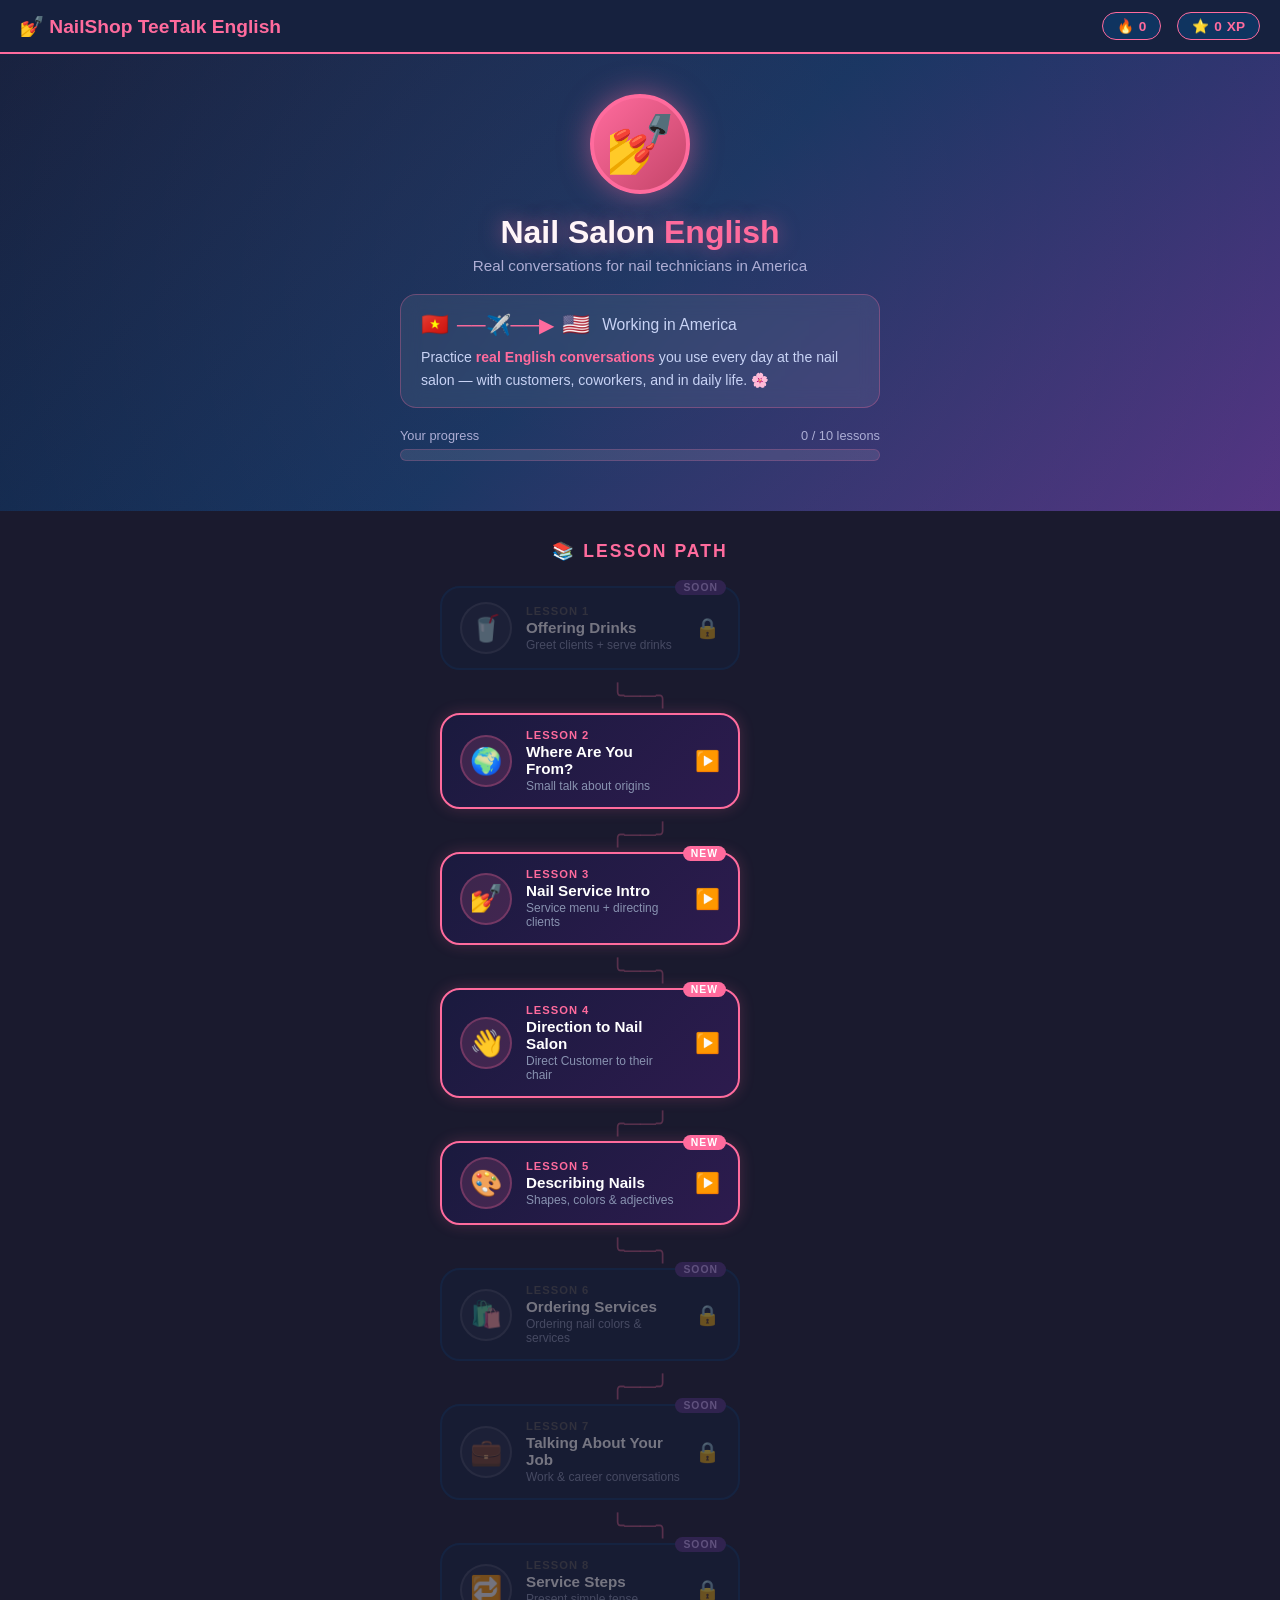
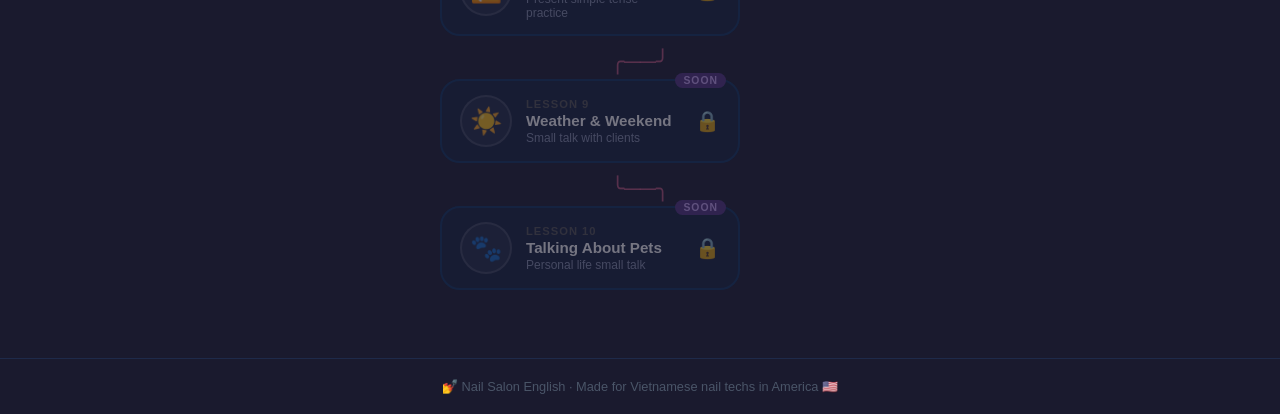
<file: index.html>
<!DOCTYPE html>
<html lang="en">
<head>
  <meta charset="UTF-8" />
  <meta name="viewport" content="width=device-width, initial-scale=1.0"/>
  <title>Nail Salon English – Learn with Linh</title>
  <style>
    * { box-sizing: border-box; margin: 0; padding: 0; }

    body {
      font-family: 'Segoe UI', sans-serif;
      background: #1a1a2e;
      min-height: 100vh;
      color: white;
    }

    /* ── TOP HEADER ── */
    .top-bar {
      background: #16213e;
      padding: 12px 20px;
      display: flex;
      justify-content: space-between;
      align-items: center;
      border-bottom: 2px solid #ff6b9d;
      position: sticky;
      top: 0;
      z-index: 100;
    }

    .top-bar .logo {
      font-size: 1.2em;
      font-weight: 800;
      color: #ff6b9d;
      display: flex;
      align-items: center;
      gap: 8px;
    }

    .top-bar .stats {
      display: flex;
      gap: 16px;
      align-items: center;
    }

    .stat-chip {
      background: #0f3460;
      border: 1px solid #ff6b9d;
      border-radius: 20px;
      padding: 5px 14px;
      font-size: 0.85em;
      font-weight: 700;
      color: #ff6b9d;
      display: flex;
      align-items: center;
      gap: 5px;
    }

    /* ── HERO SECTION ── */
    .hero {
      background: linear-gradient(135deg, #16213e 0%, #0f3460 50%, #533483 100%);
      padding: 40px 20px 50px;
      text-align: center;
      position: relative;
      overflow: hidden;
    }

    .hero::before {
      content: '';
      position: absolute;
      top: -50%;
      left: -50%;
      width: 200%;
      height: 200%;
      background: radial-gradient(circle, rgba(255,107,157,0.08) 0%, transparent 60%);
      animation: pulse 4s ease-in-out infinite;
    }

    @keyframes pulse {
      0%, 100% { transform: scale(1); }
      50% { transform: scale(1.1); }
    }

    .hero .character-wrap {
      position: relative;
      display: inline-block;
      margin-bottom: 16px;
    }

    .hero .avatar-circle {
      width: 100px;
      height: 100px;
      border-radius: 50%;
      background: linear-gradient(135deg, #ff6b9d, #c44569);
      display: flex;
      align-items: center;
      justify-content: center;
      font-size: 55px;
      margin: 0 auto 4px;
      border: 4px solid #ff6b9d;
      box-shadow: 0 0 30px rgba(255,107,157,0.5);
      animation: float 3s ease-in-out infinite;
    }

    @keyframes float {
      0%, 100% { transform: translateY(0); }
      50% { transform: translateY(-8px); }
    }

    .hero h1 {
      font-size: 2em;
      font-weight: 900;
      color: white;
      margin-bottom: 6px;
      text-shadow: 0 0 20px rgba(255,107,157,0.5);
    }

    .hero h1 span {
      color: #ff6b9d;
    }

    .hero .subtitle {
      color: #a8b2d8;
      font-size: 0.95em;
      margin-bottom: 20px;
    }

    /* Story card */
    .story-card {
      background: rgba(255,255,255,0.07);
      border: 1px solid rgba(255,107,157,0.3);
      border-radius: 16px;
      padding: 16px 20px;
      max-width: 480px;
      margin: 0 auto 20px;
      text-align: left;
      backdrop-filter: blur(10px);
    }

    .story-card .flag-row {
      display: flex;
      align-items: center;
      gap: 8px;
      font-size: 1.4em;
      margin-bottom: 8px;
    }

    .story-card .arrow {
      font-size: 0.9em;
      color: #ff6b9d;
    }

    .story-card p {
      font-size: 0.88em;
      color: #c8d3f5;
      line-height: 1.6;
    }

    .story-card strong {
      color: #ff6b9d;
    }

    /* Progress bar in hero */
    .progress-hero {
      max-width: 480px;
      margin: 0 auto;
    }

    .progress-hero .label-row {
      display: flex;
      justify-content: space-between;
      font-size: 0.8em;
      color: #a8b2d8;
      margin-bottom: 6px;
    }

    .progress-track {
      background: rgba(255,255,255,0.1);
      border-radius: 20px;
      height: 12px;
      overflow: hidden;
      border: 1px solid rgba(255,107,157,0.2);
    }

    .progress-fill {
      background: linear-gradient(90deg, #ff6b9d, #c44569);
      height: 100%;
      border-radius: 20px;
      transition: width 0.8s ease;
      box-shadow: 0 0 10px rgba(255,107,157,0.6);
    }

    /* ── PATH / LESSON MAP ── */
    .lessons-container {
      max-width: 520px;
      margin: 0 auto;
      padding: 30px 20px 60px;
    }

    .section-header {
      text-align: center;
      margin-bottom: 24px;
    }

    .section-header h2 {
      font-size: 1.1em;
      color: #ff6b9d;
      font-weight: 700;
      letter-spacing: 2px;
      text-transform: uppercase;
    }

    /* The zigzag path */
    .lesson-path {
      display: flex;
      flex-direction: column;
      gap: 0;
      position: relative;
    }

    .path-row {
      display: flex;
      justify-content: center;
      position: relative;
      margin-bottom: 8px;
    }

    /* Alternate left/right for zigzag */
    .path-row:nth-child(odd) { justify-content: flex-start; padding-left: 40px; }
    .path-row:nth-child(even) { justify-content: flex-end; padding-right: 40px; }

    /* Connector line */
    .connector {
      position: absolute;
      width: 2px;
      height: 40px;
      background: linear-gradient(to bottom, #ff6b9d44, #ff6b9d22);
      left: 50%;
      bottom: -40px;
      z-index: 0;
    }

    /* Lesson Node */
    .lesson-node {
      display: flex;
      align-items: center;
      gap: 14px;
      background: #16213e;
      border: 2px solid #0f3460;
      border-radius: 20px;
      padding: 14px 18px;
      width: 300px;
      max-width: 90vw;
      cursor: pointer;
      text-decoration: none;
      color: white;
      transition: transform 0.2s, border-color 0.2s, box-shadow 0.2s;
      position: relative;
      z-index: 1;
    }

    .lesson-node:hover {
      transform: scale(1.03);
      border-color: #ff6b9d;
      box-shadow: 0 0 20px rgba(255,107,157,0.3);
    }

    /* States */
    .lesson-node.available {
      border-color: #ff6b9d;
      background: linear-gradient(135deg, #1a1a3e, #2d1b4e);
      box-shadow: 0 0 15px rgba(255,107,157,0.2);
    }

    .lesson-node.completed {
      border-color: #4caf50;
      background: linear-gradient(135deg, #1a2e1a, #1b3a1f);
    }

    .lesson-node.locked {
      opacity: 0.4;
      cursor: not-allowed;
      pointer-events: none;
    }

    /* Icon bubble */
    .node-icon {
      width: 52px;
      height: 52px;
      border-radius: 50%;
      background: rgba(255,107,157,0.15);
      border: 2px solid #ff6b9d44;
      display: flex;
      align-items: center;
      justify-content: center;
      font-size: 26px;
      flex-shrink: 0;
    }

    .lesson-node.completed .node-icon {
      background: rgba(76,175,80,0.15);
      border-color: #4caf5088;
    }

    .lesson-node.locked .node-icon {
      background: rgba(255,255,255,0.05);
      border-color: #ffffff22;
    }

    /* Text */
    .node-text { flex: 1; }

    .node-text .lesson-num {
      font-size: 0.7em;
      color: #ff6b9d;
      font-weight: 700;
      text-transform: uppercase;
      letter-spacing: 1px;
      margin-bottom: 2px;
    }

    .lesson-node.completed .node-text .lesson-num { color: #66bb6a; }
    .lesson-node.locked .node-text .lesson-num { color: #555; }

    .node-text h3 {
      font-size: 0.95em;
      font-weight: 700;
      color: white;
      margin-bottom: 2px;
    }

    .node-text p {
      font-size: 0.75em;
      color: #8892b0;
    }

    /* Status icon on right */
    .node-status {
      font-size: 20px;
      flex-shrink: 0;
    }

    /* "Coming Soon" badge */
    .coming-badge {
      position: absolute;
      top: -8px;
      right: 12px;
      background: #533483;
      color: #cba6f7;
      font-size: 0.65em;
      font-weight: 700;
      padding: 2px 8px;
      border-radius: 10px;
      text-transform: uppercase;
      letter-spacing: 1px;
    }

    /* NEW badge */
    .new-badge {
      position: absolute;
      top: -8px;
      right: 12px;
      background: #ff6b9d;
      color: white;
      font-size: 0.65em;
      font-weight: 700;
      padding: 2px 8px;
      border-radius: 10px;
      text-transform: uppercase;
      letter-spacing: 1px;
    }

    /* Zigzag path line */
    .path-divider {
      display: flex;
      justify-content: center;
      align-items: center;
      height: 35px;
      color: #ff6b9d44;
      font-size: 1.4em;
    }

    /* ── FOOTER ── */
    footer {
      text-align: center;
      padding: 20px;
      color: #4a5568;
      font-size: 0.8em;
      border-top: 1px solid #1e2a4a;
    }

    /* Mobile */
    @media (max-width: 480px) {
      .path-row:nth-child(odd) { justify-content: center; padding-left: 0; }
      .path-row:nth-child(even) { justify-content: center; padding-right: 0; }
      .top-bar .stats { gap: 8px; }
      .stat-chip { padding: 4px 10px; font-size: 0.75em; }
    }
  </style>
</head>
<body>

  <!-- TOP BAR -->
  <div class="top-bar">
<div class="logo">💅 NailShop TeeTalk English</div>
    <div class="stats">
      <div class="stat-chip">🔥 <span id="streak">0</span></div>
      <div class="stat-chip">⭐ <span id="xp">0</span> XP</div>
    </div>
  </div>

  <!-- HERO -->
  <div class="hero">
    <div class="character-wrap">
      <div class="avatar-circle">💅</div>
    </div>
    <h1>Nail Salon <span>English</span></h1>
    <p class="subtitle">Real conversations for nail technicians in America</p>

    <div class="story-card">
      <div class="flag-row">
        <span>🇻🇳</span>
        <span class="arrow">──✈️──▶</span>
        <span>🇺🇸</span>
        <span style="font-size:0.7em; color:#c8d3f5; margin-left:4px;">Working in America</span>
      </div>
      <p>
        Practice <strong>real English conversations</strong> you use 
        every day at the nail salon — with customers, coworkers, 
        and in daily life. 🌸
      </p>
    </div>

    <div class="progress-hero">
      <div class="label-row">
        <span>Your progress</span>
        <span id="progress-text">0 / 10 lessons</span>
      </div>
      <div class="progress-track">
        <div class="progress-fill" id="progress-fill" style="width:0%"></div>
      </div>
    </div>
  </div>

  <!-- LESSON PATH -->
  <div class="lessons-container">
    <div class="section-header">
      <h2>📚 Lesson Path</h2>
    </div>

    <div class="lesson-path" id="lesson-path">
      <!-- Rendered by JS -->
    </div>
  </div>

  <footer>
    💅 Nail Salon English · Made for Vietnamese nail techs in America 🇺🇸
  </footer>

<script>
  // ── LESSON DATA ──────────────────────────────────────────────────
  const lessons = [
    {
      id: 1,
      icon: "🥤",
      title: "Offering Drinks",
      sub: "Greet clients + serve drinks",
      url: "lesson1/index.html",
      status: "coming" // change to "available" when ready
    },
    {
      id: 2,
      icon: "🌍",
      title: "Where Are You From?",
      sub: "Small talk about origins",
      url: "lesson2/index.html",
      status: "available"
    },
    {
      id: 3,
      icon: "💅",
      title: "Nail Service Intro",
      sub: "Service menu + directing clients",
      url: "lesson3/index.html",
      status: "available", // ← YOUR EXISTING GAME
      badge: "new"
    },
    {
      id: 4,
      icon: "👋",
      title: "Direction to Nail Salon",
      sub: "Direct Customer to their chair",
      url: "lesson4/index.html",
      status: "available",
      badge: "new"
    },
    {
      id: 5,
      icon: "🎨",
      title: "Describing Nails",
      sub: "Shapes, colors & adjectives",
      url: "lesson5/index.html",
      status: "available",
       badge: "new"
    },
    {
      id: 6,
      icon: "🛍️",
      title: "Ordering Services",
      sub: "Ordering nail colors & services",
      url: "lesson6/index.html",
      status: "coming"
    },
    {
      id: 7,
      icon: "💼",
      title: "Talking About Your Job",
      sub: "Work & career conversations",
      url: "lesson7/index.html",
      status: "coming"
    },
    {
      id: 8,
      icon: "🔁",
      title: "Service Steps",
      sub: "Present simple tense practice",
      url: "lesson8/index.html",
      status: "coming"
    },
    {
      id: 9,
      icon: "☀️",
      title: "Weather & Weekend",
      sub: "Small talk with clients",
      url: "lesson9/index.html",
      status: "coming"
    },
    {
      id: 10,
      icon: "🐾",
      title: "Talking About Pets",
      sub: "Personal life small talk",
      url: "lesson10/index.html",
      status: "coming"
    }
  ];

  // ── LOAD SAVED PROGRESS ──────────────────────────────────────────
  function getCompleted() {
    return JSON.parse(localStorage.getItem('nailCompleted') || '[]');
  }

  // ── RENDER LESSON PATH ───────────────────────────────────────────
  function renderPath() {
    const completed = getCompleted();
    const path = document.getElementById('lesson-path');
    path.innerHTML = '';

    lessons.forEach((lesson, index) => {
      const isDone = completed.includes(lesson.id);
      const isAvailable = lesson.status === 'available' || isDone;
      const isLocked = lesson.status === 'coming' && !isDone;

      // Determine final state class
      let stateClass = 'locked';
      if (isDone) stateClass = 'completed';
      else if (isAvailable) stateClass = 'available';

      // Status icon
      let statusIcon = '🔒';
      if (isDone) statusIcon = '✅';
      else if (isAvailable) statusIcon = '▶️';

      // Badge HTML
      let badgeHTML = '';
      if (lesson.badge === 'new' && !isDone) {
        badgeHTML = `<div class="new-badge">NEW</div>`;
      } else if (isLocked) {
        badgeHTML = `<div class="coming-badge">Soon</div>`;
      }

      // Wrap in link or div
      const tag = isAvailable ? 'a' : 'div';
      const hrefAttr = isAvailable ? `href="${lesson.url}"` : '';

      const rowDiv = document.createElement('div');
      rowDiv.className = 'path-row';
      rowDiv.innerHTML = `
        <${tag} ${hrefAttr} class="lesson-node ${stateClass}">
          ${badgeHTML}
          <div class="node-icon">${lesson.icon}</div>
          <div class="node-text">
            <div class="lesson-num">Lesson ${lesson.id}</div>
            <h3>${lesson.title}</h3>
            <p>${lesson.sub}</p>
          </div>
          <div class="node-status">${statusIcon}</div>
        </${tag}>
      `;

      path.appendChild(rowDiv);

      // Add path divider between cards
      if (index < lessons.length - 1) {
        const divider = document.createElement('div');
        divider.className = 'path-divider';
        divider.innerHTML = index % 2 === 0 ? '╰──╮' : '╭──╯';
        path.appendChild(divider);
      }
    });
  }

  // ── UPDATE STATS ─────────────────────────────────────────────────
  function updateStats() {
    const completed = getCompleted();
    const xp = parseInt(localStorage.getItem('nailXP') || '0');
    const streak = parseInt(localStorage.getItem('nailStreak') || '0');
    const count = completed.length;

    document.getElementById('xp').textContent = xp;
    document.getElementById('streak').textContent = streak;
    document.getElementById('progress-text').textContent = `${count} / 10 lessons`;
    document.getElementById('progress-fill').style.width = (count / 10 * 100) + '%';
  }

  // ── INIT ──────────────────────────────────────────────────────────
  renderPath();
  updateStats();
</script>
</body>
</html>
</file>
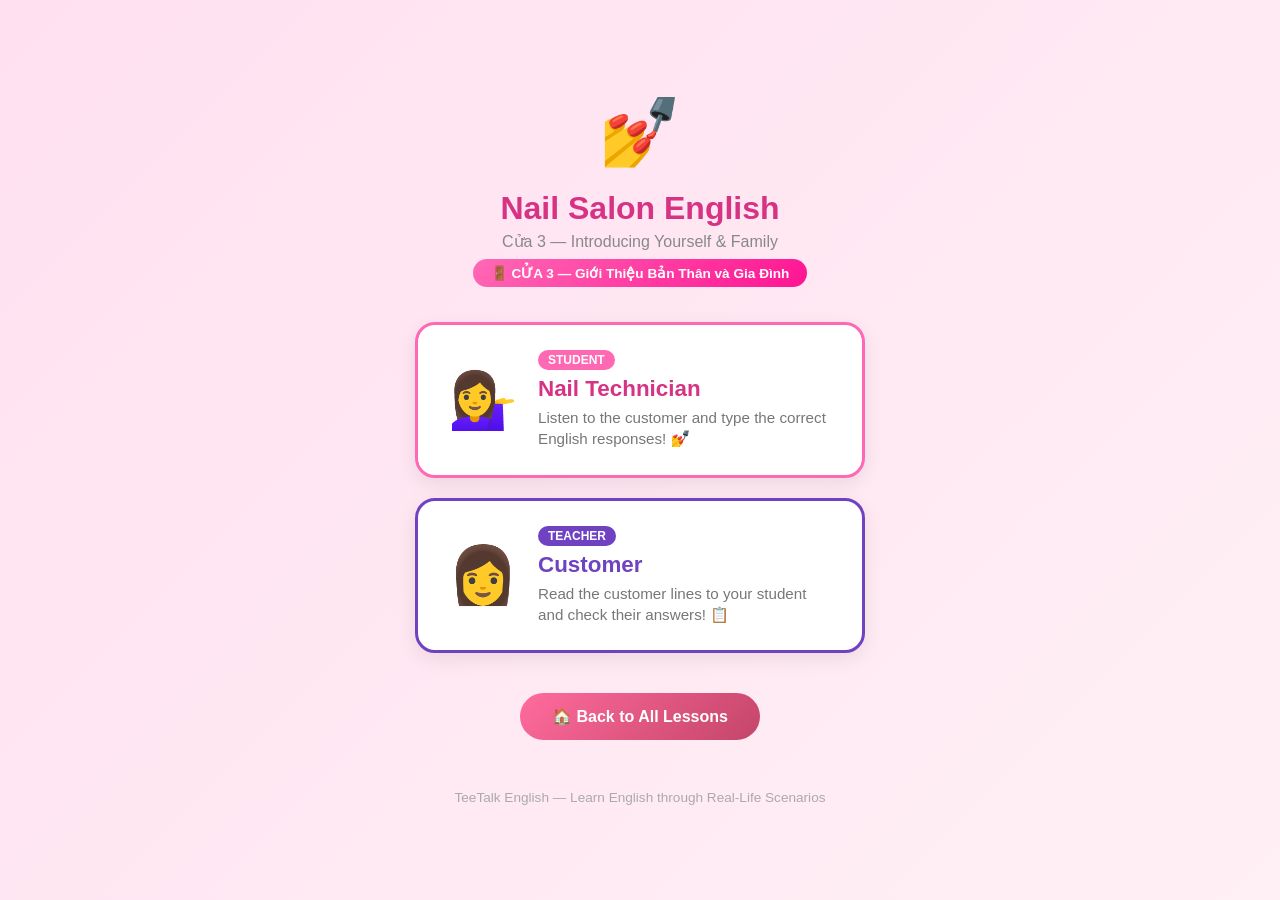
<file: lesson3/index.html>
<!DOCTYPE html>
<html lang="en">
<head>
    <meta charset="UTF-8">
    <meta name="viewport" content="width=device-width, initial-scale=1.0">
    <title>💅 Nail Salon English — Cửa 3</title>
    <style>
        * { box-sizing: border-box; margin: 0; padding: 0; }
        body {
            font-family: 'Segoe UI', sans-serif;
            background: linear-gradient(135deg, #ffe0f0, #fff0f5);
            min-height: 100vh;
            display: flex; flex-direction: column;
            align-items: center; justify-content: center;
            padding: 20px;
        }
        .container { text-align: center; max-width: 600px; width: 100%; }
        h1 { font-size: 2rem; color: #d63384; margin-bottom: 5px; }
        .subtitle { font-size: 1rem; color: #888; margin-bottom: 8px; }
        .topic-badge {
            display: inline-block; background: linear-gradient(135deg, #ff69b4, #ff1493);
            color: white; padding: 6px 18px; border-radius: 20px;
            font-size: 0.85rem; font-weight: bold; margin-bottom: 35px;
        }
        .emoji-header { font-size: 4rem; margin-bottom: 20px; }
        .role-cards { display: flex; flex-direction: column; gap: 20px; align-items: center; }
        .role-card {
            display: flex; align-items: center; gap: 20px;
            background: white; border-radius: 20px; padding: 25px 30px;
            width: 100%; max-width: 450px; text-decoration: none; color: inherit;
            box-shadow: 0 6px 20px rgba(0,0,0,0.08);
            transition: transform 0.3s, box-shadow 0.3s;
            border: 3px solid transparent;
        }
        .role-card:hover { transform: translateY(-5px); box-shadow: 0 12px 30px rgba(0,0,0,0.15); }
        .role-card.student { border-color: #ff69b4; }
        .role-card.student:hover { background: linear-gradient(135deg, #fff0f5, #ffe0f0); }
        .role-card.teacher { border-color: #6f42c1; }
        .role-card.teacher:hover { background: linear-gradient(135deg, #f3e8ff, #ede0ff); }
        .role-icon { font-size: 3.5rem; flex-shrink: 0; }
        .role-info { text-align: left; }
        .role-info h2 { font-size: 1.4rem; margin-bottom: 5px; }
        .role-card.student .role-info h2 { color: #d63384; }
        .role-card.teacher .role-info h2 { color: #6f42c1; }
        .role-info p { font-size: 0.95rem; color: #777; line-height: 1.4; }
        .role-badge {
            display: inline-block; font-size: 0.75rem; font-weight: bold;
            padding: 3px 10px; border-radius: 20px; margin-bottom: 6px; color: white;
        }
        .role-card.student .role-badge { background: #ff69b4; }
        .role-card.teacher .role-badge { background: #6f42c1; }
        .footer { margin-top: 50px; font-size: 0.85rem; color: #aaa; }
    </style>
</head>
<body>
    <div class="container">
        <div class="emoji-header">💅</div>
        <h1>Nail Salon English</h1>
        <p class="subtitle">Cửa 3 — Introducing Yourself & Family</p>
        <div class="topic-badge">🚪 CỬA 3 — Giới Thiệu Bản Thân và Gia Đình</div>
        <div class="role-cards">
            <a href="student.html" class="role-card student">
                <div class="role-icon">💁‍♀️</div>
                <div class="role-info">
                    <span class="role-badge">STUDENT</span>
                    <h2>Nail Technician</h2>
                    <p>Listen to the customer and type the correct English responses! 💅</p>
                </div>
            </a>
            <a href="teacher.html" class="role-card teacher">
                <div class="role-icon">👩</div>
                <div class="role-info">
                    <span class="role-badge">TEACHER</span>
                    <h2>Customer</h2>
                    <p>Read the customer lines to your student and check their answers! 📋</p>
                </div>
            </a>
            <a href="../index.html" style="
  display:inline-block;
  margin-top:20px;
  background: linear-gradient(135deg, #ff6b9d, #c44569);
  color:white;
  padding:14px 32px;
  border-radius:30px;
  text-decoration:none;
  font-weight:700;
  font-size:1em;
">🏠 Back to All Lessons</a>
        </div>
        <p class="footer">TeeTalk English — Learn English through Real-Life Scenarios</p>
    </div>
</body>
</html>
</file>
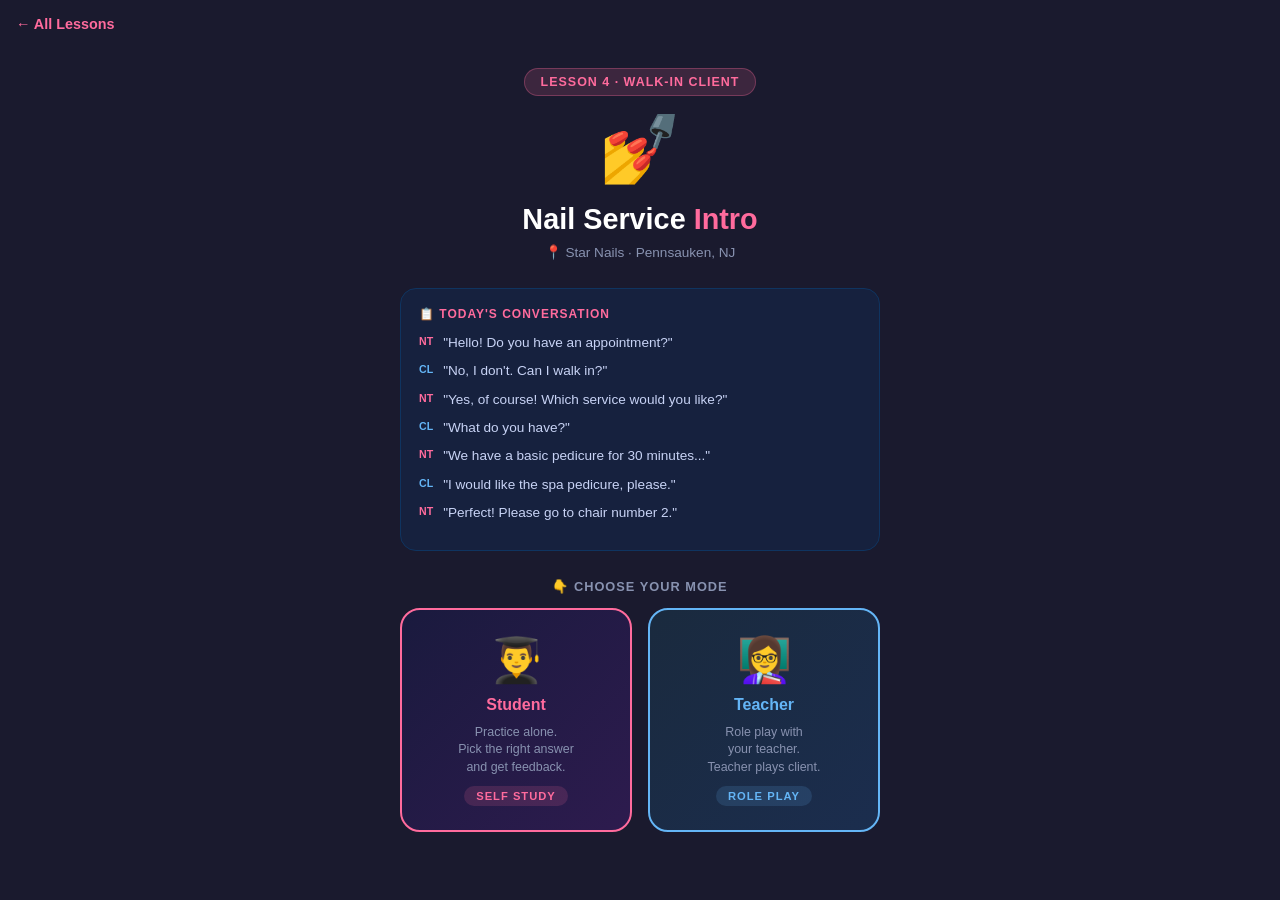
<file: lesson4/index.html>
<!DOCTYPE html>
<html lang="en">
<head>
  <meta charset="UTF-8"/>
  <meta name="viewport" content="width=device-width, initial-scale=1.0"/>
  <title>Lesson 4 – Walk-In Client | TeeTalk English</title>
  <style>
    * { box-sizing: border-box; margin: 0; padding: 0; }

    body {
      font-family: 'Segoe UI', sans-serif;
      background: #1a1a2e;
      min-height: 100vh;
      display: flex;
      flex-direction: column;
      align-items: center;
      justify-content: center;
      padding: 24px;
      color: white;
    }

    .back-btn {
      position: fixed;
      top: 16px;
      left: 16px;
      color: #ff6b9d;
      text-decoration: none;
      font-size: 0.9em;
      font-weight: 700;
      display: flex;
      align-items: center;
      gap: 6px;
    }

    .back-btn:hover { opacity: 0.7; }

    .lesson-badge {
      background: rgba(255,107,157,0.15);
      border: 1px solid rgba(255,107,157,0.3);
      border-radius: 20px;
      padding: 6px 16px;
      font-size: 0.78em;
      color: #ff6b9d;
      font-weight: 700;
      text-transform: uppercase;
      letter-spacing: 1px;
      margin-bottom: 16px;
    }

    .scene-icon { font-size: 64px; margin-bottom: 16px; }

    h1 {
      font-size: 1.8em;
      font-weight: 900;
      margin-bottom: 8px;
      text-align: center;
    }

    h1 span { color: #ff6b9d; }

    .location {
      font-size: 0.85em;
      color: #8892b0;
      margin-bottom: 8px;
      display: flex;
      align-items: center;
      gap: 6px;
    }

    /* Conversation preview */
    .preview-box {
      background: #16213e;
      border: 1px solid #0f3460;
      border-radius: 16px;
      padding: 18px;
      width: 100%;
      max-width: 480px;
      margin: 20px 0 28px;
      text-align: left;
    }

    .preview-box h3 {
      font-size: 0.75em;
      color: #ff6b9d;
      text-transform: uppercase;
      letter-spacing: 1px;
      font-weight: 700;
      margin-bottom: 12px;
    }

    .preview-line {
      display: flex;
      gap: 10px;
      margin-bottom: 8px;
      font-size: 0.85em;
      align-items: flex-start;
    }

    .preview-line .who {
      flex-shrink: 0;
      font-weight: 700;
      font-size: 0.78em;
      text-transform: uppercase;
      padding-top: 2px;
    }

    .preview-line .who.nt { color: #ff6b9d; }
    .preview-line .who.cl { color: #64b5f6; }
    .preview-line .said { color: #c8d3f5; line-height: 1.5; }

    /* Mode cards */
    .mode-title {
      font-size: 0.8em;
      color: #8892b0;
      text-transform: uppercase;
      letter-spacing: 1px;
      margin-bottom: 14px;
      font-weight: 700;
    }

    .mode-cards {
      display: flex;
      gap: 16px;
      width: 100%;
      max-width: 480px;
      flex-wrap: wrap;
    }

    .mode-card {
      flex: 1;
      min-width: 180px;
      background: #16213e;
      border: 2px solid #0f3460;
      border-radius: 20px;
      padding: 24px 18px;
      text-align: center;
      text-decoration: none;
      color: white;
      cursor: pointer;
      transition: transform 0.2s, border-color 0.2s, box-shadow 0.2s;
      display: flex;
      flex-direction: column;
      align-items: center;
      gap: 10px;
    }

    .mode-card:hover {
      transform: translateY(-4px);
    }

    .mode-card.student {
      border-color: #ff6b9d;
      background: linear-gradient(135deg, #1a1a3e, #2d1b4e);
    }

    .mode-card.student:hover {
      box-shadow: 0 8px 25px rgba(255,107,157,0.3);
      border-color: #ff6b9d;
    }

    .mode-card.teacher {
      border-color: #64b5f6;
      background: linear-gradient(135deg, #1a2a3e, #1b2d4e);
    }

    .mode-card.teacher:hover {
      box-shadow: 0 8px 25px rgba(100,181,246,0.3);
      border-color: #64b5f6;
    }

    .mode-card .mode-icon { font-size: 44px; }

    .mode-card .mode-name {
      font-size: 1em;
      font-weight: 800;
    }

    .mode-card.student .mode-name { color: #ff6b9d; }
    .mode-card.teacher .mode-name { color: #64b5f6; }

    .mode-card .mode-desc {
      font-size: 0.78em;
      color: #8892b0;
      line-height: 1.4;
    }

    .mode-card .mode-tag {
      font-size: 0.7em;
      font-weight: 700;
      padding: 4px 12px;
      border-radius: 20px;
      text-transform: uppercase;
      letter-spacing: 1px;
    }

    .mode-card.student .mode-tag {
      background: rgba(255,107,157,0.15);
      color: #ff6b9d;
    }

    .mode-card.teacher .mode-tag {
      background: rgba(100,181,246,0.15);
      color: #64b5f6;
    }

    @media (max-width: 400px) {
      .mode-cards { flex-direction: column; }
    }
  </style>
</head>
<body>

  <a href="../index.html" class="back-btn">← All Lessons</a>

  <div class="lesson-badge">Lesson 4 · Walk-In Client</div>
  <div class="scene-icon">💅</div>
  <h1>Nail Service <span>Intro</span></h1>
  <div class="location">📍 Star Nails · Pennsauken, NJ</div>

  <!-- Preview of the conversation -->
  <div class="preview-box">
    <h3>📋 Today's Conversation</h3>
    <div class="preview-line">
      <span class="who nt">NT</span>
      <span class="said">"Hello! Do you have an appointment?"</span>
    </div>
    <div class="preview-line">
      <span class="who cl">CL</span>
      <span class="said">"No, I don't. Can I walk in?"</span>
    </div>
    <div class="preview-line">
      <span class="who nt">NT</span>
      <span class="said">"Yes, of course! Which service would you like?"</span>
    </div>
    <div class="preview-line">
      <span class="who cl">CL</span>
      <span class="said">"What do you have?"</span>
    </div>
    <div class="preview-line">
      <span class="who nt">NT</span>
      <span class="said">"We have a basic pedicure for 30 minutes..."</span>
    </div>
    <div class="preview-line">
      <span class="who cl">CL</span>
      <span class="said">"I would like the spa pedicure, please."</span>
    </div>
    <div class="preview-line">
      <span class="who nt">NT</span>
      <span class="said">"Perfect! Please go to chair number 2."</span>
    </div>
  </div>

  <div class="mode-title">👇 Choose your mode</div>

  <div class="mode-cards">

    <!-- STUDENT MODE -->
    <a href="student.html" class="mode-card student">
      <div class="mode-icon">👨‍🎓</div>
      <div class="mode-name">Student</div>
      <div class="mode-desc">
        Practice alone.<br>
        Pick the right answer<br>
        and get feedback.
      </div>
      <div class="mode-tag">Self Study</div>
    </a>

    <!-- TEACHER MODE -->
    <a href="teacher.html" class="mode-card teacher">
      <div class="mode-icon">👩‍🏫</div>
      <div class="mode-name">Teacher</div>
      <div class="mode-desc">
        Role play with<br>
        your teacher.<br>
        Teacher plays client.
      </div>
      <div class="mode-tag">Role Play</div>
    </a>

  </div>

</body>
</html>
</file>
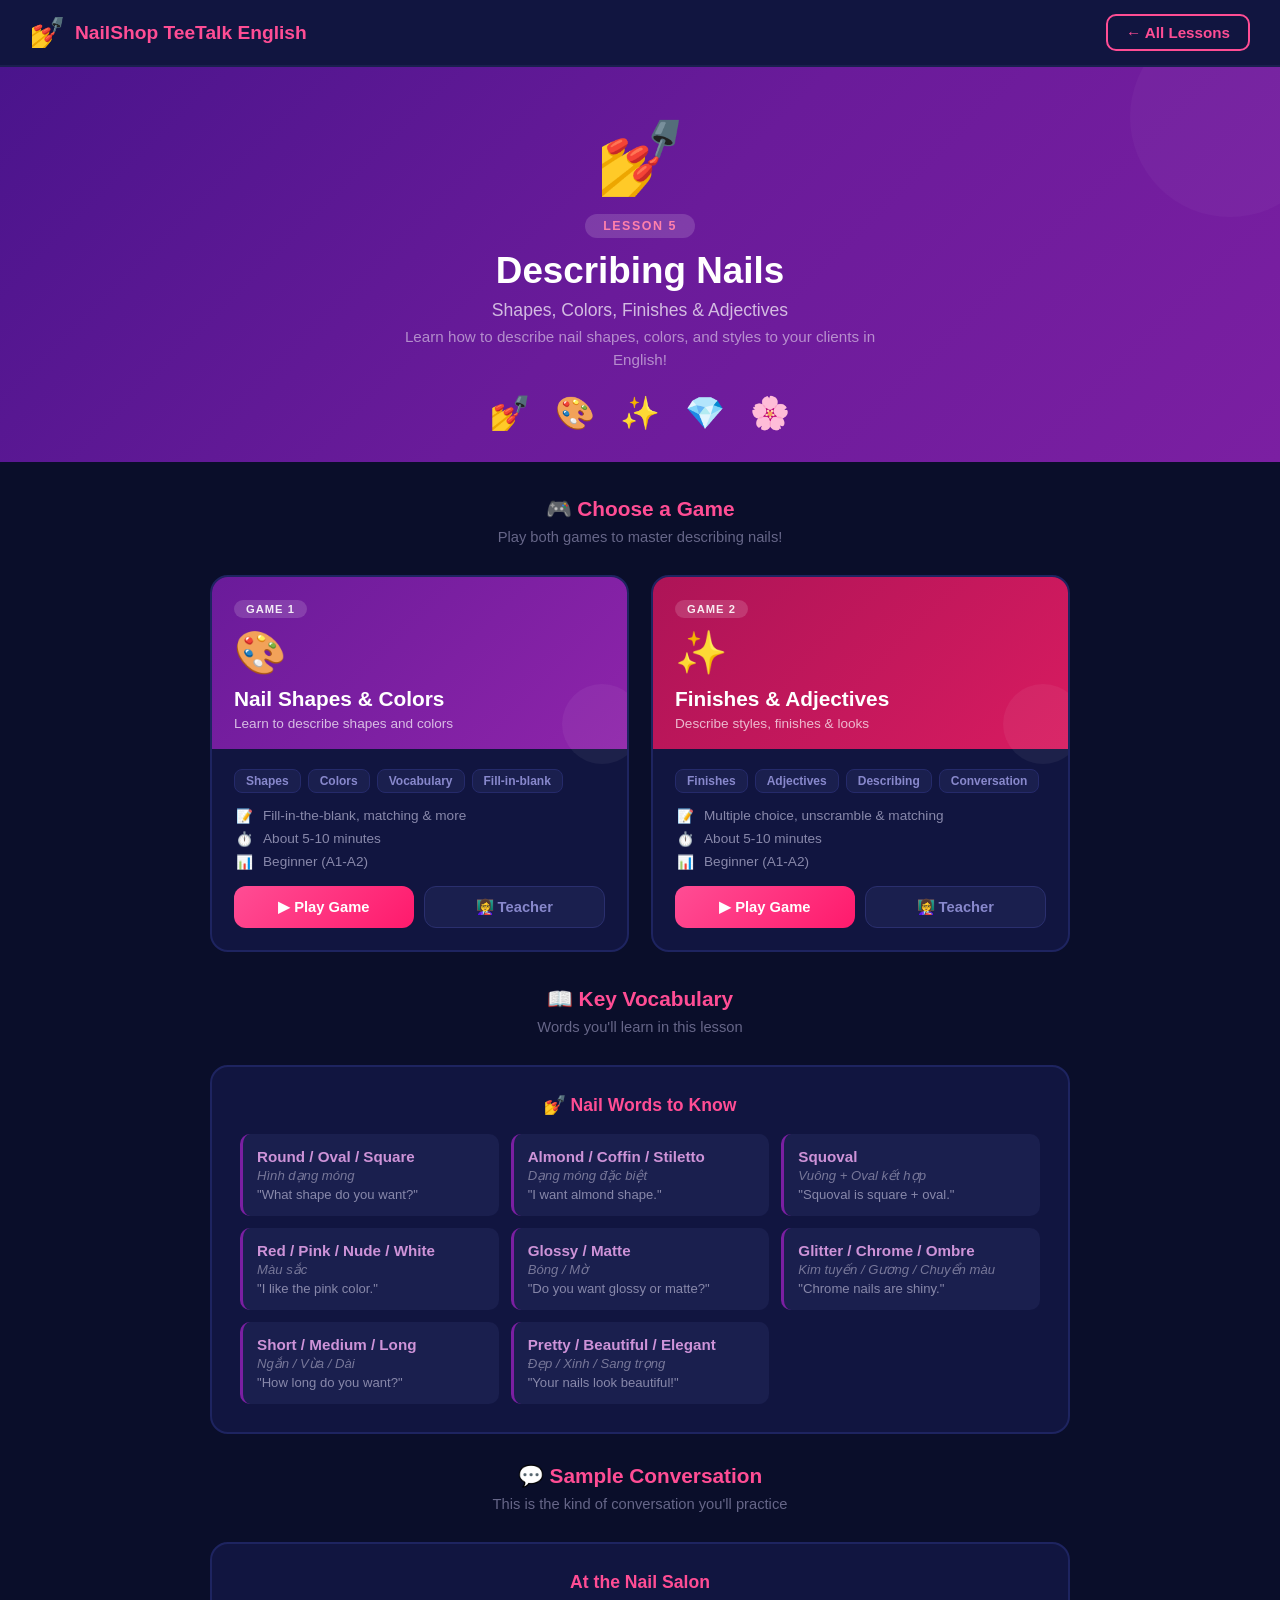
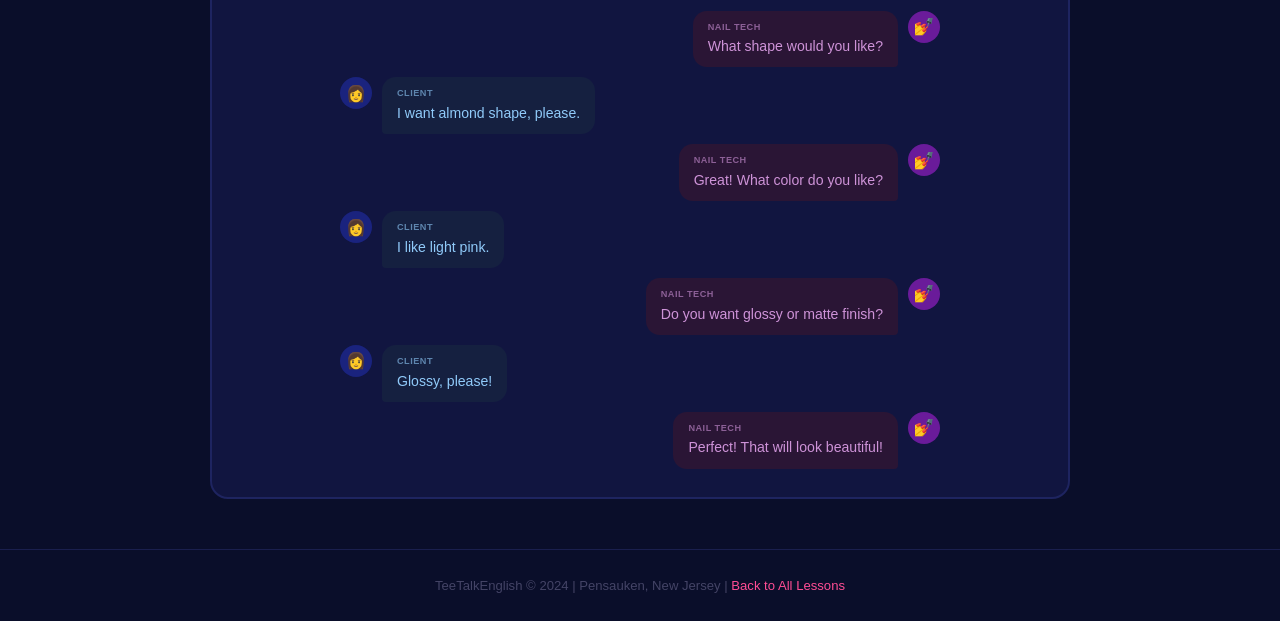
<file: lesson5/index.html>
<!DOCTYPE html>
<html lang="en">
<head>
    <meta charset="UTF-8">
    <meta name="viewport" content="width=device-width, initial-scale=1.0">
    <title>Lesson 5 - Describing Nails | TeeTalkEnglish</title>
    <style>
        * { margin: 0; padding: 0; box-sizing: border-box; }

        body {
            font-family: 'Segoe UI', Tahoma, Geneva, Verdana, sans-serif;
            background: #0a0e2a;
            min-height: 100vh;
            color: #e0e0e0;
        }

        /* NAVBAR */
        .navbar {
            background: #111540;
            padding: 14px 30px;
            display: flex;
            align-items: center;
            justify-content: space-between;
            border-bottom: 2px solid #1a1f4e;
            position: sticky;
            top: 0;
            z-index: 100;
        }

        .navbar .logo {
            display: flex;
            align-items: center;
            gap: 10px;
            text-decoration: none;
        }

        .navbar .logo-icon { font-size: 28px; }

        .navbar .logo-text {
            font-size: 1.2em;
            font-weight: 700;
            color: #ff4d94;
        }

        .navbar .back-link {
            text-decoration: none;
            color: #ff4d94;
            font-weight: 600;
            font-size: 0.95em;
            padding: 8px 18px;
            border: 2px solid #ff4d94;
            border-radius: 10px;
            transition: all 0.3s;
        }

        .navbar .back-link:hover {
            background: #ff4d94;
            color: white;
        }

        /* HERO */
        .hero {
            text-align: center;
            padding: 50px 20px 30px;
            background: linear-gradient(135deg, #4a148c 0%, #6a1b9a 50%, #7b1fa2 100%);
            position: relative;
            overflow: hidden;
        }

        .hero::after {
            content: '';
            position: absolute;
            top: -50px;
            right: -50px;
            width: 200px;
            height: 200px;
            border-radius: 50%;
            background: rgba(255,255,255,0.03);
        }

        .hero-emoji { font-size: 70px; margin-bottom: 15px; display: block; }

        .hero-badge {
            display: inline-block;
            background: rgba(255,255,255,0.15);
            color: #ff80ab;
            padding: 5px 18px;
            border-radius: 18px;
            font-size: 0.78em;
            font-weight: 700;
            letter-spacing: 1.5px;
            text-transform: uppercase;
            margin-bottom: 12px;
        }

        .hero h1 {
            font-size: 2.3em;
            color: white;
            margin-bottom: 8px;
        }

        .hero .sub {
            font-size: 1.1em;
            color: rgba(255,255,255,0.7);
            margin-bottom: 5px;
        }

        .hero .desc {
            font-size: 0.95em;
            color: rgba(255,255,255,0.5);
            max-width: 500px;
            margin: 0 auto;
            line-height: 1.5;
        }

        .hero-icons {
            display: flex;
            justify-content: center;
            gap: 25px;
            margin-top: 22px;
            font-size: 2em;
        }

        .hero-icons span {
            animation: float 3s ease-in-out infinite;
            display: inline-block;
        }

        .hero-icons span:nth-child(1) { animation-delay: 0s; }
        .hero-icons span:nth-child(2) { animation-delay: 0.3s; }
        .hero-icons span:nth-child(3) { animation-delay: 0.6s; }
        .hero-icons span:nth-child(4) { animation-delay: 0.9s; }
        .hero-icons span:nth-child(5) { animation-delay: 1.2s; }

        @keyframes float {
            0%, 100% { transform: translateY(0); }
            50% { transform: translateY(-10px); }
        }

        /* CONTENT */
        .content {
            max-width: 900px;
            margin: 0 auto;
            padding: 35px 20px 50px;
        }

        .section-title {
            text-align: center;
            font-size: 1.3em;
            color: #ff4d94;
            margin-bottom: 8px;
            font-weight: 700;
        }

        .section-sub {
            text-align: center;
            font-size: 0.92em;
            color: #666688;
            margin-bottom: 30px;
        }

        /* GAME CARDS */
        .games-grid {
            display: grid;
            grid-template-columns: repeat(auto-fit, minmax(350px, 1fr));
            gap: 22px;
        }

        .game-card {
            background: #111540;
            border: 2px solid #1e2460;
            border-radius: 18px;
            overflow: hidden;
            transition: all 0.3s ease;
        }

        .game-card:hover {
            border-color: #ff4d94;
            transform: translateY(-4px);
            box-shadow: 0 10px 35px rgba(255, 77, 148, 0.12);
        }

        .card-banner {
            padding: 22px 22px 18px;
            position: relative;
        }

        .game-card:nth-child(1) .card-banner {
            background: linear-gradient(135deg, #6a1b9a, #8e24aa);
        }

        .game-card:nth-child(2) .card-banner {
            background: linear-gradient(135deg, #ad1457, #d81b60);
        }

        .card-banner::after {
            content: '';
            position: absolute;
            bottom: -15px;
            right: -15px;
            width: 80px;
            height: 80px;
            border-radius: 50%;
            background: rgba(255,255,255,0.05);
        }

        .game-tag {
            display: inline-block;
            background: rgba(255,255,255,0.15);
            color: rgba(255,255,255,0.9);
            padding: 3px 12px;
            border-radius: 12px;
            font-size: 0.7em;
            font-weight: 700;
            letter-spacing: 1px;
            text-transform: uppercase;
            margin-bottom: 10px;
        }

        .card-banner .card-emoji {
            font-size: 42px;
            display: block;
            margin-bottom: 10px;
        }

        .card-banner h3 {
            color: white;
            font-size: 1.3em;
            margin-bottom: 5px;
        }

        .card-banner .card-tagline {
            color: rgba(255,255,255,0.7);
            font-size: 0.85em;
        }

        .card-body {
            padding: 20px 22px 22px;
        }

        /* Skill Chips */
        .skills {
            display: flex;
            flex-wrap: wrap;
            gap: 7px;
            margin-bottom: 15px;
        }

        .skill {
            background: #1a1f4e;
            color: #8888cc;
            padding: 4px 11px;
            border-radius: 8px;
            font-size: 0.75em;
            font-weight: 600;
            border: 1px solid #252a6a;
        }

        /* Details */
        .details {
            display: flex;
            flex-direction: column;
            gap: 7px;
            margin-bottom: 16px;
        }

        .detail {
            display: flex;
            align-items: center;
            gap: 9px;
            font-size: 0.85em;
            color: #8888aa;
        }

        .detail-icon { font-size: 1em; width: 20px; text-align: center; }

        /* Buttons */
        .card-btns {
            display: flex;
            gap: 10px;
        }

        .cbtn {
            flex: 1;
            padding: 11px 14px;
            border: none;
            border-radius: 12px;
            font-size: 0.92em;
            font-weight: 700;
            cursor: pointer;
            text-decoration: none;
            text-align: center;
            display: flex;
            align-items: center;
            justify-content: center;
            gap: 6px;
            transition: all 0.2s;
        }

        .cbtn-play {
            background: linear-gradient(135deg, #ff4d94, #ff1a6c);
            color: white;
        }

        .cbtn-play:hover {
            transform: scale(1.02);
            box-shadow: 0 5px 18px rgba(255, 77, 148, 0.3);
        }

        .cbtn-teacher {
            background: #1a1f4e;
            color: #8888cc;
            border: 1px solid #2a2f6e;
        }

        .cbtn-teacher:hover {
            background: #222870;
            color: #aaaaee;
        }

        /* VOCAB PREVIEW */
        .vocab-section {
            margin-top: 35px;
        }

        .vocab-box {
            background: #111540;
            border: 2px solid #1e2460;
            border-radius: 18px;
            padding: 28px;
        }

        .vocab-box h3 {
            color: #ff4d94;
            font-size: 1.1em;
            margin-bottom: 18px;
            text-align: center;
        }

        .vocab-grid {
            display: grid;
            grid-template-columns: repeat(auto-fit, minmax(200px, 1fr));
            gap: 12px;
        }

        .vocab-item {
            background: #1a1f4e;
            border-radius: 10px;
            padding: 14px;
            border-left: 3px solid #7b1fa2;
        }

        .vocab-eng {
            font-weight: 700;
            color: #ce93d8;
            font-size: 0.95em;
            margin-bottom: 3px;
        }

        .vocab-vn {
            color: #777799;
            font-size: 0.82em;
            font-style: italic;
        }

        .vocab-ex {
            color: #8888aa;
            font-size: 0.82em;
            margin-top: 4px;
        }

        /* DIALOG PREVIEW */
        .dialog-section {
            margin-top: 30px;
        }

        .dialog-box {
            background: #111540;
            border: 2px solid #1e2460;
            border-radius: 18px;
            padding: 28px;
        }

        .dialog-box h3 {
            color: #ff4d94;
            font-size: 1.1em;
            margin-bottom: 18px;
            text-align: center;
        }

        .dialog-lines {
            display: flex;
            flex-direction: column;
            gap: 10px;
            max-width: 600px;
            margin: 0 auto;
        }

        .d-line {
            display: flex;
            align-items: flex-start;
            gap: 10px;
        }

        .d-line.tech { justify-content: flex-end; }
        .d-line.client { justify-content: flex-start; }

        .d-avatar {
            width: 32px;
            height: 32px;
            border-radius: 50%;
            display: flex;
            align-items: center;
            justify-content: center;
            font-size: 16px;
            flex-shrink: 0;
        }

        .d-line.tech .d-avatar { background: #6a1b9a; order: 2; }
        .d-line.client .d-avatar { background: #1a237e; }

        .d-bubble {
            max-width: 75%;
            padding: 10px 15px;
            border-radius: 14px;
            font-size: 0.88em;
            line-height: 1.5;
        }

        .d-line.tech .d-bubble {
            background: #2a1535;
            color: #ce93d8;
            border-bottom-right-radius: 4px;
        }

        .d-line.client .d-bubble {
            background: #152040;
            color: #90caf9;
            border-bottom-left-radius: 4px;
        }

        .d-speaker {
            font-size: 0.65em;
            font-weight: 700;
            text-transform: uppercase;
            letter-spacing: 0.5px;
            margin-bottom: 2px;
            display: block;
            opacity: 0.6;
        }

        /* FOOTER */
        footer {
            text-align: center;
            padding: 28px 20px;
            color: #444466;
            font-size: 0.82em;
            border-top: 1px solid #1a1f4e;
        }

        footer a { color: #ff4d94; text-decoration: none; }
        footer a:hover { text-decoration: underline; }

        /* RESPONSIVE */
        @media (max-width: 480px) {
            .hero h1 { font-size: 1.7em; }
            .games-grid { grid-template-columns: 1fr; }
            .card-btns { flex-direction: column; }
            .hero-icons { font-size: 1.6em; gap: 15px; }
            .d-bubble { max-width: 85%; }
            .vocab-grid { grid-template-columns: 1fr; }
        }
    </style>
</head>
<body>

    <!-- NAVBAR -->
    <nav class="navbar">
        <a href="../index.html" class="logo">
            <span class="logo-icon">💅</span>
            <span class="logo-text">NailShop TeeTalk English</span>
        </a>
        <a href="../index.html" class="back-link">← All Lessons</a>
    </nav>

    <!-- HERO -->
    <section class="hero">
        <span class="hero-emoji">💅</span>
        <div class="hero-badge">Lesson 5</div>
        <h1>Describing Nails</h1>
        <p class="sub">Shapes, Colors, Finishes & Adjectives</p>
        <p class="desc">Learn how to describe nail shapes, colors, and styles to your clients in English!</p>
        <div class="hero-icons">
            <span>💅</span>
            <span>🎨</span>
            <span>✨</span>
            <span>💎</span>
            <span>🌸</span>
        </div>
    </section>

    <!-- CONTENT -->
    <div class="content">

        <!-- GAMES -->
        <div class="section-title">🎮 Choose a Game</div>
        <p class="section-sub">Play both games to master describing nails!</p>

        <div class="games-grid">

            <!-- GAME 1 -->
            <div class="game-card">
                <div class="card-banner">
                    <span class="game-tag">Game 1</span>
                    <span class="card-emoji">🎨</span>
                    <h3>Nail Shapes & Colors</h3>
                    <p class="card-tagline">Learn to describe shapes and colors</p>
                </div>
                <div class="card-body">
                    <div class="skills">
                        <span class="skill">Shapes</span>
                        <span class="skill">Colors</span>
                        <span class="skill">Vocabulary</span>
                        <span class="skill">Fill-in-blank</span>
                    </div>
                    <div class="details">
                        <div class="detail">
                            <span class="detail-icon">📝</span>
                            <span>Fill-in-the-blank, matching & more</span>
                        </div>
                        <div class="detail">
                            <span class="detail-icon">⏱️</span>
                            <span>About 5-10 minutes</span>
                        </div>
                        <div class="detail">
                            <span class="detail-icon">📊</span>
                            <span>Beginner (A1-A2)</span>
                        </div>
                    </div>
                    <div class="card-btns">
                        <a href="game1/student.html" class="cbtn cbtn-play">▶ Play Game</a>
                        <a href="game1/teacher.html" class="cbtn cbtn-teacher">👩‍🏫 Teacher</a>
                    </div>
                </div>
            </div>

            <!-- GAME 2 -->
            <div class="game-card">
                <div class="card-banner">
                    <span class="game-tag">Game 2</span>
                    <span class="card-emoji">✨</span>
                    <h3>Finishes & Adjectives</h3>
                    <p class="card-tagline">Describe styles, finishes & looks</p>
                </div>
                <div class="card-body">
                    <div class="skills">
                        <span class="skill">Finishes</span>
                        <span class="skill">Adjectives</span>
                        <span class="skill">Describing</span>
                        <span class="skill">Conversation</span>
                    </div>
                    <div class="details">
                        <div class="detail">
                            <span class="detail-icon">📝</span>
                            <span>Multiple choice, unscramble & matching</span>
                        </div>
                        <div class="detail">
                            <span class="detail-icon">⏱️</span>
                            <span>About 5-10 minutes</span>
                        </div>
                        <div class="detail">
                            <span class="detail-icon">📊</span>
                            <span>Beginner (A1-A2)</span>
                        </div>
                    </div>
                    <div class="card-btns">
                        <a href="game2/student.html" class="cbtn cbtn-play">▶ Play Game</a>
                        <a href="game2/teacher.html" class="cbtn cbtn-teacher">👩‍🏫 Teacher</a>
                    </div>
                </div>
            </div>

        </div>

        <!-- KEY VOCABULARY -->
        <div class="vocab-section">
            <div class="section-title">📖 Key Vocabulary</div>
            <p class="section-sub">Words you'll learn in this lesson</p>

            <div class="vocab-box">
                <h3>💅 Nail Words to Know</h3>
                <div class="vocab-grid">
                    <div class="vocab-item">
                        <div class="vocab-eng">Round / Oval / Square</div>
                        <div class="vocab-vn">Hình dạng móng</div>
                        <div class="vocab-ex">"What shape do you want?"</div>
                    </div>
                    <div class="vocab-item">
                        <div class="vocab-eng">Almond / Coffin / Stiletto</div>
                        <div class="vocab-vn">Dạng móng đặc biệt</div>
                        <div class="vocab-ex">"I want almond shape."</div>
                    </div>
                    <div class="vocab-item">
                        <div class="vocab-eng">Squoval</div>
                        <div class="vocab-vn">Vuông + Oval kết hợp</div>
                        <div class="vocab-ex">"Squoval is square + oval."</div>
                    </div>
                    <div class="vocab-item">
                        <div class="vocab-eng">Red / Pink / Nude / White</div>
                        <div class="vocab-vn">Màu sắc</div>
                        <div class="vocab-ex">"I like the pink color."</div>
                    </div>
                    <div class="vocab-item">
                        <div class="vocab-eng">Glossy / Matte</div>
                        <div class="vocab-vn">Bóng / Mờ</div>
                        <div class="vocab-ex">"Do you want glossy or matte?"</div>
                    </div>
                    <div class="vocab-item">
                        <div class="vocab-eng">Glitter / Chrome / Ombre</div>
                        <div class="vocab-vn">Kim tuyến / Gương / Chuyển màu</div>
                        <div class="vocab-ex">"Chrome nails are shiny."</div>
                    </div>
                    <div class="vocab-item">
                        <div class="vocab-eng">Short / Medium / Long</div>
                        <div class="vocab-vn">Ngắn / Vừa / Dài</div>
                        <div class="vocab-ex">"How long do you want?"</div>
                    </div>
                    <div class="vocab-item">
                        <div class="vocab-eng">Pretty / Beautiful / Elegant</div>
                        <div class="vocab-vn">Đẹp / Xinh / Sang trọng</div>
                        <div class="vocab-ex">"Your nails look beautiful!"</div>
                    </div>
                </div>
            </div>
        </div>

        <!-- SAMPLE DIALOG -->
        <div class="dialog-section">
            <div class="section-title">💬 Sample Conversation</div>
            <p class="section-sub">This is the kind of conversation you'll practice</p>

            <div class="dialog-box">
                <h3>At the Nail Salon</h3>
                <div class="dialog-lines">
                    <div class="d-line tech">
                        <div class="d-avatar">💅</div>
                        <div class="d-bubble">
                            <span class="d-speaker">Nail Tech</span>
                            What shape would you like?
                        </div>
                    </div>
                    <div class="d-line client">
                        <div class="d-avatar">👩</div>
                        <div class="d-bubble">
                            <span class="d-speaker">Client</span>
                            I want almond shape, please.
                        </div>
                    </div>
                    <div class="d-line tech">
                        <div class="d-avatar">💅</div>
                        <div class="d-bubble">
                            <span class="d-speaker">Nail Tech</span>
                            Great! What color do you like?
                        </div>
                    </div>
                    <div class="d-line client">
                        <div class="d-avatar">👩</div>
                        <div class="d-bubble">
                            <span class="d-speaker">Client</span>
                            I like light pink.
                        </div>
                    </div>
                    <div class="d-line tech">
                        <div class="d-avatar">💅</div>
                        <div class="d-bubble">
                            <span class="d-speaker">Nail Tech</span>
                            Do you want glossy or matte finish?
                        </div>
                    </div>
                    <div class="d-line client">
                        <div class="d-avatar">👩</div>
                        <div class="d-bubble">
                            <span class="d-speaker">Client</span>
                            Glossy, please!
                        </div>
                    </div>
                    <div class="d-line tech">
                        <div class="d-avatar">💅</div>
                        <div class="d-bubble">
                            <span class="d-speaker">Nail Tech</span>
                            Perfect! That will look beautiful!
                        </div>
                    </div>
                </div>
            </div>
        </div>

    </div>

    <!-- FOOTER -->
    <footer>
        <p>TeeTalkEnglish © 2024 | Pensauken, New Jersey | 
            <a href="../index.html">Back to All Lessons</a>
        </p>
    </footer>

</body>
</html>
</file>
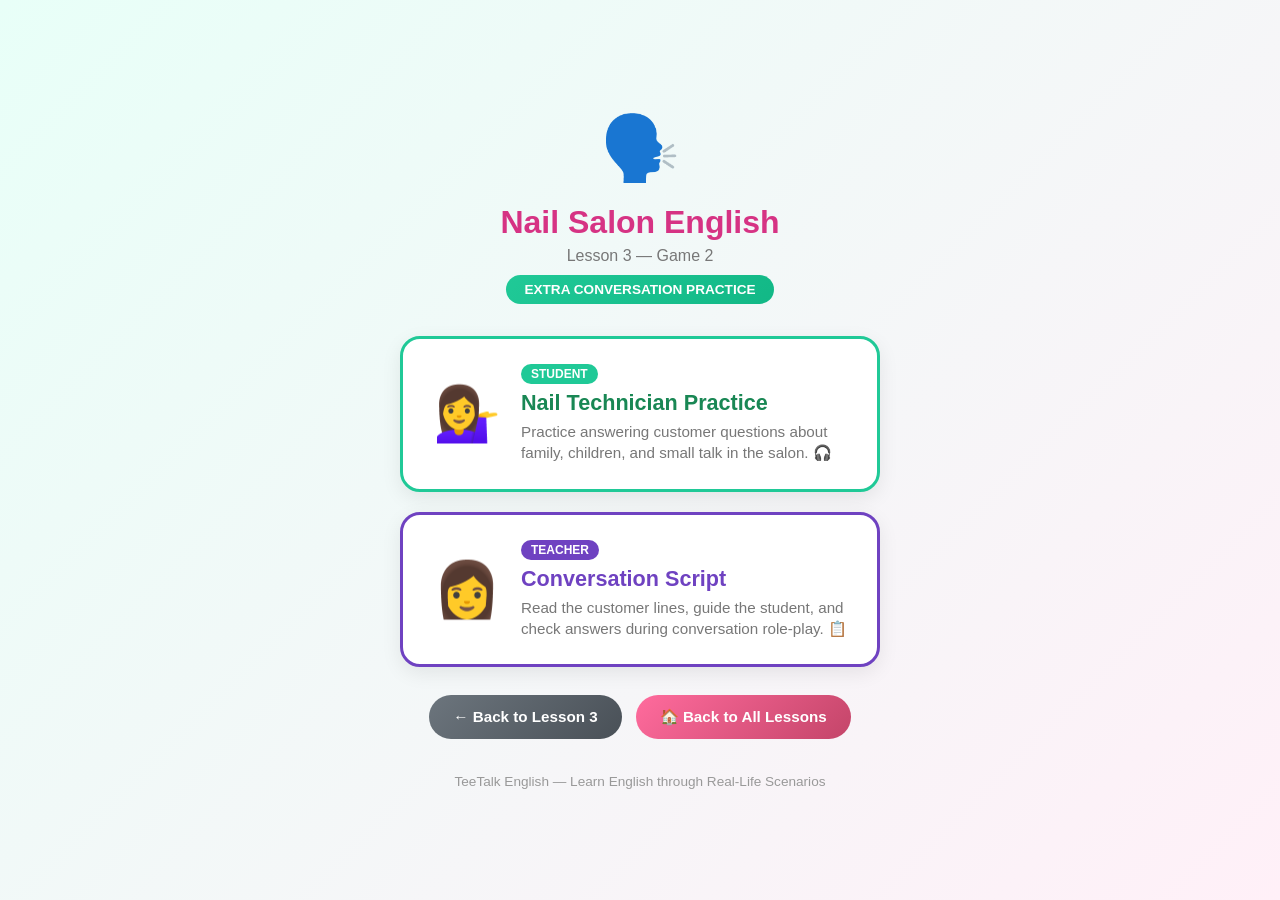
<file: lesson4/game2/index.html>
<!DOCTYPE html>
<html lang="en">
<head>
  <meta charset="UTF-8" />
  <meta name="viewport" content="width=device-width, initial-scale=1.0" />
  <title>💅 Lesson 3 — Game 2</title>
  <style>
    * {
      box-sizing: border-box;
      margin: 0;
      padding: 0;
    }

    body {
      font-family: 'Segoe UI', sans-serif;
      background: linear-gradient(135deg, #e8fff8, #fff0f8);
      min-height: 100vh;
      display: flex;
      align-items: center;
      justify-content: center;
      padding: 20px;
    }

    .container {
      text-align: center;
      max-width: 650px;
      width: 100%;
    }

    .emoji-header {
      font-size: 4rem;
      margin-bottom: 18px;
    }

    h1 {
      font-size: 2rem;
      color: #d63384;
      margin-bottom: 6px;
    }

    .subtitle {
      font-size: 1rem;
      color: #777;
      margin-bottom: 10px;
    }

    .topic-badge {
      display: inline-block;
      background: linear-gradient(135deg, #20c997, #12b886);
      color: white;
      padding: 7px 18px;
      border-radius: 20px;
      font-size: 0.85rem;
      font-weight: bold;
      margin-bottom: 32px;
    }

    .role-cards {
      display: flex;
      flex-direction: column;
      gap: 20px;
      align-items: center;
    }

    .role-card {
      display: flex;
      align-items: center;
      gap: 20px;
      background: white;
      border-radius: 20px;
      padding: 25px 30px;
      width: 100%;
      max-width: 480px;
      text-decoration: none;
      color: inherit;
      box-shadow: 0 6px 20px rgba(0,0,0,0.08);
      transition: transform 0.25s ease, box-shadow 0.25s ease;
      border: 3px solid transparent;
    }

    .role-card:hover {
      transform: translateY(-5px);
      box-shadow: 0 12px 30px rgba(0,0,0,0.14);
    }

    .role-card.student {
      border-color: #20c997;
    }

    .role-card.student:hover {
      background: linear-gradient(135deg, #f0fffb, #e6fff7);
    }

    .role-card.teacher {
      border-color: #6f42c1;
    }

    .role-card.teacher:hover {
      background: linear-gradient(135deg, #f3e8ff, #ede0ff);
    }

    .role-icon {
      font-size: 3.4rem;
      flex-shrink: 0;
    }

    .role-info {
      text-align: left;
    }

    .role-info h2 {
      font-size: 1.35rem;
      margin-bottom: 5px;
    }

    .role-card.student .role-info h2 {
      color: #198754;
    }

    .role-card.teacher .role-info h2 {
      color: #6f42c1;
    }

    .role-info p {
      font-size: 0.95rem;
      color: #777;
      line-height: 1.4;
    }

    .role-badge {
      display: inline-block;
      font-size: 0.75rem;
      font-weight: bold;
      padding: 3px 10px;
      border-radius: 20px;
      margin-bottom: 6px;
      color: white;
    }

    .role-card.student .role-badge {
      background: #20c997;
    }

    .role-card.teacher .role-badge {
      background: #6f42c1;
    }

    .btn-row {
      margin-top: 28px;
      display: flex;
      flex-wrap: wrap;
      justify-content: center;
      gap: 14px;
    }

    .back-btn {
      display: inline-block;
      background: linear-gradient(135deg, #ff6b9d, #c44569);
      color: white;
      padding: 13px 24px;
      border-radius: 30px;
      text-decoration: none;
      font-weight: 700;
      font-size: 0.95rem;
    }

    .back-btn.secondary {
      background: linear-gradient(135deg, #6c757d, #495057);
    }

    .footer {
      margin-top: 35px;
      font-size: 0.85rem;
      color: #999;
    }

    @media (max-width: 600px) {
      .role-card {
        padding: 20px;
        gap: 14px;
      }

      .role-icon {
        font-size: 2.8rem;
      }

      .role-info h2 {
        font-size: 1.15rem;
      }

      .role-info p {
        font-size: 0.9rem;
      }

      .btn-row {
        flex-direction: column;
        align-items: center;
      }

      .back-btn {
        width: 100%;
        max-width: 320px;
      }
    }
  </style>
</head>
<body>
  <div class="container">
    <div class="emoji-header">🗣️</div>
    <h1>Nail Salon English</h1>
    <p class="subtitle">Lesson 3 — Game 2</p>
    <div class="topic-badge">EXTRA CONVERSATION PRACTICE</div>

    <div class="role-cards">
      <a href="student.html" class="role-card student">
        <div class="role-icon">💁‍♀️</div>
        <div class="role-info">
          <span class="role-badge">STUDENT</span>
          <h2>Nail Technician Practice</h2>
          <p>
            Practice answering customer questions about family, children,
            and small talk in the salon. 🎧
          </p>
        </div>
      </a>

      <a href="teacher.html" class="role-card teacher">
        <div class="role-icon">👩</div>
        <div class="role-info">
          <span class="role-badge">TEACHER</span>
          <h2>Conversation Script</h2>
          <p>
            Read the customer lines, guide the student, and check answers
            during conversation role-play. 📋
          </p>
        </div>
      </a>
    </div>

    <div class="btn-row">
      <a href="../index.html" class="back-btn secondary">← Back to Lesson 3</a>
      <a href="../../index.html" class="back-btn">🏠 Back to All Lessons</a>
    </div>

    <p class="footer">TeeTalk English — Learn English through Real-Life Scenarios</p>
  </div>
</body>
</html>
</file>
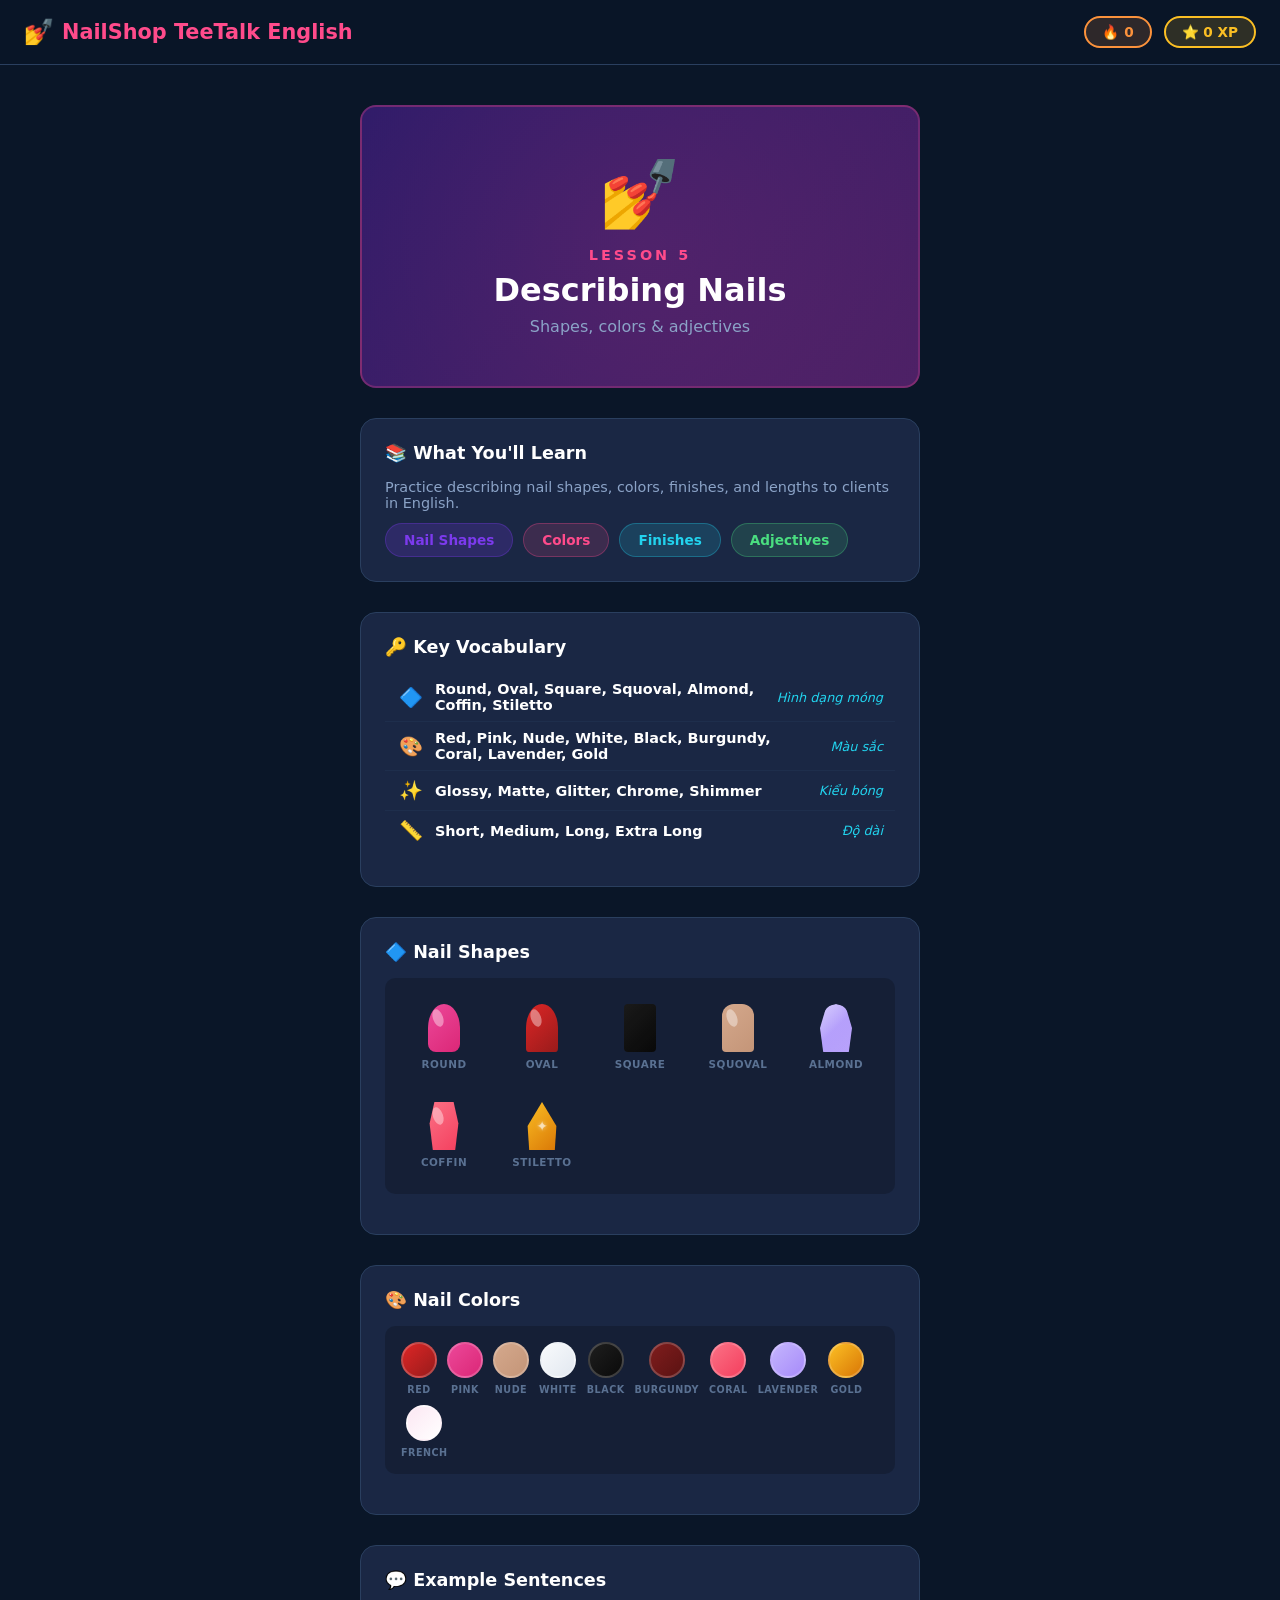
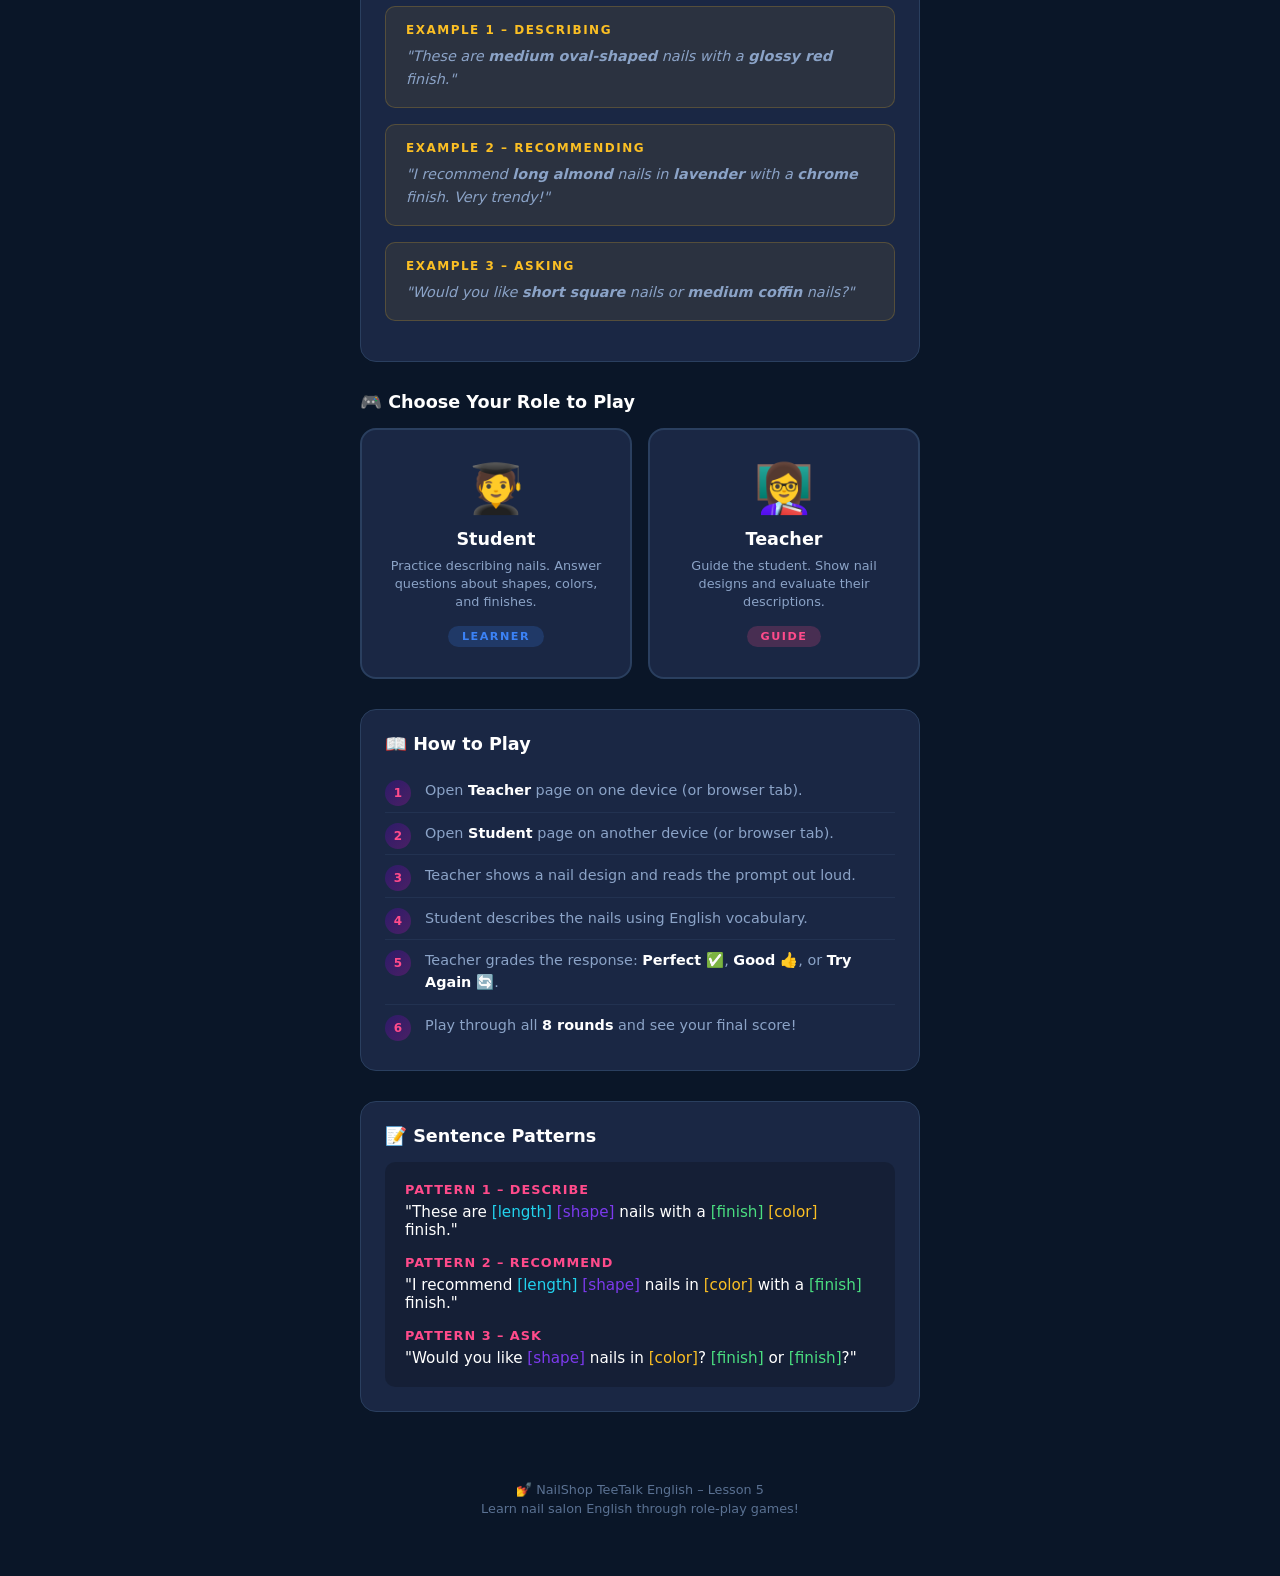
<file: lesson5/game1/index.html>
<!DOCTYPE html>
<html lang="en">
<head>
    <meta charset="UTF-8">
    <meta name="viewport" content="width=device-width, initial-scale=1.0">
    <title>Nail Salon English – Lesson 5: Describing Nails</title>
    <link rel="stylesheet" href="style.css">
</head>
<body>

<!-- HEADER -->
<header class="header">
    <div class="logo">
        <span class="logo-emoji">💅</span>
        NailShop TeeTalk English
    </div>
    <div class="header-badges">
        <span class="badge badge-fire">🔥 0</span>
        <span class="badge badge-xp">⭐ 0 XP</span>
    </div>
</header>

<!-- MAIN -->
<main class="index-main">

    <!-- Hero -->
    <div class="lesson-hero">
        <div class="icon">💅</div>
        <h1>Lesson 5</h1>
        <h2>Describing Nails</h2>
        <p>Shapes, colors &amp; adjectives</p>
    </div>

    <!-- Vocab Preview -->
    <div class="vocab-preview">
        <div class="section-title">📚 What You'll Learn</div>
        <p style="color:var(--text-secondary); font-size:0.9rem; margin-bottom:12px;">
            Practice describing nail shapes, colors, finishes, and lengths to clients in English.
        </p>
        <div class="vocab-tags">
            <span class="tag">Nail Shapes</span>
            <span class="tag">Colors</span>
            <span class="tag">Finishes</span>
            <span class="tag">Adjectives</span>
        </div>
    </div>

    <!-- Key Vocabulary -->
    <div class="vocab-preview">
        <div class="section-title">🔑 Key Vocabulary</div>
        <ul class="nail-feature-list">
            <li>
                <span class="feature-icon">🔷</span>
                <span class="feature-en">Round, Oval, Square, Squoval, Almond, Coffin, Stiletto</span>
                <span class="feature-viet">Hình dạng móng</span>
            </li>
            <li>
                <span class="feature-icon">🎨</span>
                <span class="feature-en">Red, Pink, Nude, White, Black, Burgundy, Coral, Lavender, Gold</span>
                <span class="feature-viet">Màu sắc</span>
            </li>
            <li>
                <span class="feature-icon">✨</span>
                <span class="feature-en">Glossy, Matte, Glitter, Chrome, Shimmer</span>
                <span class="feature-viet">Kiểu bóng</span>
            </li>
            <li>
                <span class="feature-icon">📏</span>
                <span class="feature-en">Short, Medium, Long, Extra Long</span>
                <span class="feature-viet">Độ dài</span>
            </li>
        </ul>
    </div>

    <!-- Nail Shape Chart -->
    <div class="vocab-preview">
        <div class="section-title">🔷 Nail Shapes</div>
        <div class="shape-chart">
            <div class="shape-item">
                <div class="nail nail-shape-round nail-color-pink nail-finish-glossy">
                    <div class="nail-inner"></div>
                </div>
                <span>Round</span>
            </div>
            <div class="shape-item">
                <div class="nail nail-shape-oval nail-color-red nail-finish-glossy">
                    <div class="nail-inner"></div>
                </div>
                <span>Oval</span>
            </div>
            <div class="shape-item">
                <div class="nail nail-shape-square nail-color-black nail-finish-matte">
                    <div class="nail-inner"></div>
                </div>
                <span>Square</span>
            </div>
            <div class="shape-item">
                <div class="nail nail-shape-squoval nail-color-nude nail-finish-glossy">
                    <div class="nail-inner"></div>
                </div>
                <span>Squoval</span>
            </div>
            <div class="shape-item">
                <div class="nail nail-shape-almond nail-color-lavender nail-finish-chrome">
                    <div class="nail-inner"></div>
                </div>
                <span>Almond</span>
            </div>
            <div class="shape-item">
                <div class="nail nail-shape-coffin nail-color-coral nail-finish-glossy">
                    <div class="nail-inner"></div>
                </div>
                <span>Coffin</span>
            </div>
            <div class="shape-item">
                <div class="nail nail-shape-stiletto nail-color-gold nail-finish-glitter">
                    <div class="nail-inner"></div>
                </div>
                <span>Stiletto</span>
            </div>
        </div>
    </div>

    <!-- Color Palette -->
    <div class="vocab-preview">
        <div class="section-title">🎨 Nail Colors</div>
        <div class="color-palette">
            <div class="color-swatch">
                <div class="swatch-circle swatch-red"></div>
                <span>Red</span>
            </div>
            <div class="color-swatch">
                <div class="swatch-circle swatch-pink"></div>
                <span>Pink</span>
            </div>
            <div class="color-swatch">
                <div class="swatch-circle swatch-nude"></div>
                <span>Nude</span>
            </div>
            <div class="color-swatch">
                <div class="swatch-circle swatch-white"></div>
                <span>White</span>
            </div>
            <div class="color-swatch">
                <div class="swatch-circle swatch-black"></div>
                <span>Black</span>
            </div>
            <div class="color-swatch">
                <div class="swatch-circle swatch-burgundy"></div>
                <span>Burgundy</span>
            </div>
            <div class="color-swatch">
                <div class="swatch-circle swatch-coral"></div>
                <span>Coral</span>
            </div>
            <div class="color-swatch">
                <div class="swatch-circle swatch-lavender"></div>
                <span>Lavender</span>
            </div>
            <div class="color-swatch">
                <div class="swatch-circle swatch-gold"></div>
                <span>Gold</span>
            </div>
            <div class="color-swatch">
                <div class="swatch-circle swatch-french"></div>
                <span>French</span>
            </div>
        </div>
    </div>

    <!-- Example Sentences -->
    <div class="vocab-preview">
        <div class="section-title">💬 Example Sentences</div>
        <div class="example-box">
            <div class="example-label">Example 1 – Describing</div>
            <div class="example-text">"These are <strong>medium oval-shaped</strong> nails with a <strong>glossy red</strong> finish."</div>
        </div>
        <div class="example-box" style="margin-top:12px;">
            <div class="example-label">Example 2 – Recommending</div>
            <div class="example-text">"I recommend <strong>long almond</strong> nails in <strong>lavender</strong> with a <strong>chrome</strong> finish. Very trendy!"</div>
        </div>
        <div class="example-box" style="margin-top:12px;">
            <div class="example-label">Example 3 – Asking</div>
            <div class="example-text">"Would you like <strong>short square</strong> nails or <strong>medium coffin</strong> nails?"</div>
        </div>
    </div>

    <!-- Role Selection -->
    <div class="role-selection">
        <div class="section-title">🎮 Choose Your Role to Play</div>
        <div class="role-cards">
            <a href="student.html" class="role-card student-role">
                <div class="role-emoji">🧑‍🎓</div>
                <h4>Student</h4>
                <p>Practice describing nails. Answer questions about shapes, colors, and finishes.</p>
                <span class="role-badge">LEARNER</span>
            </a>
            <a href="teacher.html" class="role-card teacher-role">
                <div class="role-emoji">👩‍🏫</div>
                <h4>Teacher</h4>
                <p>Guide the student. Show nail designs and evaluate their descriptions.</p>
                <span class="role-badge">GUIDE</span>
            </a>
        </div>
    </div>

    <!-- How to Play -->
    <div class="how-to-play">
        <div class="section-title">📖 How to Play</div>
        <ol>
            <li>Open <strong>Teacher</strong> page on one device (or browser tab).</li>
            <li>Open <strong>Student</strong> page on another device (or browser tab).</li>
            <li>Teacher shows a nail design and reads the prompt out loud.</li>
            <li>Student describes the nails using English vocabulary.</li>
            <li>Teacher grades the response: <strong>Perfect ✅</strong>, <strong>Good 👍</strong>, or <strong>Try Again 🔄</strong>.</li>
            <li>Play through all <strong>8 rounds</strong> and see your final score!</li>
        </ol>
    </div>

    <!-- Sentence Pattern Reference -->
    <div class="vocab-preview mt-30">
        <div class="section-title">📝 Sentence Patterns</div>
        <div style="background:rgba(0,0,0,0.2); border-radius:var(--radius-sm); padding:20px; margin-top:8px;">
            <div style="margin-bottom:16px;">
                <div style="color:var(--pink); font-weight:700; font-size:0.8rem; text-transform:uppercase; letter-spacing:1px; margin-bottom:6px;">Pattern 1 – Describe</div>
                <div style="color:var(--text-primary); font-size:0.95rem;">
                    "These are <span style="color:var(--cyan)">[length]</span> <span style="color:var(--purple)">[shape]</span> nails with a <span style="color:var(--green)">[finish]</span> <span style="color:var(--yellow)">[color]</span> finish."
                </div>
            </div>
            <div style="margin-bottom:16px;">
                <div style="color:var(--pink); font-weight:700; font-size:0.8rem; text-transform:uppercase; letter-spacing:1px; margin-bottom:6px;">Pattern 2 – Recommend</div>
                <div style="color:var(--text-primary); font-size:0.95rem;">
                    "I recommend <span style="color:var(--cyan)">[length]</span> <span style="color:var(--purple)">[shape]</span> nails in <span style="color:var(--yellow)">[color]</span> with a <span style="color:var(--green)">[finish]</span> finish."
                </div>
            </div>
            <div>
                <div style="color:var(--pink); font-weight:700; font-size:0.8rem; text-transform:uppercase; letter-spacing:1px; margin-bottom:6px;">Pattern 3 – Ask</div>
                <div style="color:var(--text-primary); font-size:0.95rem;">
                    "Would you like <span style="color:var(--purple)">[shape]</span> nails in <span style="color:var(--yellow)">[color]</span>? <span style="color:var(--green)">[finish]</span> or <span style="color:var(--green)">[finish]</span>?"
                </div>
            </div>
        </div>
    </div>

    <!-- Footer -->
    <div style="text-align:center; padding:40px 0 20px; color:var(--text-muted); font-size:0.8rem;">
        <p>💅 NailShop TeeTalk English – Lesson 5</p>
        <p style="margin-top:4px;">Learn nail salon English through role-play games!</p>
    </div>

</main>

</body>
</html>
</file>
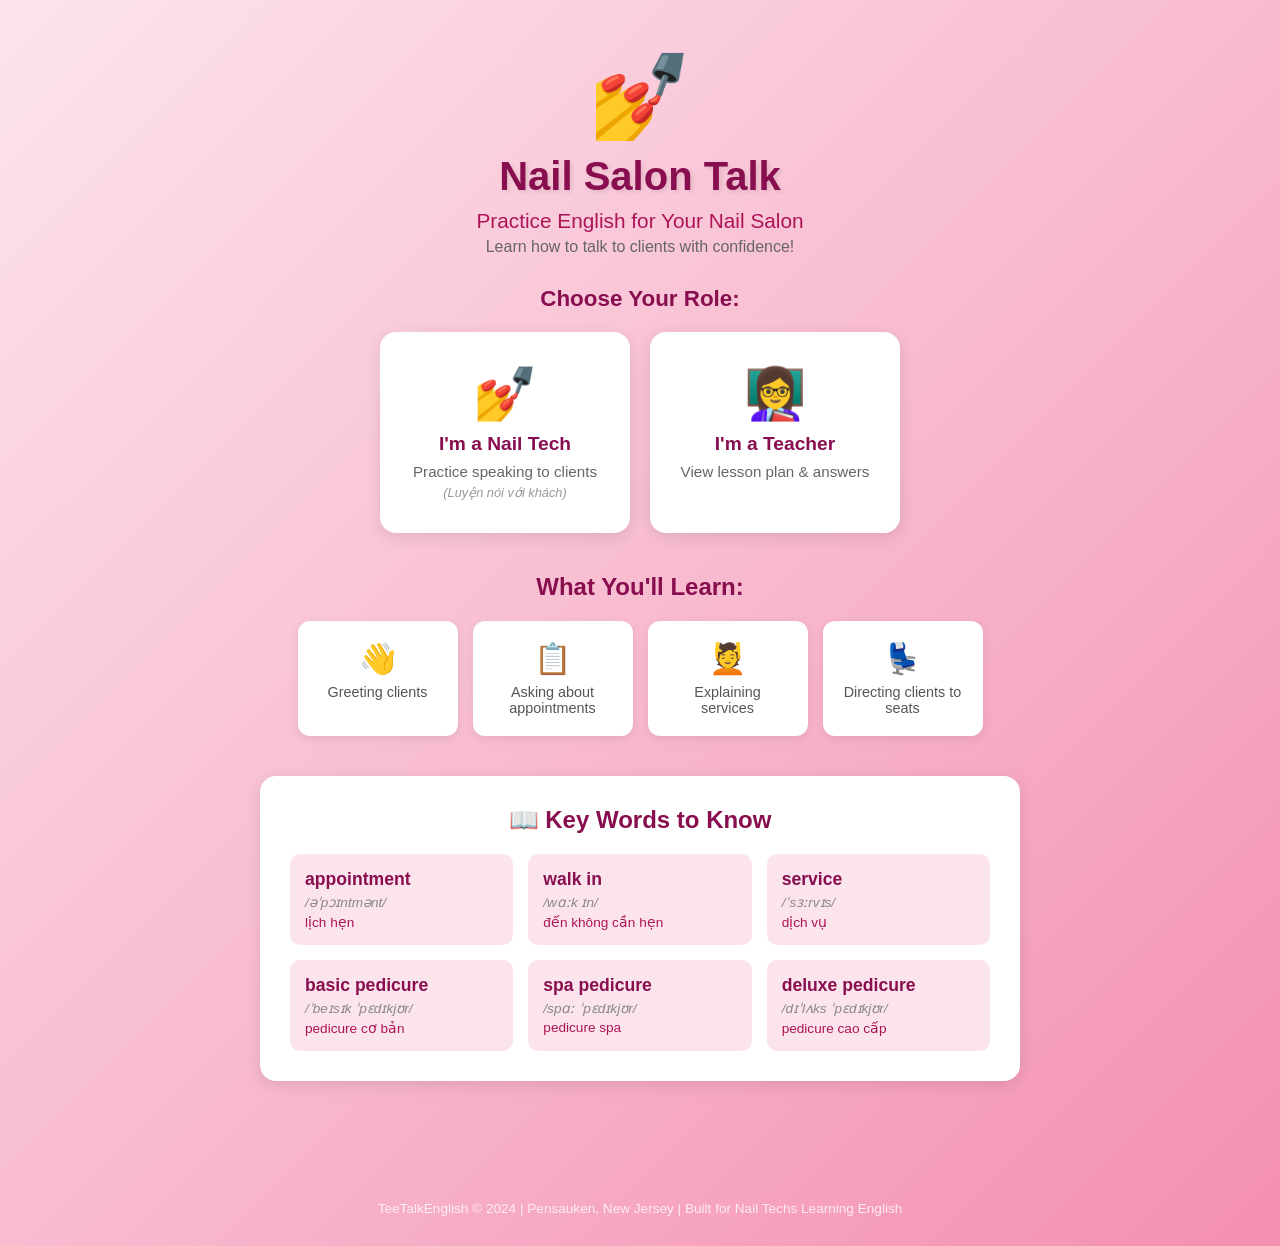
<file: lesson5/game2/index.html>
<!DOCTYPE html>
<html lang="en">
<head>
    <meta charset="UTF-8">
    <meta name="viewport" content="width=device-width, initial-scale=1.0">
    <title>TeeTalkEnglish - Nail Salon Talk</title>
    <link rel="stylesheet" href="style.css">
</head>
<body>
    <div class="container">
        <!-- Landing Page -->
        <div id="landing-page" class="page active">
            <div class="hero">
                <div class="nail-polish-icon">💅</div>
                <h1>Nail Salon Talk</h1>
                <p class="subtitle">Practice English for Your Nail Salon</p>
                <p class="tagline">Learn how to talk to clients with confidence!</p>

                <div class="role-selection">
                    <h2>Choose Your Role:</h2>
                    <div class="role-cards">
                        <div class="role-card" onclick="startGame('student')">
                            <div class="role-icon">💅</div>
                            <h3>I'm a Nail Tech</h3>
                            <p>Practice speaking to clients</p>
                            <span class="hint">(Luyện nói với khách)</span>
                        </div>
                        <div class="role-card" onclick="window.location.href='teacher.html'">
                            <div class="role-icon">👩‍🏫</div>
                            <h3>I'm a Teacher</h3>
                            <p>View lesson plan & answers</p>
                        </div>
                    </div>
                </div>

                <div class="info-section">
                    <h2>What You'll Learn:</h2>
                    <div class="info-cards">
                        <div class="info-card">
                            <span class="info-icon">👋</span>
                            <p>Greeting clients</p>
                        </div>
                        <div class="info-card">
                            <span class="info-icon">📋</span>
                            <p>Asking about appointments</p>
                        </div>
                        <div class="info-card">
                            <span class="info-icon">💆</span>
                            <p>Explaining services</p>
                        </div>
                        <div class="info-card">
                            <span class="info-icon">💺</span>
                            <p>Directing clients to seats</p>
                        </div>
                    </div>
                </div>

                <div class="vocabulary-preview">
                    <h2>📖 Key Words to Know</h2>
                    <div class="vocab-grid">
                        <div class="vocab-item">
                            <strong>appointment</strong>
                            <span class="pronunciation">/əˈpɔɪntmənt/</span>
                            <span class="meaning">lịch hẹn</span>
                        </div>
                        <div class="vocab-item">
                            <strong>walk in</strong>
                            <span class="pronunciation">/wɑːk ɪn/</span>
                            <span class="meaning">đến không cần hẹn</span>
                        </div>
                        <div class="vocab-item">
                            <strong>service</strong>
                            <span class="pronunciation">/ˈsɜːrvɪs/</span>
                            <span class="meaning">dịch vụ</span>
                        </div>
                        <div class="vocab-item">
                            <strong>basic pedicure</strong>
                            <span class="pronunciation">/ˈbeɪsɪk ˈpɛdɪkjʊr/</span>
                            <span class="meaning">pedicure cơ bản</span>
                        </div>
                        <div class="vocab-item">
                            <strong>spa pedicure</strong>
                            <span class="pronunciation">/spɑː ˈpɛdɪkjʊr/</span>
                            <span class="meaning">pedicure spa</span>
                        </div>
                        <div class="vocab-item">
                            <strong>deluxe pedicure</strong>
                            <span class="pronunciation">/dɪˈlʌks ˈpɛdɪkjʊr/</span>
                            <span class="meaning">pedicure cao cấp</span>
                        </div>
                    </div>
                </div>
            </div>
        </div>
    </div>

    <footer>
        <p>TeeTalkEnglish © 2024 | Pensauken, New Jersey | Built for Nail Techs Learning English</p>
    </footer>

    <script src="student.js"></script>
</body>
</html>
</file>
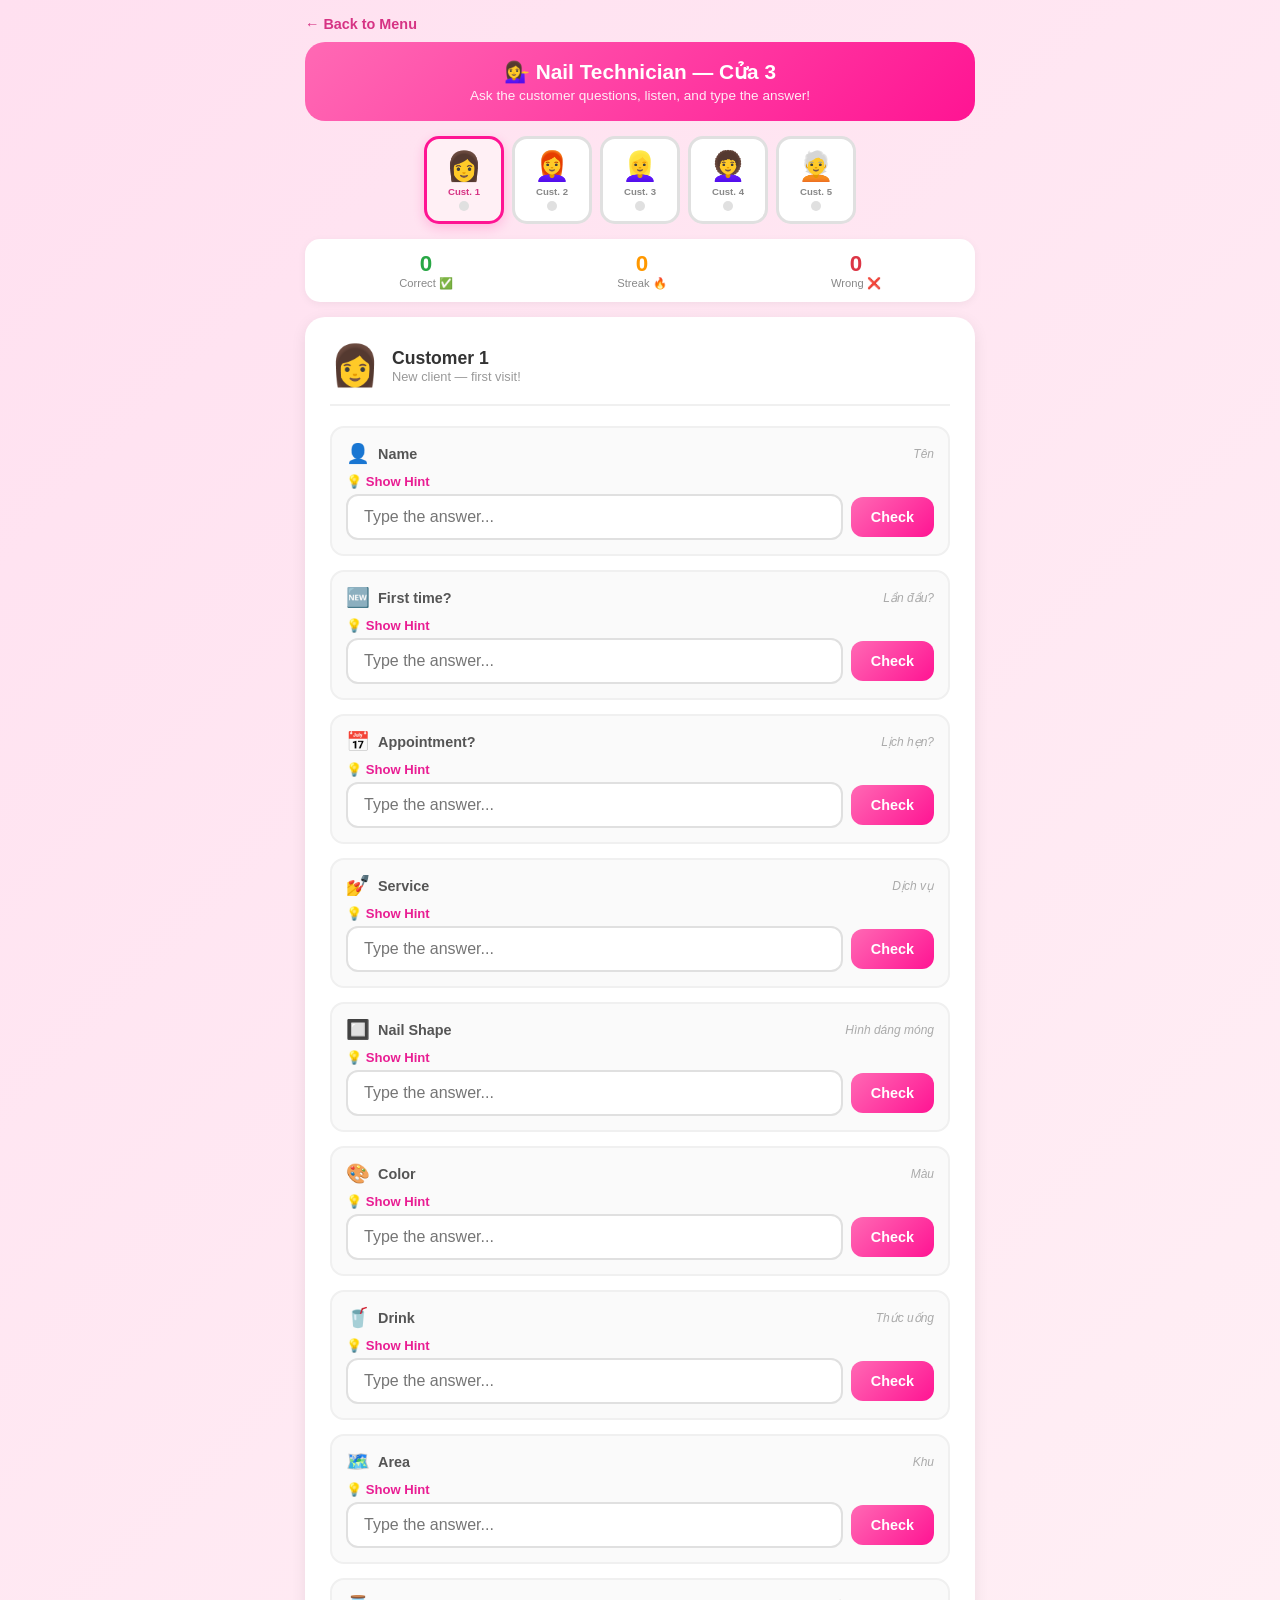
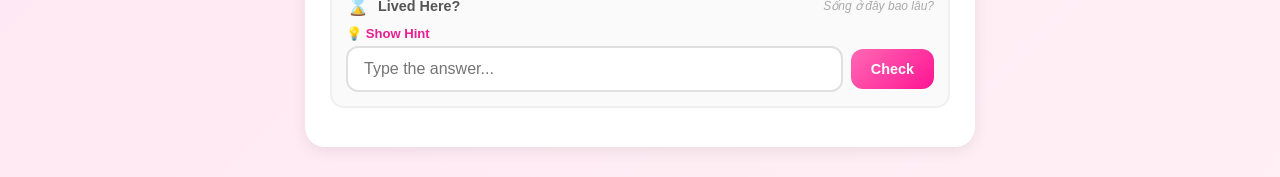
<file: student.html>
<!DOCTYPE html>
<html lang="en">
<head>
    <meta charset="UTF-8">
    <meta name="viewport" content="width=device-width, initial-scale=1.0">
    <title>💁‍♀️ Nail Tech — Cửa 3</title>
    <style>
        * { box-sizing: border-box; margin: 0; padding: 0; }
        body {
            font-family: 'Segoe UI', sans-serif;
            background: linear-gradient(135deg, #ffe0f0, #fff0f5);
            min-height: 100vh; padding: 15px;
            max-width: 700px; margin: 0 auto;
        }
        .back-link {
            display: inline-block; margin-bottom: 10px; color: #d63384;
            text-decoration: none; font-size: 0.9rem; font-weight: bold;
        }
        .header {
            text-align: center; padding: 18px;
            background: linear-gradient(135deg, #ff69b4, #ff1493);
            color: white; border-radius: 20px; margin-bottom: 15px;
        }
        .header h1 { font-size: 1.3rem; margin-bottom: 4px; }
        .header p { font-size: 0.85rem; opacity: 0.9; }

        /* Customer Row */
        .customer-row {
            display: flex; gap: 8px; justify-content: center;
            margin-bottom: 15px; flex-wrap: wrap;
        }
        .customer-slot {
            display: flex; flex-direction: column; align-items: center;
            background: white; border: 3px solid #e0e0e0; border-radius: 15px;
            padding: 10px 8px; cursor: pointer; transition: all 0.3s;
            min-width: 60px; flex: 1; max-width: 80px; position: relative;
        }
        .customer-slot:hover { border-color: #ff69b4; transform: translateY(-2px); }
        .customer-slot.active {
            border-color: #ff1493; background: #fff0f5;
            box-shadow: 0 4px 12px rgba(255,20,147,0.2);
        }
        .customer-slot .av { font-size: 1.8rem; }
        .customer-slot .lb { font-size: 0.6rem; font-weight: bold; color: #888; margin-top: 3px; }
        .customer-slot.active .lb { color: #d63384; }
        .customer-slot .dot {
            width: 10px; height: 10px; border-radius: 50%; margin-top: 4px;
            background: #e0e0e0; transition: background 0.3s;
        }
        .customer-slot.done .dot { background: #28a745; }
        .customer-slot.in-progress .dot { background: #ffc107; }
        .customer-slot .star-badge {
            position: absolute; top: -6px; right: -6px; font-size: 0.75rem; display: none;
        }
        .customer-slot.done .star-badge { display: block; }

        /* Score Bar */
        .score-bar {
            display: flex; justify-content: space-around; align-items: center;
            background: white; border-radius: 15px; padding: 12px;
            margin-bottom: 15px; box-shadow: 0 2px 8px rgba(0,0,0,0.05);
        }
        .score-item { text-align: center; }
        .score-item .num { font-size: 1.4rem; font-weight: bold; }
        .score-item .lbl { font-size: 0.7rem; color: #888; }
        .s-correct .num { color: #28a745; }
        .s-wrong .num { color: #dc3545; }
        .s-streak .num { color: #ff9800; }

        /* Info Card */
        .info-card {
            background: white; border-radius: 20px; padding: 25px;
            box-shadow: 0 4px 15px rgba(0,0,0,0.08); margin-bottom: 15px;
        }
        .info-card-header {
            display: flex; align-items: center; gap: 12px;
            margin-bottom: 20px; padding-bottom: 15px;
            border-bottom: 2px solid #f0f0f0;
        }
        .info-card-header .av { font-size: 2.5rem; }
        .info-card-header .info h2 { font-size: 1.1rem; color: #333; }
        .info-card-header .info p { font-size: 0.8rem; color: #999; }

        /* Hint Link & Content */
        .hint-link {
            color: #e91e93;
            cursor: pointer;
            font-size: 0.82rem;
            text-decoration: none;
            display: inline-block;
            margin: 5px 0;
            font-weight: bold;
            user-select: none;
            transition: all 0.2s;
        }
        .hint-link:hover {
            text-decoration: underline;
            color: #c4157b;
        }
        .hint-content {
            display: none;
            margin-top: 4px;
        }
        .hint-content.show {
            display: block;
        }

        /* Field Row */
        .field-row {
            margin-bottom: 14px; padding: 14px;
            background: #fafafa; border-radius: 14px;
            border: 2px solid #f0f0f0;
            transition: all 0.3s;
        }
        .field-row.correct { border-color: #28a745; background: #f0fff0; }
        .field-row.wrong { border-color: #dc3545; background: #fff5f5; }

        .field-label {
            display: flex; align-items: center; gap: 8px; margin-bottom: 4px;
        }
        .field-label .icon { font-size: 1.2rem; }
        .field-label .text { font-size: 0.9rem; font-weight: bold; color: #555; }
        .field-label .vn { font-size: 0.75rem; color: #aaa; font-style: italic; margin-left: auto; }

        .field-question {
            font-size: 0.8rem; color: #6f42c1; margin-bottom: 8px;
            padding: 6px 10px; background: #f0e6ff; border-radius: 8px;
            border-left: 3px solid #6f42c1;
        }

        .field-input-row { display: flex; gap: 8px; align-items: center; }
        .field-input {
            flex: 1; padding: 12px 16px; border: 2px solid #e0e0e0;
            border-radius: 12px; font-size: 1rem; outline: none;
            transition: border-color 0.3s;
        }
        .field-input:focus { border-color: #ff69b4; }
        .field-input:disabled { background: #f5f5f5; color: #333; }

        .btn-check {
            background: linear-gradient(135deg, #ff69b4, #ff1493);
            color: white; border: none; padding: 12px 20px;
            border-radius: 12px; font-size: 0.9rem; font-weight: bold;
            cursor: pointer; transition: all 0.2s; white-space: nowrap;
        }
        .btn-check:hover { transform: scale(1.05); box-shadow: 0 3px 10px rgba(255,20,147,0.3); }

        .field-result { font-size: 1.2rem; flex-shrink: 0; }

        .field-feedback {
            margin-top: 8px; padding: 8px 12px; border-radius: 8px;
            font-size: 0.85rem; display: none;
        }
        .field-feedback.fb-correct { display: block; background: #d4edda; color: #155724; }
        .field-feedback.fb-wrong { display: block; background: #f8d7da; color: #721c24; }

        /* Complete Screen */
        .complete-screen {
            background: white; border-radius: 20px; padding: 30px;
            box-shadow: 0 4px 15px rgba(0,0,0,0.08);
            text-align: center; display: none; margin-bottom: 15px;
        }
        .complete-screen.show { display: block; }
        .cp-emoji { font-size: 4rem; margin-bottom: 10px; }
        .cp-title { font-size: 1.3rem; color: #333; margin-bottom: 8px; }
        .cp-score { font-size: 2.5rem; font-weight: bold; color: #ff1493; }
        .cp-stars { font-size: 2.2rem; margin: 10px 0; }
        .cp-msg { color: #888; margin-bottom: 20px; }
        .btn-action {
            border: none; padding: 14px 28px; border-radius: 25px;
            font-size: 1rem; font-weight: bold; cursor: pointer;
            margin: 5px; color: white; transition: all 0.2s;
            display: inline-block; text-decoration: none;
        }
        .btn-action:hover { transform: scale(1.05); }
        .btn-pink { background: linear-gradient(135deg, #ff69b4, #ff1493); }
        .btn-purple { background: linear-gradient(135deg, #6f42c1, #5a32a3); }
        .btn-green { background: linear-gradient(135deg, #28a745, #20c997); }

        @media (max-width: 400px) {
            .customer-slot { min-width: 52px; padding: 8px 5px; }
            .customer-slot .av { font-size: 1.5rem; }
            .field-input-row { flex-wrap: wrap; }
            .btn-check { width: 100%; }
        }
    </style>
</head>
<body>

<a href="index.html" class="back-link">← Back to Menu</a>

<div class="header">
    <h1>💁‍♀️ Nail Technician — Cửa 3</h1>
    <p>Ask the customer questions, listen, and type the answer!</p>
</div>

<!-- Customer Row -->
<div class="customer-row" id="customerRow">
    <div class="customer-slot active" onclick="switchCustomer(0)">
        <div class="av">👩</div><div class="lb">Cust. 1</div><div class="dot"></div>
        <div class="star-badge">⭐</div>
    </div>
    <div class="customer-slot" onclick="switchCustomer(1)">
        <div class="av">👩‍🦰</div><div class="lb">Cust. 2</div><div class="dot"></div>
        <div class="star-badge">⭐</div>
    </div>
    <div class="customer-slot" onclick="switchCustomer(2)">
        <div class="av">👱‍♀️</div><div class="lb">Cust. 3</div><div class="dot"></div>
        <div class="star-badge">⭐</div>
    </div>
    <div class="customer-slot" onclick="switchCustomer(3)">
        <div class="av">👩‍🦱</div><div class="lb">Cust. 4</div><div class="dot"></div>
        <div class="star-badge">⭐</div>
    </div>
    <div class="customer-slot" onclick="switchCustomer(4)">
        <div class="av">🧑‍🦳</div><div class="lb">Cust. 5</div><div class="dot"></div>
        <div class="star-badge">⭐</div>
    </div>
</div>

<!-- Score Bar -->
<div class="score-bar">
    <div class="score-item s-correct"><div class="num" id="numCorrect">0</div><div class="lbl">Correct ✅</div></div>
    <div class="score-item s-streak"><div class="num" id="numStreak">0</div><div class="lbl">Streak 🔥</div></div>
    <div class="score-item s-wrong"><div class="num" id="numWrong">0</div><div class="lbl">Wrong ❌</div></div>
</div>

<!-- Info Card -->
<div class="info-card" id="infoCard">
    <div class="info-card-header">
        <div class="av" id="cardAvatar">👩</div>
        <div class="info">
            <h2 id="cardTitle">Customer 1</h2>
            <p id="cardDesc">Ask the customer and fill in each field!</p>
        </div>
    </div>
    <div id="fieldsContainer"></div>
</div>

<!-- Complete Screen -->
<div class="complete-screen" id="completeScreen">
    <div class="cp-emoji">🎉💅</div>
    <div class="cp-title" id="cpTitle">All Fields Complete!</div>
    <div class="cp-score" id="cpScore">0/0</div>
    <div class="cp-stars" id="cpStars"></div>
    <div class="cp-msg" id="cpMsg"></div>
    <button class="btn-action btn-pink" onclick="restartCustomer()">🔄 Try Again</button>
    <button class="btn-action btn-purple" onclick="nextCustomer()">Next Customer ➡️</button>
    <br><br>
    <a href="index.html" class="btn-action btn-green">🏠 Home</a>
</div>

<script>
const customers = [
    {
        name: "Customer 1", avatar: "👩", desc: "New client — first visit!",
        fields: [
            { icon: "👤", label: "Name", vn: "Tên", answer: "sarah", display: "Sarah",
              question: 'Ask: "What is your name?"', placeholder: 'What is your name?' },
            { icon: "🆕", label: "First time?", vn: "Lần đầu?", answer: "yes", display: "Yes",
              question: 'Ask: "Is this your first time here?"', placeholder: 'Is this your first time here?' },
            { icon: "📅", label: "Appointment?", vn: "Lịch hẹn?", answer: "no", display: "No",
              question: 'Ask: "Do you have an appointment?"', placeholder: 'Do you have an appointment?' },
            { icon: "💅", label: "Service", vn: "Dịch vụ", answer: "manicure", display: "Manicure",
              question: 'Ask: "What service would you like today?"', placeholder: 'What service would you like?' },
            { icon: "🔲", label: "Nail Shape", vn: "Hình dáng móng", answer: "round", display: "Round",
              question: 'Ask: "What nail shape would you like?"', placeholder: 'What nail shape would you like?' },
            { icon: "🎨", label: "Color", vn: "Màu", answer: "pink", display: "Pink",
              question: 'Ask: "What color would you like?"', placeholder: 'What color would you like?' },
            { icon: "🥤", label: "Drink", vn: "Thức uống", answer: "water", display: "Water",
              question: 'Ask: "Would you like something to drink?"', placeholder: 'Would you like something to drink?' },
            { icon: "🗺️", label: "Area", vn: "Khu", answer: "Cherry Hill", display: "Cherry Hill",
              question: 'Ask: "What area do you live in?"', placeholder: 'What area do you live in?' },
            { icon: "⌛", label: "Lived Here?", vn: "Sống ở đây bao lâu?", answer: "3 years", display: "3 years",
              question: 'Ask: "How long have you lived here?"', placeholder: 'How long have you lived here?' },
        ]
    },
    {
        name: "Customer 2", avatar: "👩‍🦰", desc: "Returning client with her sister!",
        fields: [
            { icon: "👤", label: "Name", vn: "Tên", answer: "jessica", display: "Jessica",
              question: 'Ask: "What is your name?"', placeholder: 'What is your name?' },
            { icon: "🆕", label: "First time?", vn: "Lần đầu?", answer: "no", display: "No — regular!",
              question: 'Ask: "Is this your first time here?"', placeholder: 'Is this your first time here?' },
            { icon: "📅", label: "Appointment?", vn: "Lịch hẹn?", answer: "yes", display: "Yes, at 2 o'clock",
              question: 'Ask: "Do you have an appointment?"', placeholder: 'Do you have an appointment?' },
            { icon: "👫", label: "Came with?", vn: "Đến cùng?", answer: "sister", display: "Her sister",
              question: 'Ask: "Did you come with anyone today?"', placeholder: 'Did you come with anyone today?' },
            { icon: "💅", label: "Service", vn: "Dịch vụ", answer: "pedicure", display: "Pedicure",
              question: 'Ask: "What service would you like?"', placeholder: 'What service would you like?' },
            { icon: "🔲", label: "Nail Shape", vn: "Hình dáng móng", answer: "square", display: "Square",
              question: 'Ask: "What nail shape would you like?"', placeholder: 'What nail shape would you like?' },
            { icon: "🎨", label: "Color", vn: "Màu", answer: "red", display: "Red",
              question: 'Ask: "What color would you like?"', placeholder: 'What color would you like?' },
            { icon: "🥤", label: "Drink", vn: "Thức uống", answer: "coffee", display: "Coffee",
              question: 'Ask: "Would you like something to drink?"', placeholder: 'Would you like something to drink?' },
            { icon: "🗺️", label: "Area", vn: "Khu", answer: "Camden", display: "Camden",
              question: 'Ask: "What area do you live in?"', placeholder: 'What area do you live in?' },
            { icon: "⌛", label: "Lived Here?", vn: "Sống ở đây bao lâu?", answer: "10 years", display: "10 years",
              question: 'Ask: "How long have you lived here?"', placeholder: 'How long have you lived here?' },
        ]
    },
    {
        name: "Customer 3", avatar: "👱‍♀️", desc: "Chatty client — loves family talk!",
        fields: [
            { icon: "👤", label: "Name", vn: "Tên", answer: "emily", display: "Emily",
              question: 'Ask: "What is your name?"', placeholder: 'What is your name?' },
            { icon: "💍", label: "Married?", vn: "Kết hôn?", answer: "yes", display: "Yes",
              question: 'Ask: "Are you married?"', placeholder: 'Are you married?' },
            { icon: "👨", label: "Husband's name", vn: "Tên chồng", answer: "david", display: "David",
              question: 'Ask: "What is your husband\'s name?"', placeholder: "What is your husband's name?" },
            { icon: "👶", label: "Children?", vn: "Có con?", answer: "2", display: "Yes, 2 kids",
              question: 'Ask: "Do you have children?"', placeholder: 'Do you have children?' },
            { icon: "🏫", label: "Kids in school?", vn: "Con đi học?", answer: "yes", display: "Yes — primary school",
              question: 'Ask: "Are they going to school?"', placeholder: 'Are they going to school?' },
            { icon: "💅", label: "Service", vn: "Dịch vụ", answer: "gel", display: "Gel nails",
              question: 'Ask: "What service would you like?"', placeholder: 'What service would you like?' },
            { icon: "🎨", label: "Color", vn: "Màu", answer: "french", display: "French tips",
              question: 'Ask: "What color would you like?"', placeholder: 'What color would you like?' },
            { icon: "🥤", label: "Drink", vn: "Thức uống", answer: "tea", display: "Tea",
              question: 'Ask: "Would you like something to drink?"', placeholder: 'Would you like something to drink?' },
            { icon: "🗺️", label: "Area", vn: "Khu", answer: "Collingswood", display: "Collingswood",
              question: 'Ask: "What area do you live in?"', placeholder: 'What area do you live in?' },
            { icon: "⌛", label: "Lived Here?", vn: "Sống ở đây bao lâu?", answer: "1 years", display: "1 years",
              question: 'Ask: "How long have you lived here?"', placeholder: 'How long have you lived here?' },
        ]
    },
    {
        name: "Customer 4", avatar: "👩‍🦱", desc: "Shy new client — mom is a regular!",
        fields: [
            { icon: "👤", label: "Name", vn: "Tên", answer: "lisa", display: "Lisa",
              question: 'Ask: "What is your name?"', placeholder: 'What is your name?' },
            { icon: "🆕", label: "First time?", vn: "Lần đầu?", answer: "yes", display: "Yes",
              question: 'Ask: "Is this your first time here?"', placeholder: 'Is this your first time here?' },
            { icon: "👩‍👧", label: "Who recommended?", vn: "Ai giới thiệu?", answer: "mother", display: "Her mother",
              question: 'Ask: "How did you hear about us?"', placeholder: 'How did you hear about us?' },
            { icon: "📅", label: "Appointment?", vn: "Lịch hẹn?", answer: "no", display: "No — walk-in",
              question: 'Ask: "Do you have an appointment?"', placeholder: 'Do you have an appointment?' },
            { icon: "💅", label: "Service", vn: "Dịch vụ", answer: "manicure", display: "Manicure",
              question: 'Ask: "What service would you like?"', placeholder: 'What service would you like?' },
            { icon: "🔲", label: "Nail Shape", vn: "Hình dáng móng", answer: "oval", display: "Oval",
              question: 'Ask: "What nail shape would you like?"', placeholder: 'What nail shape would you like?' },
            { icon: "🎨", label: "Color", vn: "Màu", answer: "white", display: "White",
              question: 'Ask: "What color would you like?"', placeholder: 'What color would you like?' },
            { icon: "🥤", label: "Drink", vn: "Thức uống", answer: "juice", display: "Orange juice",
              question: 'Ask: "Would you like something to drink?"', placeholder: 'Would you like something to drink?' },
            { icon: "🗺️", label: "Area", vn: "Khu", answer: "Haddonfield", display: "Haddonfield",
              question: 'Ask: "What area do you live in?"', placeholder: 'What area do you live in?' },
            { icon: "⌛", label: "Lived Here?", vn: "Sống ở đây bao lâu?", answer: "7 years", display: "7 years",
              question: 'Ask: "How long have you lived here?"', placeholder: 'How long have you lived here?' },
        ]
    },
    {
        name: "Customer 5", avatar: "🧑‍🦳", desc: "Chatty grandma — big family!",
        fields: [
            { icon: "👤", label: "Name", vn: "Tên", answer: "margaret", display: "Margaret",
              question: 'Ask: "What is your name?"', placeholder: 'What is your name?' },
            { icon: "🆕", label: "First time?", vn: "Lần đầu?", answer: "no", display: "No — regular",
              question: 'Ask: "Is this your first time here?"', placeholder: 'Is this your first time here?' },
            { icon: "👶", label: "How many children?", vn: "Mấy con?", answer: "3", display: "3 children",
              question: 'Ask: "Do you have children? How many?"', placeholder: 'Do you have children?' },
            { icon: "👶", label: "How many grandchildren?", vn: "Mấy cháu?", answer: "5", display: "5 grandchildren",
              question: 'Ask: "Do you have grandchildren?"', placeholder: 'Do you have grandchildren?' },
            { icon: "💒", label: "Family event?", vn: "Sự kiện gia đình?", answer: "wedding", display: "Daughter's wedding",
              question: 'Ask: "Any special occasion recently?"', placeholder: 'Any special occasion?' },
            { icon: "💅", label: "Service", vn: "Dịch vụ", answer: "acrylic", display: "Acrylic nails",
              question: 'Ask: "What service would you like?"', placeholder: 'What service would you like?' },
            { icon: "🔲", label: "Nail Shape", vn: "Hình dáng móng", answer: "coffin", display: "Coffin",
              question: 'Ask: "What nail shape would you like?"', placeholder: 'What nail shape would you like?' },
            { icon: "🎨", label: "Color", vn: "Màu", answer: "gold", display: "Gold",
              question: 'Ask: "What color would you like?"', placeholder: 'What color would you like?' },
            { icon: "🥤", label: "Drink", vn: "Thức uống", answer: "wine", display: "Wine",
              question: 'Ask: "Would you like something to drink?"', placeholder: 'Would you like something to drink?' },
            { icon: "🗺️", label: "Area", vn: "Khu", answer: "Merchantville", display: "Merchantville",
              question: 'Ask: "What area do you live in?"', placeholder: 'What area do you live in?' },
            { icon: "⌛", label: "Lived Here?", vn: "Sống ở đây bao lâu?", answer: "2 years", display: "2 years",
              question: 'Ask: "How long have you lived here?"', placeholder: 'How long have you lived here?' },
        ]
    }
];

let active = 0;
let states = customers.map(c => ({
    correct: 0, wrong: 0, streak: 0,
    answered: new Array(c.fields.length).fill(false),
    results: new Array(c.fields.length).fill(null),
    done: false
}));

function switchCustomer(idx) {
    active = idx;
    document.querySelectorAll('.customer-slot').forEach((s, i) =>
        s.classList.toggle('active', i === idx)
    );
    render();
}

function toggleHint(link) {
    const hintContent = link.nextElementSibling;
    if (hintContent.classList.contains('show')) {
        hintContent.classList.remove('show');
        link.innerHTML = '💡 Show Hint';
    } else {
        hintContent.classList.add('show');
        link.innerHTML = '💡 Hide Hint';
    }
}

function render() {
    const st = states[active];
    const c = customers[active];

    document.querySelectorAll('.customer-slot').forEach((s, i) => {
        s.classList.remove('done', 'in-progress');
        if (states[i].done) s.classList.add('done');
        else if (states[i].answered.some(a => a)) s.classList.add('in-progress');
    });

    document.getElementById('numCorrect').textContent = st.correct;
    document.getElementById('numWrong').textContent = st.wrong;
    document.getElementById('numStreak').textContent = st.streak;

    if (st.done) {
        document.getElementById('infoCard').style.display = 'none';
        showComplete(); return;
    }
    document.getElementById('infoCard').style.display = 'block';
    document.getElementById('completeScreen').classList.remove('show');

    document.getElementById('cardAvatar').textContent = c.avatar;
    document.getElementById('cardTitle').textContent = c.name;
    document.getElementById('cardDesc').textContent = c.desc;

    const container = document.getElementById('fieldsContainer');
    container.innerHTML = '';

    c.fields.forEach((f, i) => {
        const row = document.createElement('div');
        row.className = 'field-row' + (st.answered[i] ? (st.results[i] ? ' correct' : ' wrong') : '');
        row.id = 'field-' + i;

        let inputArea = '';
        if (st.answered[i]) {
            inputArea = `
                <input type="text" class="field-input" value="${f.display}" disabled>
                <span class="field-result">${st.results[i] ? '✅' : '❌'}</span>
            `;
        } else {
            inputArea = `
                <input type="text" class="field-input" id="input-${i}"
                       placeholder="Type the answer..."
                       onkeypress="if(event.key==='Enter')checkField(${i})"
                       autocomplete="off">
                <button class="btn-check" onclick="checkField(${i})">Check</button>
            `;
        }

        // Build hint section (only for unanswered fields)
        let hintSection = '';
        if (!st.answered[i]) {
            hintSection = `
                <div class="hint-container">
                    <a class="hint-link" onclick="toggleHint(this)">💡 Show Hint</a>
                    <div class="hint-content">
                        <div class="field-question">🗣️ ${f.question}</div>
                    </div>
                </div>
            `;
        }

        row.innerHTML = `
            <div class="field-label">
                <span class="icon">${f.icon}</span>
                <span class="text">${f.label}</span>
                <span class="vn">${f.vn}</span>
            </div>
            ${hintSection}
            <div class="field-input-row">${inputArea}</div>
            <div class="field-feedback" id="fb-${i}"></div>
        `;
        container.appendChild(row);
    });
}

function checkField(idx) {
    const st = states[active];
    const f = customers[active].fields[idx];
    const input = document.getElementById('input-' + idx);
    const val = input.value.trim().toLowerCase();

    if (!val) { input.focus(); return; }

    const ansLower = f.answer.toLowerCase();
    const isCorrect = val.includes(ansLower) || ansLower.includes(val);

    st.answered[idx] = true;
    st.results[idx] = isCorrect;

    if (isCorrect) { st.correct++; st.streak++; }
    else { st.wrong++; st.streak = 0; }

    render();

    const fb = document.getElementById('fb-' + idx);
    if (fb) {
        if (isCorrect) {
            fb.className = 'field-feedback fb-correct';
            fb.textContent = '✅ Correct!';
        } else {
            fb.className = 'field-feedback fb-wrong';
            fb.textContent = '❌ Answer: ' + f.display;
        }
    }

    if (st.answered.every(a => a)) {
        st.done = true;
        setTimeout(() => {
            document.getElementById('infoCard').style.display = 'none';
            showComplete();
        }, 1000);
    }
}

function showComplete() {
    const st = states[active];
    const c = customers[active];
    const total = c.fields.length;
    const pct = total > 0 ? Math.round((st.correct / total) * 100) : 0;

    document.getElementById('completeScreen').classList.add('show');
    document.getElementById('cpTitle').textContent = c.name + ' — Complete!';
    document.getElementById('cpScore').textContent = st.correct + ' / ' + total;

    let stars = '', msg = '';
    if (pct >= 100) { stars = '⭐⭐⭐'; msg = '🎉 PERFECT! Every detail correct!'; }
    else if (pct >= 75) { stars = '⭐⭐'; msg = '👏 Great job! Almost perfect!'; }
    else if (pct >= 50) { stars = '⭐'; msg = '💪 Good effort! Try again!'; }
    else { stars = ''; msg = '📚 Keep practicing! Listen carefully!'; }

    document.getElementById('cpStars').textContent = stars;
    document.getElementById('cpMsg').textContent = msg;

    document.querySelectorAll('.customer-slot').forEach((s, i) => {
        s.classList.remove('done', 'in-progress');
        if (states[i].done) s.classList.add('done');
        else if (states[i].answered.some(a => a)) s.classList.add('in-progress');
    });
}

function restartCustomer() {
    const c = customers[active];
    states[active] = {
        correct: 0, wrong: 0, streak: 0,
        answered: new Array(c.fields.length).fill(false),
        results: new Array(c.fields.length).fill(null),
        done: false
    };
    document.getElementById('completeScreen').classList.remove('show');
    document.getElementById('infoCard').style.display = 'block';
    render();
}

function nextCustomer() {
    let next = active + 1;
    if (next >= customers.length) next = 0;
    switchCustomer(next);
}

render();
</script>
</body>
</html>
</file>
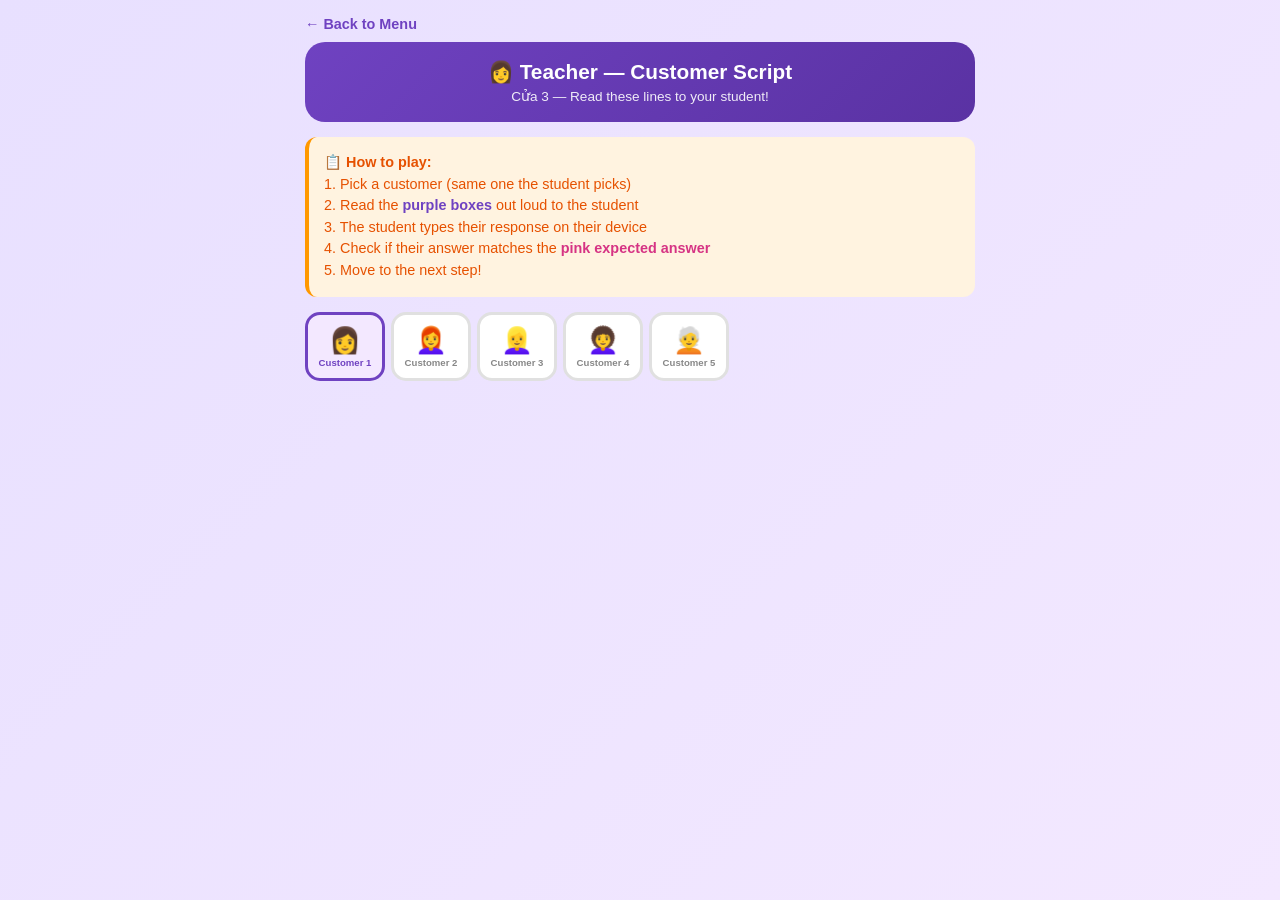
<file: teacher.html>
<!DOCTYPE html>
<html lang="en">
<head>
    <meta charset="UTF-8">
    <meta name="viewport" content="width=device-width, initial-scale=1.0">
    <title>👩 Customer Script — Cửa 3 Teacher</title>
    <style>
        * { box-sizing: border-box; margin: 0; padding: 0; }
        body {
            font-family: 'Segoe UI', sans-serif;
            background: linear-gradient(135deg, #e8e0ff, #f3e8ff);
            min-height: 100vh; padding: 15px;
            max-width: 700px; margin: 0 auto;
        }
        .back-link { display: inline-block; margin-bottom: 10px; color: #6f42c1; text-decoration: none; font-size: 0.9rem; font-weight: bold; }
        .header {
            text-align: center; padding: 18px;
            background: linear-gradient(135deg, #6f42c1, #5a32a3);
            color: white; border-radius: 20px; margin-bottom: 15px;
        }
        .header h1 { font-size: 1.3rem; margin-bottom: 4px; }
        .header p { font-size: 0.85rem; opacity: 0.9; }

        .instructions {
            background: #fff3e0; border-left: 4px solid #ff9800;
            border-radius: 12px; padding: 15px; margin-bottom: 15px;
            font-size: 0.9rem; color: #e65100; line-height: 1.5;
        }

        /* Customer Tabs */
        .customer-tabs {
            display: flex; gap: 6px; margin-bottom: 15px; overflow-x: auto;
            padding-bottom: 5px;
        }
        .c-tab {
            display: flex; flex-direction: column; align-items: center;
            background: white; border: 3px solid #e0e0e0; border-radius: 15px;
            padding: 10px 8px; cursor: pointer; transition: all 0.3s;
            min-width: 60px; flex: 1; max-width: 80px;
        }
        .c-tab:hover { border-color: #6f42c1; }
        .c-tab.active { border-color: #6f42c1; background: #f3e8ff; }
        .c-tab .av { font-size: 1.6rem; }
        .c-tab .lb { font-size: 0.6rem; font-weight: bold; color: #888; margin-top: 2px; }
        .c-tab.active .lb { color: #6f42c1; }

        /* Script Card */
        .card {
            background: white; border-radius: 20px; padding: 25px;
            box-shadow: 0 4px 15px rgba(0,0,0,0.08); margin-bottom: 15px;
        }
        .card h2 { font-size: 1.2rem; color: #6f42c1; margin-bottom: 5px; }
        .card .desc { font-size: 0.85rem; color: #999; margin-bottom: 20px; }

        /* Step */
        .step {
            margin-bottom: 18px; padding: 15px; border-radius: 15px;
            border: 2px solid #f0f0f0; transition: all 0.3s;
        }
        .step:hover { border-color: #ddd; background: #fafafa; }

        .step-header {
            display: flex; align-items: center; gap: 10px; margin-bottom: 10px;
        }
        .step-num {
            width: 30px; height: 30px; border-radius: 50%;
            background: #6f42c1; color: white; display: flex;
            align-items: center; justify-content: center;
            font-size: 0.85rem; font-weight: bold; flex-shrink: 0;
        }
        .step-role { font-size: 0.7rem; font-weight: bold; text-transform: uppercase; letter-spacing: 1px; }
        .step-role.you { color: #6f42c1; }
        .step-role.student { color: #d63384; }

        .say-box {
            background: #f0e6ff; border-left: 4px solid #6f42c1;
            border-radius: 10px; padding: 12px 15px; margin-bottom: 8px;
        }
        .say-text { font-size: 1.05rem; color: #333; font-weight: 500; line-height: 1.4; }
        .say-vn { font-size: 0.85rem; color: #888; font-style: italic; margin-top: 4px; }

        .expect-box {
            background: #fff0f5; border-left: 4px solid #ff69b4;
            border-radius: 10px; padding: 12px 15px; margin-bottom: 8px;
        }
        .expect-text { font-size: 0.95rem; color: #888; font-style: italic; line-height: 1.4; }
        .expect-answer { font-size: 0.9rem; color: #d63384; margin-top: 5px; font-weight: bold; }

        .btn-speak {
            background: #6f42c1; color: white; border: none;
            padding: 8px 16px; border-radius: 20px; font-size: 0.8rem;
            cursor: pointer; margin-top: 6px; transition: all 0.2s;
        }
        .btn-speak:hover { background: #5a32a3; transform: scale(1.05); }

        .tip {
            background: #fff3e0; border-radius: 8px; padding: 8px 12px;
            margin-top: 6px; font-size: 0.8rem; color: #e65100;
        }

        /* Script Content (one per customer) */
        .script-content { display: none; }
        .script-content.active { display: block; }
    </style>
</head>
<body>

<a href="index.html" class="back-link">← Back to Menu</a>

<div class="header">
    <h1>👩 Teacher — Customer Script</h1>
    <p>Cửa 3 — Read these lines to your student!</p>
</div>

<div class="instructions">
    <strong>📋 How to play:</strong><br>
    1. Pick a customer (same one the student picks)<br>
    2. Read the <strong style="color:#6f42c1;">purple boxes</strong> out loud to the student<br>
    3. The student types their response on their device<br>
    4. Check if their answer matches the <strong style="color:#d63384;">pink expected answer</strong><br>
    5. Move to the next step!
</div>

<!-- Customer Tabs -->
<div class="customer-tabs" id="teacherTabs">
    <div class="c-tab active" onclick="showScript(0)"><div class="av">👩</div><div class="lb">Customer 1</div></div>
    <div class="c-tab" onclick="showScript(1)"><div class="av">👩‍🦰</div><div class="lb">Customer 2</div></div>
    <div class="c-tab" onclick="showScript(2)"><div class="av">👱‍♀️</div><div class="lb">Customer 3</div></div>
    <div class="c-tab" onclick="showScript(3)"><div class="av">👩‍🦱</div><div class="lb">Customer 4</div></div>
    <div class="c-tab" onclick="showScript(4)"><div class="av">🧑‍🦳</div><div class="lb">Customer 5</div></div>
</div>

<!-- Scripts generated by JS -->
<div id="scriptsContainer"></div>

<script>
function speak(text) {
    speechSynthesis.cancel();
    const u = new SpeechSynthesisUtterance(text);
    u.lang = 'en-US'; u.rate = 0.85;
    speechSynthesis.speak(u);
}

const customers = [
    {
        name: "Customer 1 — New Client", avatar: "👩",
        desc: "You are a brand new customer who has never been to this salon before.",
        steps: [
            { role: "you", say: "Hi there! I'm new here.", vn: "Xin chào! Tôi mới đến đây.", tip: "Wait for the student to greet you and say their name." },
            { role: "student", expect: "The student should greet you and introduce themselves.", answer: "Hello! My name is ___. Nice to meet you!" },
            { role: "you", say: "Nice to meet you too! My name is Sarah.", vn: "Tôi cũng rất vui! Tên tôi là Sarah.", tip: "Wait for the student to ask if it's your first time." },
            { role: "student", expect: "The student should ask about first time.", answer: "Is this your first time here?" },
            { role: "you", say: "Yes, it's my first time!", vn: "Vâng, lần đầu tiên!", tip: "Wait for the student to welcome you and ask about appointment." },
            { role: "student", expect: "The student should welcome you and ask about appointment.", answer: "Welcome! Do you have an appointment?" },
            { role: "you", say: "No, I don't have an appointment. Is that okay?", vn: "Không, tôi không có lịch hẹn. Được không?", tip: "Wait for the student to say it's okay." },
            { role: "student", expect: "The student should tell you it's no problem.", answer: "No problem! Please have a seat." }
        ]
    },
    {
        name: "Customer 2 — Returning Client", avatar: "👩‍🦰",
        desc: "You are a regular customer who comes every month. You brought your sister today!",
        steps: [
            { role: "you", say: "Hi! I'm back again!", vn: "Xin chào! Tôi trở lại rồi!", tip: "Wait for 'Welcome back!'" },
            { role: "student", expect: "The student should say 'Welcome back!'", answer: "Welcome back! Good to see you again!" },
            { role: "you", say: "I have an appointment at 2 o'clock.", vn: "Tôi có lịch hẹn lúc 2 giờ.", tip: "Wait for confirmation." },
            { role: "student", expect: "Should confirm and offer a seat.", answer: "Great! Please have a seat." },
            { role: "you", say: "I also brought my sister today!", vn: "Hôm nay tôi cũng mang theo chị gái!", tip: "Wait for the student to welcome the sister." },
            { role: "student", expect: "Should welcome the sister.", answer: "Nice to meet you! Welcome!" }
        ]
    },
    {
        name: "Customer 3 — Family Talk", avatar: "👱‍♀️",
        desc: "You are a chatty customer who loves talking about family!",
        steps: [
            { role: "you", say: "Hi! Nice salon you have here!", vn: "Xin chào! Tiệm nail đẹp quá!", tip: "Wait for thanks and introduction." },
            { role: "student", expect: "Should say thank you and introduce themselves.", answer: "Thank you! My name is ___. Nice to meet you!" },
            { role: "you", say: "Do you have children?", vn: "Bạn có con không?", tip: "Wait for the student to answer about their family." },
            { role: "student", expect: "Should answer about their children.", answer: "Yes, I have ___ kids! / No, I don't." },
            { role: "you", say: "Are they going to school?", vn: "Họ có đang đi học không?", tip: "Wait for the student to answer about school." },
            { role: "student", expect: "Should answer about school.", answer: "Yes, one goes to primary school and one goes to college." },
            { role: "you", say: "That's wonderful! This is my husband waiting outside.", vn: "Tuyệt! Đây là chồng tôi đang đợi bên ngoài.", tip: "Wait for a nice response." },
            { role: "student", expect: "Should respond nicely.", answer: "Oh nice! Hello to your husband!" }
        ]
    },
    {
        name: "Customer 4 — Shy New Client", avatar: "👩‍🦱",
        desc: "You are a shy customer whose mother recommended this salon.",
        steps: [
            { role: "you", say: "Um... hello...", vn: "Ừm... xin chào...", tip: "Be shy! Wait for a warm greeting." },
            { role: "student", expect: "Should give a warm greeting and introduction.", answer: "Hello! Welcome! My name is ___." },
            { role: "you", say: "My name is Lisa. It's my first time getting my nails done.", vn: "Tên tôi là Lisa. Đây là lần đầu tiên tôi làm nail.", tip: "Wait for 'Nice to meet you' and comfort." },
            { role: "student", expect: "Should say nice to meet you and comfort.", answer: "Nice to meet you Lisa! Don't worry, I'll take care of you!" },
            { role: "you", say: "My mother told me to come here. She's your regular customer!", vn: "Mẹ tôi bảo tôi đến đây. Bà ấy là khách quen của bạn!", tip: "Wait for reaction about the mother." },
            { role: "student", expect: "Should react positively about the mother.", answer: "Oh your mother! That's wonderful! Welcome!" },
            { role: "you", say: "Do you have an appointment available?", vn: "Bạn còn lịch hẹn trống không?", tip: "Wait for confirmation." },
            { role: "student", expect: "Should say yes and offer a seat.", answer: "Yes, of course! Please have a seat." }
        ]
    },
    {
        name: "Customer 5 — Chatty Grandma", avatar: "🧑‍🦳",
        desc: "You are a chatty older customer who LOVES talking about your big family!",
        steps: [
            { role: "you", say: "Hello darling! I'm back for my nails!", vn: "Xin chào cưng! Tôi trở lại làm nail!", tip: "Be enthusiastic! Wait for welcome back." },
            { role: "student", expect: "Should say welcome back.", answer: "Welcome back! So nice to see you!" },
            { role: "you", say: "I just came from my daughter's wedding!", vn: "Tôi vừa đi đám cưới con gái xong!", tip: "Wait for excitement/congratulations." },
            { role: "student", expect: "Should react with excitement.", answer: "Wow, congratulations! That's wonderful!" },
            { role: "you", say: "Yes! Now I have 3 children — 2 daughters and 1 son. All married!", vn: "Vâng! Giờ tôi có 3 con — 2 con gái và 1 con trai. Đều đã kết hôn!", tip: "Wait for a follow-up question about grandchildren." },
            { role: "student", expect: "Should ask about grandchildren or family.", answer: "That's so nice! Do you have grandchildren?" },
            { role: "you", say: "Oh yes! I have 5 grandchildren! They're my whole world!", vn: "Ồ có! Tôi có 5 cháu! Các cháu là cả thế giới của tôi!", tip: "Wait for a warm response." },
            { role: "student", expect: "Should respond warmly.", answer: "That's so sweet! You have a beautiful family!" },
            { role: "you", say: "What about you? Do you have kids?", vn: "Còn bạn thì sao? Bạn có con không?", tip: "Wait for the student to talk about their own family." },
            { role: "student", expect: "Should answer about their own family.", answer: "Yes, I have ___ kids! / No, not yet." }
        ]
    }
];

// Build all scripts
function buildScripts() {
    const container = document.getElementById('scriptsContainer');
    customers.forEach((c, ci) => {
        let html = `<div class="card script-content${ci===0?' active':''}" id="script${ci}">`;
        html += `<h2>${c.avatar} ${c.name}</h2>`;
        html += `<p class="desc">${c.desc}</p>`;

        c.steps.forEach((s, si) => {
            html += `<div class="step">`;
            html += `<div class="step-header">`;
            html += `<div class="step-num">${si + 1}</div>`;

            if (s.role === 'you') {
                html += `<div class="step-role you">👩 YOU SAY (read out loud):</div>`;
                html += `</div>`; // close header
                html += `<div class="say-box">`;
                html += `<div class="say-text">"${s.say}"</div>`;
                html += `<div class="say-vn">${s.vn}</div>`;
                html += `</div>`;
                html += `<button class="btn-speak" onclick="speak('${s.say.replace(/'/g, "\\'")}')">🔊 Hear it</button>`;
                if (s.tip) html += `<div class="tip">💡 ${s.tip}</div>`;
            } else {
                html += `<div class="step-role student">💁‍♀️ STUDENT SHOULD
</file>
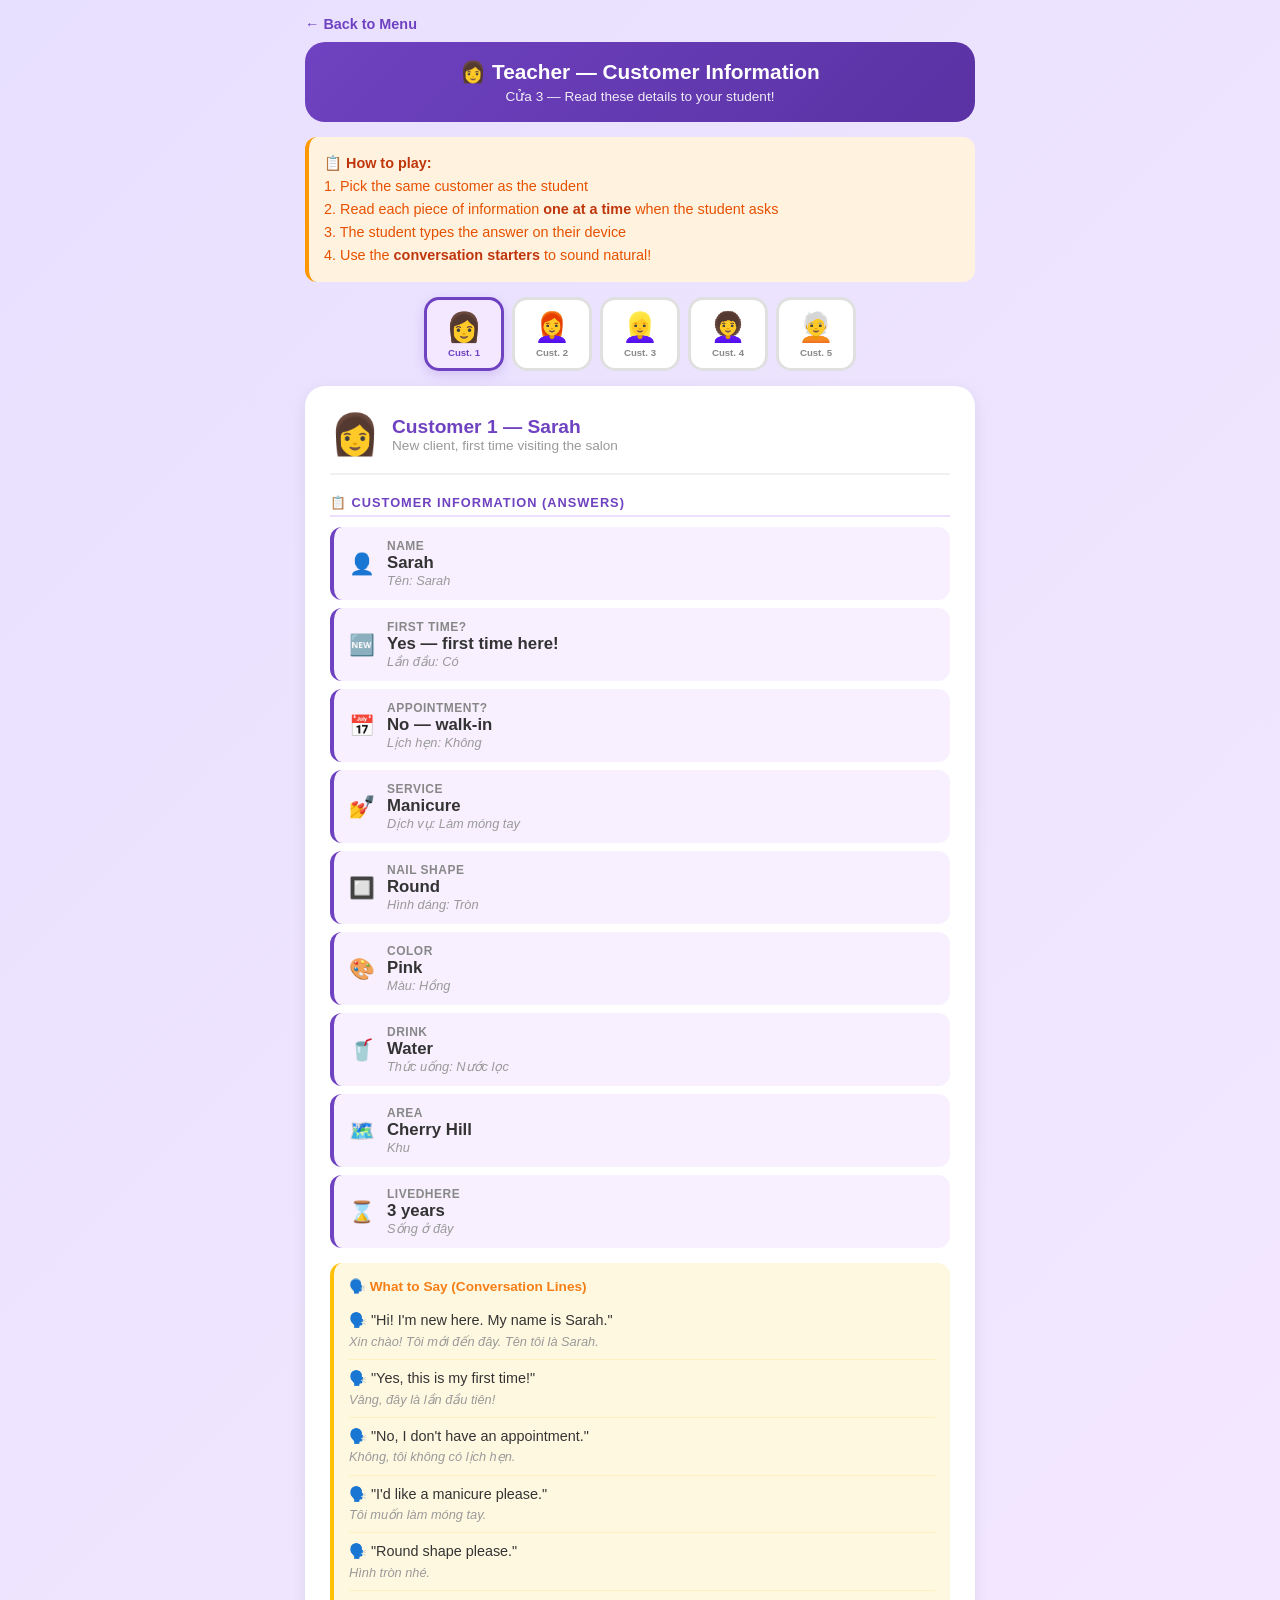
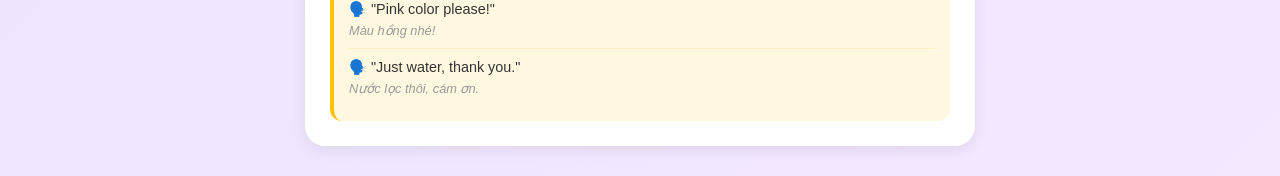
<file: lesson3/teacher.html>
<!DOCTYPE html>
<html lang="en">
<head>
    <meta charset="UTF-8">
    <meta name="viewport" content="width=device-width, initial-scale=1.0">
    <title>👩 Teacher — Customer Info — Cửa 3</title>
    <style>
        * { box-sizing: border-box; margin: 0; padding: 0; }
        body {
            font-family: 'Segoe UI', sans-serif;
            background: linear-gradient(135deg, #e8e0ff, #f3e8ff);
            min-height: 100vh; padding: 15px;
            max-width: 700px; margin: 0 auto;
        }
        .back-link {
            display: inline-block; margin-bottom: 10px; color: #6f42c1;
            text-decoration: none; font-size: 0.9rem; font-weight: bold;
        }
        .header {
            text-align: center; padding: 18px;
            background: linear-gradient(135deg, #6f42c1, #5a32a3);
            color: white; border-radius: 20px; margin-bottom: 15px;
        }
        .header h1 { font-size: 1.3rem; margin-bottom: 4px; }
        .header p { font-size: 0.85rem; opacity: 0.9; }

        /* Instructions */
        .instructions {
            background: #fff3e0; border-left: 4px solid #ff9800;
            border-radius: 12px; padding: 15px; margin-bottom: 15px;
            font-size: 0.9rem; color: #e65100; line-height: 1.6;
        }
        .instructions strong { color: #bf360c; }

        /* Customer Tabs */
        .customer-row {
            display: flex; gap: 8px; justify-content: center;
            margin-bottom: 15px; flex-wrap: wrap;
        }
        .customer-tab {
            display: flex; flex-direction: column; align-items: center;
            background: white; border: 3px solid #e0e0e0; border-radius: 15px;
            padding: 10px 8px; cursor: pointer; transition: all 0.3s;
            min-width: 60px; flex: 1; max-width: 80px;
        }
        .customer-tab:hover { border-color: #6f42c1; transform: translateY(-2px); }
        .customer-tab.active {
            border-color: #6f42c1; background: #f3e8ff;
            box-shadow: 0 4px 12px rgba(111,66,193,0.2);
        }
        .customer-tab .av { font-size: 1.8rem; }
        .customer-tab .lb { font-size: 0.6rem; font-weight: bold; color: #888; margin-top: 3px; }
        .customer-tab.active .lb { color: #6f42c1; }

        /* Customer Card */
        .customer-card {
            background: white; border-radius: 20px; padding: 25px;
            box-shadow: 0 4px 15px rgba(0,0,0,0.08); margin-bottom: 15px;
            display: none;
        }
        .customer-card.active { display: block; }

        .card-header {
            display: flex; align-items: center; gap: 12px;
            margin-bottom: 20px; padding-bottom: 15px;
            border-bottom: 2px solid #f0f0f0;
        }
        .card-header .av { font-size: 2.5rem; }
        .card-header .info h2 { font-size: 1.2rem; color: #6f42c1; }
        .card-header .info p { font-size: 0.85rem; color: #999; }

        /* Section Divider */
        .section-title {
            font-size: 0.8rem; font-weight: bold; color: #6f42c1;
            text-transform: uppercase; letter-spacing: 1px;
            margin: 20px 0 10px; padding-bottom: 5px;
            border-bottom: 2px solid #ede0ff;
        }

        /* Info Row */
        .info-row {
            display: flex; align-items: center; gap: 12px;
            padding: 12px 15px; margin-bottom: 8px;
            background: #f8f0ff; border-radius: 12px;
            border-left: 4px solid #6f42c1;
        }
        .info-row .icon { font-size: 1.3rem; flex-shrink: 0; }
        .info-row .content { flex: 1; }
        .info-row .label {
            font-size: 0.75rem; color: #888; font-weight: bold;
            text-transform: uppercase; letter-spacing: 0.5px;
        }
        .info-row .value {
            font-size: 1.05rem; color: #333; font-weight: 600;
        }
        .info-row .value-vn {
            font-size: 0.8rem; color: #999; font-style: italic;
        }

        /* Script hint */
        .script-box {
            background: #e8f5e9; border-left: 4px solid #4caf50;
            border-radius: 12px; padding: 15px; margin-top: 8px;
        }
        .script-box .script-label {
            font-size: 0.75rem; color: #2e7d32; font-weight: bold;
            text-transform: uppercase; margin-bottom: 5px;
        }
        .script-box .script-text {
            font-size: 0.95rem; color: #333; line-height: 1.5;
        }
        .script-box .script-vn {
            font-size: 0.85rem; color: #888; font-style: italic; margin-top: 4px;
        }

        /* Conversation Starters */
        .convo-box {
            background: #fff8e1; border-left: 4px solid #ffc107;
            border-radius: 12px; padding: 15px; margin-top: 15px;
        }
        .convo-box h4 { font-size: 0.85rem; color: #f57f17; margin-bottom: 8px; }
        .convo-line {
            padding: 8px 0; border-bottom: 1px solid #fff0c0;
            font-size: 0.9rem; line-height: 1.5;
        }
        .convo-line:last-child { border-bottom: none; }
        .convo-line .en { color: #333; font-weight: 500; }
        .convo-line .vn { color: #999; font-size: 0.8rem; font-style: italic; }

        @media (max-width: 400px) {
            .customer-tab { min-width: 52px; padding: 8px 5px; }
            .customer-tab .av { font-size: 1.5rem; }
        }
    </style>
</head>
<body>

<a href="index.html" class="back-link">← Back to Menu</a>

<div class="header">
    <h1>👩 Teacher — Customer Information</h1>
    <p>Cửa 3 — Read these details to your student!</p>
</div>

<div class="instructions">
    <strong>📋 How to play:</strong><br>
    1. Pick the same customer as the student<br>
    2. Read each piece of information <strong>one at a time</strong> when the student asks<br>
    3. The student types the answer on their device<br>
    4. Use the <strong>conversation starters</strong> to sound natural!
</div>

<!-- Customer Tabs -->
<div class="customer-row" id="teacherTabs">
    <div class="customer-tab active" onclick="showCustomer(0)">
        <div class="av">👩</div><div class="lb">Cust. 1</div>
    </div>
    <div class="customer-tab" onclick="showCustomer(1)">
        <div class="av">👩‍🦰</div><div class="lb">Cust. 2</div>
    </div>
    <div class="customer-tab" onclick="showCustomer(2)">
        <div class="av">👱‍♀️</div><div class="lb">Cust. 3</div>
    </div>
    <div class="customer-tab" onclick="showCustomer(3)">
        <div class="av">👩‍🦱</div><div class="lb">Cust. 4</div>
    </div>
    <div class="customer-tab" onclick="showCustomer(4)">
        <div class="av">🧑‍🦳</div><div class="lb">Cust. 5</div>
    </div>
</div>

<!-- Customer Cards (generated by JS) -->
<div id="cardsContainer"></div>

<script>
const customers = [
    {
        name: "Customer 1 — Sarah", avatar: "👩",
        desc: "New client, first time visiting the salon",
        fields: [
            { icon: "👤", label: "Name", value: "Sarah", vn: "Tên: Sarah" },
            { icon: "🆕", label: "First time?", value: "Yes — first time here!", vn: "Lần đầu: Có" },
            { icon: "📅", label: "Appointment?", value: "No — walk-in", vn: "Lịch hẹn: Không" },
            { icon: "💅", label: "Service", value: "Manicure", vn: "Dịch vụ: Làm móng tay" },
            { icon: "🔲", label: "Nail Shape", value: "Round", vn: "Hình dáng: Tròn" },
            { icon: "🎨", label: "Color", value: "Pink", vn: "Màu: Hồng" },
            { icon: "🥤", label: "Drink", value: "Water", vn: "Thức uống: Nước lọc" },
            { icon: "🗺️", label: "Area", value: "Cherry Hill", vn: "Khu" },
            { icon: "⌛", label: "LivedHere", value: "3 years", vn: "Sống ở đây" }
        ],
        script: [
            { en: "Hi! I'm new here. My name is Sarah.", vn: "Xin chào! Tôi mới đến đây. Tên tôi là Sarah." },
            { en: "Yes, this is my first time!", vn: "Vâng, đây là lần đầu tiên!" },
            { en: "No, I don't have an appointment.", vn: "Không, tôi không có lịch hẹn." },
            { en: "I'd like a manicure please.", vn: "Tôi muốn làm móng tay." },
            { en: "Round shape please.", vn: "Hình tròn nhé." },
            { en: "Pink color please!", vn: "Màu hồng nhé!" },
            { en: "Just water, thank you.", vn: "Nước lọc thôi, cám ơn." }
        ]
    },
    {
        name: "Customer 2 — Jessica", avatar: "👩‍🦰",
        desc: "Returning client, brought her sister today",
        fields: [
            { icon: "👤", label: "Name", value: "Jessica", vn: "Tên: Jessica" },
            { icon: "🆕", label: "First time?", value: "No — regular customer!", vn: "Lần đầu: Không, khách quen" },
            { icon: "📅", label: "Appointment?", value: "Yes, at 2 o'clock", vn: "Lịch hẹn: Có, lúc 2 giờ" },
            { icon: "👫", label: "Came with?", value: "Her sister", vn: "Đến cùng: Chị gái" },
            { icon: "💅", label: "Service", value: "Pedicure", vn: "Dịch vụ: Làm móng chân" },
            { icon: "🔲", label: "Nail Shape", value: "Square", vn: "Hình dáng: Vuông" },
            { icon: "🎨", label: "Color", value: "Red", vn: "Màu: Đỏ" },
            { icon: "🥤", label: "Drink", value: "Coffee", vn: "Thức uống: Cà phê" },
            { icon: "🗺️", label: "Area", value: "Camden", vn: "Khu" },
            { icon: "⌛", label: "LivedHere", value: "10 years", vn: "Sống ở đây" }
        ],
        script: [
            { en: "Hi! I'm back! My name is Jessica.", vn: "Xin chào! Tôi trở lại! Tên tôi là Jessica." },
            { en: "No, I come here every month!", vn: "Không, tôi đến đây mỗi tháng!" },
            { en: "Yes, I have an appointment at 2 o'clock.", vn: "Vâng, tôi có lịch hẹn lúc 2 giờ." },
            { en: "I brought my sister today!", vn: "Hôm nay tôi mang theo chị gái!" },
            { en: "I'd like a pedicure please.", vn: "Tôi muốn làm móng chân." },
            { en: "Square shape for me.", vn: "Hình vuông cho tôi." },
            { en: "Red please!", vn: "Màu đỏ nhé!" },
            { en: "Can I have coffee?", vn: "Cho tôi cà phê được không?" }
        ]
    },
    {
        name: "Customer 3 — Emily", avatar: "👱‍♀️",
        desc: "Chatty client who loves talking about family",
        fields: [
            { icon: "👤", label: "Name", value: "Emily", vn: "Tên: Emily" },
            { icon: "💍", label: "Married?", value: "Yes", vn: "Kết hôn: Có" },
            { icon: "👨", label: "Husband's name", value: "David", vn: "Tên chồng: David" },
            { icon: "👶", label: "Children?", value: "Yes, 2 kids", vn: "Con: Có, 2 đứa" },
            { icon: "🏫", label: "Kids in school?", value: "Yes — primary school", vn: "Đi học: Có, tiểu học" },
            { icon: "💅", label: "Service", value: "Gel nails", vn: "Dịch vụ: Gel" },
            { icon: "🎨", label: "Color", value: "French tips", vn: "Màu: French" },
            { icon: "🥤", label: "Drink", value: "Tea", vn: "Thức uống: Trà" },
            { icon: "🗺️", label: "Area", value: "Collingswood", vn: "Khu" },
            { icon: "⌛", label: "LivedHere", value: "1 years", vn: "Sống ở đây" }
        ],
        script: [
            { en: "Hi! My name is Emily. Nice salon!", vn: "Xin chào! Tên tôi là Emily. Tiệm đẹp quá!" },
            { en: "Yes, I'm married!", vn: "Vâng, tôi đã kết hôn!" },
            { en: "My husband's name is David.", vn: "Chồng tôi tên là David." },
            { en: "I have 2 kids.", vn: "Tôi có 2 đứa con." },
            { en: "Yes, they go to primary school.", vn: "Có, chúng học tiểu học." },
            { en: "I want gel nails please.", vn: "Tôi muốn làm gel." },
            { en: "French tips, please!", vn: "Kiểu French nhé!" },
            { en: "Tea for me, please.", vn: "Cho tôi trà nhé." }
        ]
    },
    {
        name: "Customer 4 — Lisa", avatar: "👩‍🦱",
        desc: "Shy new client, her mother is a regular here",
        fields: [
            { icon: "👤", label: "Name", value: "Lisa", vn: "Tên: Lisa" },
            { icon: "🆕", label: "First time?", value: "Yes — first time ever!", vn: "Lần đầu: Có, lần đầu tiên!" },
            { icon: "👩‍👧", label: "Who recommended?", value: "Her mother", vn: "Ai giới thiệu: Mẹ" },
            { icon: "📅", label: "Appointment?", value: "No — walk-in", vn: "Lịch hẹn: Không" },
            { icon: "💅", label: "Service", value: "Manicure", vn: "Dịch vụ: Làm móng tay" },
            { icon: "🔲", label: "Nail Shape", value: "Oval", vn: "Hình dáng: Oval" },
            { icon: "🎨", label: "Color", value: "White", vn: "Màu: Trắng" },
            { icon: "🥤", label: "Drink", value: "Orange juice", vn: "Thức uống: Nước cam" },
            { icon: "🗺️", label: "Area", value: "Haddonfield", vn: "Khu" },
            { icon: "⌛", label: "LivedHere", value: "7 years", vn: "Sống ở đây" }
        ],
        script: [
            { en: "Um... hi... my name is Lisa.", vn: "Ừm... xin chào... tên tôi là Lisa." },
            { en: "Yes, this is my first time getting nails done.", vn: "Vâng, đây là lần đầu tôi làm nail." },
            { en: "My mother told me to come here.", vn: "Mẹ tôi bảo tôi đến đây." },
            { en: "No, I don't have an appointment.", vn: "Không, tôi không có lịch hẹn." },
            { en: "Just a manicure please.", vn: "Chỉ làm móng tay thôi." },
            { en: "Oval shape please.", vn: "Hình oval nhé." },
            { en: "White color please.", vn: "Màu trắng nhé." },
            { en: "Can I have orange juice?", vn: "Cho tôi nước cam được không?" }
        ]
    },
    {
        name: "Customer 5 — Margaret", avatar: "🧑‍🦳",
        desc: "Chatty grandma, regular client, big family!",
        fields: [
            { icon: "👤", label: "Name", value: "Margaret", vn: "Tên: Margaret" },
            { icon: "🆕", label: "First time?", value: "No — regular client", vn: "Lần đầu: Không, khách quen" },
            { icon: "👶", label: "Children?", value: "3 (2 daughters, 1 son)", vn: "Con: 3 (2 gái, 1 trai)" },
            { icon: "👶", label: "Grandchildren?", value: "5 grandchildren", vn: "Cháu: 5 cháu" },
            { icon: "💒", label: "Family event?", value: "Daughter's wedding", vn: "Sự kiện: Đám cưới con gái" },
            { icon: "💅", label: "Service", value: "Acrylic nails", vn: "Dịch vụ: Acrylic" },
            { icon: "🔲", label: "Nail Shape", value: "Coffin", vn: "Hình dáng: Coffin" },
            { icon: "🎨", label: "Color", value: "Gold", vn: "Màu: Vàng gold" },
            { icon: "🥤", label: "Drink", value: "Wine", vn: "Thức uống: Rượu" },
            { icon: "🗺️", label: "Area", value: "Merchantville", vn: "Khu" },
            { icon: "⌛", label: "LivedHere", value: "2 years", vn: "Sống ở đây" }
        ],
        script: [
            { en: "Hello darling! I'm back! My name is Margaret.", vn: "Xin chào cưng! Tôi trở lại! Tên tôi là Margaret." },
            { en: "No no, I come here all the time!", vn: "Không không, tôi đến đây hoài!" },
            { en: "I have 3 children — 2 daughters and 1 son.", vn: "Tôi có 3 con — 2 gái và 1 trai." },
            { en: "5 grandchildren! They're my world!", vn: "5 cháu! Các cháu là cả thế giới!" },
            { en: "I just came from my daughter's wedding!", vn: "Tôi vừa đi đám cưới con gái!" },
            { en: "Acrylic nails, please!", vn: "Làm acrylic nhé!" },
            { en: "Coffin shape, darling.", vn: "Hình coffin nhé cưng." },
            { en: "Gold! I want to sparkle!", vn: "Vàng gold! Tôi muốn lấp lánh!" },
            { en: "A glass of wine would be lovely.", vn: "Một ly rượu thì tuyệt." }
        ]
    }
];

function buildCards() {
    const container = document.getElementById('cardsContainer');
    customers.forEach((c, ci) => {
        const card = document.createElement('div');
        card.className = 'customer-card' + (ci === 0 ? ' active' : '');
        card.id = 'card-' + ci;

        let fieldsHtml = '';
        c.fields.forEach(f => {
            fieldsHtml += `
                <div class="info-row">
                    <div class="icon">${f.icon}</div>
                    <div class="content">
                        <div class="label">${f.label}</div>
                        <div class="value">${f.value}</div>
                        <div class="value-vn">${f.vn}</div>
                    </div>
                </div>
            `;
        });

        let scriptHtml = '';
        c.script.forEach(s => {
            scriptHtml += `
                <div class="convo-line">
                    <div class="en">🗣️ "${s.en}"</div>
                    <div class="vn">${s.vn}</div>
                </div>
            `;
        });

        card.innerHTML = `
            <div class="card-header">
                <div class="av">${c.avatar}</div>
                <div class="info">
                    <h2>${c.name}</h2>
                    <p>${c.desc}</p>
                </div>
            </div>

            <div class="section-title">📋 Customer Information (Answers)</div>
            ${fieldsHtml}

            <div class="convo-box">
                <h4>🗣️ What to Say (Conversation Lines)</h4>
                ${scriptHtml}
            </div>
        `;

        container.appendChild(card);
    });
}

function showCustomer(idx) {
    document.querySelectorAll('.customer-tab').forEach((t, i) =>
        t.classList.toggle('active', i === idx)
    );
    document.querySelectorAll('.customer-card').forEach((c, i) =>
        c.classList.toggle('active', i === idx)
    );
}

buildCards();
</script>
</body>
</html>
</file>
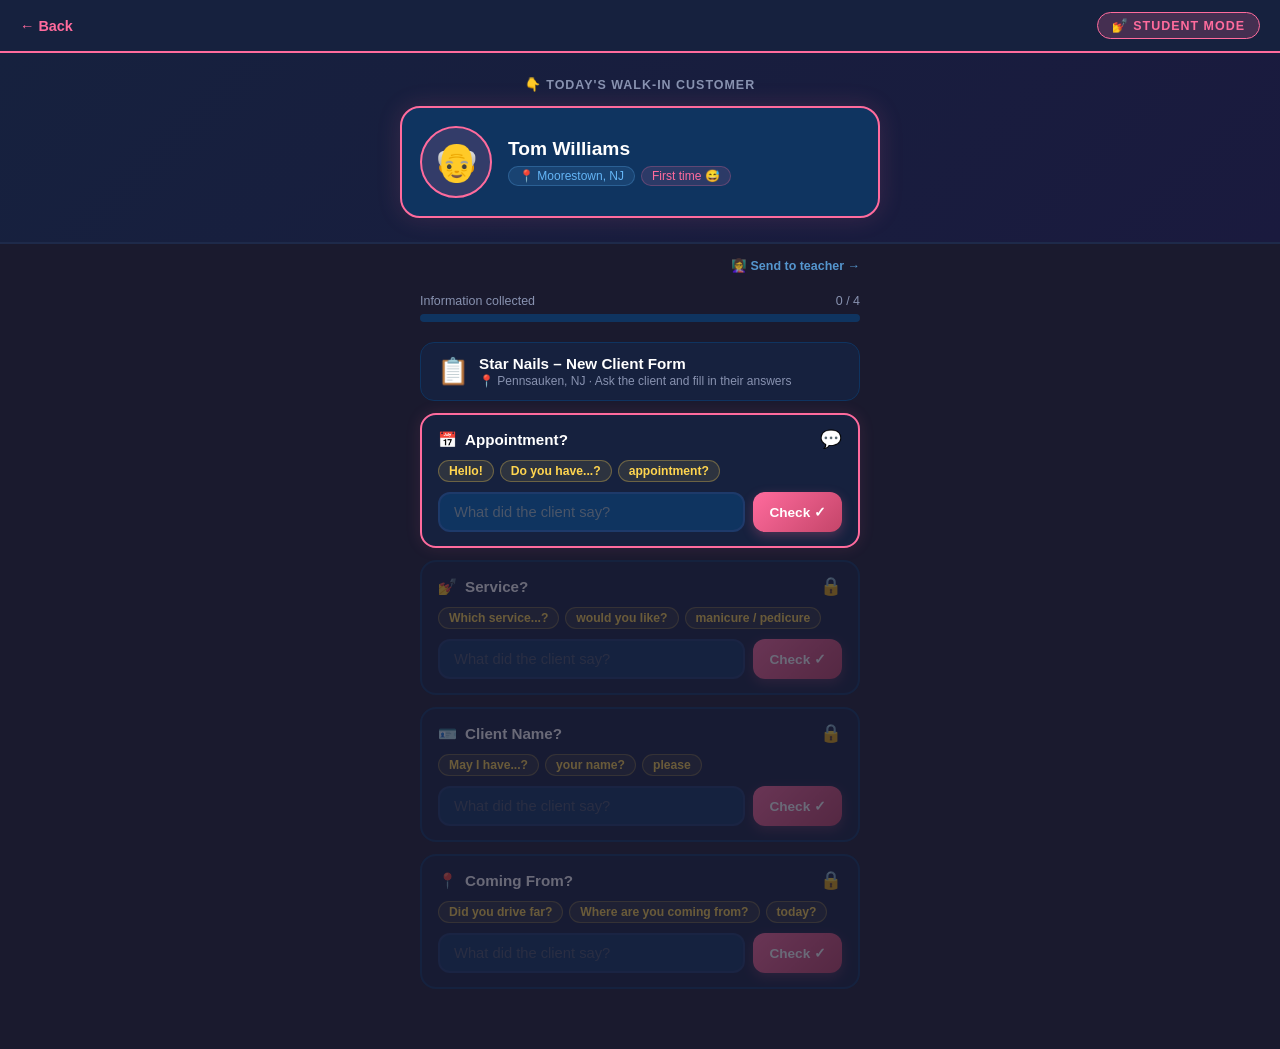
<file: lesson4/student.html>
<!DOCTYPE html>
<html lang="en">
<head>
  <meta charset="UTF-8"/>
  <meta name="viewport" content="width=device-width, initial-scale=1.0"/>
  <title>Student Mode – Lesson 4 | TeeTalk English</title>
  <style>
    * { box-sizing: border-box; margin: 0; padding: 0; }

    body {
      font-family: 'Segoe UI', sans-serif;
      background: #1a1a2e;
      min-height: 100vh;
      color: white;
      padding-bottom: 60px;
    }

    .top-bar {
      background: #16213e;
      padding: 12px 20px;
      display: flex;
      align-items: center;
      justify-content: space-between;
      border-bottom: 2px solid #ff6b9d;
      position: sticky;
      top: 0;
      z-index: 100;
    }

    .back-btn {
      color: #ff6b9d;
      text-decoration: none;
      font-size: 0.9em;
      font-weight: 700;
    }

    .mode-badge {
      background: rgba(255,107,157,0.2);
      border: 1px solid #ff6b9d;
      border-radius: 20px;
      padding: 5px 14px;
      font-size: 0.78em;
      color: #ff6b9d;
      font-weight: 700;
      text-transform: uppercase;
      letter-spacing: 1px;
    }

    /* CUSTOMER REVEAL CARD */
    .customer-reveal {
      background: linear-gradient(135deg, #16213e, #1a1a3e);
      padding: 24px 20px;
      text-align: center;
      border-bottom: 2px solid #1e2a4a;
    }

    .customer-reveal p {
      font-size: 0.78em;
      color: #8892b0;
      text-transform: uppercase;
      letter-spacing: 1px;
      margin-bottom: 14px;
      font-weight: 700;
    }

    .customer-card {
      background: #0f3460;
      border: 2px solid #ff6b9d;
      border-radius: 20px;
      padding: 18px;
      max-width: 480px;
      margin: 0 auto;
      display: flex;
      align-items: center;
      gap: 16px;
      text-align: left;
      box-shadow: 0 0 24px rgba(255,107,157,0.15);
      animation: popIn 0.4s ease;
    }

    @keyframes popIn {
      from { opacity:0; transform: scale(0.95); }
      to   { opacity:1; transform: scale(1); }
    }

    .customer-avatar {
      width: 72px;
      height: 72px;
      border-radius: 50%;
      background: rgba(255,107,157,0.15);
      border: 2px solid #ff6b9d;
      display: flex;
      align-items: center;
      justify-content: center;
      font-size: 38px;
      flex-shrink: 0;
    }

    .customer-info h2 {
      font-size: 1.2em;
      font-weight: 800;
      color: white;
      margin-bottom: 2px;
    }

    .customer-info .customer-tags {
      display: flex;
      flex-wrap: wrap;
      gap: 6px;
      margin-top: 6px;
    }

    .customer-tag {
      background: rgba(255,107,157,0.12);
      border: 1px solid rgba(255,107,157,0.25);
      border-radius: 20px;
      padding: 2px 10px;
      font-size: 0.75em;
      color: #ff6b9d;
    }

    .customer-tag.blue {
      background: rgba(100,181,246,0.12);
      border-color: rgba(100,181,246,0.25);
      color: #64b5f6;
    }

    /* Teacher link button */
    .teacher-link-wrap {
      max-width: 480px;
      margin: 12px auto 0;
      padding: 0 20px;
      text-align: right;
    }

    .teacher-link {
      font-size: 0.78em;
      color: #64b5f6;
      text-decoration: none;
      font-weight: 700;
      display: inline-flex;
      align-items: center;
      gap: 5px;
      opacity: 0.8;
      transition: opacity 0.2s;
    }

    .teacher-link:hover { opacity: 1; }

    /* PROGRESS */
    .progress-wrap {
      max-width: 480px;
      margin: 20px auto;
      padding: 0 20px;
    }

    .progress-label-row {
      display: flex;
      justify-content: space-between;
      font-size: 0.78em;
      color: #8892b0;
      margin-bottom: 6px;
    }

    .progress-track {
      background: #0f3460;
      border-radius: 20px;
      height: 8px;
      overflow: hidden;
    }

    .progress-fill {
      background: linear-gradient(90deg, #ff6b9d, #c44569);
      height: 100%;
      border-radius: 20px;
      transition: width 0.5s ease;
      box-shadow: 0 0 8px rgba(255,107,157,0.5);
    }

    /* SURVEY FORM */
    .survey-form {
      max-width: 480px;
      margin: 0 auto;
      padding: 0 20px;
      display: flex;
      flex-direction: column;
      gap: 12px;
    }

    .form-title {
      display: flex;
      align-items: center;
      gap: 10px;
      padding: 12px 16px;
      background: #16213e;
      border-radius: 14px;
      border: 1px solid #0f3460;
    }

    .form-title .form-icon { font-size: 26px; }

    .form-title .form-text h2 {
      font-size: 0.95em;
      font-weight: 800;
      color: white;
      margin-bottom: 2px;
    }

    .form-title .form-text p {
      font-size: 0.75em;
      color: #8892b0;
    }

    /* FIELD ROW */
    .field-row {
      background: #16213e;
      border: 2px solid #0f3460;
      border-radius: 16px;
      padding: 14px 16px;
      transition: border-color 0.3s, box-shadow 0.3s;
    }

    .field-row.active {
      border-color: #ff6b9d;
      box-shadow: 0 0 16px rgba(255,107,157,0.12);
    }

    .field-row.done {
      border-color: #4caf50;
    }

    .field-row.locked {
      opacity: 0.35;
      pointer-events: none;
    }

    .field-label-row {
      display: flex;
      align-items: center;
      justify-content: space-between;
      margin-bottom: 10px;
    }

    .field-label {
      font-size: 0.95em;
      font-weight: 800;
      color: white;
      display: flex;
      align-items: center;
      gap: 8px;
    }

    .field-status { font-size: 1.1em; }

    .hint-row {
      display: flex;
      flex-wrap: wrap;
      gap: 6px;
      margin-bottom: 10px;
    }

    .hint-chip {
      background: rgba(255,213,79,0.10);
      border: 1px solid rgba(255,213,79,0.30);
      border-radius: 20px;
      padding: 3px 10px;
      font-size: 0.76em;
      color: #ffd54f;
      font-weight: 600;
    }

    .input-row {
      display: flex;
      gap: 8px;
    }

    .answer-input {
      flex: 1;
      background: #0f3460;
      border: 2px solid #1e3a6a;
      border-radius: 12px;
      padding: 10px 14px;
      color: white;
      font-size: 0.92em;
      font-family: 'Segoe UI', sans-serif;
      outline: none;
      transition: border-color 0.2s;
    }

    .answer-input::placeholder { color: #4a5568; }
    .answer-input:focus { border-color: #ff6b9d; }
    .answer-input:disabled { opacity: 0.7; }

    .answer-input.correct-input {
      border-color: #4caf50;
      background: rgba(76,175,80,0.08);
      color: #66bb6a;
      font-weight: 700;
    }

    .answer-input.wrong-input {
      border-color: #f44336;
      animation: shake 0.35s ease;
    }

    @keyframes shake {
      0%,100% { transform: translateX(0); }
      25% { transform: translateX(-5px); }
      75% { transform: translateX(5px); }
    }

    .check-btn {
      background: linear-gradient(135deg, #ff6b9d, #c44569);
      border: none;
      border-radius: 12px;
      padding: 10px 16px;
      color: white;
      font-size: 0.85em;
      font-weight: 700;
      cursor: pointer;
      white-space: nowrap;
      transition: opacity 0.2s;
      box-shadow: 0 4px 12px rgba(255,107,157,0.25);
    }

    .check-btn:hover { opacity: 0.9; }
    .check-btn:disabled { opacity: 0.3; cursor: not-allowed; }

    .field-feedback {
      font-size: 0.82em;
      margin-top: 8px;
      padding: 8px 12px;
      border-radius: 10px;
      display: none;
      line-height: 1.5;
      animation: fadeUp 0.25s ease;
    }

    @keyframes fadeUp {
      from { opacity:0; transform:translateY(4px); }
      to   { opacity:1; transform:translateY(0); }
    }

    .field-feedback.show { display: block; }
    .field-feedback.ok {
      background: rgba(76,175,80,0.10);
      border: 1px solid rgba(76,175,80,0.30);
      color: #66bb6a;
    }
    .field-feedback.no {
      background: rgba(244,67,54,0.08);
      border: 1px solid rgba(244,67,54,0.25);
      color: #ef9a9a;
    }
    .field-feedback .correct-ans {
      margin-top: 4px;
      color: #66bb6a;
      font-style: italic;
    }

    /* RESULT SCREEN */
    .result-screen {
      display: none;
      flex-direction: column;
      align-items: center;
      text-align: center;
      padding: 40px 24px;
      max-width: 480px;
      margin: 0 auto;
      animation: fadeUp 0.5s ease;
    }

    .result-screen.show { display: flex; }

    .result-trophy { font-size: 72px; margin-bottom: 16px; }

    .result-screen h2 {
      font-size: 1.8em;
      font-weight: 900;
      margin-bottom: 6px;
    }

    .result-screen .result-sub {
      color: #8892b0;
      font-size: 0.9em;
      margin-bottom: 24px;
    }

    .score-row {
      display: flex;
      gap: 14px;
      margin-bottom: 24px;
      flex-wrap: wrap;
      justify-content: center;
    }

    .score-pill {
      background: #16213e;
      border: 2px solid #ff6b9d;
      border-radius: 30px;
      padding: 10px 22px;
      font-weight: 700;
      color: #ff6b9d;
    }

    .summary-card {
      background: #16213e;
      border: 1px solid #0f3460;
      border-radius: 16px;
      padding: 18px;
      width: 100%;
      text-align: left;
      margin-bottom: 24px;
    }

    .summary-card h3 {
      font-size: 0.78em;
      color: #ff6b9d;
      text-transform: uppercase;
      letter-spacing: 1px;
      font-weight: 700;
      margin-bottom: 14px;
    }

    .summary-row {
      display: flex;
      align-items: center;
      gap: 12px;
      padding: 8px 0;
      border-bottom: 1px solid #1e2a4a;
      font-size: 0.88em;
    }

    .summary-row:last-child { border-bottom: none; }
    .summary-row .s-icon { font-size: 1.1em; width: 24px; text-align: center; }
    .summary-row .s-label { color: #8892b0; width: 130px; flex-shrink: 0; }
    .summary-row .s-value { color: #66bb6a; font-weight: 700; }

    .result-btns {
      display: flex;
      flex-direction: column;
      gap: 12px;
      width: 100%;
    }

    .btn-primary {
      padding: 15px;
      background: linear-gradient(135deg, #ff6b9d, #c44569);
      color: white;
      border: none;
      border-radius: 14px;
      font-size: 1em;
      font-weight: 700;
      cursor: pointer;
      text-decoration: none;
      text-align: center;
      display: block;
      transition: opacity 0.2s;
    }

    .btn-primary:hover { opacity: 0.9; }

    .btn-secondary {
      padding: 13px;
      background: transparent;
      color: #8892b0;
      border: 2px solid #1e2a4a;
      border-radius: 14px;
      font-size: 0.9em;
      font-weight: 700;
      cursor: pointer;
      text-decoration: none;
      text-align: center;
      display: block;
      transition: border-color 0.2s;
    }

    .btn-secondary:hover { border-color: #8892b0; }
  </style>
</head>
<body>

  <!-- TOP BAR -->
  <div class="top-bar">
    <a href="index.html" class="back-btn">← Back</a>
    <div class="mode-badge">💅 Student Mode</div>
  </div>

  <!-- CUSTOMER CARD -->
  <div class="customer-reveal">
    <p>👇 Today's walk-in customer</p>
    <div class="customer-card" id="customer-card">
      <!-- Filled by JS -->
    </div>
  </div>

  <!-- Teacher link -->
  <div class="teacher-link-wrap">
    <a href="#" id="teacher-link" class="teacher-link">
      👩‍🏫 Send to teacher →
    </a>
  </div>

  <!-- PROGRESS -->
  <div class="progress-wrap">
    <div class="progress-label-row">
      <span>Information collected</span>
      <span id="progress-text">0 / 4</span>
    </div>
    <div class="progress-track">
      <div class="progress-fill" id="progress-fill" style="width:0%"></div>
    </div>
  </div>

  <!-- SURVEY FORM -->
  <div class="survey-form" id="survey-form">

    <div class="form-title">
      <div class="form-icon">📋</div>
      <div class="form-text">
        <h2>Star Nails – New Client Form</h2>
        <p>📍 Pennsauken, NJ · Ask the client and fill in their answers</p>
      </div>
    </div>

    <!-- Field 1 -->
    <div class="field-row active" id="field-1">
      <div class="field-label-row">
        <div class="field-label"><span>📅</span> Appointment?</div>
        <span class="field-status" id="status-1">💬</span>
      </div>
      <div class="hint-row" id="hints-1"></div>
      <div class="input-row">
        <input class="answer-input" id="input-1" type="text"
          placeholder="What did the client say?"
          onkeydown="if(event.key==='Enter') checkAnswer(1)"/>
        <button class="check-btn" id="btn-1" onclick="checkAnswer(1)">Check ✓</button>
      </div>
      <div class="field-feedback" id="feedback-1"></div>
    </div>

    <!-- Field 2 -->
    <div class="field-row locked" id="field-2">
      <div class="field-label-row">
        <div class="field-label"><span>💅</span> Service?</div>
        <span class="field-status" id="status-2">🔒</span>
      </div>
      <div class="hint-row" id="hints-2"></div>
      <div class="input-row">
        <input class="answer-input" id="input-2" type="text"
          placeholder="What did the client say?"
          onkeydown="if(event.key==='Enter') checkAnswer(2)"/>
        <button class="check-btn" id="btn-2" onclick="checkAnswer(2)">Check ✓</button>
      </div>
      <div class="field-feedback" id="feedback-2"></div>
    </div>

    <!-- Field 3 -->
    <div class="field-row locked" id="field-3">
      <div class="field-label-row">
        <div class="field-label"><span>🪪</span> Client Name?</div>
        <span class="field-status" id="status-3">🔒</span>
      </div>
      <div class="hint-row" id="hints-3"></div>
      <div class="input-row">
        <input class="answer-input" id="input-3" type="text"
          placeholder="What did the client say?"
          onkeydown="if(event.key==='Enter') checkAnswer(3)"/>
        <button class="check-btn" id="btn-3" onclick="checkAnswer(3)">Check ✓</button>
      </div>
      <div class="field-feedback" id="feedback-3"></div>
    </div>

    <!-- Field 4 -->
    <div class="field-row locked" id="field-4">
      <div class="field-label-row">
        <div class="field-label"><span>📍</span> Coming From?</div>
        <span class="field-status" id="status-4">🔒</span>
      </div>
      <div class="hint-row" id="hints-4"></div>
      <div class="input-row">
        <input class="answer-input" id="input-4" type="text"
          placeholder="What did the client say?"
          onkeydown="if(event.key==='Enter') checkAnswer(4)"/>
        <button class="check-btn" id="btn-4" onclick="checkAnswer(4)">Check ✓</button>
      </div>
      <div class="field-feedback" id="feedback-4"></div>
    </div>

  </div>

  <!-- RESULT SCREEN -->
  <div class="result-screen" id="result-screen">
    <div class="result-trophy">🎉</div>
    <h2>Form Complete!</h2>
    <p class="result-sub">You collected all client info in English!</p>

    <div class="score-row">
      <div class="score-pill">⭐ +100 XP</div>
      <div class="score-pill">✅ 4 / 4 done</div>
    </div>

    <div class="summary-card">
      <h3>📋 Star Nails – Client Record</h3>
      <div class="summary-row">
        <span class="s-icon">📅</span>
        <span class="s-label">Appointment</span>
        <span class="s-value" id="summary-1">–</span>
      </div>
      <div class="summary-row">
        <span class="s-icon">💅</span>
        <span class="s-label">Service</span>
        <span class="s-value" id="summary-2">–</span>
      </div>
      <div class="summary-row">
        <span class="s-icon">🪪</span>
        <span class="s-label">Client Name</span>
        <span class="s-value" id="summary-3">–</span>
      </div>
      <div class="summary-row">
        <span class="s-icon">📍</span>
        <span class="s-label">Coming From</span>
        <span class="s-value" id="summary-4">–</span>
      </div>
    </div>

    <div class="result-btns">
      <button class="btn-primary" onclick="newCustomer()">
        👤 New Customer
      </button>
      <a href="../index.html" class="btn-secondary">
        🏠 Back to All Lessons
      </a>
    </div>
  </div>

<script>
  // ── ALL CUSTOMERS ─────────────────────────────────────────────────
const customers = [
    {
      id: 0,
      avatar: "👩",
      name: "Linda Johnson",
      tag1: "Cherry Hill, NJ",
      tag2: "First visit",
      fields: {
        1: {
          hints: ["Hello!", "Do you have...?", "appointment?"],
          accepted: ["no","no i dont","no i don't","no appointment",
                     "no i don't have one","no i dont have one"],
          display: "No appointment",
          summary: "No appointment"
        },
        2: {
          hints: ["Which service...?", "would you like?", "basic / spa / deluxe"],
          accepted: ["spa","spa pedicure","the spa pedicure",
                     "i would like spa","i want spa","spa please"],
          display: "Spa pedicure",
          summary: "Spa Pedicure"
        },
        3: {
          hints: ["May I have...?", "your name?", "for our records"],
          accepted: ["linda","my name is linda","im linda",
                     "i'm linda","linda johnson"],
          display: "Linda",
          summary: "Linda"
        },
        4: {
          hints: ["Did you drive far?", "Where are you coming from?", "today?"],
          accepted: ["cherry hill","from cherry hill","i came from cherry hill",
                     "cherry hill nj","drove from cherry hill"],
          display: "Cherry Hill, NJ",
          summary: "Cherry Hill, NJ"
        }
      }
    },
    {
      id: 1,
      avatar: "👩‍🦱",
      name: "Maria Rodriguez",
      tag1: "Camden, NJ",
      tag2: "Has a dog 🐶",
      fields: {
        1: {
          hints: ["Hello!", "Do you have...?", "appointment?"],
          accepted: ["yes","yes i do","i have an appointment",
                     "yes i have","yes at 2"],
          display: "Yes – 2pm",
          summary: "Has appointment – 2pm"
        },
        2: {
          hints: ["Which service...?", "would you like?", "manicure / pedicure"],
          accepted: ["gel","gel nails","gel manicure","i want gel",
                     "i would like gel","gel please"],
          display: "Gel manicure",
          summary: "Gel Manicure"
        },
        3: {
          hints: ["May I have...?", "your name?", "please"],
          accepted: ["maria","my name is maria","im maria",
                     "i'm maria","maria rodriguez"],
          display: "Maria",
          summary: "Maria"
        },
        4: {
          hints: ["Did you drive far?", "Where are you coming from?", "today?"],
          accepted: ["camden","from camden","i came from camden",
                     "camden nj","i live in camden"],
          display: "Camden, NJ",
          summary: "Camden, NJ"
        }
      }
    },
    {
      id: 2,
      avatar: "👩‍⚕️",
      name: "Ashley Kim",
      tag1: "Cooper Hospital",
      tag2: "Nurse 🏥",
      fields: {
        1: {
          hints: ["Hello!", "Do you have...?", "appointment?"],
          accepted: ["no","no i dont","no i don't","no appointment",
                     "i dont have one","walk in","just walked in"],
          display: "No appointment",
          summary: "No appointment"
        },
        2: {
          hints: ["Which service...?", "would you like?", "manicure / pedicure"],
          accepted: ["basic pedicure","basic","pedicure","just basic",
                     "i want basic","i would like basic pedicure","basic ped"],
          display: "Basic pedicure",
          summary: "Basic Pedicure"
        },
        3: {
          hints: ["May I have...?", "your name?", "please"],
          accepted: ["ashley","my name is ashley","im ashley",
                     "i'm ashley","ashley kim"],
          display: "Ashley",
          summary: "Ashley"
        },
        4: {
          hints: ["Did you drive far?", "Where are you coming from?", "today?"],
          accepted: ["cooper hospital","hospital","cooper",
                     "from the hospital","i work at cooper",
                     "came from hospital"],
          display: "Cooper Hospital",
          summary: "Cooper Hospital, Camden"
        }
      }
    },
    {
      id: 3,
      avatar: "👴",
      name: "Tom Williams",
      tag1: "Moorestown, NJ",
      tag2: "First time 😅",
      fields: {
        1: {
          hints: ["Hello!", "Do you have...?", "appointment?"],
          accepted: ["no","no i dont","no i don't","first time",
                     "no appointment","i don't have one","i dont have one"],
          display: "No appointment",
          summary: "No appointment"
        },
        2: {
          hints: ["Which service...?", "would you like?", "manicure / pedicure"],
          accepted: ["manicure","basic manicure","just a manicure",
                     "i want a manicure","i would like a manicure",
                     "manicure please"],
          display: "Basic manicure",
          summary: "Basic Manicure"
        },
        3: {
          hints: ["May I have...?", "your name?", "please"],
          accepted: ["tom","my name is tom","im tom",
                     "i'm tom","tom williams"],
          display: "Tom",
          summary: "Tom"
        },
        4: {
          hints: ["Did you drive far?", "Where are you coming from?", "today?"],
          accepted: ["moorestown","from moorestown","i came from moorestown",
                     "moorestown nj","i live in moorestown"],
          display: "Moorestown, NJ",
          summary: "Moorestown, NJ"
        }
      }
    },
    {
      id: 4,
      avatar: "👩‍🦳",
      name: "Diane Carter",
      tag1: "Haddonfield, NJ",
      tag2: "Regular ⭐",
      fields: {
        1: {
          hints: ["Hello!", "Do you have...?", "appointment?"],
          accepted: ["yes","yes i do","i have an appointment",
                     "yes i have","yes at 3","yes appointment"],
          display: "Yes – 3pm",
          summary: "Has appointment – 3pm"
        },
        2: {
          hints: ["Which service...?", "would you like?", "basic / spa / deluxe"],
          accepted: ["deluxe","deluxe pedicure","the deluxe","i want deluxe",
                     "i would like deluxe","deluxe please"],
          display: "Deluxe pedicure",
          summary: "Deluxe Pedicure"
        },
        3: {
          hints: ["May I have...?", "your name?", "please"],
          accepted: ["diane","my name is diane","im diane",
                     "i'm diane","diane carter"],
          display: "Diane",
          summary: "Diane"
        },
        4: {
          hints: ["Did you drive far?", "Where are you coming from?", "today?"],
          accepted: ["haddonfield","from haddonfield","i came from haddonfield",
                     "haddonfield nj","i live in haddonfield"],
          display: "Haddonfield, NJ",
          summary: "Haddonfield, NJ"
        }
      }
    }
  ];
  // ── STATE ─────────────────────────────────────────────────────────
  let currentCustomer = null;
  let completed = 0;
  const total = 4;

  // ── INIT ──────────────────────────────────────────────────────────
  function init() {
    // Check URL for customer id (so teacher can match)
    const params = new URLSearchParams(window.location.search);
    const cid = params.get('c');

    if (cid !== null && customers[cid]) {
      currentCustomer = customers[parseInt(cid)];
    } else {
      // Pick random
      const idx = Math.floor(Math.random() * customers.length);
      currentCustomer = customers[idx];
      // Update URL without reload
      history.replaceState(null, '', `?c=${currentCustomer.id}`);
    }

    renderCustomerCard();
    renderHints();
    updateTeacherLink();
    resetFields();
  }

  // ── RENDER CUSTOMER CARD ──────────────────────────────────────────
  function renderCustomerCard() {
    const c = currentCustomer;
    document.getElementById('customer-card').innerHTML = `
      <div class="customer-avatar">${c.avatar}</div>
      <div class="customer-info">
        <h2>${c.name}</h2>
        <div class="customer-tags">
          <span class="customer-tag blue">📍 ${c.tag1}</span>
          <span class="customer-tag">${c.tag2}</span>
        </div>
      </div>
    `;
  }

  // ── RENDER HINTS ──────────────────────────────────────────────────
  function renderHints() {
    for (let i = 1; i <= 4; i++) {
      const hintRow = document.getElementById(`hints-${i}`);
      const field = currentCustomer.fields[i];
      hintRow.innerHTML = field.hints
        .map(h => `<span class="hint-chip">${h}</span>`)
        .join('');
    }
  }

  // ── TEACHER LINK ──────────────────────────────────────────────────
  function updateTeacherLink() {
    const link = document.getElementById('teacher-link');
    link.href = `teacher.html?c=${currentCustomer.id}`;
  }

  // ── CHECK ANSWER ──────────────────────────────────────────────────
  function checkAnswer(num) {
    const input    = document.getElementById(`input-${num}`);
    const feedback = document.getElementById(`feedback-${num}`);
    const field    = document.getElementById(`field-${num}`);
    const status   = document.getElementById(`status-${num}`);
    const btn      = document.getElementById(`btn-${num}`);
    const data     = currentCustomer.fields[num];

    const raw   = input.value.trim();
    if (!raw) return;

    const clean = raw.toLowerCase().replace(/[.,!?'"]/g, '').trim();
    const isOK  = data.accepted.some(a =>
      clean.includes(a) || a.includes(clean)
    );

    if (isOK) {
      input.classList.add('correct-input');
      input.disabled = true;
      btn.disabled   = true;

      feedback.className = 'field-feedback show ok';
      feedback.innerHTML = `✅ Got it!`;

      field.classList.remove('active');
      field.classList.add('done');
      status.textContent = '✅';

      document.getElementById(`summary-${num}`).textContent = data.summary;

      completed++;
      updateProgress();

      const next = document.getElementById(`field-${num + 1}`);
      if (next) {
        next.classList.remove('locked');
        next.classList.add('active');
        document.getElementById(`status-${num + 1}`).textContent = '💬';
        setTimeout(() => {
          next.scrollIntoView({ behavior: 'smooth', block: 'center' });
        }, 400);
      }

      if (completed === total) {
        setTimeout(showResults, 700);
      }

    } else {
      input.classList.add('wrong-input');
      feedback.className = 'field-feedback show no';
      feedback.innerHTML = `
        ❌ Ask your teacher again and listen carefully.
        <div class="correct-ans">Expected: "${data.display}"</div>
      `;
      setTimeout(() => input.classList.remove('wrong-input'), 400);
    }
  }

  // ── PROGRESS ─────────────────────────────────────────────────────
  function updateProgress() {
    const pct = (completed / total) * 100;
    document.getElementById('progress-fill').style.width = pct + '%';
    document.getElementById('progress-text').textContent =
      `${completed} / ${total}`;
  }

  // ── RESULTS ──────────────────────────────────────────────────────
  function showResults() {
    document.getElementById('survey-form').style.display  = 'none';
    document.querySelector('.progress-wrap').style.display = 'none';
    document.getElementById('result-screen').classList.add('show');

    let xp = parseInt(localStorage.getItem('nailXP') || '0');
    localStorage.setItem('nailXP', xp + 100);

    let done = JSON.parse(localStorage.getItem('nailCompleted') || '[]');
    if (!done.includes(4)) { done.push(4); }
    localStorage.setItem('nailCompleted', JSON.stringify(done));

    window.scrollTo({ top: 0, behavior: 'smooth' });
  }

  // ── NEW CUSTOMER ──────────────────────────────────────────────────
  function newCustomer() {
    // Pick a different customer
    let newIdx;
    do {
      newIdx = Math.floor(Math.random() * customers.length);
    } while (customers[newIdx].id === currentCustomer.id);

    currentCustomer = customers[newIdx];
    history.replaceState(null, '', `?c=${currentCustomer.id}`);

    completed = 0;
    resetFields();
    renderCustomerCard();
    renderHints();
    updateTeacherLink();

    document.getElementById('survey-form').style.display  = 'flex';
    document.querySelector('.progress-wrap').style.display = 'block';
    document.getElementById('result-screen').classList.remove('show');
    updateProgress();
    window.scrollTo({ top: 0, behavior: 'smooth' });
  }

  // ── RESET FIELDS ─────────────────────────────────────────────────
  function resetFields() {
    for (let i = 1; i <= total; i++) {
      const field    = document.getElementById(`field-${i}`);
      const input    = document.getElementById(`input-${i}`);
      const feedback = document.getElementById(`feedback-${i}`);
      const status   = document.getElementById(`status-${i}`);
      const btn      = document.getElementById(`btn-${i}`);

      field.classList.remove('active','done','locked');
      input.classList.remove('correct-input','wrong-input');
      input.disabled    = false;
      input.value       = '';
      btn.disabled      = false;
      feedback.className = 'field-feedback';
      feedback.innerHTML = '';
      document.getElementById(`summary-${i}`).textContent = '–';

      if (i === 1) {
        field.classList.add('active');
        status.textContent = '💬';
      } else {
        field.classList.add('locked');
        status.textContent = '🔒';
      }
    }
  }

  // ── START ─────────────────────────────────────────────────────────
  init();
</script>
</body>
</html>
</file>
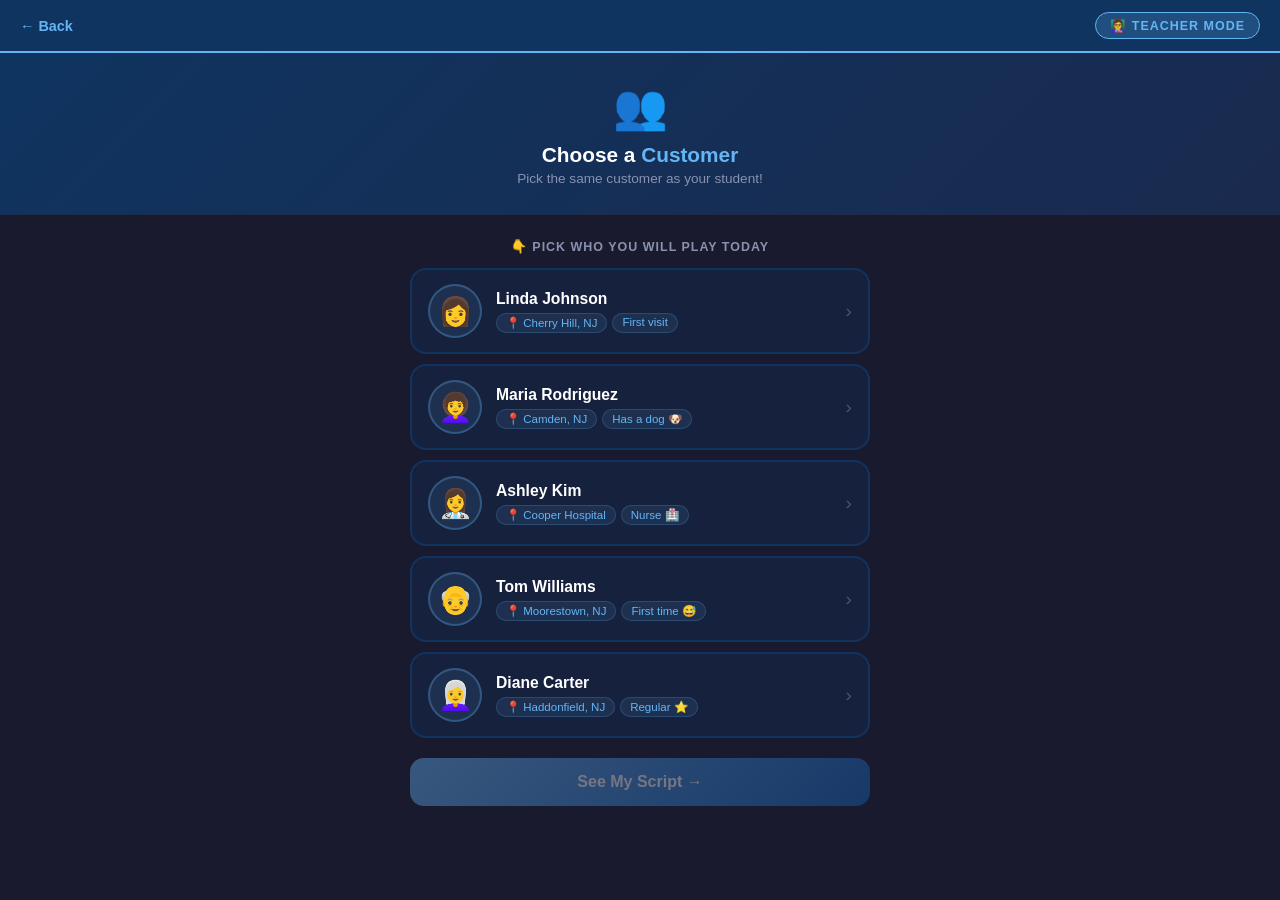
<file: lesson4/teacher.html>
<!DOCTYPE html>
<html lang="en">
<head>
  <meta charset="UTF-8"/>
  <meta name="viewport" content="width=device-width, initial-scale=1.0"/>
  <title>Teacher Mode – Lesson 4 | TeeTalk English</title>
  <style>
    * { box-sizing: border-box; margin: 0; padding: 0; }
    body {
      font-family: 'Segoe UI', sans-serif;
      background: #1a1a2e;
      min-height: 100vh;
      color: white;
      padding-bottom: 60px;
    }
    .top-bar {
      background: #0f3460;
      padding: 12px 20px;
      display: flex;
      align-items: center;
      justify-content: space-between;
      border-bottom: 2px solid #64b5f6;
      position: sticky;
      top: 0;
      z-index: 100;
    }
    .back-btn { color: #64b5f6; text-decoration: none; font-size: 0.9em; font-weight: 700; }
    .teacher-badge {
      background: rgba(100,181,246,0.2);
      border: 1px solid #64b5f6;
      border-radius: 20px;
      padding: 5px 14px;
      font-size: 0.78em;
      color: #64b5f6;
      font-weight: 700;
      text-transform: uppercase;
      letter-spacing: 1px;
    }

    /* PICKER */
    .picker-screen { display: block; }
    .picker-screen.hide { display: none; }

    .picker-header {
      background: linear-gradient(135deg, #0f3460, #1a2a4e);
      padding: 28px 20px;
      text-align: center;
      border-bottom: 1px solid #1e2a4a;
    }
    .picker-header .icon { font-size: 44px; margin-bottom: 10px; }
    .picker-header h1 { font-size: 1.3em; font-weight: 900; margin-bottom: 4px; }
    .picker-header h1 span { color: #64b5f6; }
    .picker-header p { font-size: 0.85em; color: #8892b0; }

    .picker-area { max-width: 500px; margin: 24px auto; padding: 0 20px; }

    .picker-label {
      font-size: 0.78em;
      color: #8892b0;
      text-transform: uppercase;
      letter-spacing: 1px;
      font-weight: 700;
      margin-bottom: 14px;
      text-align: center;
    }

    .customer-list { display: flex; flex-direction: column; gap: 10px; }

    .customer-pick-card {
      background: #16213e;
      border: 2px solid #0f3460;
      border-radius: 16px;
      padding: 14px 16px;
      display: flex;
      align-items: center;
      gap: 14px;
      cursor: pointer;
      transition: border-color 0.2s, transform 0.15s, box-shadow 0.2s;
    }
    .customer-pick-card:hover {
      border-color: #64b5f6;
      transform: translateX(4px);
      box-shadow: 0 0 16px rgba(100,181,246,0.15);
    }
    .customer-pick-card.selected {
      border-color: #64b5f6;
      background: rgba(100,181,246,0.08);
    }

    .pick-avatar {
      width: 54px; height: 54px; border-radius: 50%;
      background: rgba(100,181,246,0.1);
      border: 2px solid rgba(100,181,246,0.3);
      display: flex; align-items: center; justify-content: center;
      font-size: 28px; flex-shrink: 0;
    }
    .pick-info { flex: 1; }
    .pick-info h3 { font-size: 0.98em; font-weight: 800; color: white; margin-bottom: 5px; }
    .pick-tags { display: flex; flex-wrap: wrap; gap: 5px; }
    .pick-tag {
      background: rgba(100,181,246,0.1);
      border: 1px solid rgba(100,181,246,0.2);
      border-radius: 20px;
      padding: 2px 9px;
      font-size: 0.72em;
      color: #64b5f6;
    }
    .pick-arrow { color: #4a5568; font-size: 1.2em; transition: color 0.2s; }
    .customer-pick-card:hover .pick-arrow { color: #64b5f6; }

    .start-btn {
      display: block; width: 100%; margin-top: 20px;
      padding: 15px;
      background: linear-gradient(135deg, #64b5f6, #1565c0);
      color: white; border: none; border-radius: 14px;
      font-size: 1em; font-weight: 700; cursor: pointer;
      opacity: 0.4; pointer-events: none;
      transition: opacity 0.2s;
    }
    .start-btn.ready { opacity: 1; pointer-events: all; }

    /* SECRET CARD SCREEN */
    .card-screen { display: none; }
    .card-screen.show { display: block; }

    /* Active bar */
    .active-customer-bar {
      background: #0f3460;
      border-bottom: 1px solid rgba(100,181,246,0.2);
      padding: 10px 20px;
      display: flex;
      align-items: center;
      justify-content: space-between;
    }
    .active-customer-info { display: flex; align-items: center; gap: 10px; }
    .active-avatar {
      width: 36px; height: 36px; border-radius: 50%;
      background: rgba(100,181,246,0.1);
      border: 1px solid rgba(100,181,246,0.3);
      display: flex; align-items: center; justify-content: center;
      font-size: 18px;
    }
    .active-name { font-size: 0.88em; font-weight: 700; color: white; }
    .active-sub  { font-size: 0.72em; color: #8892b0; }
    .change-btn {
      font-size: 0.75em; color: #64b5f6;
      background: rgba(100,181,246,0.1);
      border: 1px solid rgba(100,181,246,0.3);
      border-radius: 20px; padding: 4px 12px;
      cursor: pointer; font-weight: 700;
    }
    .change-btn:hover { background: rgba(100,181,246,0.2); }

    /* HOW TO */
    .how-to {
      background: rgba(100,181,246,0.06);
      border: 1px solid rgba(100,181,246,0.2);
      border-radius: 14px;
      padding: 14px 18px;
      margin: 16px 20px;
      max-width: 520px;
      margin-left: auto;
      margin-right: auto;
      font-size: 0.85em;
      color: #c8d3f5;
      line-height: 1.6;
    }
    .how-to strong { color: #64b5f6; }
    .how-to ol { padding-left: 18px; margin-top: 6px; }
    .how-to ol li { margin-bottom: 4px; }

    /* SECRET CARD */
    .secret-card {
      background: linear-gradient(135deg, #0f3460, #1a2a4e);
      border: 2px solid #64b5f6;
      border-radius: 20px;
      margin: 0 20px 20px;
      max-width: 520px;
      margin-left: auto;
      margin-right: auto;
      overflow: hidden;
      box-shadow: 0 0 30px rgba(100,181,246,0.15);
    }
    .card-top {
      background: rgba(100,181,246,0.12);
      padding: 14px 20px;
      display: flex;
      align-items: center;
      gap: 14px;
      border-bottom: 1px solid rgba(100,181,246,0.2);
    }
    .client-avatar {
      width: 60px; height: 60px; border-radius: 50%;
      background: rgba(100,181,246,0.15);
      border: 2px solid #64b5f6;
      display: flex; align-items: center; justify-content: center;
      font-size: 32px; flex-shrink: 0;
    }
    .client-meta h2 { font-size: 1.2em; font-weight: 800; color: white; }
    .client-meta p  { font-size: 0.8em; color: #8892b0; }
    .secret-badge {
      margin-left: auto;
      background: rgba(100,181,246,0.15);
      border: 1px solid #64b5f6;
      border-radius: 20px;
      padding: 4px 12px;
      font-size: 0.7em;
      color: #64b5f6;
      font-weight: 700;
      text-transform: uppercase;
    }

    .info-rows { padding: 16px 20px; display: flex; flex-direction: column; gap: 12px; }
    .info-row {
      display: flex; align-items: flex-start; gap: 14px;
      background: rgba(255,255,255,0.03);
      border: 1px solid rgba(255,255,255,0.06);
      border-radius: 12px;
      padding: 12px 16px;
    }
    .info-icon { font-size: 24px; flex-shrink: 0; margin-top: 2px; }
    .info-question {
      font-size: 0.72em; color: #8892b0;
      text-transform: uppercase; letter-spacing: 1px;
      font-weight: 700; margin-bottom: 3px;
    }
    .info-answer { font-size: 1em; color: white; font-weight: 700; }
    .info-say { margin-top: 6px; font-size: 0.85em; color: #64b5f6; font-style: italic; }

    /* Bottom btn */
    .bottom-btns {
      display: flex; flex-direction: column; gap: 12px;
      padding: 20px; max-width: 520px; margin: 0 auto;
    }
    .btn-secondary {
      padding: 13px; background: transparent; color: #8892b0;
      border: 2px solid #1e2a4a; border-radius: 14px;
      font-size: 0.9em; font-weight: 700; cursor: pointer;
      text-decoration: none; text-align: center; display: block;
    }
    .btn-secondary:hover { border-color: #8892b0; }
  </style>
</head>
<body>

  <!-- TOP BAR -->
  <div class="top-bar">
    <a href="index.html" class="back-btn">← Back</a>
    <div class="teacher-badge">👩‍🏫 Teacher Mode</div>
  </div>

  <!-- ══════════════════════════════════════════ -->
  <!-- PICKER SCREEN                              -->
  <!-- ══════════════════════════════════════════ -->
  <div class="picker-screen" id="picker-screen">

    <div class="picker-header">
      <div class="icon">👥</div>
      <h1>Choose a <span>Customer</span></h1>
      <p>Pick the same customer as your student!</p>
    </div>

    <div class="picker-area">
      <div class="picker-label">👇 Pick who you will play today</div>

      <div class="customer-list" id="customer-list">
        <!-- Rendered by JS -->
      </div>

      <button class="start-btn" id="start-btn" onclick="startCard()">
        See My Script →
      </button>
    </div>

  </div>

  <!-- ══════════════════════════════════════════ -->
  <!-- SECRET CARD SCREEN                         -->
  <!-- ══════════════════════════════════════════ -->
  <div class="card-screen" id="card-screen">

    <!-- Active bar -->
    <div class="active-customer-bar">
      <div class="active-customer-info">
        <div class="active-avatar" id="active-avatar"></div>
        <div>
          <div class="active-name" id="active-name"></div>
          <div class="active-sub"  id="active-sub"></div>
        </div>
      </div>
      <button class="change-btn" onclick="changePerson()">
        ↩ Change
      </button>
    </div>

    <!-- How to use -->
    <div class="how-to">
      <strong>👩‍🏫 How to use:</strong>
      <ol>
        <li><strong>Don't show</strong> this screen to the student!</li>
        <li>Wait for the student to <strong>ask you in English</strong></li>
        <li>Answer using the <strong>blue "Say:" lines</strong> below</li>
        <li>If they type wrong — <strong>say your line again slowly</strong></li>
      </ol>
    </div>

    <!-- Secret card -->
    <div class="secret-card" id="secret-card">
      <!-- Filled by JS -->
    </div>

    <!-- Bottom -->
    <div class="bottom-btns">
      <a href="student.html" class="btn-secondary">
        👨‍🎓 Switch to Student Mode
      </a>
    </div>

  </div>

<script>
  const customers = [
    {
      id: 0, avatar: "👩", name: "Linda Johnson",
      tag1: "Cherry Hill, NJ", tag2: "First visit",
      fields: {
        1: {
          // ✅ helps ask the question, not reveal answer
          hints: ["Hello!", "Do you have...?", "appointment?"],
          accepted: ["no","no i dont","no i don't","no appointment",
                     "no i don't have one","no i dont have one"],
          display: "No appointment", summary: "No appointment"
        },
        2: {
          // ✅ menu options are OK — nail tech already knows the menu
          hints: ["Which service...?", "would you like", "basic / spa / deluxe"],
          accepted: ["spa","spa pedicure","the spa pedicure",
                     "i would like spa","i want spa","spa please"],
          display: "Spa pedicure", summary: "Spa Pedicure"
        },
        3: {
          // ✅ helps ask for name, no name given
          hints: ["May I have...?", "your name?", "for our records"],
          accepted: ["linda","my name is linda","im linda","i'm linda","linda johnson"],
          display: "Linda", summary: "Linda"
        },
        4: {
          // ✅ NO location name in hints
          hints: ["Did you drive far?", "Where are you coming from?", "today?"],
          accepted: ["cherry hill","from cherry hill","i came from cherry hill",
                     "cherry hill nj","drove from cherry hill"],
          display: "Cherry Hill, NJ", summary: "Cherry Hill, NJ"
        }
      }
    },
    {
      id: 1, avatar: "👩‍🦱", name: "Maria Rodriguez",
      tag1: "Camden, NJ", tag2: "Has a dog 🐶",
      fields: {
        1: {
          hints: ["Hello!", "Do you have...?", "appointment?"],
          accepted: ["yes","yes i do","i have an appointment","yes i have","yes at 2"],
          display: "Yes – 2pm", summary: "Has appointment – 2pm"
        },
        2: {
          hints: ["Which service...?", "would you like", "manicure / pedicure?"],
          accepted: ["gel","gel nails","gel manicure","i want gel",
                     "i would like gel","gel please"],
          display: "Gel manicure", summary: "Gel Manicure"
        },
        3: {
          // ✅ no name given
          hints: ["May I have...?", "your name?", "please"],
          accepted: ["maria","my name is maria","im maria","i'm maria","maria rodriguez"],
          display: "Maria", summary: "Maria"
        },
        4: {
          // ✅ NO "Camden" in hints
          hints: ["Did you drive far?", "Where are you coming from?", "today?"],
          accepted: ["camden","from camden","i came from camden",
                     "camden nj","i live in camden"],
          display: "Camden, NJ", summary: "Camden, NJ"
        }
      }
    },
    {
      id: 2, avatar: "👩‍⚕️", name: "Ashley Kim",
      tag1: "Cooper Hospital", tag2: "Nurse 🏥",
      fields: {
        1: {
          hints: ["Hello!", "Do you have...?", "appointment?"],
          accepted: ["no","no i dont","no i don't","no appointment",
                     "i dont have one","walk in","just walked in"],
          display: "No appointment", summary: "No appointment"
        },
        2: {
          hints: ["Which service...?", "would you like", "manicure / pedicure?"],
          accepted: ["basic pedicure","basic","pedicure","just basic",
                     "i want basic","i would like basic pedicure","basic ped"],
          display: "Basic pedicure", summary: "Basic Pedicure"
        },
        3: {
          // ✅ no name given
          hints: ["May I have...?", "your name?", "please"],
          accepted: ["ashley","my name is ashley","im ashley","i'm ashley","ashley kim"],
          display: "Ashley", summary: "Ashley"
        },
        4: {
          // ✅ NO "Cooper Hospital" in hints
          hints: ["Did you drive far?", "Where are you coming from?", "today?"],
          accepted: ["cooper hospital","hospital","cooper",
                     "from the hospital","i work at cooper","came from hospital"],
          display: "Cooper Hospital", summary: "Cooper Hospital, Camden"
        }
      }
    },
    {
      id: 3, avatar: "👴", name: "Tom Williams",
      tag1: "Moorestown, NJ", tag2: "First time 😅",
      fields: {
        1: {
          hints: ["Hello!", "Do you have...?", "appointment?"],
          accepted: ["no","no i dont","no i don't","first time","no appointment",
                     "i don't have one","i dont have one"],
          display: "No appointment", summary: "No appointment"
        },
        2: {
          hints: ["Which service...?", "would you like", "manicure / pedicure?"],
          accepted: ["manicure","basic manicure","just a manicure","i want a manicure",
                     "i would like a manicure","manicure please"],
          display: "Basic manicure", summary: "Basic Manicure"
        },
        3: {
          // ✅ no name given
          hints: ["May I have...?", "your name?", "please"],
          accepted: ["tom","my name is tom","im tom","i'm tom","tom williams"],
          display: "Tom", summary: "Tom"
        },
        4: {
          // ✅ NO "Moorestown" in hints
          hints: ["Did you drive far?", "Where are you coming from?", "today?"],
          accepted: ["moorestown","from moorestown","i came from moorestown",
                     "moorestown nj","i live in moorestown"],
          display: "Moorestown, NJ", summary: "Moorestown, NJ"
        }
      }
    },
    {
      id: 4, avatar: "👩‍🦳", name: "Diane Carter",
      tag1: "Haddonfield, NJ", tag2: "Regular ⭐",
      fields: {
        1: {
          hints: ["Hello!", "Do you have...?", "appointment?"],
          accepted: ["yes","yes i do","i have an appointment","yes i have",
                     "yes at 3","yes appointment"],
          display: "Yes – 3pm", summary: "Has appointment – 3pm"
        },
        2: {
          hints: ["Which service...?", "would you like", "basic / spa / deluxe?"],
          accepted: ["deluxe","deluxe pedicure","the deluxe","i want deluxe",
                     "i would like deluxe","deluxe please"],
          display: "Deluxe pedicure", summary: "Deluxe Pedicure"
        },
        3: {
          // ✅ no name given
          hints: ["May I have...?", "your name?", "please"],
          accepted: ["diane","my name is diane","im diane","i'm diane","diane carter"],
          display: "Diane", summary: "Diane"
        },
        4: {
          // ✅ NO "Haddonfield" in hints
          hints: ["Did you drive far?", "Where are you coming from?", "today?"],
          accepted: ["haddonfield","from haddonfield","i came from haddonfield",
                     "haddonfield nj","i live in haddonfield"],
          display: "Haddonfield, NJ", summary: "Haddonfield, NJ"
        }
      }
    }
  ];
  let selectedId = null;

  // ── RENDER PICKER ──────────────────────────────────────────────────
  function renderPicker() {
    const list = document.getElementById('customer-list');
    list.innerHTML = '';
    customers.forEach(c => {
      const card = document.createElement('div');
      card.className = 'customer-pick-card';
      card.id = `pick-${c.id}`;
      card.onclick = () => selectCustomer(c.id);
      card.innerHTML = `
        <div class="pick-avatar">${c.avatar}</div>
        <div class="pick-info">
          <h3>${c.name}</h3>
          <div class="pick-tags">
            <span class="pick-tag">📍 ${c.tag1}</span>
            <span class="pick-tag">${c.tag2}</span>
          </div>
        </div>
        <div class="pick-arrow">›</div>
      `;
      list.appendChild(card);
    });
  }

  // ── SELECT ─────────────────────────────────────────────────────────
  function selectCustomer(id) {
    selectedId = id;
    customers.forEach(c => {
      document.getElementById(`pick-${c.id}`)
        .classList.toggle('selected', c.id === id);
    });
    document.getElementById('start-btn').classList.add('ready');
  }

  // ── START ──────────────────────────────────────────────────────────
   function startCard() {
    if (selectedId === null) return;
    const c = customers[selectedId];

    // Switch screens
    document.getElementById('picker-screen').classList.add('hide');
    document.getElementById('card-screen').classList.add('show');

    // Update mini bar
    document.getElementById('active-avatar').textContent = c.avatar;
    document.getElementById('active-name').textContent   = c.name;
    document.getElementById('active-sub').textContent    = `📍 ${c.tag1} · ${c.tag2}`;

    // ── Render secret card ──
    const card = document.getElementById('secret-card');
    card.innerHTML = `
      <div class="card-top">
        <div class="client-avatar">${c.avatar}</div>
        <div class="client-meta">
          <h2>${c.name}</h2>
          <p>${c.tag1} · ${c.tag2}</p>
        </div>
        <div class="secret-badge">🔒 Secret Info</div>
      </div>
      <div class="info-rows">
        <div class="info-row">
          <div class="info-icon">📅</div>
          <div class="info-content">
            <div class="info-question">Do you have an appointment?</div>
            <div class="info-answer">${c.fields[1].display}</div>
            <div class="info-say">Say: "${c.fields[1].say}"</div>
          </div>
        </div>
        <div class="info-row">
          <div class="info-icon">💅</div>
          <div class="info-content">
            <div class="info-question">Which service do you want?</div>
            <div class="info-answer">${c.fields[2].display}</div>
            <div class="info-say">Say: "${c.fields[2].say}"</div>
          </div>
        </div>
        <div class="info-row">
          <div class="info-icon">🪪</div>
          <div class="info-content">
            <div class="info-question">What is your name?</div>
            <div class="info-answer">${c.fields[3].display}</div>
            <div class="info-say">Say: "${c.fields[3].say}"</div>
          </div>
        </div>
        <div class="info-row">
          <div class="info-icon">📍</div>
          <div class="info-content">
            <div class="info-question">Where are you coming from?</div>
            <div class="info-answer">${c.fields[4].display}</div>
            <div class="info-say">Say: "${c.fields[4].say}"</div>
          </div>
        </div>
      </div>
    `;

    window.scrollTo({ top: 0, behavior: 'smooth' });
  }
  // ── CHANGE PERSON ──────────────────────────────────────────────────
  function changePerson() {
    selectedId = null;

    // Reset picker highlights
    customers.forEach(c => {
      document.getElementById(`pick-${c.id}`)
        .classList.remove('selected');
    });
    document.getElementById('start-btn').classList.remove('ready');

    // Switch screens
    document.getElementById('card-screen').classList.remove('show');
    document.getElementById('picker-screen').classList.remove('hide');

    window.scrollTo({ top: 0, behavior: 'smooth' });
  }

  // ── INIT ──────────────────────────────────────────────────────────
  renderPicker();
</script>
</body>
</html>
</file>
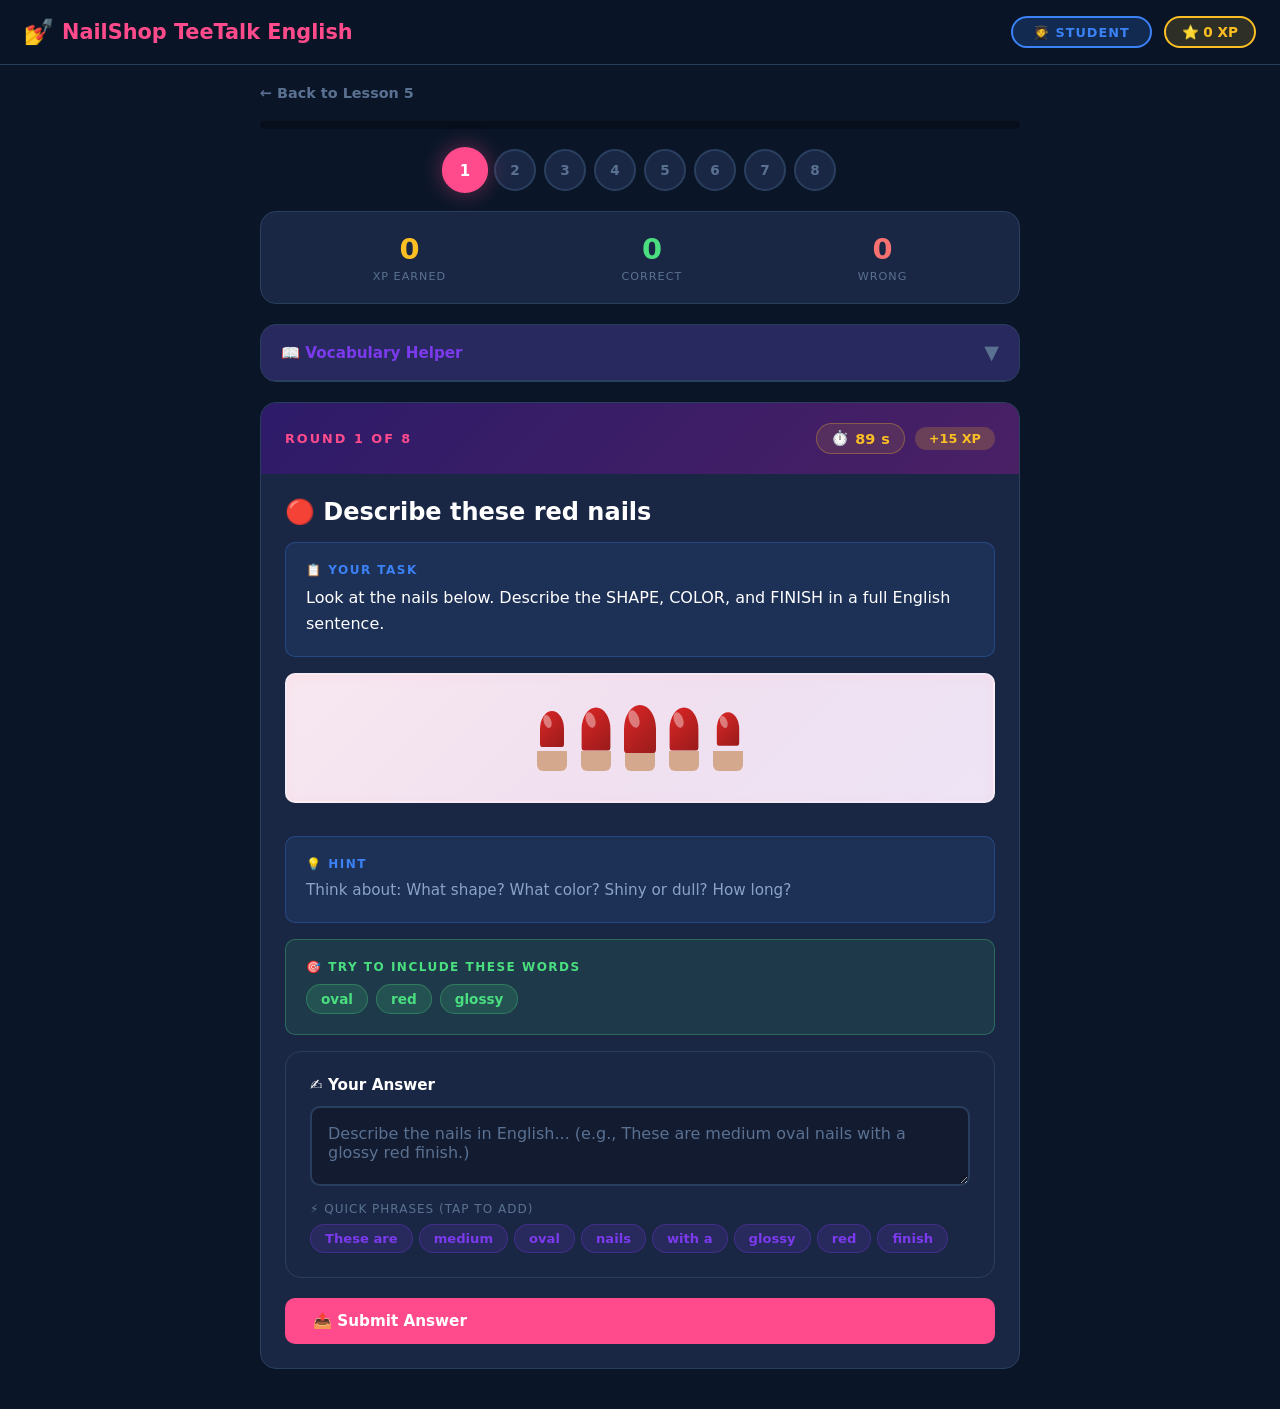
<file: lesson5/student.html>
<!DOCTYPE html>
<html lang="en">
<head>
    <meta charset="UTF-8">
    <meta name="viewport" content="width=device-width, initial-scale=1.0">
    <title>Student – Lesson 5: Describing Nails</title>
    <link rel="stylesheet" href="style.css">
</head>
<body>

<!-- HEADER -->
<header class="header">
    <div class="logo">
        <span class="logo-emoji">💅</span>
        NailShop TeeTalk English
    </div>
    <div class="header-badges">
        <span class="badge badge-role badge-student">🧑‍🎓 Student</span>
        <span class="badge badge-xp" id="xpBadge">⭐ 0 XP</span>
    </div>
</header>

<div class="game-container">

    <!-- Back Link -->
    <a href="index.html" class="back-link">← Back to Lesson 5</a>

    <!-- Progress Bar -->
    <div class="progress-bar-container">
        <div class="progress-bar-fill" id="progressBar" style="width: 0%"></div>
    </div>

    <!-- Round Nav -->
    <div class="round-nav" id="roundNav"></div>

    <!-- Score -->
    <div class="score-display">
        <div class="score-item">
            <div class="score-value xp" id="scoreXP">0</div>
            <div class="score-label">XP Earned</div>
        </div>
        <div class="score-item">
            <div class="score-value correct" id="scoreCorrect">0</div>
            <div class="score-label">Correct</div>
        </div>
        <div class="score-item">
            <div class="score-value wrong" id="scoreWrong">0</div>
            <div class="score-label">Wrong</div>
        </div>
    </div>

    <!-- Vocab Panel (collapsible) -->
    <div class="vocab-panel">
        <div class="vocab-panel-header" onclick="toggleVocab()">
            <h3>📖 Vocabulary Helper</h3>
            <span class="vocab-toggle" id="vocabToggle">▼</span>
        </div>
        <div class="vocab-panel-body" id="vocabBody">
            <div class="vocab-category">
                <h4>🔷 Shapes</h4>
                <div class="vocab-words" id="vocabShapes">
                    <span class="vocab-word" onclick="insertWord(this)">round</span>
                    <span class="vocab-word" onclick="insertWord(this)">oval</span>
                    <span class="vocab-word" onclick="insertWord(this)">square</span>
                    <span class="vocab-word" onclick="insertWord(this)">squoval</span>
                    <span class="vocab-word" onclick="insertWord(this)">almond</span>
                    <span class="vocab-word" onclick="insertWord(this)">coffin</span>
                    <span class="vocab-word" onclick="insertWord(this)">stiletto</span>
                </div>
            </div>
            <div class="vocab-category">
                <h4>🎨 Colors</h4>
                <div class="vocab-words" id="vocabColors">
                    <span class="vocab-word" onclick="insertWord(this)">red</span>
                    <span class="vocab-word" onclick="insertWord(this)">pink</span>
                    <span class="vocab-word" onclick="insertWord(this)">nude</span>
                    <span class="vocab-word" onclick="insertWord(this)">white</span>
                    <span class="vocab-word" onclick="insertWord(this)">black</span>
                    <span class="vocab-word" onclick="insertWord(this)">burgundy</span>
                    <span class="vocab-word" onclick="insertWord(this)">coral</span>
                    <span class="vocab-word" onclick="insertWord(this)">lavender</span>
                    <span class="vocab-word" onclick="insertWord(this)">gold</span>
                    <span class="vocab-word" onclick="insertWord(this)">french tip</span>
                </div>
            </div>
            <div class="vocab-category">
                <h4>✨ Finishes</h4>
                <div class="vocab-words" id="vocabFinishes">
                    <span class="vocab-word" onclick="insertWord(this)">glossy</span>
                    <span class="vocab-word" onclick="insertWord(this)">matte</span>
                    <span class="vocab-word" onclick="insertWord(this)">glitter</span>
                    <span class="vocab-word" onclick="insertWord(this)">chrome</span>
                    <span class="vocab-word" onclick="insertWord(this)">shimmer</span>
                </div>
            </div>
            <div class="vocab-category">
                <h4>📏 Length</h4>
                <div class="vocab-words" id="vocabLength">
                    <span class="vocab-word" onclick="insertWord(this)">short</span>
                    <span class="vocab-word" onclick="insertWord(this)">medium</span>
                    <span class="vocab-word" onclick="insertWord(this)">long</span>
                    <span class="vocab-word" onclick="insertWord(this)">extra long</span>
                </div>
            </div>
            <div class="vocab-category">
                <h4>💬 Useful Phrases</h4>
                <div class="vocab-words">
                    <span class="vocab-word" onclick="insertWord(this)">The nails are</span>
                    <span class="vocab-word" onclick="insertWord(this)">They have a</span>
                    <span class="vocab-word" onclick="insertWord(this)">The color is</span>
                    <span class="vocab-word" onclick="insertWord(this)">The finish is</span>
                    <span class="vocab-word" onclick="insertWord(this)">with a</span>
                    <span class="vocab-word" onclick="insertWord(this)">I recommend</span>
                    <span class="vocab-word" onclick="insertWord(this)">These are</span>
                    <span class="vocab-word" onclick="insertWord(this)">shaped nails</span>
                </div>
            </div>
        </div>
    </div>

    <!-- ==================== GAME AREA ==================== -->
    <div id="gameArea">
        <div class="scenario-card">
            <div class="scenario-header">
                <h3 id="roundLabel">Round 1 of 8</h3>
                <div style="display:flex; gap:10px; align-items:center;">
                    <div class="timer" id="timerDisplay">⏱️ <span id="timerValue">60</span>s</div>
                    <span class="points" id="roundPoints">+10 XP</span>
                </div>
            </div>
            <div class="scenario-body">

                <!-- Title -->
                <div class="scenario-title" id="scenarioTitle">Loading...</div>

                <!-- Student Task Instruction -->
                <div class="student-instruction">
                    <div class="label">📋 Your Task</div>
                    <div class="text" id="studentTask">Wait for the round to load...</div>
                </div>

                <!-- Nail Display (visual) -->
                <div id="nailDisplayContainer" class="hidden">
                    <div class="nail-display" id="nailDisplay"></div>
                    <div class="nail-label" id="nailLabel"></div>
                </div>

                <!-- ===== DESCRIBE SECTION ===== -->
                <div id="describeSection" class="hidden">
                    <div class="hint-box">
                        <div class="hint-label">💡 Hint</div>
                        <div class="hint-text" id="hintText"></div>
                    </div>

                    <div class="keywords-box">
                        <div class="keywords-label">🎯 Try to include these words</div>
                        <div class="keyword-tags" id="keywordTags"></div>
                    </div>

                    <div class="answer-section">
                        <h3>✍️ Your Answer</h3>
                        <textarea class="answer-textarea" id="answerText" 
                            placeholder="Describe the nails in English... (e.g., These are medium oval nails with a glossy red finish.)"></textarea>
                        <div class="quick-replies">
                            <div class="quick-replies-label">⚡ Quick Phrases (tap to add)</div>
                            <div class="quick-reply-btns" id="quickReplies"></div>
                        </div>
                    </div>
                </div>

                <!-- ===== MULTIPLE CHOICE SECTION ===== -->
                <div id="mcSection" class="hidden">
                    <div class="options-grid" id="mcOptions"></div>
                </div>

                <!-- ===== SENTENCE BUILDER SECTION ===== -->
                <div id="sentenceSection" class="hidden">
                    <div class="sentence-builder">
                        <p style="color:var(--text-muted); font-size:0.8rem; margin-bottom:10px;">
                            Tap words to build the sentence. Tap placed words to remove them.
                        </p>
                        <div class="sentence-slots" id="sentenceSlots">
                            <span class="sentence-slot empty">Tap words below...</span>
                        </div>
                        <div class="word-bank" id="wordBank"></div>
                    </div>
                </div>

                <!-- ===== MATCHING SECTION ===== -->
                <div id="matchSection" class="hidden">
                    <p style="color:var(--text-muted); font-size:0.85rem; margin-bottom:12px;">
                        Match each item on the left with the correct one on the right.
                    </p>
                    <div class="match-container" id="matchContainer"></div>
                </div>

                <!-- Action Buttons -->
                <div class="action-buttons" id="actionButtons">
                    <button class="btn btn-primary" id="submitBtn" onclick="submitAnswer()">
                        📤 Submit Answer
                    </button>
                </div>

                <!-- Feedback Area -->
                <div id="feedbackArea" class="hidden"></div>

            </div>
        </div>
    </div>

    <!-- ==================== RESULTS AREA ==================== -->
    <div id="resultsArea" class="hidden">
        <div class="results-page">
            <div class="results-trophy">🏆</div>
            <h1 id="resultsTitle">Lesson Complete!</h1>
            <p class="subtitle" id="resultsSubtitle">Here's how you did on Lesson 5: Describing Nails</p>

            <!-- Star Rating -->
            <div class="star-rating" id="starRating"></div>

            <div class="results-grid">
                <div class="result-stat">
                    <div class="stat-emoji">⭐</div>
                    <div class="stat-value text-yellow" id="finalXP">0</div>
                    <div class="stat-label">Total XP</div>
                </div>
                <div class="result-stat">
                    <div class="stat-emoji">✅</div>
                    <div class="stat-value text-green" id="finalCorrect">0</div>
                    <div class="stat-label">Correct</div>
                </div>
                <div class="result-stat">
                    <div class="stat-emoji">❌</div>
                    <div class="stat-value text-red" id="finalWrong">0</div>
                    <div class="stat-label">Wrong</div>
                </div>
            </div>

            <div class="results-rounds" id="resultsRounds">
                <h3>📊 Round by Round</h3>
            </div>

            <div class="action-buttons" style="justify-content:center;">
                <a href="index.html" class="btn btn-primary">🏠 Back to Lesson</a>
                <button class="btn btn-next" onclick="restartGame()">🔄 Play Again</button>
            </div>
        </div>
    </div>

</div>

<!-- Toast Notification -->
<div class="toast" id="toast"></div>

<!-- Confetti Container -->
<div class="confetti-container" id="confettiContainer"></div>

<script>
// ================================================================
// GAME DATA – 8 ROUNDS for Lesson 5: Describing Nails
// ================================================================
const rounds = [
    // Round 1 – Describe (Easy)
    {
        type: "describe",
        title: "🔴 Describe these red nails",
        task: "Look at the nails below. Describe the SHAPE, COLOR, and FINISH in a full English sentence.",
        nail: { shape: "oval", color: "red", finish: "glossy", length: "medium" },
        hint: "Think about: What shape? What color? Shiny or dull? How long?",
        keywords: ["oval", "red", "glossy"],
        quickPhrases: ["These are", "medium", "oval", "nails", "with a", "glossy", "red", "finish"],
        example: "These are medium oval nails with a glossy red finish.",
        xp: 15,
        timeLimit: 90
    },
    // Round 2 – Multiple Choice (Shape)
    {
        type: "mc",
        title: "🔷 What shape is this?",
        task: "Look at the nail shape below and choose the correct name.",
        nail: { shape: "coffin", color: "black", finish: "matte", length: "long" },
        options: [
            { label: "Round", value: "round", emoji: "⭕" },
            { label: "Coffin", value: "coffin", emoji: "⚰️" },
            { label: "Oval", value: "oval", emoji: "🥚" },
            { label: "Stiletto", value: "stiletto", emoji: "🔪" }
        ],
        answer: "coffin",
        explanation: "Coffin nails are long with a flat, squared-off tip – like a coffin shape!",
        xp: 10,
        timeLimit: 30
    },
    // Round 3 – Describe (Medium)
    {
        type: "describe",
        title: "💜 Describe the lavender nails",
        task: "A client shows you their nails. Describe shape, color, finish, AND length in a full sentence.",
        nail: { shape: "almond", color: "lavender", finish: "chrome", length: "long" },
        hint: "Use the pattern: 'These are [length] [shape] nails with a [finish] [color] finish.'",
        keywords: ["almond", "lavender", "chrome", "long"],
        quickPhrases: ["These are", "long", "almond", "shaped", "nails", "with a", "chrome", "lavender", "finish", "beautiful"],
        example: "These are long almond-shaped nails with a chrome lavender finish.",
        xp: 15,
        timeLimit: 90
    },
    // Round 4 – Multiple Choice (Color)
    {
        type: "mc",
        title: "🎨 What color is this?",
        task: "Identify the nail color shown below.",
        nail: { shape: "square", color: "burgundy", finish: "glossy", length: "short" },
        options: [
            { label: "Red", value: "red", emoji: "🔴" },
            { label: "Black", value: "black", emoji: "⚫" },
            { label: "Burgundy", value: "burgundy", emoji: "🍷" },
            { label: "Coral", value: "coral", emoji: "🪸" }
        ],
        answer: "burgundy",
        explanation: "Burgundy is a deep dark red color, like red wine. Darker than regular red!",
        xp: 10,
        timeLimit: 30
    },
    // Round 5 – Sentence Builder
    {
        type: "sentence",
        title: "🔨 Build the sentence",
        task: "Arrange the words in the correct order to describe these nails.",
        nail: { shape: "stiletto", color: "gold", finish: "glitter", length: "extra long" },
        words: ["These", "are", "extra long", "stiletto", "nails", "with", "a", "gold", "glitter", "finish"],
        correctSentence: "These are extra long stiletto nails with a gold glitter finish",
        xp: 15,
        timeLimit: 60
    },
    // Round 6 – Describe (Recommend)
    {
        type: "describe",
        title: "💅 Recommend a style",
        task: "Recommend this nail style to a client. Use: 'I recommend...' Include shape, color, finish, and length.",
        nail: { shape: "squoval", color: "french", finish: "glossy", length: "medium" },
        hint: "Start with 'I recommend...' and include all four details: shape, color, finish, length.",
        keywords: ["recommend", "squoval", "french", "glossy", "medium"],
        quickPhrases: ["I recommend", "medium", "squoval", "nails", "with a", "glossy", "French tip", "finish", "elegant", "classic"],
        example: "I recommend medium squoval nails with a glossy French tip finish. Very elegant!",
        xp: 15,
        timeLimit: 90
    },
    // Round 7 – Multiple Choice (Finish)
    {
        type: "mc",
        title: "✨ What finish is this?",
        task: "Look at the nails and identify the finish type.",
        nail: { shape: "round", color: "pink", finish: "matte", length: "short" },
        options: [
            { label: "Glossy", value: "glossy", emoji: "🪞" },
            { label: "Chrome", value: "chrome", emoji: "🪩" },
            { label: "Matte", value: "matte", emoji: "🧱" },
            { label: "Glitter", value: "glitter", emoji: "✨" }
        ],
        answer: "matte",
        explanation: "Matte finish has NO shine – it looks flat and smooth, like soft fabric.",
        xp: 10,
        timeLimit: 30
    },
    // Round 8 – Describe (Full Challenge)
    {
        type: "describe",
        title: "🌟 Full Description Challenge!",
        task: "Give a COMPLETE description: shape, color, finish, length, AND one extra adjective (beautiful, elegant, trendy, bold, etc.)",
        nail: { shape: "coffin", color: "coral", finish: "chrome", length: "long" },
        hint: "Try: 'These are [adj] [length] [shape] nails in [color] with a [finish] finish.' Add personality!",
        keywords: ["coffin", "coral", "chrome", "long"],
        quickPhrases: ["These are", "beautiful", "elegant", "trendy", "bold", "stunning", "long", "coffin", "shaped", "nails", "in", "coral", "with a", "chrome", "finish"],
        example: "These are stunning long coffin-shaped nails in coral with a beautiful chrome finish.",
        xp: 20,
        timeLimit: 120
    }
];

// ================================================================
// STATE
// ================================================================
let currentRound = 0;
let xp = 0;
let correctCount = 0;
let wrongCount = 0;
let roundResults = [];
let selectedMC = null;
let sentenceWords = [];
let waitingForTeacher = false;
let timerInterval = null;
let timerSeconds = 0;

// ================================================================
// INITIALIZATION
// ================================================================
window.addEventListener('DOMContentLoaded', () => {
    buildRoundNav();
    loadRound(0);
    setInterval(checkTeacherFeedback, 500);
});

// ================================================================
// VOCABULARY PANEL
// ================================================================
function toggleVocab() {
    const body = document.getElementById('vocabBody');
    const toggle = document.getElementById('vocabToggle');
    body.classList.toggle('open');
    toggle.classList.toggle('open');
}

function insertWord(el) {
    const ta = document.getElementById('answerText');
    if (!ta || ta.offsetParent === null) return; // only if textarea visible
    const word = el.textContent;
    ta.value += (ta.value && !ta.value.endsWith(' ') ? ' ' : '') + word;
    ta.focus();
    
    // Visual feedback
    el.style.transform = 'scale(0.9)';
    el.style.opacity = '0.5';
    setTimeout(() => {
        el.style.transform = '';
        el.style.opacity = '';
    }, 200);
}

// ================================================================
// ROUND NAVIGATION
// ================================================================
function buildRoundNav() {
    const nav = document.getElementById('roundNav');
    nav.innerHTML = '';
    for (let i = 0; i < rounds.length; i++) {
        const dot = document.createElement('div');
        dot.className = 'round-dot' + (i === 0 ? ' active' : '');
        dot.textContent = i + 1;
        dot.id = 'dot-' + i;
        nav.appendChild(dot);
    }
}

// ================================================================
// LOAD ROUND
// ================================================================
function loadRound(index) {
    if (index >= rounds.length) {
        showResults();
        return;
    }

    currentRound = index;
    const round = rounds[index];
    waitingForTeacher = false;
    selectedMC = null;
    sentenceWords = [];

    // Stop previous timer
    stopTimer();

    // Update round nav dots
    document.querySelectorAll('.round-dot').forEach((d, i) => {
        d.classList.remove('active');
        if (i === index) d.classList.add('active');
    });

    // Update header info
    document.getElementById('roundLabel').textContent = `Round ${index + 1} of ${rounds.length}`;
    document.getElementById('roundPoints').textContent = `+${round.xp} XP`;
    document.getElementById('progressBar').style.width = `${(index / rounds.length) * 100}%`;

    // Update scenario
    document.getElementById('scenarioTitle').textContent = round.title;
    document.getElementById('studentTask').textContent = round.task;

    // Hide all type sections
    document.getElementById('describeSection').classList.add('hidden');
    document.getElementById('mcSection').classList.add('hidden');
    document.getElementById('sentenceSection').classList.add('hidden');
    document.getElementById('matchSection').classList.add('hidden');
    document.getElementById('nailDisplayContainer').classList.add('hidden');
    document.getElementById('feedbackArea').classList.add('hidden');

    // Reset action buttons
    document.getElementById('actionButtons').innerHTML = `
        <button class="btn btn-primary" id="submitBtn" onclick="submitAnswer()">📤 Submit Answer</button>
    `;

    // Show game area, hide results
    document.getElementById('gameArea').classList.remove('hidden');
    document.getElementById('resultsArea').classList.add('hidden');

    // Store current round for teacher
    localStorage.setItem('student_round', JSON.stringify({
        roundIndex: index,
        round: round,
        status: 'active',
        timestamp: Date.now()
    }));
    localStorage.removeItem('teacher_feedback');

    // Build nail display
    if (round.nail) {
        buildNailDisplay(round.nail);
    }

    // Start timer
    startTimer(round.timeLimit || 60);

    // Load type-specific content
    switch (round.type) {
        case 'describe': loadDescribeRound(round); break;
        case 'mc': loadMCRound(round); break;
        case 'sentence': loadSentenceRound(round); break;
        case 'match': loadMatchRound(round); break;
    }

    // Scroll to top
    window.scrollTo({ top: 0, behavior: 'smooth' });
}

// ================================================================
// NAIL DISPLAY BUILDER
// ================================================================
function buildNailDisplay(nail) {
    const container = document.getElementById('nailDisplayContainer');
    const display = document.getElementById('nailDisplay');
    const label = document.getElementById('nailLabel');

    container.classList.remove('hidden');
    display.innerHTML = '';

    // Create 5 fingers
    for (let i = 0; i < 5; i++) {
        const finger = document.createElement('div');
        finger.className = 'nail-finger';

        // Nail sizes vary by finger
        const sizes = [0.75, 0.9, 1, 0.9, 0.7];
        const heightMultiplier = nail.length === 'short' ? 0.8 : nail.length === 'long' ? 1.3 : nail.length === 'extra long' ? 1.6 : 1;

        const nailEl = document.createElement('div');
        nailEl.className = `nail nail-shape-${nail.shape} nail-color-${nail.color} nail-finish-${nail.finish}`;
        nailEl.style.transform = `scale(${sizes[i]})`;
        nailEl.style.height = `${48 * heightMultiplier}px`;

        const inner = document.createElement('div');
        inner.className = 'nail-inner';
        nailEl.appendChild(inner);

        const fingerBase = document.createElement('div');
        fingerBase.className = 'finger-base';

        finger.appendChild(nailEl);
        finger.appendChild(fingerBase);
        display.appendChild(finger);
    }

    // Label
    const colorName = nail.color === 'french' ? 'French Tip' : nail.color.charAt(0).toUpperCase() + nail.color.slice(1);
    const shapeName = nail.shape.charAt(0).toUpperCase() + nail.shape.slice(1);
    const finishName = nail.finish.charAt(0).toUpperCase() + nail.finish.slice(1);
    const lengthName = nail.length.charAt(0).toUpperCase() + nail.length.slice(1);
    label.textContent = `${lengthName} • ${shapeName} • ${colorName} • ${finishName}`;
    label.style.opacity = '0'; // Hidden for student (they need to describe!)
}

// ================================================================
// TIMER
// ================================================================
function startTimer(seconds) {
    timerSeconds = seconds;
    updateTimerDisplay();
    
    const timerEl = document.getElementById('timerDisplay');
    timerEl.classList.remove('warning');

    timerInterval = setInterval(() => {
        timerSeconds--;
        updateTimerDisplay();

        if (timerSeconds <= 10) {
            timerEl.classList.add('warning');
        }

        if (timerSeconds <= 0) {
            stopTimer();
            handleTimeUp();
        }
    }, 1000);
}

function stopTimer() {
    if (timerInterval) {
        clearInterval(timerInterval);
        timerInterval = null;
    }
}

function updateTimerDisplay() {
    document.getElementById('timerValue').textContent = timerSeconds;
}

function handleTimeUp() {
    showToast("⏰ Time's up!", 'error');
    const round = rounds[currentRound];
    
    if (round.type === 'describe') {
        // Auto-submit what they have
        const answer = document.getElementById('answerText').value.trim();
        if (answer) {
            submitAnswer();
        } else {
            wrongCount++;
            roundResults.push({
                round: currentRound,
                pass: false,
                answer: "(No answer - time up)",
                question: round.title
            });
            updateScores();
            document.getElementById('dot-' + currentRound).classList.add('wrong');
            showFeedback(false, "⏰ Time's up!", `The answer could be: "${round.example}"`);
            showNextButton();
        }
    } else {
        // For MC / sentence – mark wrong
        wrongCount++;
        roundResults.push({
            round: currentRound,
            pass: false,
            answer: "(No answer - time up)",
            question: round.title
        });
        updateScores();
        document.getElementById('dot-' + currentRound).classList.add('wrong');

        let correctAns = '';
        if (round.type === 'mc') correctAns = round.answer;
        if (round.type === 'sentence') correctAns = round.correctSentence;
        showFeedback(false, "⏰ Time's up!", `The correct answer is: "${correctAns}"`);
        showNextButton();
    }
}

// ================================================================
// DESCRIBE ROUND
// ================================================================
function loadDescribeRound(round) {
    const section = document.getElementById('describeSection');
    section.classList.remove('hidden');

    document.getElementById('hintText').textContent = round.hint;
    document.getElementById('answerText').value = '';

    // Keywords
    const tagsEl = document.getElementById('keywordTags');
    tagsEl.innerHTML = '';
    round.keywords.forEach(kw => {
        const tag = document.createElement('span');
        tag.className = 'keyword-tag';
        tag.textContent = kw;
        tagsEl.appendChild(tag);
    });

    // Quick phrases
    const qr = document.getElementById('quickReplies');
    qr.innerHTML = '';
    round.quickPhrases.forEach(phrase => {
        const btn = document.createElement('button');
        btn.className = 'quick-reply-btn';
        btn.textContent = phrase;
        btn.onclick = () => {
            const ta = document.getElementById('answerText');
            ta.value += (ta.value && !ta.value.endsWith(' ') ? ' ' : '') + phrase;
            ta.focus();
        };
        qr.appendChild(btn);
    });
}

// ================================================================
// MULTIPLE CHOICE ROUND
// ================================================================
function loadMCRound(round) {
    const section = document.getElementById('mcSection');
    section.classList.remove('hidden');

    const grid = document.getElementById('mcOptions');
    grid.innerHTML = '';

    round.options.forEach(opt => {
        const card = document.createElement('div');
        card.className = 'option-card';
        card.dataset.value = opt.value;
        card.innerHTML = `
            <div style="font-size:2rem; margin-bottom:8px;">${opt.emoji || ''}</div>
            <div class="option-label">${opt.label}</div>
        `;
        card.onclick = () => selectMCOption(card, opt.value);
        grid.appendChild(card);
    });
}

function selectMCOption(card, value) {
    // Don't allow changes after submit
    if (document.getElementById('feedbackArea').classList.contains('hidden') === false) return;

    document.querySelectorAll('#mcOptions .option-card').forEach(c => c.classList.remove('selected'));
    card.classList.add('selected');
    selectedMC = value;
}

// ================================================================
// SENTENCE BUILDER ROUND
// ================================================================
function loadSentenceRound(round) {
    const section = document.getElementById('sentenceSection');
    section.classList.remove('hidden');

    sentenceWords = [];
    updateSentenceDisplay();

    const bank = document.getElementById('wordBank');
    bank.innerHTML = '';

    // Shuffle words
    const shuffled = [...round.words].sort(() => Math.random() - 0.5);
    shuffled.forEach(word => {
        const chip = document.createElement('span');
        chip.className = 'word-chip';
        chip.textContent = word;
        chip.dataset.word = word;
        chip.onclick = () => addWordToSentence(chip);
        bank.appendChild(chip);
    });
}

function addWordToSentence(chip) {
    if (chip.classList.contains('used')) return;
    chip.classList.add('used');
    sentenceWords.push(chip.dataset.word);
    updateSentenceDisplay();
}

function removeWordFromSentence(index) {
    const removed = sentenceWords.splice(index, 1)[0];
    
    // Un-use the first matching chip
    const chips = document.querySelectorAll('#wordBank .word-chip');
    for (const chip of chips) {
        if (chip.dataset.word === removed && chip.classList.contains('used')) {
            chip.classList.remove('used');
            break;
        }
    }
    updateSentenceDisplay();
}

function updateSentenceDisplay() {
    const slots = document.getElementById('sentenceSlots');
    
    if (sentenceWords.length === 0) {
        slots.innerHTML = '<span class="sentence-slot empty">Tap words below to build your sentence...</span>';
        return;
    }

    slots.innerHTML = '';
    sentenceWords.forEach((word, i) => {
        const slot = document.createElement('span');
        slot.className = 'sentence-slot filled';
        slot.textContent = word;
        slot.onclick = () => removeWordFromSentence(i);
        slots.appendChild(slot);
    });
}

// ================================================================
// SUBMIT ANSWER
// ================================================================
function submitAnswer() {
    const round = rounds[currentRound];
    let answer = '';

    // Get answer based on type
    if (round.type === 'describe') {
        answer = document.getElementById('answerText').value.trim();
        if (!answer) {
            showToast('✏️ Please type your answer first!', 'error');
            return;
        }
    } else if (round.type === 'mc') {
        if (!selectedMC) {
            showToast('👆 Please select an option!', 'error');
            return;
        }
        answer = selectedMC;
    } else if (round.type === 'sentence') {
        if (sentenceWords.length === 0) {
            showToast('🔨 Please build a sentence first!', 'error');
            return;
        }
        answer = sentenceWords.join(' ');
    }

    stopTimer();

    // Handle based on type
    if (round.type === 'mc') {
        handleMCResult(answer, round);
    } else if (round.type === 'sentence') {
        handleSentenceResult(answer, round);
    } else if (round.type === 'describe') {
        handleDescribeSubmit(answer, round);
    }
}

// ---- MC Result ----
function handleMCResult(answer, round) {
    const isCorrect = answer === round.answer;
    const cards = document.querySelectorAll('#mcOptions .option-card');

    cards.forEach(card => {
        card.style.pointerEvents = 'none';
        if (card.dataset.value === round.answer) {
            card.classList.add('correct');
        }
        if (card.dataset.value === answer && !isCorrect) {
            card.classList.add('incorrect');
        }
    });

    if (isCorrect) {
        xp += round.xp;
        correctCount++;
        roundResults.push({ round: currentRound, pass: true, answer: answer, question: round.title });
        showFeedback(true, `🎉 Correct! +${round.xp} XP`, round.explanation || '');
        showToast(`✅ Correct! +${round.xp} XP`, 'success');
        document.getElementById('dot-' + currentRound).classList.add('completed');
    } else {
        wrongCount++;
        roundResults.push({ round: currentRound, pass: false, answer: answer, question: round.title });
        showFeedback(false, '😕 Not quite!', `The correct answer is "<strong>${round.answer}</strong>". ${round.explanation || ''}`);
        showToast('❌ Incorrect!', 'error');
        document.getElementById('dot-' + currentRound).classList.add('wrong');
    }

    updateScores();
    showNextButton();
}

// ---- Sentence Result ----
function handleSentenceResult(answer, round) {
    const isCorrect = answer.toLowerCase().trim() === round.correctSentence.toLowerCase().trim();

    if (isCorrect) {
        xp += round.xp;
        correctCount++;
        roundResults.push({ round: currentRound, pass: true, answer: answer, question: round.title });
        showFeedback(true, `🎉 Perfect sentence! +${round.xp} XP`, '');
        showToast(`✅ Correct! +${round.xp} XP`, 'success');
        document.getElementById('dot-' + currentRound).classList.add('completed');
    } else {
        wrongCount++;
        roundResults.push({ round: currentRound, pass: false, answer: answer, question: round.title });
        showFeedback(false, '😕 Not quite right!', `The correct sentence is: "<strong>${round.correctSentence}</strong>"`);
        showToast('❌ Incorrect order!', 'error');
        document.getElementById('dot-' + currentRound).classList.add('wrong');
    }

    updateScores();
    showNextButton();
}

// ---- Describe Submit (send to teacher) ----
function handleDescribeSubmit(answer, round) {
    waitingForTeacher = true;

    // Check locally first for keywords
    const lowerAnswer = answer.toLowerCase();
    const foundKeywords = round.keywords.filter(kw => lowerAnswer.includes(kw.toLowerCase()));
    const keywordScore = foundKeywords.length / round.keywords.length;

    // Send to teacher via localStorage
    localStorage.setItem('student_answer', JSON.stringify({
        roundIndex: currentRound,
        answer: answer,
        keywords: round.keywords,
        foundKeywords: foundKeywords,
        keywordScore: keywordScore,
        timestamp: Date.now()
    }));

    // Update UI to waiting state
    document.getElementById('actionButtons').innerHTML = `
        <div style="text-align:center; padding:30px 20px;">
            <div class="waiting-spinner"></div>
            <h3 style="margin-top:16px;">⏳ Waiting for Teacher...</h3>
            <p style="color:var(--text-secondary); margin-top:8px;">Your answer has been sent. The teacher will grade it.</p>
            <p style="color:var(--text-muted); font-size:0.8rem; margin-top:12px;">
                Keywords found: ${foundKeywords.length}/${round.keywords.length} 
                (${foundKeywords.length > 0 ? foundKeywords.join(', ') : 'none'})
            </p>
            <button class="btn btn-outline btn-sm" style="margin-top:16px;" onclick="autoGrade()">
                🤖 Auto-Grade (no teacher)
            </button>
        </div>
    `;

    showToast('📤 Answer sent to teacher!', 'info');

    // Highlight found keywords
    const tags = document.querySelectorAll('#keywordTags .keyword-tag');
    tags.forEach(tag => {
        if (foundKeywords.includes(tag.textContent.toLowerCase()) || foundKeywords.includes(tag.textContent)) {
            tag.style.background = 'rgba(74,222,128,0.3)';
            tag.style.borderColor = 'var(--green)';
        }
    });
}

// ---- Auto-grade (fallback if no teacher) ----
function autoGrade() {
    const round = rounds[currentRound];
    const answer = document.getElementById('answerText').value.trim();
    const lowerAnswer = answer.toLowerCase();
    const foundKeywords = round.keywords.filter(kw => lowerAnswer.includes(kw.toLowerCase()));
    const score = foundKeywords.length / round.keywords.length;

    waitingForTeacher = false;

    if (score >= 0.75) {
        // Perfect
        xp += round.xp;
        correctCount++;
        roundResults.push({ round: currentRound, pass: true, answer: answer, question: round.title });
        showFeedback(true, `🎉 Great job! +${round.xp} XP`, `You used ${foundKeywords.length}/${round.keywords.length} key words!`);
        showToast(`✅ Great! +${round.xp} XP`, 'success');
        document.getElementById('dot-' + currentRound).classList.add('completed');
    } else if (score >= 0.5) {
        // Good
        const partialXP = Math.round(round.xp * 0.6);
        xp += partialXP;
        correctCount++;
        roundResults.push({ round: currentRound, pass: true, answer: answer, question: round.title });
        showFeedback(true, `👍 Good effort! +${partialXP} XP`, `You used ${foundKeywords.length}/${round.keywords.length} key words. Try to include: ${round.keywords.filter(k => !foundKeywords.includes(k)).join(', ')}`);
        showToast(`👍 Good! +${partialXP} XP`, 'success');
        document.getElementById('dot-' + currentRound).classList.add('completed');
    } else {
        // Try again
        wrongCount++;
        roundResults.push({ round: currentRound, pass: false, answer: answer, question: round.title });
        showFeedback(false, '🔄 Needs more detail!', `Try to include: <strong>${round.keywords.join(', ')}</strong><br>Example: "${round.example}"`);
        showToast('❌ Try to use more vocabulary!', 'error');
        document.getElementById('dot-' + currentRound).classList.add('wrong');
    }

    updateScores();
    showNextButton();
}

// ================================================================
// TEACHER FEEDBACK (via localStorage)
// ================================================================
function checkTeacherFeedback() {
    if (!waitingForTeacher) return;

    const raw = localStorage.getItem('teacher_feedback');
    if (!raw) return;

    try {
        const feedback = JSON.parse(raw);
        if (feedback.roundIndex !== currentRound) return;

        waitingForTeacher = false;
        localStorage.removeItem('teacher_feedback');

        const round = rounds[currentRound];
        const answer = document.getElementById('answerText').value.trim();

        if (feedback.grade === 'perfect') {
            xp += round.xp;
            correctCount++;
            roundResults.push({ round: currentRound, pass: true, answer: answer, question: round.title });
            showFeedback(true, `🎉 Perfect! +${round.xp} XP`, feedback.comment || 'The teacher says: Excellent work!');
            showToast(`✅ Teacher says: Perfect! +${round.xp} XP`, 'success');
            document.getElementById('dot-' + currentRound).classList.add('completed');
        } else if (feedback.grade === 'good') {
            const partialXP = Math.round(round.xp * 0.6);
            xp += partialXP;
            correctCount++;
            roundResults.push({ round: currentRound, pass: true, answer: answer, question: round.title });
            showFeedback(true, `👍 Good! +${partialXP} XP`, feedback.comment || 'The teacher says: Good effort, but could be better.');
            showToast(`👍 Teacher says: Good! +${partialXP} XP`, 'success');
            document.getElementById('dot-' + currentRound).classList.add('completed');
        } else {
            wrongCount++;
            roundResults.push({ round: currentRound, pass: false, answer: answer, question: round.title });
            showFeedback(false, '🔄 Try Again', feedback.comment || `The teacher wants you to try harder. Example: "${round.example}"`);
            showToast('❌ Teacher says: Try again!', 'error');
            document.getElementById('dot-' + currentRound).classList.add('wrong');
        }

        if (feedback.correction) {
            const fb = document.getElementById('feedbackArea');
            fb.innerHTML += `
                <div class="example-box" style="margin-top:12px;">
                    <div class="example-label">👩‍🏫 Teacher's Correction</div>
                    <div class="example-text">"${feedback.correction}"</div>
                </div>
            `;
        }

        updateScores();
        showNextButton();
    } catch (e) {
        console.error('Error parsing teacher feedback:', e);
    }
}

// ================================================================
// UI HELPERS
// ================================================================
function showFeedback(isCorrect, title, detail) {
    const fb = document.getElementById('feedbackArea');
    fb.classList.remove('hidden');
    fb.innerHTML = `
        <div style="padding:20px; border-radius:var(--radius-sm); margin-top:16px;
            background:${isCorrect ? 'rgba(74,222,128,0.1)' : 'rgba(248,113,113,0.1)'};
            border:1px solid ${isCorrect ? 'rgba(74,222,128,0.3)' : 'rgba(248,113,113,0.3)'};">
            <div style="font-size:2rem; margin-bottom:8px;">${isCorrect ? '🎉' : '😕'}</div>
            <div style="font-weight:700; font-size:1.1rem; margin-bottom:6px;
                color:${isCorrect ? 'var(--green)' : 'var(--red)'};">${title}</div>
            ${detail ? `<div style="color:var(--text-secondary); font-size:0.9rem; line-height:1.5;">${detail}</div>` : ''}
        </div>
    `;
}

function showNextButton() {
    const actionBtns = document.getElementById('actionButtons');
    if (currentRound < rounds.length - 1) {
        actionBtns.innerHTML = `
            <button class="btn btn-next" onclick="loadRound(${currentRound + 1})">
                Next Round ➡️
            </button>
        `;
    } else {
        actionBtns.innerHTML = `
            <button class="btn btn-success" onclick="showResults()">
                🏆 See Final Results
            </button>
        `;
    }
}

function updateScores() {
    document.getElementById('scoreXP').textContent = xp;
    document.getElementById('scoreCorrect').textContent = correctCount;
    document.getElementById('scoreWrong').textContent = wrongCount;
    document.getElementById('xpBadge').textContent = `⭐ ${xp} XP`;
}

// ================================================================
// TOAST NOTIFICATION
// ================================================================
function showToast(message, type) {
    const toast = document.getElementById('toast');
    toast.className = `toast toast-${type}`;
    toast.textContent = message;
    toast.classList.add('show');

    setTimeout(() => {
        toast.classList.remove('show');
    }, 3000);
}

// ================================================================
// FINAL RESULTS
// ================================================================
function showResults() {
    stopTimer();
    document.getElementById('gameArea').classList.add('hidden');
    document.getElementById('resultsArea').classList.remove('hidden');
    document.getElementById('progressBar').style.width = '100%';

    // Stats
    document.getElementById('finalXP').textContent = xp;
    document.getElementById('finalCorrect').textContent = correctCount;
    document.getElementById('finalWrong').textContent = wrongCount;

    // Star rating
    const percentage = correctCount / rounds.length;
    let stars = 0;
    if (percentage >= 0.9) stars = 5;
    else if (percentage >= 0.75) stars = 4;
    else if (percentage >= 0.6) stars = 3;
    else if (percentage >= 0.4) stars = 2;
    else if (percentage > 0) stars = 1;

    const starContainer = document.getElementById('starRating');
    starContainer.innerHTML = '';
    for (let i = 1; i <= 5; i++) {
        const star = document.createElement('span');
        star.className = 'star' + (i <= stars ? ' active' : '');
        star.textContent = '⭐';
        starContainer.appendChild(star);
    }

    // Title based on performance
    const titleEl = document.getElementById('resultsTitle');
    const subEl = document.getElementById('resultsSubtitle');
    if (percentage >= 0.9) {
        titleEl.textContent = '🌟 Amazing!';
        subEl.textContent = 'You\'re a nail description expert!';
    } else if (percentage >= 0.7) {
        titleEl.textContent = '👏 Great Job!';
        subEl.textContent = 'You know your nail vocabulary well!';
    } else if (percentage >= 0.5) {
        titleEl.textContent = '👍 Good Effort!';
        subEl.textContent = 'Keep practicing to improve!';
    } else {
        titleEl.textContent = '💪 Keep Going!';
        subEl.textContent = 'Practice makes perfect. Try again!';
    }

    // Round-by-round
    const roundsContainer = document.getElementById('resultsRounds');
    // Keep the h3
    const h3 = roundsContainer.querySelector('h3');
    roundsContainer.innerHTML = '';
    roundsContainer.appendChild(h3);

    roundResults.forEach((result, i) => {
        const div = document.createElement('div');
        div.className = `round-result ${result.pass ? 'pass' : 'fail'}`;
        div.innerHTML = `
            <div class="round-num">${result.round + 1}</div>
            <div class="round-info">
                <div class="round-question">${result.question}</div>
                <div class="round-answer">${truncate(result.answer, 60)}</div>
            </div>
            <div class="round-status">${result.pass ? '✅' : '❌'}</div>
        `;
        roundsContainer.appendChild(div);
    });

    // Store final results for teacher
    localStorage.setItem('student_results', JSON.stringify({
        xp: xp,
        correct: correctCount,
        wrong: wrongCount,
        rounds: roundResults,
        stars: stars,
        timestamp: Date.now()
    }));

    // Confetti if good performance
    if (percentage >= 0.6) {
        launchConfetti();
    }

    window.scrollTo({ top: 0, behavior: 'smooth' });
}

function truncate(str, max) {
    if (!str) return '';
    return str.length > max ? str.substring(0, max) + '...' : str;
}

// ================================================================
// CONFETTI
// ================================================================
function launchConfetti() {
    const container = document.getElementById('confettiContainer');
    const colors = ['#ff4b8b', '#7c3aed', '#3b82f6', '#22d3ee', '#4ade80', '#fbbf24', '#fb923c'];

    for (let i = 0; i < 80; i++) {
        const piece = document.createElement('div');
        piece.className = 'confetti-piece';
        piece.style.left = Math.random() * 100 + '%';
        piece.style.background = colors[Math.floor(Math.random() * colors.length)];
        piece.style.animationDelay = Math.random() * 2 + 's';
        piece.style.animationDuration = (2 + Math.random() * 2) + 's';
        piece.style.width = (6 + Math.random() * 8) + 'px';
        piece.style.height = (6 + Math.random() * 8) + 'px';
        piece.style.borderRadius = Math.random() > 0.5 ? '50%' : '2px';
        piece.style.transform = `rotate(${Math.random() * 360}deg)`;
        container.appendChild(piece);
    }

    setTimeout(() => {
        container.innerHTML = '';
    }, 5000);
}

// ================================================================
// RESTART
// ================================================================
function restartGame() {
    currentRound = 0;
    xp = 0;
    correctCount = 0;
    wrongCount = 0;
    roundResults = [];
    selectedMC = null;
    sentenceWords = [];
    waitingForTeacher = false;

    updateScores();
    buildRoundNav();
    
    document.getElementById('resultsArea').classList.add('hidden');
    document.getElementById('gameArea').classList.remove('hidden');
    
    loadRound(0);
}

</script>

</body>
</html>
</file>
<file: lesson5/game1/style.css>
/* ========== GLOBAL RESET & VARIABLES ========== */
* {
    margin: 0;
    padding: 0;
    box-sizing: border-box;
}

:root {
    --bg-dark: #0a1628;
    --bg-card: #1a2744;
    --bg-card-hover: #223050;
    --bg-active: linear-gradient(135deg, #2d1b69, #4a2065);
    --pink: #ff4b8b;
    --pink-light: #ff6ba3;
    --purple: #7c3aed;
    --blue: #3b82f6;
    --cyan: #22d3ee;
    --green: #4ade80;
    --yellow: #fbbf24;
    --orange: #fb923c;
    --red: #f87171;
    --text-primary: #ffffff;
    --text-secondary: #8ba3c7;
    --text-muted: #5a7192;
    --border: #2a3f5f;
    --font: 'Segoe UI', system-ui, -apple-system, sans-serif;
    --radius: 16px;
    --radius-sm: 10px;
    --shadow: 0 8px 32px rgba(0,0,0,0.3);
}

body {
    font-family: var(--font);
    background: var(--bg-dark);
    color: var(--text-primary);
    min-height: 100vh;
    overflow-x: hidden;
}

/* ========== HEADER ========== */
.header {
    display: flex;
    justify-content: space-between;
    align-items: center;
    padding: 16px 24px;
    background: rgba(10, 22, 40, 0.95);
    border-bottom: 1px solid var(--border);
    position: sticky;
    top: 0;
    z-index: 100;
    backdrop-filter: blur(10px);
}

.logo {
    font-size: 1.3rem;
    font-weight: 800;
    color: var(--pink);
    display: flex;
    align-items: center;
    gap: 8px;
}

.logo-emoji {
    font-size: 1.5rem;
}

.header-badges {
    display: flex;
    gap: 12px;
}

.badge {
    padding: 6px 16px;
    border-radius: 20px;
    font-weight: 700;
    font-size: 0.85rem;
    display: flex;
    align-items: center;
    gap: 6px;
}

.badge-fire {
    background: rgba(251, 146, 60, 0.15);
    border: 2px solid var(--orange);
    color: var(--orange);
}

.badge-xp {
    background: rgba(251, 191, 36, 0.15);
    border: 2px solid var(--yellow);
    color: var(--yellow);
}

.badge-role {
    padding: 6px 20px;
    border-radius: 20px;
    font-weight: 700;
    font-size: 0.8rem;
    text-transform: uppercase;
    letter-spacing: 1px;
}

.badge-student {
    background: rgba(59, 130, 246, 0.2);
    border: 2px solid var(--blue);
    color: var(--blue);
}

.badge-teacher {
    background: rgba(255, 75, 139, 0.2);
    border: 2px solid var(--pink);
    color: var(--pink);
}

/* ========== INDEX PAGE ========== */
.index-main {
    max-width: 600px;
    margin: 0 auto;
    padding: 40px 20px;
}

.lesson-hero {
    text-align: center;
    padding: 50px 30px;
    background: var(--bg-active);
    border-radius: var(--radius);
    border: 2px solid rgba(255, 75, 139, 0.3);
    margin-bottom: 30px;
    position: relative;
    overflow: hidden;
}

.lesson-hero::before {
    content: '';
    position: absolute;
    top: -50%;
    left: -50%;
    width: 200%;
    height: 200%;
    background: radial-gradient(circle, rgba(255,75,139,0.1) 0%, transparent 60%);
    animation: pulse-glow 4s ease-in-out infinite;
}

@keyframes pulse-glow {
    0%, 100% { transform: scale(1); opacity: 0.5; }
    50% { transform: scale(1.1); opacity: 1; }
}

.lesson-hero .icon {
    font-size: 4rem;
    margin-bottom: 15px;
    position: relative;
    z-index: 1;
}

.lesson-hero h1 {
    font-size: 0.9rem;
    color: var(--pink);
    letter-spacing: 3px;
    text-transform: uppercase;
    margin-bottom: 8px;
    position: relative;
    z-index: 1;
}

.lesson-hero h2 {
    font-size: 2rem;
    font-weight: 800;
    margin-bottom: 8px;
    position: relative;
    z-index: 1;
}

.lesson-hero p {
    color: var(--text-secondary);
    font-size: 1rem;
    position: relative;
    z-index: 1;
}

.section-title {
    font-size: 1.1rem;
    font-weight: 700;
    margin-bottom: 16px;
    display: flex;
    align-items: center;
    gap: 8px;
}

/* Vocab Preview */
.vocab-preview {
    background: var(--bg-card);
    border-radius: var(--radius);
    padding: 24px;
    margin-bottom: 30px;
    border: 1px solid var(--border);
}

.vocab-tags {
    display: flex;
    flex-wrap: wrap;
    gap: 10px;
    margin-top: 12px;
}

.tag {
    padding: 8px 18px;
    border-radius: 20px;
    font-size: 0.85rem;
    font-weight: 600;
    background: rgba(124, 58, 237, 0.2);
    color: var(--purple);
    border: 1px solid rgba(124, 58, 237, 0.3);
}

.tag:nth-child(2) { background: rgba(255,75,139,0.15); color: var(--pink); border-color: rgba(255,75,139,0.3); }
.tag:nth-child(3) { background: rgba(34,211,238,0.15); color: var(--cyan); border-color: rgba(34,211,238,0.3); }
.tag:nth-child(4) { background: rgba(74,222,128,0.15); color: var(--green); border-color: rgba(74,222,128,0.3); }

/* Role Selection */
.role-selection {
    margin-bottom: 30px;
}

.role-cards {
    display: grid;
    grid-template-columns: 1fr 1fr;
    gap: 16px;
    margin-top: 16px;
}

.role-card {
    display: flex;
    flex-direction: column;
    align-items: center;
    text-align: center;
    text-decoration: none;
    color: var(--text-primary);
    background: var(--bg-card);
    border: 2px solid var(--border);
    border-radius: var(--radius);
    padding: 30px 20px;
    transition: all 0.3s ease;
    position: relative;
    overflow: hidden;
}

.role-card:hover {
    transform: translateY(-4px);
    box-shadow: var(--shadow);
}

.role-card.student-role:hover {
    border-color: var(--blue);
    background: rgba(59, 130, 246, 0.1);
}

.role-card.teacher-role:hover {
    border-color: var(--pink);
    background: rgba(255, 75, 139, 0.1);
}

.role-emoji {
    font-size: 3rem;
    margin-bottom: 12px;
}

.role-card h4 {
    font-size: 1.1rem;
    font-weight: 700;
    margin-bottom: 8px;
}

.role-card p {
    font-size: 0.8rem;
    color: var(--text-secondary);
    line-height: 1.4;
    margin-bottom: 15px;
}

.role-badge {
    padding: 4px 14px;
    border-radius: 12px;
    font-size: 0.7rem;
    font-weight: 800;
    letter-spacing: 1.5px;
}

.student-role .role-badge {
    background: rgba(59, 130, 246, 0.2);
    color: var(--blue);
}

.teacher-role .role-badge {
    background: rgba(255, 75, 139, 0.2);
    color: var(--pink);
}

/* How to Play */
.how-to-play {
    background: var(--bg-card);
    border-radius: var(--radius);
    padding: 24px;
    border: 1px solid var(--border);
}

.how-to-play ol {
    list-style: none;
    counter-reset: steps;
    margin-top: 16px;
}

.how-to-play li {
    counter-increment: steps;
    padding: 10px 0;
    padding-left: 40px;
    position: relative;
    color: var(--text-secondary);
    font-size: 0.9rem;
    line-height: 1.5;
    border-bottom: 1px solid rgba(42, 63, 95, 0.5);
}

.how-to-play li:last-child {
    border-bottom: none;
}

.how-to-play li::before {
    content: counter(steps);
    position: absolute;
    left: 0;
    top: 10px;
    width: 26px;
    height: 26px;
    border-radius: 50%;
    background: var(--bg-active);
    color: var(--pink);
    font-size: 0.75rem;
    font-weight: 800;
    display: flex;
    align-items: center;
    justify-content: center;
}

.how-to-play li strong {
    color: var(--text-primary);
}

/* ========== GAME PAGE LAYOUT ========== */
.game-container {
    max-width: 800px;
    margin: 0 auto;
    padding: 20px;
    display: flex;
    flex-direction: column;
    min-height: calc(100vh - 70px);
}

/* Round Navigation */
.round-nav {
    display: flex;
    justify-content: center;
    gap: 8px;
    margin-bottom: 20px;
    flex-wrap: wrap;
}

.round-dot {
    width: 42px;
    height: 42px;
    border-radius: 50%;
    border: 2px solid var(--border);
    background: var(--bg-card);
    color: var(--text-muted);
    font-weight: 700;
    font-size: 0.85rem;
    cursor: pointer;
    transition: all 0.3s ease;
    display: flex;
    align-items: center;
    justify-content: center;
}

.round-dot.active {
    border-color: var(--pink);
    background: var(--pink);
    color: white;
    transform: scale(1.1);
    box-shadow: 0 0 20px rgba(255, 75, 139, 0.4);
}

.round-dot.completed {
    border-color: var(--green);
    background: rgba(74, 222, 128, 0.2);
    color: var(--green);
}

.round-dot.wrong {
    border-color: var(--red);
    background: rgba(248, 113, 113, 0.2);
    color: var(--red);
}

/* Scenario Card */
.scenario-card {
    background: var(--bg-card);
    border-radius: var(--radius);
    border: 1px solid var(--border);
    overflow: hidden;
    margin-bottom: 20px;
}

.scenario-header {
    padding: 20px 24px;
    background: var(--bg-active);
    display: flex;
    justify-content: space-between;
    align-items: center;
}

.scenario-header h3 {
    font-size: 0.8rem;
    color: var(--pink);
    text-transform: uppercase;
    letter-spacing: 2px;
}

.scenario-header .points {
    padding: 4px 14px;
    border-radius: 12px;
    background: rgba(251, 191, 36, 0.2);
    color: var(--yellow);
    font-weight: 700;
    font-size: 0.8rem;
}

.scenario-body {
    padding: 24px;
}

.scenario-title {
    font-size: 1.5rem;
    font-weight: 800;
    margin-bottom: 16px;
}

/* Nail Display */
.nail-display {
    display: flex;
    justify-content: center;
    gap: 12px;
    padding: 30px 20px;
    background: linear-gradient(135deg, #f8e8f0, #f0e0f0, #ede4f5);
    border-radius: var(--radius-sm);
    margin-bottom: 20px;
    position: relative;
    border: 2px solid rgba(255, 255, 255, 0.2);
    box-shadow: inset 0 2px 10px rgba(255, 200, 220, 0.3);
}

.nail-finger {
    display: flex;
    flex-direction: column;
    align-items: center;
}

.nail {
    width: 32px;
    height: 48px;
    position: relative;
    transition: all 0.3s ease;
}

.nail-inner {
    width: 100%;
    height: 100%;
    position: relative;
    overflow: hidden;
}

/* Nail Shapes */
.nail-shape-round .nail-inner {
    border-radius: 50% 50% 8px 8px;
}

.nail-shape-oval .nail-inner {
    border-radius: 60% 60% 10% 10%;
}

.nail-shape-square .nail-inner {
    border-radius: 4px 4px 4px 4px;
}

.nail-shape-squoval .nail-inner {
    border-radius: 12px 12px 4px 4px;
}

.nail-shape-almond .nail-inner {
    border-radius: 50% 50% 4px 4px;
    clip-path: polygon(10% 100%, 90% 100%, 100% 50%, 80% 5%, 50% 0%, 20% 5%, 0% 50%);
}

.nail-shape-coffin .nail-inner {
    clip-path: polygon(15% 100%, 85% 100%, 95% 45%, 80% 0%, 20% 0%, 5% 45%);
}

.nail-shape-stiletto .nail-inner {
    clip-path: polygon(10% 100%, 90% 100%, 95% 50%, 50% 0%, 5% 50%);
}

/* Nail Colors */
.nail-color-red .nail-inner { background: linear-gradient(135deg, #dc2626, #991b1b); }
.nail-color-pink .nail-inner { background: linear-gradient(135deg, #ec4899, #db2777); }
.nail-color-nude .nail-inner { background: linear-gradient(135deg, #d4a88c, #c49578); }
.nail-color-white .nail-inner { background: linear-gradient(135deg, #f8fafc, #e2e8f0); }
.nail-color-black .nail-inner { background: linear-gradient(135deg, #1e1e1e, #0a0a0a); }
.nail-color-burgundy .nail-inner { background: linear-gradient(135deg, #7f1d1d, #5b1212); }
.nail-color-coral .nail-inner { background: linear-gradient(135deg, #fb7185, #f43f5e); }
.nail-color-lavender .nail-inner { background: linear-gradient(135deg, #c4b5fd, #a78bfa); }
.nail-color-french .nail-inner { 
    background: linear-gradient(to top, #fce7f3 70%, #ffffff 70%); 
}
.nail-color-gold .nail-inner { background: linear-gradient(135deg, #fbbf24, #d97706); }

/* Nail Finishes */
.nail-finish-glossy .nail-inner::after {
    content: '';
    position: absolute;
    top: 5px;
    left: 5px;
    width: 10px;
    height: 18px;
    background: rgba(255,255,255,0.4);
    border-radius: 50%;
    transform: rotate(-20deg);
}

.nail-finish-matte .nail-inner {
    filter: brightness(0.85) saturate(0.8);
}

.nail-finish-glitter .nail-inner::after {
    content: '✦';
    position: absolute;
    top: 50%;
    left: 50%;
    transform: translate(-50%, -50%);
    color: rgba(255,255,255,0.6);
    font-size: 14px;
    text-shadow: 0 0 4px rgba(255,255,255,0.5);
}

.nail-finish-chrome .nail-inner::after {
    content: '';
    position: absolute;
    top: 0;
    left: 0;
    width: 100%;
    height: 100%;
    background: linear-gradient(135deg, rgba(255,255,255,0.3) 0%, transparent 50%, rgba(255,255,255,0.2) 100%);
}

.finger-base {
    width: 30px;
    height: 20px;
    background: #d4a88c;
    border-radius: 0 0 6px 6px;
    margin-top: -2px;
}

/* Nail Label */
.nail-label {
    text-align: center;
    margin-top: 10px;
    font-size: 0.7rem;
    color: var(--text-muted);
    font-weight: 600;
    text-transform: uppercase;
    letter-spacing: 0.5px;
}

/* Prompt Box */
.prompt-box {
    background: rgba(255, 75, 139, 0.1);
    border: 1px solid rgba(255, 75, 139, 0.3);
    border-radius: var(--radius-sm);
    padding: 20px;
    margin-bottom: 16px;
}

.prompt-label {
    font-size: 0.75rem;
    color: var(--pink);
    text-transform: uppercase;
    letter-spacing: 1.5px;
    font-weight: 700;
    margin-bottom: 8px;
}

.prompt-text {
    font-size: 1.1rem;
    line-height: 1.6;
    color: var(--text-primary);
    font-style: italic;
}

/* Hint Box */
.hint-box {
    background: rgba(59, 130, 246, 0.1);
    border: 1px solid rgba(59, 130, 246, 0.3);
    border-radius: var(--radius-sm);
    padding: 20px;
    margin-bottom: 16px;
}

.hint-label {
    font-size: 0.75rem;
    color: var(--blue);
    text-transform: uppercase;
    letter-spacing: 1.5px;
    font-weight: 700;
    margin-bottom: 8px;
}

.hint-text {
    font-size: 0.95rem;
    color: var(--text-secondary);
    line-height: 1.5;
}

/* Expected Keywords */
.keywords-box {
    background: rgba(74, 222, 128, 0.1);
    border: 1px solid rgba(74, 222, 128, 0.3);
    border-radius: var(--radius-sm);
    padding: 20px;
    margin-bottom: 16px;
}

.keywords-label {
    font-size: 0.75rem;
    color: var(--green);
    text-transform: uppercase;
    letter-spacing: 1.5px;
    font-weight: 700;
    margin-bottom: 10px;
}

.keyword-tags {
    display: flex;
    flex-wrap: wrap;
    gap: 8px;
}

.keyword-tag {
    padding: 6px 14px;
    background: rgba(74, 222, 128, 0.15);
    border: 1px solid rgba(74, 222, 128, 0.3);
    border-radius: 16px;
    color: var(--green);
    font-size: 0.85rem;
    font-weight: 600;
}

/* Action Buttons */
.action-buttons {
    display: flex;
    gap: 12px;
    margin-top: 20px;
    flex-wrap: wrap;
}

.btn {
    padding: 14px 28px;
    border: none;
    border-radius: var(--radius-sm);
    font-size: 0.95rem;
    font-weight: 700;
    cursor: pointer;
    transition: all 0.3s ease;
    display: flex;
    align-items: center;
    gap: 8px;
    font-family: var(--font);
}

.btn:hover {
    transform: translateY(-2px);
    box-shadow: var(--shadow);
}

.btn:active {
    transform: translateY(0);
}

.btn-primary {
    background: var(--pink);
    color: white;
    flex: 1;
}

.btn-primary:hover {
    background: var(--pink-light);
}

.btn-success {
    background: var(--green);
    color: #0a1628;
    flex: 1;
}

.btn-success:hover {
    background: #6ee7a0;
}

.btn-danger {
    background: var(--red);
    color: white;
    flex: 1;
}

.btn-danger:hover {
    background: #fca5a5;
}

.btn-outline {
    background: transparent;
    color: var(--text-secondary);
    border: 2px solid var(--border);
}

.btn-outline:hover {
    border-color: var(--text-secondary);
    color: var(--text-primary);
}

.btn-next {
    background: var(--purple);
    color: white;
    flex: 1;
}

.btn-next:hover {
    background: #8b5cf6;
}

.btn-sm {
    padding: 8px 16px;
    font-size: 0.8rem;
}

/* Vocabulary Panel */
.vocab-panel {
    background: var(--bg-card);
    border-radius: var(--radius);
    border: 1px solid var(--border);
    margin-bottom: 20px;
    overflow: hidden;
}

.vocab-panel-header {
    padding: 16px 20px;
    background: rgba(124, 58, 237, 0.15);
    border-bottom: 1px solid var(--border);
    display: flex;
    justify-content: space-between;
    align-items: center;
    cursor: pointer;
    user-select: none;
}

.vocab-panel-header h3 {
    font-size: 0.95rem;
    font-weight: 700;
    color: var(--purple);
    display: flex;
    align-items: center;
    gap: 8px;
}

.vocab-toggle {
    color: var(--text-muted);
    font-size: 1.2rem;
    transition: transform 0.3s ease;
}

.vocab-toggle.open {
    transform: rotate(180deg);
}

.vocab-panel-body {
    padding: 20px;
    display: none;
}

.vocab-panel-body.open {
    display: block;
}

.vocab-category {
    margin-bottom: 16px;
}

.vocab-category:last-child {
    margin-bottom: 0;
}

.vocab-category h4 {
    font-size: 0.8rem;
    color: var(--text-muted);
    text-transform: uppercase;
    letter-spacing: 1px;
    margin-bottom: 8px;
}

.vocab-words {
    display: flex;
    flex-wrap: wrap;
    gap: 6px;
}

.vocab-word {
    padding: 5px 12px;
    background: rgba(255,255,255,0.05);
    border: 1px solid var(--border);
    border-radius: 14px;
    font-size: 0.8rem;
    color: var(--text-secondary);
    cursor: pointer;
    transition: all 0.2s ease;
}

.vocab-word:hover {
    background: rgba(255,75,139,0.15);
    border-color: var(--pink);
    color: var(--pink);
}

/* Answer Input */
.answer-section {
    background: var(--bg-card);
    border-radius: var(--radius);
    border: 1px solid var(--border);
    padding: 24px;
    margin-bottom: 20px;
}

.answer-section h3 {
    font-size: 0.95rem;
    font-weight: 700;
    margin-bottom: 12px;
    display: flex;
    align-items: center;
    gap: 8px;
}

.answer-textarea {
    width: 100%;
    min-height: 80px;
    padding: 16px;
    background: rgba(0,0,0,0.3);
    border: 2px solid var(--border);
    border-radius: var(--radius-sm);
    color: var(--text-primary);
    font-family: var(--font);
    font-size: 1rem;
    resize: vertical;
    outline: none;
    transition: border-color 0.3s ease;
}

.answer-textarea:focus {
    border-color: var(--pink);
}

.answer-textarea::placeholder {
    color: var(--text-muted);
}

/* Quick Replies */
.quick-replies {
    margin-top: 12px;
}

.quick-replies-label {
    font-size: 0.75rem;
    color: var(--text-muted);
    text-transform: uppercase;
    letter-spacing: 1px;
    margin-bottom: 8px;
}

.quick-reply-btns {
    display: flex;
    flex-wrap: wrap;
    gap: 6px;
}

.quick-reply-btn {
    padding: 6px 14px;
    background: rgba(124, 58, 237, 0.15);
    border: 1px solid rgba(124, 58, 237, 0.3);
    border-radius: 16px;
    color: var(--purple);
    font-size: 0.82rem;
    font-weight: 600;
    cursor: pointer;
    transition: all 0.2s ease;
    font-family: var(--font);
}

.quick-reply-btn:hover {
    background: rgba(124, 58, 237, 0.3);
    transform: scale(1.05);
}

/* Chat Area */
.chat-area {
    background: var(--bg-card);
    border-radius: var(--radius);
    border: 1px solid var(--border);
    overflow: hidden;
    margin-bottom: 20px;
}

.chat-header {
    padding: 14px 20px;
    background: rgba(0,0,0,0.2);
    border-bottom: 1px solid var(--border);
    font-weight: 700;
    font-size: 0.9rem;
    display: flex;
    align-items: center;
    gap: 8px;
}

.chat-messages {
    padding: 16px;
    height: 250px;
    overflow-y: auto;
    display: flex;
    flex-direction: column;
    gap: 10px;
}

.chat-message {
    max-width: 80%;
    padding: 10px 16px;
    border-radius: 16px;
    font-size: 0.9rem;
    line-height: 1.4;
    animation: msgAppear 0.3s ease;
}

@keyframes msgAppear {
    from { opacity: 0; transform: translateY(10px); }
    to { opacity: 1; transform: translateY(0); }
}

.chat-message.sent {
    align-self: flex-end;
    background: var(--pink);
    color: white;
    border-bottom-right-radius: 4px;
}

.chat-message.received {
    align-self: flex-start;
    background: rgba(255,255,255,0.1);
    color: var(--text-primary);
    border-bottom-left-radius: 4px;
}

.chat-message.system {
    align-self: center;
    background: rgba(251, 191, 36, 0.15);
    color: var(--yellow);
    font-size: 0.8rem;
    font-weight: 600;
    text-align: center;
    max-width: 90%;
    border-radius: 10px;
}

.chat-input-area {
    padding: 12px 16px;
    border-top: 1px solid var(--border);
    display: flex;
    gap: 10px;
}

.chat-input {
    flex: 1;
    padding: 10px 16px;
    background: rgba(0,0,0,0.3);
    border: 2px solid var(--border);
    border-radius: 24px;
    color: var(--text-primary);
    font-size: 0.9rem;
    font-family: var(--font);
    outline: none;
    transition: border-color 0.3s ease;
}

.chat-input:focus {
    border-color: var(--pink);
}

.chat-input::placeholder {
    color: var(--text-muted);
}

.chat-send-btn {
    width: 42px;
    height: 42px;
    border-radius: 50%;
    background: var(--pink);
    color: white;
    border: none;
    font-size: 1.2rem;
    cursor: pointer;
    transition: all 0.2s ease;
    display: flex;
    align-items: center;
    justify-content: center;
}

.chat-send-btn:hover {
    background: var(--pink-light);
    transform: scale(1.05);
}

/* Score Display */
.score-display {
    background: var(--bg-card);
    border-radius: var(--radius);
    border: 1px solid var(--border);
    padding: 20px 24px;
    display: flex;
    justify-content: space-around;
    text-align: center;
    margin-bottom: 20px;
}

.score-item {
    display: flex;
    flex-direction: column;
    gap: 4px;
}

.score-value {
    font-size: 1.8rem;
    font-weight: 800;
}

.score-value.xp { color: var(--yellow); }
.score-value.correct { color: var(--green); }
.score-value.wrong { color: var(--red); }

.score-label {
    font-size: 0.7rem;
    color: var(--text-muted);
    text-transform: uppercase;
    letter-spacing: 1px;
}

/* Result Overlay */
.result-overlay {
    display: none;
    position: fixed;
    top: 0;
    left: 0;
    width: 100%;
    height: 100%;
    background: rgba(10, 22, 40, 0.9);
    z-index: 200;
    justify-content: center;
    align-items: center;
    animation: fadeIn 0.3s ease;
}

.result-overlay.show {
    display: flex;
}

@keyframes fadeIn {
    from { opacity: 0; }
    to { opacity: 1; }
}

.result-card {
    background: var(--bg-card);
    border-radius: var(--radius);
    padding: 40px;
    text-align: center;
    max-width: 420px;
    width: 90%;
    border: 2px solid var(--border);
    animation: scaleIn 0.4s ease;
}

@keyframes scaleIn {
    from { opacity: 0; transform: scale(0.8); }
    to { opacity: 1; transform: scale(1); }
}

.result-emoji {
    font-size: 4rem;
    margin-bottom: 16px;
}

.result-card h2 {
    font-size: 1.8rem;
    margin-bottom: 10px;
}

.result-card p {
    color: var(--text-secondary);
    margin-bottom: 24px;
    line-height: 1.5;
}

.result-stats {
    display: flex;
    justify-content: center;
    gap: 30px;
    margin-bottom: 24px;
}

/* Feedback Toast */
.toast {
    position: fixed;
    bottom: 30px;
    left: 50%;
    transform: translateX(-50%) translateY(100px);
    padding: 14px 28px;
    border-radius: var(--radius-sm);
    font-weight: 700;
    font-size: 0.95rem;
    z-index: 300;
    transition: transform 0.4s ease;
    display: flex;
    align-items: center;
    gap: 8px;
}

.toast.show {
    transform: translateX(-50%) translateY(0);
}

.toast-success {
    background: var(--green);
    color: #0a1628;
}

.toast-error {
    background: var(--red);
    color: white;
}

.toast-info {
    background: var(--blue);
    color: white;
}

/* Example Sentences */
.example-box {
    background: rgba(251, 191, 36, 0.08);
    border: 1px solid rgba(251, 191, 36, 0.2);
    border-radius: var(--radius-sm);
    padding: 16px 20px;
    margin-bottom: 16px;
}

.example-label {
    font-size: 0.75rem;
    color: var(--yellow);
    text-transform: uppercase;
    letter-spacing: 1.5px;
    font-weight: 700;
    margin-bottom: 8px;
}

.example-text {
    font-size: 0.9rem;
    color: var(--text-secondary);
    line-height: 1.6;
    font-style: italic;
}

/* Shape Chart */
.shape-chart {
    display: grid;
    grid-template-columns: repeat(auto-fill, minmax(80px, 1fr));
    gap: 12px;
    padding: 16px;
    background: rgba(0,0,0,0.2);
    border-radius: var(--radius-sm);
    margin-bottom: 16px;
}

.shape-item {
    display: flex;
    flex-direction: column;
    align-items: center;
    gap: 6px;
    padding: 10px 4px;
    border-radius: 10px;
    transition: background 0.2s ease;
    cursor: pointer
    }

.shape-item:hover {
    background: rgba(255,255,255,0.05);
}

.shape-item .mini-nail {
    width: 22px;
    height: 34px;
    background: var(--pink);
}

.shape-item span {
    font-size: 0.65rem;
    color: var(--text-muted);
    text-transform: uppercase;
    letter-spacing: 0.5px;
    font-weight: 600;
    text-align: center;
}

/* Color Palette */
.color-palette {
    display: flex;
    flex-wrap: wrap;
    gap: 10px;
    padding: 16px;
    background: rgba(0,0,0,0.2);
    border-radius: var(--radius-sm);
    margin-bottom: 16px;
}

.color-swatch {
    display: flex;
    flex-direction: column;
    align-items: center;
    gap: 6px;
    cursor: pointer;
    transition: transform 0.2s ease;
}

.color-swatch:hover {
    transform: scale(1.1);
}

.swatch-circle {
    width: 36px;
    height: 36px;
    border-radius: 50%;
    border: 2px solid rgba(255,255,255,0.2);
    transition: border-color 0.2s ease;
}

.swatch-circle:hover {
    border-color: var(--pink);
}

.color-swatch span {
    font-size: 0.6rem;
    color: var(--text-muted);
    text-transform: uppercase;
    letter-spacing: 0.5px;
    font-weight: 600;
}

.swatch-red { background: linear-gradient(135deg, #dc2626, #991b1b); }
.swatch-pink { background: linear-gradient(135deg, #ec4899, #db2777); }
.swatch-nude { background: linear-gradient(135deg, #d4a88c, #c49578); }
.swatch-white { background: linear-gradient(135deg, #f8fafc, #e2e8f0); }
.swatch-black { background: linear-gradient(135deg, #1e1e1e, #0a0a0a); }
.swatch-burgundy { background: linear-gradient(135deg, #7f1d1d, #5b1212); }
.swatch-coral { background: linear-gradient(135deg, #fb7185, #f43f5e); }
.swatch-lavender { background: linear-gradient(135deg, #c4b5fd, #a78bfa); }
.swatch-gold { background: linear-gradient(135deg, #fbbf24, #d97706); }
.swatch-french { background: linear-gradient(135deg, #fce7f3, #ffffff); }

/* Waiting Screen */
.waiting-screen {
    display: flex;
    flex-direction: column;
    align-items: center;
    justify-content: center;
    padding: 60px 20px;
    text-align: center;
}

.waiting-spinner {
    width: 60px;
    height: 60px;
    border: 4px solid var(--border);
    border-top-color: var(--pink);
    border-radius: 50%;
    animation: spin 1s linear infinite;
    margin-bottom: 24px;
}

@keyframes spin {
    to { transform: rotate(360deg); }
}

.waiting-screen h3 {
    font-size: 1.3rem;
    margin-bottom: 10px;
}

.waiting-screen p {
    color: var(--text-secondary);
    font-size: 0.95rem;
}

/* Room Code */
.room-code-display {
    background: rgba(255, 75, 139, 0.1);
    border: 2px dashed rgba(255, 75, 139, 0.4);
    border-radius: var(--radius-sm);
    padding: 20px;
    text-align: center;
    margin-bottom: 20px;
}

.room-code-display label {
    font-size: 0.75rem;
    color: var(--text-muted);
    text-transform: uppercase;
    letter-spacing: 2px;
    display: block;
    margin-bottom: 8px;
}

.room-code-display .code {
    font-size: 2.5rem;
    font-weight: 900;
    letter-spacing: 8px;
    color: var(--pink);
    font-family: 'Courier New', monospace;
}

/* Room Join Form */
.room-join {
    background: var(--bg-card);
    border-radius: var(--radius);
    border: 1px solid var(--border);
    padding: 24px;
    margin-bottom: 20px;
}

.room-join h3 {
    font-size: 1rem;
    font-weight: 700;
    margin-bottom: 16px;
    display: flex;
    align-items: center;
    gap: 8px;
}

.input-group {
    display: flex;
    gap: 10px;
}

.text-input {
    flex: 1;
    padding: 12px 18px;
    background: rgba(0,0,0,0.3);
    border: 2px solid var(--border);
    border-radius: var(--radius-sm);
    color: var(--text-primary);
    font-family: var(--font);
    font-size: 1rem;
    outline: none;
    transition: border-color 0.3s ease;
}

.text-input:focus {
    border-color: var(--pink);
}

.text-input::placeholder {
    color: var(--text-muted);
}

/* Progress Bar */
.progress-bar-container {
    background: rgba(0,0,0,0.3);
    border-radius: 10px;
    height: 8px;
    margin-bottom: 20px;
    overflow: hidden;
}

.progress-bar-fill {
    height: 100%;
    background: linear-gradient(90deg, var(--pink), var(--purple));
    border-radius: 10px;
    transition: width 0.5s ease;
}

/* Timer */
.timer {
    display: flex;
    align-items: center;
    gap: 6px;
    font-size: 0.9rem;
    font-weight: 700;
    color: var(--yellow);
    padding: 6px 14px;
    background: rgba(251, 191, 36, 0.1);
    border-radius: 20px;
    border: 1px solid rgba(251, 191, 36, 0.3);
}

.timer.warning {
    color: var(--red);
    background: rgba(248, 113, 113, 0.1);
    border-color: rgba(248, 113, 113, 0.3);
    animation: timerPulse 0.5s ease infinite alternate;
}

@keyframes timerPulse {
    to { opacity: 0.6; }
}

/* ========== STUDENT SPECIFIC ========== */
.student-instruction {
    background: rgba(59, 130, 246, 0.1);
    border: 1px solid rgba(59, 130, 246, 0.3);
    border-radius: var(--radius-sm);
    padding: 20px;
    margin-bottom: 16px;
}

.student-instruction .label {
    font-size: 0.75rem;
    color: var(--blue);
    text-transform: uppercase;
    letter-spacing: 1.5px;
    font-weight: 700;
    margin-bottom: 8px;
}

.student-instruction .text {
    font-size: 1rem;
    color: var(--text-primary);
    line-height: 1.6;
}

/* Options Grid */
.options-grid {
    display: grid;
    grid-template-columns: 1fr 1fr;
    gap: 12px;
    margin-top: 16px;
}

.option-card {
    background: var(--bg-card);
    border: 2px solid var(--border);
    border-radius: var(--radius-sm);
    padding: 20px;
    text-align: center;
    cursor: pointer;
    transition: all 0.3s ease;
    position: relative;
}

.option-card:hover {
    border-color: var(--purple);
    background: rgba(124, 58, 237, 0.1);
    transform: translateY(-2px);
}

.option-card.selected {
    border-color: var(--pink);
    background: rgba(255, 75, 139, 0.15);
}

.option-card.correct {
    border-color: var(--green);
    background: rgba(74, 222, 128, 0.15);
}

.option-card.incorrect {
    border-color: var(--red);
    background: rgba(248, 113, 113, 0.15);
}

.option-card .nail {
    margin: 0 auto 10px;
}

.option-card .option-label {
    font-size: 0.9rem;
    font-weight: 700;
}

.option-card .option-sub {
    font-size: 0.75rem;
    color: var(--text-muted);
    margin-top: 4px;
}

/* Match List */
.match-container {
    display: grid;
    grid-template-columns: 1fr 1fr;
    gap: 20px;
    margin-bottom: 16px;
}

.match-column h4 {
    font-size: 0.8rem;
    color: var(--text-muted);
    text-transform: uppercase;
    letter-spacing: 1px;
    margin-bottom: 10px;
    text-align: center;
}

.match-item {
    padding: 12px 16px;
    background: rgba(0,0,0,0.2);
    border: 2px solid var(--border);
    border-radius: var(--radius-sm);
    text-align: center;
    font-size: 0.9rem;
    font-weight: 600;
    cursor: pointer;
    margin-bottom: 8px;
    transition: all 0.3s ease;
    user-select: none;
}

.match-item:hover {
    border-color: var(--cyan);
    background: rgba(34, 211, 238, 0.1);
}

.match-item.selected {
    border-color: var(--cyan);
    background: rgba(34, 211, 238, 0.2);
    box-shadow: 0 0 12px rgba(34, 211, 238, 0.2);
}

.match-item.matched {
    border-color: var(--green);
    background: rgba(74, 222, 128, 0.2);
    opacity: 0.6;
    pointer-events: none;
}

.match-item.wrong {
    border-color: var(--red);
    background: rgba(248, 113, 113, 0.2);
    animation: shake 0.4s ease;
}

@keyframes shake {
    0%, 100% { transform: translateX(0); }
    25% { transform: translateX(-8px); }
    75% { transform: translateX(8px); }
}

/* ========== TEACHER SPECIFIC ========== */
.teacher-panel {
    background: rgba(255, 75, 139, 0.05);
    border: 1px solid rgba(255, 75, 139, 0.2);
    border-radius: var(--radius);
    padding: 24px;
    margin-bottom: 20px;
}

.teacher-panel h3 {
    color: var(--pink);
    font-size: 1rem;
    margin-bottom: 16px;
    display: flex;
    align-items: center;
    gap: 8px;
}

.student-response-box {
    background: rgba(0,0,0,0.2);
    border-radius: var(--radius-sm);
    padding: 20px;
    margin-bottom: 16px;
    border-left: 4px solid var(--blue);
}

.student-response-label {
    font-size: 0.75rem;
    color: var(--blue);
    text-transform: uppercase;
    letter-spacing: 1.5px;
    font-weight: 700;
    margin-bottom: 8px;
}

.student-response-text {
    font-size: 1.1rem;
    color: var(--text-primary);
    line-height: 1.5;
    font-style: italic;
}

.grading-section {
    display: flex;
    flex-direction: column;
    gap: 16px;
}

.grade-buttons {
    display: flex;
    gap: 10px;
}

.grade-btn {
    flex: 1;
    padding: 16px;
    border: 2px solid var(--border);
    border-radius: var(--radius-sm);
    background: var(--bg-card);
    color: var(--text-primary);
    font-family: var(--font);
    font-size: 0.95rem;
    font-weight: 700;
    cursor: pointer;
    transition: all 0.3s ease;
    display: flex;
    flex-direction: column;
    align-items: center;
    gap: 6px;
}

.grade-btn .grade-emoji {
    font-size: 1.5rem;
}

.grade-btn:hover {
    transform: translateY(-2px);
}

.grade-btn.perfect:hover,
.grade-btn.perfect.active {
    border-color: var(--green);
    background: rgba(74, 222, 128, 0.15);
}

.grade-btn.good:hover,
.grade-btn.good.active {
    border-color: var(--yellow);
    background: rgba(251, 191, 36, 0.15);
}

.grade-btn.try-again:hover,
.grade-btn.try-again.active {
    border-color: var(--red);
    background: rgba(248, 113, 113, 0.15);
}

/* Correction Area */
.correction-area {
    background: rgba(0,0,0,0.2);
    border-radius: var(--radius-sm);
    padding: 16px;
}

.correction-area label {
    font-size: 0.75rem;
    color: var(--text-muted);
    text-transform: uppercase;
    letter-spacing: 1px;
    display: block;
    margin-bottom: 8px;
}

.correction-input {
    width: 100%;
    min-height: 60px;
    padding: 12px;
    background: rgba(0,0,0,0.3);
    border: 2px solid var(--border);
    border-radius: 8px;
    color: var(--text-primary);
    font-family: var(--font);
    font-size: 0.95rem;
    resize: vertical;
    outline: none;
    transition: border-color 0.3s ease;
}

.correction-input:focus {
    border-color: var(--pink);
}

.correction-input::placeholder {
    color: var(--text-muted);
}

/* ========== FINAL RESULTS PAGE ========== */
.results-page {
    max-width: 600px;
    margin: 0 auto;
    padding: 40px 20px;
    text-align: center;
}

.results-trophy {
    font-size: 5rem;
    margin-bottom: 16px;
    animation: bounce 2s ease infinite;
}

@keyframes bounce {
    0%, 100% { transform: translateY(0); }
    50% { transform: translateY(-15px); }
}

.results-page h1 {
    font-size: 2rem;
    margin-bottom: 10px;
}

.results-page .subtitle {
    color: var(--text-secondary);
    font-size: 1rem;
    margin-bottom: 40px;
}

.results-grid {
    display: grid;
    grid-template-columns: repeat(3, 1fr);
    gap: 16px;
    margin-bottom: 30px;
}

.result-stat {
    background: var(--bg-card);
    border: 1px solid var(--border);
    border-radius: var(--radius);
    padding: 24px 16px;
}

.result-stat .stat-emoji {
    font-size: 1.5rem;
    margin-bottom: 8px;
}

.result-stat .stat-value {
    font-size: 2rem;
    font-weight: 900;
}

.result-stat .stat-label {
    font-size: 0.7rem;
    color: var(--text-muted);
    text-transform: uppercase;
    letter-spacing: 1px;
    margin-top: 4px;
}

.results-rounds {
    background: var(--bg-card);
    border: 1px solid var(--border);
    border-radius: var(--radius);
    padding: 24px;
    margin-bottom: 30px;
    text-align: left;
}

.results-rounds h3 {
    font-size: 1rem;
    margin-bottom: 16px;
    text-align: center;
}

.round-result {
    display: flex;
    align-items: center;
    gap: 12px;
    padding: 12px 0;
    border-bottom: 1px solid rgba(42, 63, 95, 0.4);
}

.round-result:last-child {
    border-bottom: none;
}

.round-result .round-num {
    width: 32px;
    height: 32px;
    border-radius: 50%;
    display: flex;
    align-items: center;
    justify-content: center;
    font-weight: 700;
    font-size: 0.8rem;
    flex-shrink: 0;
}

.round-result.pass .round-num {
    background: rgba(74, 222, 128, 0.2);
    color: var(--green);
}

.round-result.fail .round-num {
    background: rgba(248, 113, 113, 0.2);
    color: var(--red);
}

.round-result .round-info {
    flex: 1;
}

.round-result .round-question {
    font-size: 0.85rem;
    color: var(--text-secondary);
    margin-bottom: 2px;
}

.round-result .round-answer {
    font-size: 0.9rem;
    font-weight: 600;
}

.round-result .round-status {
    font-size: 1.2rem;
}

/* ========== RESPONSIVE ========== */
@media (max-width: 768px) {
    .header {
        padding: 12px 16px;
    }
    
    .logo {
        font-size: 1rem;
    }
    
    .badge {
        padding: 4px 10px;
        font-size: 0.75rem;
    }
    
    .lesson-hero h2 {
        font-size: 1.5rem;
    }
    
    .role-cards {
        grid-template-columns: 1fr;
    }
    
    .game-container {
        padding: 16px;
    }
    
    .scenario-title {
        font-size: 1.2rem;
    }
    
    .options-grid {
        grid-template-columns: 1fr;
    }
    
    .match-container {
        grid-template-columns: 1fr;
    }
    
    .results-grid {
        grid-template-columns: 1fr;
    }
    
    .grade-buttons {
        flex-direction: column;
    }
    
    .action-buttons {
        flex-direction: column;
    }
    
    .chat-messages {
        height: 200px;
    }
    
    .nail-display {
        gap: 8px;
        padding: 20px 10px;
    }
    
    .nail {
        width: 26px;
        height: 40px;
    }
    
    .finger-base {
        width: 24px;
        height: 16px;
    }
    
    .score-display {
        padding: 16px;
    }
    
    .score-value {
        font-size: 1.4rem;
    }
    
    .result-card {
        padding: 30px 20px;
    }
    
    .room-code-display .code {
        font-size: 2rem;
        letter-spacing: 6px;
    }
}

@media (max-width: 400px) {
    .header {
        padding: 10px 12px;
    }
    
    .logo {
        font-size: 0.85rem;
    }
    
    .header-badges {
        gap: 6px;
    }
    
    .badge {
        padding: 3px 8px;
        font-size: 0.7rem;
    }
    
    .lesson-hero {
        padding: 30px 20px;
    }
    
    .lesson-hero h2 {
        font-size: 1.3rem;
    }
    
    .nail-display {
        gap: 6px;
    }
    
    .nail {
        width: 22px;
        height: 34px;
    }
    
    .finger-base {
        width: 20px;
        height: 14px;
    }
    
    .quick-reply-btn {
        padding: 5px 10px;
        font-size: 0.75rem;
    }
    
    .round-dot {
        width: 36px;
        height: 36px;
        font-size: 0.75rem;
    }
}

/* ========== SCROLLBAR ========== */
::-webkit-scrollbar {
    width: 6px;
}

::-webkit-scrollbar-track {
    background: var(--bg-dark);
}

::-webkit-scrollbar-thumb {
    background: var(--border);
    border-radius: 3px;
}

::-webkit-scrollbar-thumb:hover {
    background: var(--text-muted);
}

/* ========== UTILITY CLASSES ========== */
.hidden {
    display: none !important;
}

.text-center {
    text-align: center;
}

.mt-10 { margin-top: 10px; }
.mt-20 { margin-top: 20px; }
.mt-30 { margin-top: 30px; }
.mb-10 { margin-bottom: 10px; }
.mb-20 { margin-bottom: 20px; }
.mb-30 { margin-bottom: 30px; }

.text-pink { color: var(--pink); }
.text-blue { color: var(--blue); }
.text-green { color: var(--green); }
.text-yellow { color: var(--yellow); }
.text-red { color: var(--red); }
.text-muted { color: var(--text-muted); }

/* ========== CONFETTI ANIMATION ========== */
.confetti-container {
    position: fixed;
    top: 0;
    left: 0;
    width: 100%;
    height: 100%;
    pointer-events: none;
    z-index: 400;
    overflow: hidden;
}

.confetti-piece {
    position: absolute;
    width: 10px;
    height: 10px;
    top: -20px;
    animation: confettiFall 3s ease-in forwards;
}

@keyframes confettiFall {
    0% { 
        transform: translateY(0) rotate(0deg) scale(1); 
        opacity: 1; 
    }
    100% { 
        transform: translateY(100vh) rotate(720deg) scale(0.5); 
        opacity: 0; 
    }
}

/* Notification Dot */
.notification-dot {
    width: 8px;
    height: 8px;
    border-radius: 50%;
    background: var(--pink);
    display: inline-block;
    animation: notifPulse 1.5s ease infinite;
}

@keyframes notifPulse {
    0%, 100% { transform: scale(1); opacity: 1; }
    50% { transform: scale(1.5); opacity: 0.5; }
}

/* Tooltip */
.tooltip {
    position: relative;
}

.tooltip::after {
    content: attr(data-tip);
    position: absolute;
    bottom: 100%;
    left: 50%;
    transform: translateX(-50%) translateY(-4px);
    background: rgba(0,0,0,0.9);
    color: white;
    padding: 6px 12px;
    border-radius: 6px;
    font-size: 0.75rem;
    white-space: nowrap;
    opacity: 0;
    pointer-events: none;
    transition: all 0.2s ease;
}

.tooltip:hover::after {
    opacity: 1;
    transform: translateX(-50%) translateY(-8px);
}

/* Emoji bounce on hover */
.emoji-hover {
    display: inline-block;
    transition: transform 0.2s ease;
}

.emoji-hover:hover {
    transform: scale(1.2) rotate(10deg);
}

/* Skeleton Loading */
.skeleton {
    background: linear-gradient(90deg, var(--bg-card) 25%, var(--bg-card-hover) 50%, var(--bg-card) 75%);
    background-size: 200% 100%;
    animation: shimmer 1.5s ease-in-out infinite;
    border-radius: 8px;
}

@keyframes shimmer {
    0% { background-position: -200% 0; }
    100% { background-position: 200% 0; }
}

.skeleton-line {
    height: 16px;
    margin-bottom: 8px;
    border-radius: 4px;
}

.skeleton-line.short {
    width: 60%;
}

.skeleton-line.medium {
    width: 80%;
}

/* Vietnamese Text Helper */
.viet-text {
    font-size: 0.85rem;
    color: var(--cyan);
    font-style: italic;
    margin-top: 4px;
}

/* Description List for nail features */
.nail-feature-list {
    list-style: none;
    margin: 12px 0;
}

.nail-feature-list li {
    padding: 8px 12px;
    display: flex;
    align-items: center;
    gap: 10px;
    border-bottom: 1px solid rgba(42, 63, 95, 0.3);
    font-size: 0.9rem;
    color: var(--text-secondary);
}

.nail-feature-list li:last-child {
    border-bottom: none;
}

.nail-feature-list .feature-icon {
    font-size: 1.2rem;
    width: 28px;
    text-align: center;
}

.nail-feature-list .feature-en {
    color: var(--text-primary);
    font-weight: 600;
    flex: 1;
}

.nail-feature-list .feature-viet {
    color: var(--cyan);
    font-size: 0.8rem;
    font-style: italic;
}

/* Hand visual */
.hand-visual {
    position: relative;
    display: flex;
    justify-content: center;
    padding: 20px;
}

.hand-svg {
    max-width: 280px;
    width: 100%;
}

/* Drag & Drop */
.draggable {
    cursor: grab;
    user-select: none;
}

.draggable:active {
    cursor: grabbing;
}

.drop-zone {
    border: 2px dashed var(--border);
    border-radius: var(--radius-sm);
    padding: 20px;
    text-align: center;
    color: var(--text-muted);
    transition: all 0.3s ease;
    min-height: 60px;
    display: flex;
    align-items: center;
    justify-content: center;
}

.drop-zone.over {
    border-color: var(--pink);
    background: rgba(255, 75, 139, 0.1);
    color: var(--pink);
}

.drop-zone.filled {
    border-style: solid;
    border-color: var(--green);
    background: rgba(74, 222, 128, 0.1);
    color: var(--green);
}

/* Sentence Builder */
.sentence-builder {
    background: rgba(0,0,0,0.2);
    border-radius: var(--radius-sm);
    padding: 16px;
    margin-bottom: 16px;
}

.sentence-slots {
    display: flex;
    flex-wrap: wrap;
    gap: 8px;
    margin-bottom: 16px;
    min-height: 48px;
    padding: 10px;
    border: 2px dashed var(--border);
    border-radius: 8px;
    align-items: center;
}

.sentence-slot {
    padding: 6px 14px;
    border-radius: 8px;
    font-size: 0.9rem;
    font-weight: 600;
}

.sentence-slot.filled {
    background: rgba(255, 75, 139, 0.2);
    color: var(--pink);
    border: 1px solid rgba(255, 75, 139, 0.4);
    cursor: pointer;
}

.sentence-slot.empty {
    background: rgba(255,255,255,0.05);
    color: var(--text-muted);
    border: 1px dashed var(--border);
    min-width: 50px;
    text-align: center;
}

.word-bank {
    display: flex;
    flex-wrap: wrap;
    gap: 8px;
}

.word-chip {
    padding: 6px 14px;
    background: rgba(124, 58, 237, 0.15);
    border: 1px solid rgba(124, 58, 237, 0.3);
    border-radius: 8px;
    color: var(--purple);
    font-size: 0.85rem;
    font-weight: 600;
    cursor: pointer;
    transition: all 0.2s ease;
    user-select: none;
}

.word-chip:hover {
    background: rgba(124, 58, 237, 0.3);
    transform: translateY(-2px);
}

.word-chip.used {
    opacity: 0.3;
    pointer-events: none;
}

/* Image Reference */
.nail-image-ref {
    width: 100%;
    border-radius: var(--radius-sm);
    border: 2px solid var(--border);
    margin-bottom: 16px;
}

/* Star Rating */
.star-rating {
    display: flex;
    gap: 8px;
    justify-content: center;
    margin: 16px 0;
}

.star {
    font-size: 2rem;
    cursor: pointer;
    transition: all 0.2s ease;
    filter: grayscale(100%) brightness(0.4);
}

.star.active {
    filter: none;
    transform: scale(1.1);
}

.star:hover {
    transform: scale(1.2);
}

/* Back link */
.back-link {
    display: inline-flex;
    align-items: center;
    gap: 6px;
    color: var(--text-muted);
    text-decoration: none;
    font-size: 0.9rem;
    font-weight: 600;
    margin-bottom: 20px;
    transition: color 0.2s ease;
}

.back-link:hover {
    color: var(--text-primary);
}

/* Print styles */
@media print {
    .header,
    .action-buttons,
    .chat-area,
    .back-link {
        display: none;
    }
    
    body {
        background: white;
        color: black;
    }
    
    .scenario-card,
    .bg-card {
        background: white;
        border: 1px solid #ccc;
    }
}
</file>
<file: lesson5/game2/style.css>
/* ========================================
   TeeTalkEnglish - Nail Salon Talk
   Style Sheet
   ======================================== */

/* ---------- RESET & BASE ---------- */
* {
    margin: 0;
    padding: 0;
    box-sizing: border-box;
}

body {
    font-family: 'Segoe UI', Tahoma, Geneva, Verdana, sans-serif;
    background: linear-gradient(135deg, #fce4ec 0%, #f8bbd0 50%, #f48fb1 100%);
    min-height: 100vh;
    color: #333;
}

.container {
    max-width: 800px;
    margin: 0 auto;
    padding: 20px;
}

/* ---------- HERO / LANDING ---------- */
.hero {
    text-align: center;
    padding: 30px 0;
}

.nail-polish-icon {
    font-size: 80px;
    animation: polish-bounce 2s ease-in-out infinite;
}

@keyframes polish-bounce {
    0%, 100% { transform: translateY(0) rotate(0deg); }
    25% { transform: translateY(-10px) rotate(-5deg); }
    75% { transform: translateY(-5px) rotate(5deg); }
}

.hero h1 {
    font-size: 2.5em;
    color: #880e4f;
    margin: 10px 0;
    text-shadow: 2px 2px 4px rgba(0,0,0,0.1);
}

.subtitle {
    font-size: 1.3em;
    color: #ad1457;
    margin-bottom: 5px;
}

.tagline {
    font-size: 1em;
    color: #666;
    margin-bottom: 30px;
}

/* ---------- ROLE SELECTION ---------- */
.role-selection {
    margin: 30px 0;
}

.role-selection h2 {
    color: #880e4f;
    margin-bottom: 20px;
    font-size: 1.4em;
}

.role-cards {
    display: flex;
    gap: 20px;
    justify-content: center;
    flex-wrap: wrap;
}

.role-card {
    background: white;
    border-radius: 16px;
    padding: 30px 25px;
    width: 250px;
    cursor: pointer;
    transition: all 0.3s ease;
    box-shadow: 0 4px 15px rgba(0,0,0,0.1);
    border: 3px solid transparent;
}

.role-card:hover {
    transform: translateY(-5px);
    box-shadow: 0 8px 25px rgba(136, 14, 79, 0.2);
    border-color: #f48fb1;
}

.role-icon {
    font-size: 50px;
    margin-bottom: 10px;
}

.role-card h3 {
    color: #880e4f;
    margin-bottom: 8px;
    font-size: 1.2em;
}

.role-card p {
    color: #666;
    font-size: 0.95em;
}

.role-card .hint {
    display: block;
    font-size: 0.8em;
    color: #999;
    margin-top: 5px;
    font-style: italic;
}

/* ---------- INFO SECTION ---------- */
.info-section {
    margin: 40px 0;
}

.info-section h2 {
    color: #880e4f;
    margin-bottom: 20px;
}

.info-cards {
    display: flex;
    gap: 15px;
    justify-content: center;
    flex-wrap: wrap;
}

.info-card {
    background: white;
    border-radius: 12px;
    padding: 20px;
    width: 160px;
    box-shadow: 0 3px 10px rgba(0,0,0,0.08);
}

.info-icon {
    font-size: 30px;
    display: block;
    margin-bottom: 8px;
}

.info-card p {
    color: #555;
    font-size: 0.9em;
}

/* ---------- VOCABULARY PREVIEW ---------- */
.vocabulary-preview {
    margin: 40px 0;
    background: white;
    border-radius: 16px;
    padding: 30px;
    box-shadow: 0 4px 15px rgba(0,0,0,0.1);
}

.vocabulary-preview h2 {
    color: #880e4f;
    margin-bottom: 20px;
}

.vocab-grid {
    display: grid;
    grid-template-columns: repeat(auto-fit, minmax(220px, 1fr));
    gap: 15px;
}

.vocab-item {
    background: #fce4ec;
    border-radius: 10px;
    padding: 15px;
    text-align: left;
}

.vocab-item strong {
    display: block;
    color: #880e4f;
    font-size: 1.1em;
    margin-bottom: 4px;
}

.vocab-item .pronunciation {
    display: block;
    color: #888;
    font-size: 0.85em;
    font-style: italic;
    margin-bottom: 4px;
}

.vocab-item .meaning {
    display: block;
    color: #ad1457;
    font-size: 0.85em;
}

/* ---------- GAME HEADER ---------- */
.game-header {
    display: flex;
    align-items: center;
    justify-content: space-between;
    background: white;
    border-radius: 16px;
    padding: 15px 25px;
    margin-bottom: 20px;
    box-shadow: 0 3px 10px rgba(0,0,0,0.1);
    flex-wrap: wrap;
    gap: 10px;
}

.game-header h1 {
    color: #880e4f;
    font-size: 1.4em;
}

.back-btn {
    text-decoration: none;
    color: #ad1457;
    font-weight: 600;
    font-size: 0.95em;
    padding: 8px 16px;
    border-radius: 8px;
    background: #fce4ec;
    transition: all 0.2s;
}

.back-btn:hover {
    background: #f8bbd0;
}

.score-display {
    font-size: 1.1em;
    font-weight: 600;
    color: #880e4f;
    background: #fce4ec;
    padding: 8px 16px;
    border-radius: 10px;
}

/* ---------- PROGRESS BAR ---------- */
.progress-container {
    background: white;
    border-radius: 12px;
    padding: 15px 20px;
    margin-bottom: 20px;
    box-shadow: 0 3px 10px rgba(0,0,0,0.08);
    position: relative;
}

.progress-bar {
    height: 12px;
    background: linear-gradient(90deg, #f48fb1, #ec407a, #880e4f);
    border-radius: 6px;
    width: 0%;
    transition: width 0.5s ease;
}

.progress-text {
    display: block;
    text-align: center;
    margin-top: 8px;
    font-size: 0.85em;
    color: #888;
    font-weight: 500;
}

/* ---------- SALON SCENE ---------- */
.salon-scene {
    background: linear-gradient(180deg, #fff9c4 0%, #fff3e0 100%);
    border-radius: 16px;
    padding: 20px;
    margin-bottom: 20px;
    text-align: center;
    box-shadow: 0 3px 10px rgba(0,0,0,0.08);
    overflow: hidden;
    position: relative;
}

.salon-items {
    display: flex;
    justify-content: center;
    gap: 40px;
    font-size: 40px;
}

.salon-item {
    animation: float 3s ease-in-out infinite;
}

.salon-item:nth-child(2) {
    animation-delay: 0.5s;
}

.salon-item:nth-child(3) {
    animation-delay: 1s;
}

@keyframes float {
    0%, 100% { transform: translateY(0); }
    50% { transform: translateY(-8px); }
}

/* ---------- CHAT WINDOW ---------- */
.chat-window {
    background: white;
    border-radius: 16px;
    padding: 20px;
    margin-bottom: 20px;
    min-height: 100px;
    max-height: 300px;
    overflow-y: auto;
    box-shadow: 0 3px 10px rgba(0,0,0,0.08);
}

.chat-bubble {
    margin-bottom: 12px;
    display: flex;
    flex-direction: column;
    animation: bubble-in 0.4s ease;
}

@keyframes bubble-in {
    from { opacity: 0; transform: translateY(10px); }
    to { opacity: 1; transform: translateY(0); }
}

.chat-bubble.tech {
    align-items: flex-end;
}

.chat-bubble.client {
    align-items: flex-start;
}

.chat-label {
    font-size: 0.75em;
    font-weight: 600;
    margin-bottom: 4px;
    padding: 0 10px;
}

.chat-bubble.tech .chat-label {
    color: #880e4f;
}

.chat-bubble.client .chat-label {
    color: #1565c0;
}

.chat-text {
    display: inline-block;
    padding: 12px 18px;
    border-radius: 18px;
    max-width: 85%;
    font-size: 1em;
    line-height: 1.5;
}

.chat-bubble.tech .chat-text {
    background: linear-gradient(135deg, #fce4ec, #f8bbd0);
    color: #880e4f;
    border-bottom-right-radius: 4px;
}

.chat-bubble.client .chat-text {
    background: linear-gradient(135deg, #e3f2fd, #bbdefb);
    color: #1565c0;
    border-bottom-left-radius: 4px;
}

/* ---------- WORD HELP ---------- */
.word-help {
    background: #fff9c4;
    border-radius: 12px;
    padding: 15px 20px;
    margin-bottom: 20px;
    border-left: 4px solid #fbc02d;
}

.help-header {
    font-weight: 700;
    color: #f57f17;
    margin-bottom: 8px;
}

.help-content {
    font-size: 0.95em;
    color: #555;
    line-height: 1.6;
}

.help-word {
    display: inline-block;
    background: white;
    padding: 3px 10px;
    border-radius: 6px;
    margin: 2px;
    font-weight: 600;
    color: #880e4f;
}

.help-translation {
    color: #888;
    font-style: italic;
    font-size: 0.85em;
}

/* ---------- GAME AREA ---------- */
.game-area {
    background: white;
    border-radius: 16px;
    padding: 30px;
    margin-bottom: 20px;
    box-shadow: 0 3px 10px rgba(0,0,0,0.08);
    min-height: 200px;
}

.round-title {
    font-size: 1.1em;
    color: #880e4f;
    margin-bottom: 8px;
    font-weight: 700;
}

.round-instruction {
    font-size: 0.95em;
    color: #666;
    margin-bottom: 20px;
}

/* Fill in the blank */
.blank-sentence {
    font-size: 1.3em;
    color: #333;
    margin-bottom: 20px;
    line-height: 1.8;
    text-align: center;
    padding: 15px;
    background: #fafafa;
    border-radius: 10px;
}

.blank {
    display: inline-block;
    min-width: 150px;
    border-bottom: 3px dashed #f48fb1;
    padding: 2px 5px;
    margin: 0 5px;
    color: #880e4f;
    font-weight: 700;
}

.word-choices {
    display: flex;
    gap: 12px;
    justify-content: center;
    flex-wrap: wrap;
}

.word-choice {
    padding: 12px 24px;
    background: #fce4ec;
    border: 2px solid #f48fb1;
    border-radius: 25px;
    cursor: pointer;
    font-size: 1.05em;
    font-weight: 600;
    color: #880e4f;
    transition: all 0.2s;
}

.word-choice:hover {
    background: #f48fb1;
    color: white;
    transform: scale(1.05);
}

.word-choice.selected {
    background: #880e4f;
    color: white;
    border-color: #880e4f;
}

.word-choice.correct {
    background: #4caf50;
    color: white;
    border-color: #4caf50;
}

.word-choice.wrong {
    background: #ef5350;
    color: white;
    border-color: #ef5350;
}

.word-choice.disabled {
    pointer-events: none;
    opacity: 0.6;
}

/* Multiple choice */
.choice-options {
    display: flex;
    flex-direction: column;
    gap: 12px;
}

.choice-option {
    padding: 15px 20px;
    background: #fce4ec;
    border: 2px solid #f48fb1;
    border-radius: 12px;
    cursor: pointer;
    font-size: 1em;
    color: #880e4f;
    transition: all 0.2s;
    text-align: left;
}

.choice-option:hover {
    background: #f8bbd0;
    border-color: #ec407a;
}

.choice-option.correct {
    background: #e8f5e9;
    border-color: #4caf50;
    color: #2e7d32;
}

.choice-option.wrong {
    background: #ffebee;
    border-color: #ef5350;
    color: #c62828;
}

.choice-option.disabled {
    pointer-events: none;
}

/* Unscramble */
.scramble-area {
    margin-bottom: 20px;
}

.scramble-result {
    min-height: 60px;
    background: #fafafa;
    border: 2px dashed #f48fb1;
    border-radius: 12px;
    padding: 15px;
    margin-bottom: 20px;
    display: flex;
    flex-wrap: wrap;
    gap: 8px;
    align-items: center;
    justify-content: center;
}

.scramble-result .word-tag {
    background: #880e4f;
    color: white;
}

.word-bank {
    display: flex;
    gap: 10px;
    justify-content: center;
    flex-wrap: wrap;
}

.word-tag {
    padding: 10px 18px;
    background: #fce4ec;
    border: 2px solid #f48fb1;
    border-radius: 20px;
    cursor: pointer;
    font-size: 1em;
    font-weight: 600;
    color: #880e4f;
    transition: all 0.2s;
    user-select: none;
}

.word-tag:hover {
    background: #f48fb1;
    color: white;
}

.word-tag.used {
    opacity: 0.3;
    pointer-events: none;
}

.scramble-buttons {
    margin-top: 15px;
    display: flex;
    gap: 10px;
    justify-content: center;
}

/* Matching */
.match-container {
    display: flex;
    gap: 30px;
    justify-content: center;
    flex-wrap: wrap;
}

.match-column {
    display: flex;
    flex-direction: column;
    gap: 12px;
    min-width: 200px;
}

.match-column h4 {
    text-align: center;
    color: #880e4f;
    margin-bottom: 5px;
}

.match-item {
    padding: 14px 20px;
    border-radius: 12px;
    text-align: center;
    cursor: pointer;
    font-size: 1em;
    font-weight: 600;
    transition: all 0.2s;
    user-select: none;
}

.match-left {
    background: #fce4ec;
    border: 2px solid #f48fb1;
    color: #880e4f;
}

.match-right {
    background: #e3f2fd;
    border: 2px solid #90caf9;
    color: #1565c0;
}

.match-item:hover {
    transform: scale(1.03);
}

.match-item.selected {
    border-color: #880e4f;
    box-shadow: 0 0 0 3px rgba(136, 14, 79, 0.3);
}

.match-item.matched {
    background: #e8f5e9;
    border-color: #4caf50;
    color: #2e7d32;
    pointer-events: none;
}

.match-item.wrong-match {
    animation: shake 0.4s ease;
    border-color: #ef5350;
}

@keyframes shake {
    0%, 100% { transform: translateX(0); }
    25% { transform: translateX(-5px); }
    75% { transform: translateX(5px); }
}

/* ---------- FEEDBACK ---------- */
.feedback {
    border-radius: 12px;
    padding: 20px;
    margin-bottom: 20px;
    text-align: center;
    animation: bubble-in 0.3s ease;
}

.feedback.correct {
    background: #e8f5e9;
    border: 2px solid #4caf50;
}

.feedback.wrong {
    background: #ffebee;
    border: 2px solid #ef5350;
}

.feedback-content {
    font-size: 1.1em;
    line-height: 1.6;
}

.feedback-content .result-icon {
    font-size: 2em;
    display: block;
    margin-bottom: 8px;
}

.feedback-content .correct-answer {
    display: block;
    margin-top: 8px;
    font-weight: 600;
    color: #2e7d32;
}

/* ---------- BUTTONS ---------- */
.btn {
    padding: 12px 28px;
    border: none;
    border-radius: 25px;
    font-size: 1em;
    font-weight: 600;
    cursor: pointer;
    transition: all 0.2s;
    display: inline-flex;
    align-items: center;
    gap: 8px;
}

.btn-primary {
    background: linear-gradient(135deg, #ec407a, #880e4f);
    color: white;
}

.btn-primary:hover {
    transform: translateY(-2px);
    box-shadow: 0 5px 15px rgba(136, 14, 79, 0.3);
}

.btn-secondary {
    background: white;
    color: #880e4f;
    border: 2px solid #f48fb1;
}

.btn-secondary:hover {
    background: #fce4ec;
}

.btn-small {
    padding: 8px 16px;
    font-size: 0.9em;
}

.btn-success {
    background: linear-gradient(135deg, #66bb6a, #2e7d32);
    color: white;
}

.next-btn-area {
    text-align: center;
    margin-top: 15px;
}

/* ---------- COMPLETION SCREEN ---------- */
.completion-screen {
    background: white;
    border-radius: 20px;
    padding: 40px 30px;
    text-align: center;
    box-shadow: 0 8px 30px rgba(0,0,0,0.15);
    animation: bubble-in 0.5s ease;
}

.trophy {
    font-size: 80px;
    animation: polish-bounce 2s ease-in-out infinite;
}

.completion-content h2 {
    font-size: 2em;
    color: #880e4f;
    margin: 15px 0;
}

.final-score {
    font-size: 1.3em;
    color: #555;
    margin-bottom: 10px;
}

.stars {
    font-size: 2.5em;
    margin: 15px 0;
}

.completion-message {
    font-size: 1.1em;
    color: #666;
    margin-bottom: 25px;
}

.completion-buttons {
    display: flex;
    gap: 15px;
    justify-content: center;
    flex-wrap: wrap;
    margin-bottom: 30px;
}

/* Dialog Review */
.dialog-review {
    margin-top: 30px;
    text-align: left;
    background: #fafafa;
    border-radius: 12px;
    padding: 25px;
}

.dialog-review h3 {
    text-align: center;
    color: #880e4f;
    margin-bottom: 20px;
}

.review-line {
    margin-bottom: 10px;
    padding: 8px 12px;
    border-radius: 8px;
}

.review-line.tech {
    background: #fce4ec;
}

.review-line.client {
    background: #e3f2fd;
}

.review-speaker {
    font-weight: 700;
    margin-right: 8px;
}

/* ---------- TEACHER PAGE ---------- */
.teacher-header {
    text-align: center;
    padding: 30px 0;
}

.teacher-header h1 {
    font-size: 2.2em;
    color: #880e4f;
    margin: 10px 0;
}

.teacher-section {
    background: white;
    border-radius: 16px;
    padding: 30px;
    margin-bottom: 25px;
    box-shadow: 0 3px 10px rgba(0,0,0,0.08);
}

.teacher-section h2 {
    color: #880e4f;
    margin-bottom: 20px;
    font-size: 1.4em;
    border-bottom: 2px solid #fce4ec;
    padding-bottom: 10px;
}

/* Overview Grid */
.overview-grid {
    display: grid;
    grid-template-columns: repeat(auto-fit, minmax(180px, 1fr));
    gap: 15px;
}

.overview-card {
    background: #fce4ec;
    padding: 18px;
    border-radius: 10px;
}

.overview-card h4 {
    color: #880e4f;
    margin-bottom: 8px;
}

.overview-card p {
    color: #555;
    font-size: 0.95em;
}

/* Objectives */
.objectives-list {
    list-style: none;
    padding: 0;
}

.objectives-list li {
    padding: 10px 15px;
    margin-bottom: 8px;
    background: #fce4ec;
    border-radius: 8px;
    color: #555;
    position: relative;
    padding-left: 35px;
}

.objectives-list li::before {
    content: '✅';
    position: absolute;
    left: 10px;
}

/* Vocab Table */
.vocab-table {
    width: 100%;
    border-collapse: collapse;
    font-size: 0.95em;
}

.vocab-table th {
    background: #880e4f;
    color: white;
    padding: 12px 15px;
    text-align: left;
}

.vocab-table th:first-child {
    border-radius: 8px 0 0 0;
}

.vocab-table th:last-child {
    border-radius: 0 8px 0 0;
}

.vocab-table td {
    padding: 12px 15px;
    border-bottom: 1px solid #f0f0f0;
}

.vocab-table tr:hover td {
    background: #fce4ec;
}

/* Full Dialog */
.full-dialog {
    max-width: 600px;
    margin: 0 auto;
}

.dialog-line {
    margin-bottom: 15px;
    padding: 12px 18px;
    border-radius: 12px;
}

.dialog-line.tech {
    background: #fce4ec;
    margin-left: 20px;
}

.dialog-line.client {
    background: #e3f2fd;
    margin-right: 20px;
}

.dialog-line .speaker {
    font-weight: 700;
    display: block;
    margin-bottom: 4px;
    font-size: 0.85em;
}

.dialog-line.tech .speaker {
    color: #880e4f;
}

.dialog-line.client .speaker {
    color: #1565c0;
}

.dialog-line .line {
    font-size: 1.05em;
}

/* Rounds Grid */
.rounds-grid {
    display: grid;
    gap: 15px;
}

.round-card {
    background: #fce4ec;
    border-radius: 12px;
    padding: 20px;
    border-left: 4px solid #ec407a;
}

.round-card h4 {
    color: #880e4f;
    margin-bottom: 10px;
}

.round-card p {
    color: #555;
    font-size: 0.95em;
    margin-bottom: 5px;
}

/* Tips */
.tips-list {
    display: flex;
    flex-direction: column;
    gap: 15px;
}

.tip {
    display: flex;
    gap: 15px;
    align-items: flex-start;
    padding: 15px;
    background: #fce4ec;
    border-radius: 12px;
}

.tip-icon {
    font-size: 2em;
    flex-shrink: 0;
}

.tip h4 {
    color: #880e4f;
    margin-bottom: 5px;
}

.tip p {
    color: #555;
    font-size: 0.95em;
}

/* Print */
.print-section {
    text-align: center;
    padding: 30px 0;
    display: flex;
    gap: 15px;
    justify-content: center;
    flex-wrap: wrap;
}

/* ---------- FOOTER ---------- */
footer {
    text-align: center;
    padding: 30px 20px;
    color: #fff;
    font-size: 0.85em;
    opacity: 0.8;
}

/* ---------- RESPONSIVE ---------- */
@media (max-width: 600px) {
    .container {
        padding: 10px;
    }

    .hero h1 {
        font-size: 1.8em;
    }

    .role-card {
        width: 100%;
    }

    .game-header {
        flex-direction: column;
        text-align: center;
    }

    .game-header h1 {
        font-size: 1.2em;
    }

    .game-area {
        padding: 20px 15px;
    }

    .blank-sentence {
        font-size: 1.1em;
    }

    .match-container {
        flex-direction: column;
        gap: 20px;
    }

    .vocab-table {
        font-size: 0.8em;
    }

    .vocab-table th,
    .vocab-table td {
        padding: 8px 6px;
    }
}

/* ---------- PRINT STYLES ---------- */
@media print {
    body {
        background: white;
    }

    .back-btn, .print-section, footer {
        display: none !important;
    }

    .teacher-section {
        box-shadow: none;
        border: 1px solid #ddd;
        break-inside: avoid;
    }
}
</file>
<file: lesson5/style.css>
/* ========== GLOBAL RESET & VARIABLES ========== */
* {
    margin: 0;
    padding: 0;
    box-sizing: border-box;
}

:root {
    --bg-dark: #0a1628;
    --bg-card: #1a2744;
    --bg-card-hover: #223050;
    --bg-active: linear-gradient(135deg, #2d1b69, #4a2065);
    --pink: #ff4b8b;
    --pink-light: #ff6ba3;
    --purple: #7c3aed;
    --blue: #3b82f6;
    --cyan: #22d3ee;
    --green: #4ade80;
    --yellow: #fbbf24;
    --orange: #fb923c;
    --red: #f87171;
    --text-primary: #ffffff;
    --text-secondary: #8ba3c7;
    --text-muted: #5a7192;
    --border: #2a3f5f;
    --font: 'Segoe UI', system-ui, -apple-system, sans-serif;
    --radius: 16px;
    --radius-sm: 10px;
    --shadow: 0 8px 32px rgba(0,0,0,0.3);
}

body {
    font-family: var(--font);
    background: var(--bg-dark);
    color: var(--text-primary);
    min-height: 100vh;
    overflow-x: hidden;
}

/* ========== HEADER ========== */
.header {
    display: flex;
    justify-content: space-between;
    align-items: center;
    padding: 16px 24px;
    background: rgba(10, 22, 40, 0.95);
    border-bottom: 1px solid var(--border);
    position: sticky;
    top: 0;
    z-index: 100;
    backdrop-filter: blur(10px);
}

.logo {
    font-size: 1.3rem;
    font-weight: 800;
    color: var(--pink);
    display: flex;
    align-items: center;
    gap: 8px;
}

.logo-emoji {
    font-size: 1.5rem;
}

.header-badges {
    display: flex;
    gap: 12px;
}

.badge {
    padding: 6px 16px;
    border-radius: 20px;
    font-weight: 700;
    font-size: 0.85rem;
    display: flex;
    align-items: center;
    gap: 6px;
}

.badge-fire {
    background: rgba(251, 146, 60, 0.15);
    border: 2px solid var(--orange);
    color: var(--orange);
}

.badge-xp {
    background: rgba(251, 191, 36, 0.15);
    border: 2px solid var(--yellow);
    color: var(--yellow);
}

.badge-role {
    padding: 6px 20px;
    border-radius: 20px;
    font-weight: 700;
    font-size: 0.8rem;
    text-transform: uppercase;
    letter-spacing: 1px;
}

.badge-student {
    background: rgba(59, 130, 246, 0.2);
    border: 2px solid var(--blue);
    color: var(--blue);
}

.badge-teacher {
    background: rgba(255, 75, 139, 0.2);
    border: 2px solid var(--pink);
    color: var(--pink);
}

/* ========== INDEX PAGE ========== */
.index-main {
    max-width: 600px;
    margin: 0 auto;
    padding: 40px 20px;
}

.lesson-hero {
    text-align: center;
    padding: 50px 30px;
    background: var(--bg-active);
    border-radius: var(--radius);
    border: 2px solid rgba(255, 75, 139, 0.3);
    margin-bottom: 30px;
    position: relative;
    overflow: hidden;
}

.lesson-hero::before {
    content: '';
    position: absolute;
    top: -50%;
    left: -50%;
    width: 200%;
    height: 200%;
    background: radial-gradient(circle, rgba(255,75,139,0.1) 0%, transparent 60%);
    animation: pulse-glow 4s ease-in-out infinite;
}

@keyframes pulse-glow {
    0%, 100% { transform: scale(1); opacity: 0.5; }
    50% { transform: scale(1.1); opacity: 1; }
}

.lesson-hero .icon {
    font-size: 4rem;
    margin-bottom: 15px;
    position: relative;
    z-index: 1;
}

.lesson-hero h1 {
    font-size: 0.9rem;
    color: var(--pink);
    letter-spacing: 3px;
    text-transform: uppercase;
    margin-bottom: 8px;
    position: relative;
    z-index: 1;
}

.lesson-hero h2 {
    font-size: 2rem;
    font-weight: 800;
    margin-bottom: 8px;
    position: relative;
    z-index: 1;
}

.lesson-hero p {
    color: var(--text-secondary);
    font-size: 1rem;
    position: relative;
    z-index: 1;
}

.section-title {
    font-size: 1.1rem;
    font-weight: 700;
    margin-bottom: 16px;
    display: flex;
    align-items: center;
    gap: 8px;
}

/* Vocab Preview */
.vocab-preview {
    background: var(--bg-card);
    border-radius: var(--radius);
    padding: 24px;
    margin-bottom: 30px;
    border: 1px solid var(--border);
}

.vocab-tags {
    display: flex;
    flex-wrap: wrap;
    gap: 10px;
    margin-top: 12px;
}

.tag {
    padding: 8px 18px;
    border-radius: 20px;
    font-size: 0.85rem;
    font-weight: 600;
    background: rgba(124, 58, 237, 0.2);
    color: var(--purple);
    border: 1px solid rgba(124, 58, 237, 0.3);
}

.tag:nth-child(2) { background: rgba(255,75,139,0.15); color: var(--pink); border-color: rgba(255,75,139,0.3); }
.tag:nth-child(3) { background: rgba(34,211,238,0.15); color: var(--cyan); border-color: rgba(34,211,238,0.3); }
.tag:nth-child(4) { background: rgba(74,222,128,0.15); color: var(--green); border-color: rgba(74,222,128,0.3); }

/* Role Selection */
.role-selection {
    margin-bottom: 30px;
}

.role-cards {
    display: grid;
    grid-template-columns: 1fr 1fr;
    gap: 16px;
    margin-top: 16px;
}

.role-card {
    display: flex;
    flex-direction: column;
    align-items: center;
    text-align: center;
    text-decoration: none;
    color: var(--text-primary);
    background: var(--bg-card);
    border: 2px solid var(--border);
    border-radius: var(--radius);
    padding: 30px 20px;
    transition: all 0.3s ease;
    position: relative;
    overflow: hidden;
}

.role-card:hover {
    transform: translateY(-4px);
    box-shadow: var(--shadow);
}

.role-card.student-role:hover {
    border-color: var(--blue);
    background: rgba(59, 130, 246, 0.1);
}

.role-card.teacher-role:hover {
    border-color: var(--pink);
    background: rgba(255, 75, 139, 0.1);
}

.role-emoji {
    font-size: 3rem;
    margin-bottom: 12px;
}

.role-card h4 {
    font-size: 1.1rem;
    font-weight: 700;
    margin-bottom: 8px;
}

.role-card p {
    font-size: 0.8rem;
    color: var(--text-secondary);
    line-height: 1.4;
    margin-bottom: 15px;
}

.role-badge {
    padding: 4px 14px;
    border-radius: 12px;
    font-size: 0.7rem;
    font-weight: 800;
    letter-spacing: 1.5px;
}

.student-role .role-badge {
    background: rgba(59, 130, 246, 0.2);
    color: var(--blue);
}

.teacher-role .role-badge {
    background: rgba(255, 75, 139, 0.2);
    color: var(--pink);
}

/* How to Play */
.how-to-play {
    background: var(--bg-card);
    border-radius: var(--radius);
    padding: 24px;
    border: 1px solid var(--border);
}

.how-to-play ol {
    list-style: none;
    counter-reset: steps;
    margin-top: 16px;
}

.how-to-play li {
    counter-increment: steps;
    padding: 10px 0;
    padding-left: 40px;
    position: relative;
    color: var(--text-secondary);
    font-size: 0.9rem;
    line-height: 1.5;
    border-bottom: 1px solid rgba(42, 63, 95, 0.5);
}

.how-to-play li:last-child {
    border-bottom: none;
}

.how-to-play li::before {
    content: counter(steps);
    position: absolute;
    left: 0;
    top: 10px;
    width: 26px;
    height: 26px;
    border-radius: 50%;
    background: var(--bg-active);
    color: var(--pink);
    font-size: 0.75rem;
    font-weight: 800;
    display: flex;
    align-items: center;
    justify-content: center;
}

.how-to-play li strong {
    color: var(--text-primary);
}

/* ========== GAME PAGE LAYOUT ========== */
.game-container {
    max-width: 800px;
    margin: 0 auto;
    padding: 20px;
    display: flex;
    flex-direction: column;
    min-height: calc(100vh - 70px);
}

/* Round Navigation */
.round-nav {
    display: flex;
    justify-content: center;
    gap: 8px;
    margin-bottom: 20px;
    flex-wrap: wrap;
}

.round-dot {
    width: 42px;
    height: 42px;
    border-radius: 50%;
    border: 2px solid var(--border);
    background: var(--bg-card);
    color: var(--text-muted);
    font-weight: 700;
    font-size: 0.85rem;
    cursor: pointer;
    transition: all 0.3s ease;
    display: flex;
    align-items: center;
    justify-content: center;
}

.round-dot.active {
    border-color: var(--pink);
    background: var(--pink);
    color: white;
    transform: scale(1.1);
    box-shadow: 0 0 20px rgba(255, 75, 139, 0.4);
}

.round-dot.completed {
    border-color: var(--green);
    background: rgba(74, 222, 128, 0.2);
    color: var(--green);
}

.round-dot.wrong {
    border-color: var(--red);
    background: rgba(248, 113, 113, 0.2);
    color: var(--red);
}

/* Scenario Card */
.scenario-card {
    background: var(--bg-card);
    border-radius: var(--radius);
    border: 1px solid var(--border);
    overflow: hidden;
    margin-bottom: 20px;
}

.scenario-header {
    padding: 20px 24px;
    background: var(--bg-active);
    display: flex;
    justify-content: space-between;
    align-items: center;
}

.scenario-header h3 {
    font-size: 0.8rem;
    color: var(--pink);
    text-transform: uppercase;
    letter-spacing: 2px;
}

.scenario-header .points {
    padding: 4px 14px;
    border-radius: 12px;
    background: rgba(251, 191, 36, 0.2);
    color: var(--yellow);
    font-weight: 700;
    font-size: 0.8rem;
}

.scenario-body {
    padding: 24px;
}

.scenario-title {
    font-size: 1.5rem;
    font-weight: 800;
    margin-bottom: 16px;
}

/* Nail Display */
.nail-display {
    display: flex;
    justify-content: center;
    gap: 12px;
    padding: 30px 20px;
    background: linear-gradient(135deg, #f8e8f0, #f0e0f0, #ede4f5);
    border-radius: var(--radius-sm);
    margin-bottom: 20px;
    position: relative;
    border: 2px solid rgba(255, 255, 255, 0.2);
    box-shadow: inset 0 2px 10px rgba(255, 200, 220, 0.3);
}

.nail-finger {
    display: flex;
    flex-direction: column;
    align-items: center;
}

.nail {
    width: 32px;
    height: 48px;
    position: relative;
    transition: all 0.3s ease;
}

.nail-inner {
    width: 100%;
    height: 100%;
    position: relative;
    overflow: hidden;
}

/* Nail Shapes */
.nail-shape-round .nail-inner {
    border-radius: 50% 50% 8px 8px;
}

.nail-shape-oval .nail-inner {
    border-radius: 60% 60% 10% 10%;
}

.nail-shape-square .nail-inner {
    border-radius: 4px 4px 4px 4px;
}

.nail-shape-squoval .nail-inner {
    border-radius: 12px 12px 4px 4px;
}

.nail-shape-almond .nail-inner {
    border-radius: 50% 50% 4px 4px;
    clip-path: polygon(10% 100%, 90% 100%, 100% 50%, 80% 5%, 50% 0%, 20% 5%, 0% 50%);
}

.nail-shape-coffin .nail-inner {
    clip-path: polygon(15% 100%, 85% 100%, 95% 45%, 80% 0%, 20% 0%, 5% 45%);
}

.nail-shape-stiletto .nail-inner {
    clip-path: polygon(10% 100%, 90% 100%, 95% 50%, 50% 0%, 5% 50%);
}

/* Nail Colors */
.nail-color-red .nail-inner { background: linear-gradient(135deg, #dc2626, #991b1b); }
.nail-color-pink .nail-inner { background: linear-gradient(135deg, #ec4899, #db2777); }
.nail-color-nude .nail-inner { background: linear-gradient(135deg, #d4a88c, #c49578); }
.nail-color-white .nail-inner { background: linear-gradient(135deg, #f8fafc, #e2e8f0); }
.nail-color-black .nail-inner { background: linear-gradient(135deg, #1e1e1e, #0a0a0a); }
.nail-color-burgundy .nail-inner { background: linear-gradient(135deg, #7f1d1d, #5b1212); }
.nail-color-coral .nail-inner { background: linear-gradient(135deg, #fb7185, #f43f5e); }
.nail-color-lavender .nail-inner { background: linear-gradient(135deg, #c4b5fd, #a78bfa); }
.nail-color-french .nail-inner { 
    background: linear-gradient(to top, #fce7f3 70%, #ffffff 70%); 
}
.nail-color-gold .nail-inner { background: linear-gradient(135deg, #fbbf24, #d97706); }

/* Nail Finishes */
.nail-finish-glossy .nail-inner::after {
    content: '';
    position: absolute;
    top: 5px;
    left: 5px;
    width: 10px;
    height: 18px;
    background: rgba(255,255,255,0.4);
    border-radius: 50%;
    transform: rotate(-20deg);
}

.nail-finish-matte .nail-inner {
    filter: brightness(0.85) saturate(0.8);
}

.nail-finish-glitter .nail-inner::after {
    content: '✦';
    position: absolute;
    top: 50%;
    left: 50%;
    transform: translate(-50%, -50%);
    color: rgba(255,255,255,0.6);
    font-size: 14px;
    text-shadow: 0 0 4px rgba(255,255,255,0.5);
}

.nail-finish-chrome .nail-inner::after {
    content: '';
    position: absolute;
    top: 0;
    left: 0;
    width: 100%;
    height: 100%;
    background: linear-gradient(135deg, rgba(255,255,255,0.3) 0%, transparent 50%, rgba(255,255,255,0.2) 100%);
}

.finger-base {
    width: 30px;
    height: 20px;
    background: #d4a88c;
    border-radius: 0 0 6px 6px;
    margin-top: -2px;
}

/* Nail Label */
.nail-label {
    text-align: center;
    margin-top: 10px;
    font-size: 0.7rem;
    color: var(--text-muted);
    font-weight: 600;
    text-transform: uppercase;
    letter-spacing: 0.5px;
}

/* Prompt Box */
.prompt-box {
    background: rgba(255, 75, 139, 0.1);
    border: 1px solid rgba(255, 75, 139, 0.3);
    border-radius: var(--radius-sm);
    padding: 20px;
    margin-bottom: 16px;
}

.prompt-label {
    font-size: 0.75rem;
    color: var(--pink);
    text-transform: uppercase;
    letter-spacing: 1.5px;
    font-weight: 700;
    margin-bottom: 8px;
}

.prompt-text {
    font-size: 1.1rem;
    line-height: 1.6;
    color: var(--text-primary);
    font-style: italic;
}

/* Hint Box */
.hint-box {
    background: rgba(59, 130, 246, 0.1);
    border: 1px solid rgba(59, 130, 246, 0.3);
    border-radius: var(--radius-sm);
    padding: 20px;
    margin-bottom: 16px;
}

.hint-label {
    font-size: 0.75rem;
    color: var(--blue);
    text-transform: uppercase;
    letter-spacing: 1.5px;
    font-weight: 700;
    margin-bottom: 8px;
}

.hint-text {
    font-size: 0.95rem;
    color: var(--text-secondary);
    line-height: 1.5;
}

/* Expected Keywords */
.keywords-box {
    background: rgba(74, 222, 128, 0.1);
    border: 1px solid rgba(74, 222, 128, 0.3);
    border-radius: var(--radius-sm);
    padding: 20px;
    margin-bottom: 16px;
}

.keywords-label {
    font-size: 0.75rem;
    color: var(--green);
    text-transform: uppercase;
    letter-spacing: 1.5px;
    font-weight: 700;
    margin-bottom: 10px;
}

.keyword-tags {
    display: flex;
    flex-wrap: wrap;
    gap: 8px;
}

.keyword-tag {
    padding: 6px 14px;
    background: rgba(74, 222, 128, 0.15);
    border: 1px solid rgba(74, 222, 128, 0.3);
    border-radius: 16px;
    color: var(--green);
    font-size: 0.85rem;
    font-weight: 600;
}

/* Action Buttons */
.action-buttons {
    display: flex;
    gap: 12px;
    margin-top: 20px;
    flex-wrap: wrap;
}

.btn {
    padding: 14px 28px;
    border: none;
    border-radius: var(--radius-sm);
    font-size: 0.95rem;
    font-weight: 700;
    cursor: pointer;
    transition: all 0.3s ease;
    display: flex;
    align-items: center;
    gap: 8px;
    font-family: var(--font);
}

.btn:hover {
    transform: translateY(-2px);
    box-shadow: var(--shadow);
}

.btn:active {
    transform: translateY(0);
}

.btn-primary {
    background: var(--pink);
    color: white;
    flex: 1;
}

.btn-primary:hover {
    background: var(--pink-light);
}

.btn-success {
    background: var(--green);
    color: #0a1628;
    flex: 1;
}

.btn-success:hover {
    background: #6ee7a0;
}

.btn-danger {
    background: var(--red);
    color: white;
    flex: 1;
}

.btn-danger:hover {
    background: #fca5a5;
}

.btn-outline {
    background: transparent;
    color: var(--text-secondary);
    border: 2px solid var(--border);
}

.btn-outline:hover {
    border-color: var(--text-secondary);
    color: var(--text-primary);
}

.btn-next {
    background: var(--purple);
    color: white;
    flex: 1;
}

.btn-next:hover {
    background: #8b5cf6;
}

.btn-sm {
    padding: 8px 16px;
    font-size: 0.8rem;
}

/* Vocabulary Panel */
.vocab-panel {
    background: var(--bg-card);
    border-radius: var(--radius);
    border: 1px solid var(--border);
    margin-bottom: 20px;
    overflow: hidden;
}

.vocab-panel-header {
    padding: 16px 20px;
    background: rgba(124, 58, 237, 0.15);
    border-bottom: 1px solid var(--border);
    display: flex;
    justify-content: space-between;
    align-items: center;
    cursor: pointer;
    user-select: none;
}

.vocab-panel-header h3 {
    font-size: 0.95rem;
    font-weight: 700;
    color: var(--purple);
    display: flex;
    align-items: center;
    gap: 8px;
}

.vocab-toggle {
    color: var(--text-muted);
    font-size: 1.2rem;
    transition: transform 0.3s ease;
}

.vocab-toggle.open {
    transform: rotate(180deg);
}

.vocab-panel-body {
    padding: 20px;
    display: none;
}

.vocab-panel-body.open {
    display: block;
}

.vocab-category {
    margin-bottom: 16px;
}

.vocab-category:last-child {
    margin-bottom: 0;
}

.vocab-category h4 {
    font-size: 0.8rem;
    color: var(--text-muted);
    text-transform: uppercase;
    letter-spacing: 1px;
    margin-bottom: 8px;
}

.vocab-words {
    display: flex;
    flex-wrap: wrap;
    gap: 6px;
}

.vocab-word {
    padding: 5px 12px;
    background: rgba(255,255,255,0.05);
    border: 1px solid var(--border);
    border-radius: 14px;
    font-size: 0.8rem;
    color: var(--text-secondary);
    cursor: pointer;
    transition: all 0.2s ease;
}

.vocab-word:hover {
    background: rgba(255,75,139,0.15);
    border-color: var(--pink);
    color: var(--pink);
}

/* Answer Input */
.answer-section {
    background: var(--bg-card);
    border-radius: var(--radius);
    border: 1px solid var(--border);
    padding: 24px;
    margin-bottom: 20px;
}

.answer-section h3 {
    font-size: 0.95rem;
    font-weight: 700;
    margin-bottom: 12px;
    display: flex;
    align-items: center;
    gap: 8px;
}

.answer-textarea {
    width: 100%;
    min-height: 80px;
    padding: 16px;
    background: rgba(0,0,0,0.3);
    border: 2px solid var(--border);
    border-radius: var(--radius-sm);
    color: var(--text-primary);
    font-family: var(--font);
    font-size: 1rem;
    resize: vertical;
    outline: none;
    transition: border-color 0.3s ease;
}

.answer-textarea:focus {
    border-color: var(--pink);
}

.answer-textarea::placeholder {
    color: var(--text-muted);
}

/* Quick Replies */
.quick-replies {
    margin-top: 12px;
}

.quick-replies-label {
    font-size: 0.75rem;
    color: var(--text-muted);
    text-transform: uppercase;
    letter-spacing: 1px;
    margin-bottom: 8px;
}

.quick-reply-btns {
    display: flex;
    flex-wrap: wrap;
    gap: 6px;
}

.quick-reply-btn {
    padding: 6px 14px;
    background: rgba(124, 58, 237, 0.15);
    border: 1px solid rgba(124, 58, 237, 0.3);
    border-radius: 16px;
    color: var(--purple);
    font-size: 0.82rem;
    font-weight: 600;
    cursor: pointer;
    transition: all 0.2s ease;
    font-family: var(--font);
}

.quick-reply-btn:hover {
    background: rgba(124, 58, 237, 0.3);
    transform: scale(1.05);
}

/* Chat Area */
.chat-area {
    background: var(--bg-card);
    border-radius: var(--radius);
    border: 1px solid var(--border);
    overflow: hidden;
    margin-bottom: 20px;
}

.chat-header {
    padding: 14px 20px;
    background: rgba(0,0,0,0.2);
    border-bottom: 1px solid var(--border);
    font-weight: 700;
    font-size: 0.9rem;
    display: flex;
    align-items: center;
    gap: 8px;
}

.chat-messages {
    padding: 16px;
    height: 250px;
    overflow-y: auto;
    display: flex;
    flex-direction: column;
    gap: 10px;
}

.chat-message {
    max-width: 80%;
    padding: 10px 16px;
    border-radius: 16px;
    font-size: 0.9rem;
    line-height: 1.4;
    animation: msgAppear 0.3s ease;
}

@keyframes msgAppear {
    from { opacity: 0; transform: translateY(10px); }
    to { opacity: 1; transform: translateY(0); }
}

.chat-message.sent {
    align-self: flex-end;
    background: var(--pink);
    color: white;
    border-bottom-right-radius: 4px;
}

.chat-message.received {
    align-self: flex-start;
    background: rgba(255,255,255,0.1);
    color: var(--text-primary);
    border-bottom-left-radius: 4px;
}

.chat-message.system {
    align-self: center;
    background: rgba(251, 191, 36, 0.15);
    color: var(--yellow);
    font-size: 0.8rem;
    font-weight: 600;
    text-align: center;
    max-width: 90%;
    border-radius: 10px;
}

.chat-input-area {
    padding: 12px 16px;
    border-top: 1px solid var(--border);
    display: flex;
    gap: 10px;
}

.chat-input {
    flex: 1;
    padding: 10px 16px;
    background: rgba(0,0,0,0.3);
    border: 2px solid var(--border);
    border-radius: 24px;
    color: var(--text-primary);
    font-size: 0.9rem;
    font-family: var(--font);
    outline: none;
    transition: border-color 0.3s ease;
}

.chat-input:focus {
    border-color: var(--pink);
}

.chat-input::placeholder {
    color: var(--text-muted);
}

.chat-send-btn {
    width: 42px;
    height: 42px;
    border-radius: 50%;
    background: var(--pink);
    color: white;
    border: none;
    font-size: 1.2rem;
    cursor: pointer;
    transition: all 0.2s ease;
    display: flex;
    align-items: center;
    justify-content: center;
}

.chat-send-btn:hover {
    background: var(--pink-light);
    transform: scale(1.05);
}

/* Score Display */
.score-display {
    background: var(--bg-card);
    border-radius: var(--radius);
    border: 1px solid var(--border);
    padding: 20px 24px;
    display: flex;
    justify-content: space-around;
    text-align: center;
    margin-bottom: 20px;
}

.score-item {
    display: flex;
    flex-direction: column;
    gap: 4px;
}

.score-value {
    font-size: 1.8rem;
    font-weight: 800;
}

.score-value.xp { color: var(--yellow); }
.score-value.correct { color: var(--green); }
.score-value.wrong { color: var(--red); }

.score-label {
    font-size: 0.7rem;
    color: var(--text-muted);
    text-transform: uppercase;
    letter-spacing: 1px;
}

/* Result Overlay */
.result-overlay {
    display: none;
    position: fixed;
    top: 0;
    left: 0;
    width: 100%;
    height: 100%;
    background: rgba(10, 22, 40, 0.9);
    z-index: 200;
    justify-content: center;
    align-items: center;
    animation: fadeIn 0.3s ease;
}

.result-overlay.show {
    display: flex;
}

@keyframes fadeIn {
    from { opacity: 0; }
    to { opacity: 1; }
}

.result-card {
    background: var(--bg-card);
    border-radius: var(--radius);
    padding: 40px;
    text-align: center;
    max-width: 420px;
    width: 90%;
    border: 2px solid var(--border);
    animation: scaleIn 0.4s ease;
}

@keyframes scaleIn {
    from { opacity: 0; transform: scale(0.8); }
    to { opacity: 1; transform: scale(1); }
}

.result-emoji {
    font-size: 4rem;
    margin-bottom: 16px;
}

.result-card h2 {
    font-size: 1.8rem;
    margin-bottom: 10px;
}

.result-card p {
    color: var(--text-secondary);
    margin-bottom: 24px;
    line-height: 1.5;
}

.result-stats {
    display: flex;
    justify-content: center;
    gap: 30px;
    margin-bottom: 24px;
}

/* Feedback Toast */
.toast {
    position: fixed;
    bottom: 30px;
    left: 50%;
    transform: translateX(-50%) translateY(100px);
    padding: 14px 28px;
    border-radius: var(--radius-sm);
    font-weight: 700;
    font-size: 0.95rem;
    z-index: 300;
    transition: transform 0.4s ease;
    display: flex;
    align-items: center;
    gap: 8px;
}

.toast.show {
    transform: translateX(-50%) translateY(0);
}

.toast-success {
    background: var(--green);
    color: #0a1628;
}

.toast-error {
    background: var(--red);
    color: white;
}

.toast-info {
    background: var(--blue);
    color: white;
}

/* Example Sentences */
.example-box {
    background: rgba(251, 191, 36, 0.08);
    border: 1px solid rgba(251, 191, 36, 0.2);
    border-radius: var(--radius-sm);
    padding: 16px 20px;
    margin-bottom: 16px;
}

.example-label {
    font-size: 0.75rem;
    color: var(--yellow);
    text-transform: uppercase;
    letter-spacing: 1.5px;
    font-weight: 700;
    margin-bottom: 8px;
}

.example-text {
    font-size: 0.9rem;
    color: var(--text-secondary);
    line-height: 1.6;
    font-style: italic;
}

/* Shape Chart */
.shape-chart {
    display: grid;
    grid-template-columns: repeat(auto-fill, minmax(80px, 1fr));
    gap: 12px;
    padding: 16px;
    background: rgba(0,0,0,0.2);
    border-radius: var(--radius-sm);
    margin-bottom: 16px;
}

.shape-item {
    display: flex;
    flex-direction: column;
    align-items: center;
    gap: 6px;
    padding: 10px 4px;
    border-radius: 10px;
    transition: background 0.2s ease;
    cursor: pointer
    }

.shape-item:hover {
    background: rgba(255,255,255,0.05);
}

.shape-item .mini-nail {
    width: 22px;
    height: 34px;
    background: var(--pink);
}

.shape-item span {
    font-size: 0.65rem;
    color: var(--text-muted);
    text-transform: uppercase;
    letter-spacing: 0.5px;
    font-weight: 600;
    text-align: center;
}

/* Color Palette */
.color-palette {
    display: flex;
    flex-wrap: wrap;
    gap: 10px;
    padding: 16px;
    background: rgba(0,0,0,0.2);
    border-radius: var(--radius-sm);
    margin-bottom: 16px;
}

.color-swatch {
    display: flex;
    flex-direction: column;
    align-items: center;
    gap: 6px;
    cursor: pointer;
    transition: transform 0.2s ease;
}

.color-swatch:hover {
    transform: scale(1.1);
}

.swatch-circle {
    width: 36px;
    height: 36px;
    border-radius: 50%;
    border: 2px solid rgba(255,255,255,0.2);
    transition: border-color 0.2s ease;
}

.swatch-circle:hover {
    border-color: var(--pink);
}

.color-swatch span {
    font-size: 0.6rem;
    color: var(--text-muted);
    text-transform: uppercase;
    letter-spacing: 0.5px;
    font-weight: 600;
}

.swatch-red { background: linear-gradient(135deg, #dc2626, #991b1b); }
.swatch-pink { background: linear-gradient(135deg, #ec4899, #db2777); }
.swatch-nude { background: linear-gradient(135deg, #d4a88c, #c49578); }
.swatch-white { background: linear-gradient(135deg, #f8fafc, #e2e8f0); }
.swatch-black { background: linear-gradient(135deg, #1e1e1e, #0a0a0a); }
.swatch-burgundy { background: linear-gradient(135deg, #7f1d1d, #5b1212); }
.swatch-coral { background: linear-gradient(135deg, #fb7185, #f43f5e); }
.swatch-lavender { background: linear-gradient(135deg, #c4b5fd, #a78bfa); }
.swatch-gold { background: linear-gradient(135deg, #fbbf24, #d97706); }
.swatch-french { background: linear-gradient(135deg, #fce7f3, #ffffff); }

/* Waiting Screen */
.waiting-screen {
    display: flex;
    flex-direction: column;
    align-items: center;
    justify-content: center;
    padding: 60px 20px;
    text-align: center;
}

.waiting-spinner {
    width: 60px;
    height: 60px;
    border: 4px solid var(--border);
    border-top-color: var(--pink);
    border-radius: 50%;
    animation: spin 1s linear infinite;
    margin-bottom: 24px;
}

@keyframes spin {
    to { transform: rotate(360deg); }
}

.waiting-screen h3 {
    font-size: 1.3rem;
    margin-bottom: 10px;
}

.waiting-screen p {
    color: var(--text-secondary);
    font-size: 0.95rem;
}

/* Room Code */
.room-code-display {
    background: rgba(255, 75, 139, 0.1);
    border: 2px dashed rgba(255, 75, 139, 0.4);
    border-radius: var(--radius-sm);
    padding: 20px;
    text-align: center;
    margin-bottom: 20px;
}

.room-code-display label {
    font-size: 0.75rem;
    color: var(--text-muted);
    text-transform: uppercase;
    letter-spacing: 2px;
    display: block;
    margin-bottom: 8px;
}

.room-code-display .code {
    font-size: 2.5rem;
    font-weight: 900;
    letter-spacing: 8px;
    color: var(--pink);
    font-family: 'Courier New', monospace;
}

/* Room Join Form */
.room-join {
    background: var(--bg-card);
    border-radius: var(--radius);
    border: 1px solid var(--border);
    padding: 24px;
    margin-bottom: 20px;
}

.room-join h3 {
    font-size: 1rem;
    font-weight: 700;
    margin-bottom: 16px;
    display: flex;
    align-items: center;
    gap: 8px;
}

.input-group {
    display: flex;
    gap: 10px;
}

.text-input {
    flex: 1;
    padding: 12px 18px;
    background: rgba(0,0,0,0.3);
    border: 2px solid var(--border);
    border-radius: var(--radius-sm);
    color: var(--text-primary);
    font-family: var(--font);
    font-size: 1rem;
    outline: none;
    transition: border-color 0.3s ease;
}

.text-input:focus {
    border-color: var(--pink);
}

.text-input::placeholder {
    color: var(--text-muted);
}

/* Progress Bar */
.progress-bar-container {
    background: rgba(0,0,0,0.3);
    border-radius: 10px;
    height: 8px;
    margin-bottom: 20px;
    overflow: hidden;
}

.progress-bar-fill {
    height: 100%;
    background: linear-gradient(90deg, var(--pink), var(--purple));
    border-radius: 10px;
    transition: width 0.5s ease;
}

/* Timer */
.timer {
    display: flex;
    align-items: center;
    gap: 6px;
    font-size: 0.9rem;
    font-weight: 700;
    color: var(--yellow);
    padding: 6px 14px;
    background: rgba(251, 191, 36, 0.1);
    border-radius: 20px;
    border: 1px solid rgba(251, 191, 36, 0.3);
}

.timer.warning {
    color: var(--red);
    background: rgba(248, 113, 113, 0.1);
    border-color: rgba(248, 113, 113, 0.3);
    animation: timerPulse 0.5s ease infinite alternate;
}

@keyframes timerPulse {
    to { opacity: 0.6; }
}

/* ========== STUDENT SPECIFIC ========== */
.student-instruction {
    background: rgba(59, 130, 246, 0.1);
    border: 1px solid rgba(59, 130, 246, 0.3);
    border-radius: var(--radius-sm);
    padding: 20px;
    margin-bottom: 16px;
}

.student-instruction .label {
    font-size: 0.75rem;
    color: var(--blue);
    text-transform: uppercase;
    letter-spacing: 1.5px;
    font-weight: 700;
    margin-bottom: 8px;
}

.student-instruction .text {
    font-size: 1rem;
    color: var(--text-primary);
    line-height: 1.6;
}

/* Options Grid */
.options-grid {
    display: grid;
    grid-template-columns: 1fr 1fr;
    gap: 12px;
    margin-top: 16px;
}

.option-card {
    background: var(--bg-card);
    border: 2px solid var(--border);
    border-radius: var(--radius-sm);
    padding: 20px;
    text-align: center;
    cursor: pointer;
    transition: all 0.3s ease;
    position: relative;
}

.option-card:hover {
    border-color: var(--purple);
    background: rgba(124, 58, 237, 0.1);
    transform: translateY(-2px);
}

.option-card.selected {
    border-color: var(--pink);
    background: rgba(255, 75, 139, 0.15);
}

.option-card.correct {
    border-color: var(--green);
    background: rgba(74, 222, 128, 0.15);
}

.option-card.incorrect {
    border-color: var(--red);
    background: rgba(248, 113, 113, 0.15);
}

.option-card .nail {
    margin: 0 auto 10px;
}

.option-card .option-label {
    font-size: 0.9rem;
    font-weight: 700;
}

.option-card .option-sub {
    font-size: 0.75rem;
    color: var(--text-muted);
    margin-top: 4px;
}

/* Match List */
.match-container {
    display: grid;
    grid-template-columns: 1fr 1fr;
    gap: 20px;
    margin-bottom: 16px;
}

.match-column h4 {
    font-size: 0.8rem;
    color: var(--text-muted);
    text-transform: uppercase;
    letter-spacing: 1px;
    margin-bottom: 10px;
    text-align: center;
}

.match-item {
    padding: 12px 16px;
    background: rgba(0,0,0,0.2);
    border: 2px solid var(--border);
    border-radius: var(--radius-sm);
    text-align: center;
    font-size: 0.9rem;
    font-weight: 600;
    cursor: pointer;
    margin-bottom: 8px;
    transition: all 0.3s ease;
    user-select: none;
}

.match-item:hover {
    border-color: var(--cyan);
    background: rgba(34, 211, 238, 0.1);
}

.match-item.selected {
    border-color: var(--cyan);
    background: rgba(34, 211, 238, 0.2);
    box-shadow: 0 0 12px rgba(34, 211, 238, 0.2);
}

.match-item.matched {
    border-color: var(--green);
    background: rgba(74, 222, 128, 0.2);
    opacity: 0.6;
    pointer-events: none;
}

.match-item.wrong {
    border-color: var(--red);
    background: rgba(248, 113, 113, 0.2);
    animation: shake 0.4s ease;
}

@keyframes shake {
    0%, 100% { transform: translateX(0); }
    25% { transform: translateX(-8px); }
    75% { transform: translateX(8px); }
}

/* ========== TEACHER SPECIFIC ========== */
.teacher-panel {
    background: rgba(255, 75, 139, 0.05);
    border: 1px solid rgba(255, 75, 139, 0.2);
    border-radius: var(--radius);
    padding: 24px;
    margin-bottom: 20px;
}

.teacher-panel h3 {
    color: var(--pink);
    font-size: 1rem;
    margin-bottom: 16px;
    display: flex;
    align-items: center;
    gap: 8px;
}

.student-response-box {
    background: rgba(0,0,0,0.2);
    border-radius: var(--radius-sm);
    padding: 20px;
    margin-bottom: 16px;
    border-left: 4px solid var(--blue);
}

.student-response-label {
    font-size: 0.75rem;
    color: var(--blue);
    text-transform: uppercase;
    letter-spacing: 1.5px;
    font-weight: 700;
    margin-bottom: 8px;
}

.student-response-text {
    font-size: 1.1rem;
    color: var(--text-primary);
    line-height: 1.5;
    font-style: italic;
}

.grading-section {
    display: flex;
    flex-direction: column;
    gap: 16px;
}

.grade-buttons {
    display: flex;
    gap: 10px;
}

.grade-btn {
    flex: 1;
    padding: 16px;
    border: 2px solid var(--border);
    border-radius: var(--radius-sm);
    background: var(--bg-card);
    color: var(--text-primary);
    font-family: var(--font);
    font-size: 0.95rem;
    font-weight: 700;
    cursor: pointer;
    transition: all 0.3s ease;
    display: flex;
    flex-direction: column;
    align-items: center;
    gap: 6px;
}

.grade-btn .grade-emoji {
    font-size: 1.5rem;
}

.grade-btn:hover {
    transform: translateY(-2px);
}

.grade-btn.perfect:hover,
.grade-btn.perfect.active {
    border-color: var(--green);
    background: rgba(74, 222, 128, 0.15);
}

.grade-btn.good:hover,
.grade-btn.good.active {
    border-color: var(--yellow);
    background: rgba(251, 191, 36, 0.15);
}

.grade-btn.try-again:hover,
.grade-btn.try-again.active {
    border-color: var(--red);
    background: rgba(248, 113, 113, 0.15);
}

/* Correction Area */
.correction-area {
    background: rgba(0,0,0,0.2);
    border-radius: var(--radius-sm);
    padding: 16px;
}

.correction-area label {
    font-size: 0.75rem;
    color: var(--text-muted);
    text-transform: uppercase;
    letter-spacing: 1px;
    display: block;
    margin-bottom: 8px;
}

.correction-input {
    width: 100%;
    min-height: 60px;
    padding: 12px;
    background: rgba(0,0,0,0.3);
    border: 2px solid var(--border);
    border-radius: 8px;
    color: var(--text-primary);
    font-family: var(--font);
    font-size: 0.95rem;
    resize: vertical;
    outline: none;
    transition: border-color 0.3s ease;
}

.correction-input:focus {
    border-color: var(--pink);
}

.correction-input::placeholder {
    color: var(--text-muted);
}

/* ========== FINAL RESULTS PAGE ========== */
.results-page {
    max-width: 600px;
    margin: 0 auto;
    padding: 40px 20px;
    text-align: center;
}

.results-trophy {
    font-size: 5rem;
    margin-bottom: 16px;
    animation: bounce 2s ease infinite;
}

@keyframes bounce {
    0%, 100% { transform: translateY(0); }
    50% { transform: translateY(-15px); }
}

.results-page h1 {
    font-size: 2rem;
    margin-bottom: 10px;
}

.results-page .subtitle {
    color: var(--text-secondary);
    font-size: 1rem;
    margin-bottom: 40px;
}

.results-grid {
    display: grid;
    grid-template-columns: repeat(3, 1fr);
    gap: 16px;
    margin-bottom: 30px;
}

.result-stat {
    background: var(--bg-card);
    border: 1px solid var(--border);
    border-radius: var(--radius);
    padding: 24px 16px;
}

.result-stat .stat-emoji {
    font-size: 1.5rem;
    margin-bottom: 8px;
}

.result-stat .stat-value {
    font-size: 2rem;
    font-weight: 900;
}

.result-stat .stat-label {
    font-size: 0.7rem;
    color: var(--text-muted);
    text-transform: uppercase;
    letter-spacing: 1px;
    margin-top: 4px;
}

.results-rounds {
    background: var(--bg-card);
    border: 1px solid var(--border);
    border-radius: var(--radius);
    padding: 24px;
    margin-bottom: 30px;
    text-align: left;
}

.results-rounds h3 {
    font-size: 1rem;
    margin-bottom: 16px;
    text-align: center;
}

.round-result {
    display: flex;
    align-items: center;
    gap: 12px;
    padding: 12px 0;
    border-bottom: 1px solid rgba(42, 63, 95, 0.4);
}

.round-result:last-child {
    border-bottom: none;
}

.round-result .round-num {
    width: 32px;
    height: 32px;
    border-radius: 50%;
    display: flex;
    align-items: center;
    justify-content: center;
    font-weight: 700;
    font-size: 0.8rem;
    flex-shrink: 0;
}

.round-result.pass .round-num {
    background: rgba(74, 222, 128, 0.2);
    color: var(--green);
}

.round-result.fail .round-num {
    background: rgba(248, 113, 113, 0.2);
    color: var(--red);
}

.round-result .round-info {
    flex: 1;
}

.round-result .round-question {
    font-size: 0.85rem;
    color: var(--text-secondary);
    margin-bottom: 2px;
}

.round-result .round-answer {
    font-size: 0.9rem;
    font-weight: 600;
}

.round-result .round-status {
    font-size: 1.2rem;
}

/* ========== RESPONSIVE ========== */
@media (max-width: 768px) {
    .header {
        padding: 12px 16px;
    }
    
    .logo {
        font-size: 1rem;
    }
    
    .badge {
        padding: 4px 10px;
        font-size: 0.75rem;
    }
    
    .lesson-hero h2 {
        font-size: 1.5rem;
    }
    
    .role-cards {
        grid-template-columns: 1fr;
    }
    
    .game-container {
        padding: 16px;
    }
    
    .scenario-title {
        font-size: 1.2rem;
    }
    
    .options-grid {
        grid-template-columns: 1fr;
    }
    
    .match-container {
        grid-template-columns: 1fr;
    }
    
    .results-grid {
        grid-template-columns: 1fr;
    }
    
    .grade-buttons {
        flex-direction: column;
    }
    
    .action-buttons {
        flex-direction: column;
    }
    
    .chat-messages {
        height: 200px;
    }
    
    .nail-display {
        gap: 8px;
        padding: 20px 10px;
    }
    
    .nail {
        width: 26px;
        height: 40px;
    }
    
    .finger-base {
        width: 24px;
        height: 16px;
    }
    
    .score-display {
        padding: 16px;
    }
    
    .score-value {
        font-size: 1.4rem;
    }
    
    .result-card {
        padding: 30px 20px;
    }
    
    .room-code-display .code {
        font-size: 2rem;
        letter-spacing: 6px;
    }
}

@media (max-width: 400px) {
    .header {
        padding: 10px 12px;
    }
    
    .logo {
        font-size: 0.85rem;
    }
    
    .header-badges {
        gap: 6px;
    }
    
    .badge {
        padding: 3px 8px;
        font-size: 0.7rem;
    }
    
    .lesson-hero {
        padding: 30px 20px;
    }
    
    .lesson-hero h2 {
        font-size: 1.3rem;
    }
    
    .nail-display {
        gap: 6px;
    }
    
    .nail {
        width: 22px;
        height: 34px;
    }
    
    .finger-base {
        width: 20px;
        height: 14px;
    }
    
    .quick-reply-btn {
        padding: 5px 10px;
        font-size: 0.75rem;
    }
    
    .round-dot {
        width: 36px;
        height: 36px;
        font-size: 0.75rem;
    }
}

/* ========== SCROLLBAR ========== */
::-webkit-scrollbar {
    width: 6px;
}

::-webkit-scrollbar-track {
    background: var(--bg-dark);
}

::-webkit-scrollbar-thumb {
    background: var(--border);
    border-radius: 3px;
}

::-webkit-scrollbar-thumb:hover {
    background: var(--text-muted);
}

/* ========== UTILITY CLASSES ========== */
.hidden {
    display: none !important;
}

.text-center {
    text-align: center;
}

.mt-10 { margin-top: 10px; }
.mt-20 { margin-top: 20px; }
.mt-30 { margin-top: 30px; }
.mb-10 { margin-bottom: 10px; }
.mb-20 { margin-bottom: 20px; }
.mb-30 { margin-bottom: 30px; }

.text-pink { color: var(--pink); }
.text-blue { color: var(--blue); }
.text-green { color: var(--green); }
.text-yellow { color: var(--yellow); }
.text-red { color: var(--red); }
.text-muted { color: var(--text-muted); }

/* ========== CONFETTI ANIMATION ========== */
.confetti-container {
    position: fixed;
    top: 0;
    left: 0;
    width: 100%;
    height: 100%;
    pointer-events: none;
    z-index: 400;
    overflow: hidden;
}

.confetti-piece {
    position: absolute;
    width: 10px;
    height: 10px;
    top: -20px;
    animation: confettiFall 3s ease-in forwards;
}

@keyframes confettiFall {
    0% { 
        transform: translateY(0) rotate(0deg) scale(1); 
        opacity: 1; 
    }
    100% { 
        transform: translateY(100vh) rotate(720deg) scale(0.5); 
        opacity: 0; 
    }
}

/* Notification Dot */
.notification-dot {
    width: 8px;
    height: 8px;
    border-radius: 50%;
    background: var(--pink);
    display: inline-block;
    animation: notifPulse 1.5s ease infinite;
}

@keyframes notifPulse {
    0%, 100% { transform: scale(1); opacity: 1; }
    50% { transform: scale(1.5); opacity: 0.5; }
}

/* Tooltip */
.tooltip {
    position: relative;
}

.tooltip::after {
    content: attr(data-tip);
    position: absolute;
    bottom: 100%;
    left: 50%;
    transform: translateX(-50%) translateY(-4px);
    background: rgba(0,0,0,0.9);
    color: white;
    padding: 6px 12px;
    border-radius: 6px;
    font-size: 0.75rem;
    white-space: nowrap;
    opacity: 0;
    pointer-events: none;
    transition: all 0.2s ease;
}

.tooltip:hover::after {
    opacity: 1;
    transform: translateX(-50%) translateY(-8px);
}

/* Emoji bounce on hover */
.emoji-hover {
    display: inline-block;
    transition: transform 0.2s ease;
}

.emoji-hover:hover {
    transform: scale(1.2) rotate(10deg);
}

/* Skeleton Loading */
.skeleton {
    background: linear-gradient(90deg, var(--bg-card) 25%, var(--bg-card-hover) 50%, var(--bg-card) 75%);
    background-size: 200% 100%;
    animation: shimmer 1.5s ease-in-out infinite;
    border-radius: 8px;
}

@keyframes shimmer {
    0% { background-position: -200% 0; }
    100% { background-position: 200% 0; }
}

.skeleton-line {
    height: 16px;
    margin-bottom: 8px;
    border-radius: 4px;
}

.skeleton-line.short {
    width: 60%;
}

.skeleton-line.medium {
    width: 80%;
}

/* Vietnamese Text Helper */
.viet-text {
    font-size: 0.85rem;
    color: var(--cyan);
    font-style: italic;
    margin-top: 4px;
}

/* Description List for nail features */
.nail-feature-list {
    list-style: none;
    margin: 12px 0;
}

.nail-feature-list li {
    padding: 8px 12px;
    display: flex;
    align-items: center;
    gap: 10px;
    border-bottom: 1px solid rgba(42, 63, 95, 0.3);
    font-size: 0.9rem;
    color: var(--text-secondary);
}

.nail-feature-list li:last-child {
    border-bottom: none;
}

.nail-feature-list .feature-icon {
    font-size: 1.2rem;
    width: 28px;
    text-align: center;
}

.nail-feature-list .feature-en {
    color: var(--text-primary);
    font-weight: 600;
    flex: 1;
}

.nail-feature-list .feature-viet {
    color: var(--cyan);
    font-size: 0.8rem;
    font-style: italic;
}

/* Hand visual */
.hand-visual {
    position: relative;
    display: flex;
    justify-content: center;
    padding: 20px;
}

.hand-svg {
    max-width: 280px;
    width: 100%;
}

/* Drag & Drop */
.draggable {
    cursor: grab;
    user-select: none;
}

.draggable:active {
    cursor: grabbing;
}

.drop-zone {
    border: 2px dashed var(--border);
    border-radius: var(--radius-sm);
    padding: 20px;
    text-align: center;
    color: var(--text-muted);
    transition: all 0.3s ease;
    min-height: 60px;
    display: flex;
    align-items: center;
    justify-content: center;
}

.drop-zone.over {
    border-color: var(--pink);
    background: rgba(255, 75, 139, 0.1);
    color: var(--pink);
}

.drop-zone.filled {
    border-style: solid;
    border-color: var(--green);
    background: rgba(74, 222, 128, 0.1);
    color: var(--green);
}

/* Sentence Builder */
.sentence-builder {
    background: rgba(0,0,0,0.2);
    border-radius: var(--radius-sm);
    padding: 16px;
    margin-bottom: 16px;
}

.sentence-slots {
    display: flex;
    flex-wrap: wrap;
    gap: 8px;
    margin-bottom: 16px;
    min-height: 48px;
    padding: 10px;
    border: 2px dashed var(--border);
    border-radius: 8px;
    align-items: center;
}

.sentence-slot {
    padding: 6px 14px;
    border-radius: 8px;
    font-size: 0.9rem;
    font-weight: 600;
}

.sentence-slot.filled {
    background: rgba(255, 75, 139, 0.2);
    color: var(--pink);
    border: 1px solid rgba(255, 75, 139, 0.4);
    cursor: pointer;
}

.sentence-slot.empty {
    background: rgba(255,255,255,0.05);
    color: var(--text-muted);
    border: 1px dashed var(--border);
    min-width: 50px;
    text-align: center;
}

.word-bank {
    display: flex;
    flex-wrap: wrap;
    gap: 8px;
}

.word-chip {
    padding: 6px 14px;
    background: rgba(124, 58, 237, 0.15);
    border: 1px solid rgba(124, 58, 237, 0.3);
    border-radius: 8px;
    color: var(--purple);
    font-size: 0.85rem;
    font-weight: 600;
    cursor: pointer;
    transition: all 0.2s ease;
    user-select: none;
}

.word-chip:hover {
    background: rgba(124, 58, 237, 0.3);
    transform: translateY(-2px);
}

.word-chip.used {
    opacity: 0.3;
    pointer-events: none;
}

/* Image Reference */
.nail-image-ref {
    width: 100%;
    border-radius: var(--radius-sm);
    border: 2px solid var(--border);
    margin-bottom: 16px;
}

/* Star Rating */
.star-rating {
    display: flex;
    gap: 8px;
    justify-content: center;
    margin: 16px 0;
}

.star {
    font-size: 2rem;
    cursor: pointer;
    transition: all 0.2s ease;
    filter: grayscale(100%) brightness(0.4);
}

.star.active {
    filter: none;
    transform: scale(1.1);
}

.star:hover {
    transform: scale(1.2);
}

/* Back link */
.back-link {
    display: inline-flex;
    align-items: center;
    gap: 6px;
    color: var(--text-muted);
    text-decoration: none;
    font-size: 0.9rem;
    font-weight: 600;
    margin-bottom: 20px;
    transition: color 0.2s ease;
}

.back-link:hover {
    color: var(--text-primary);
}

/* Print styles */
@media print {
    .header,
    .action-buttons,
    .chat-area,
    .back-link {
        display: none;
    }
    
    body {
        background: white;
        color: black;
    }
    
    .scenario-card,
    .bg-card {
        background: white;
        border: 1px solid #ccc;
    }
}
</file>
